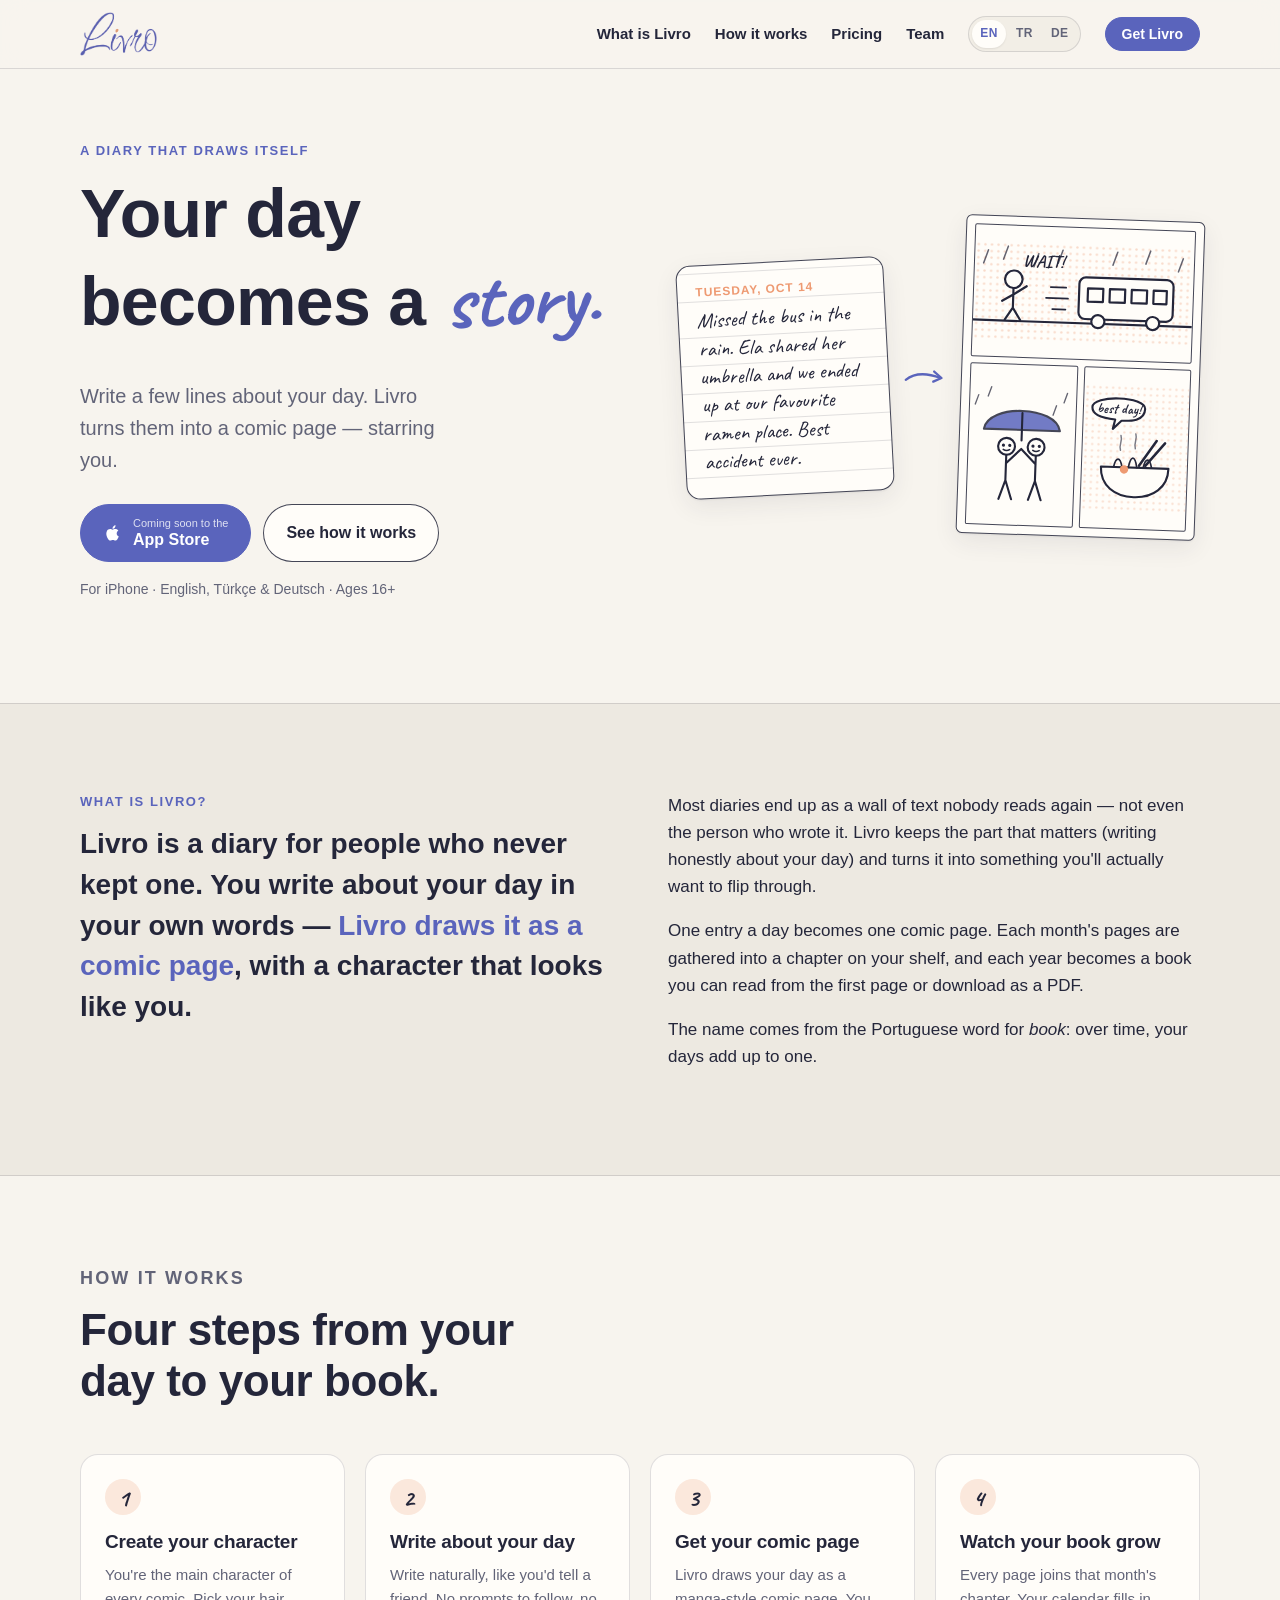
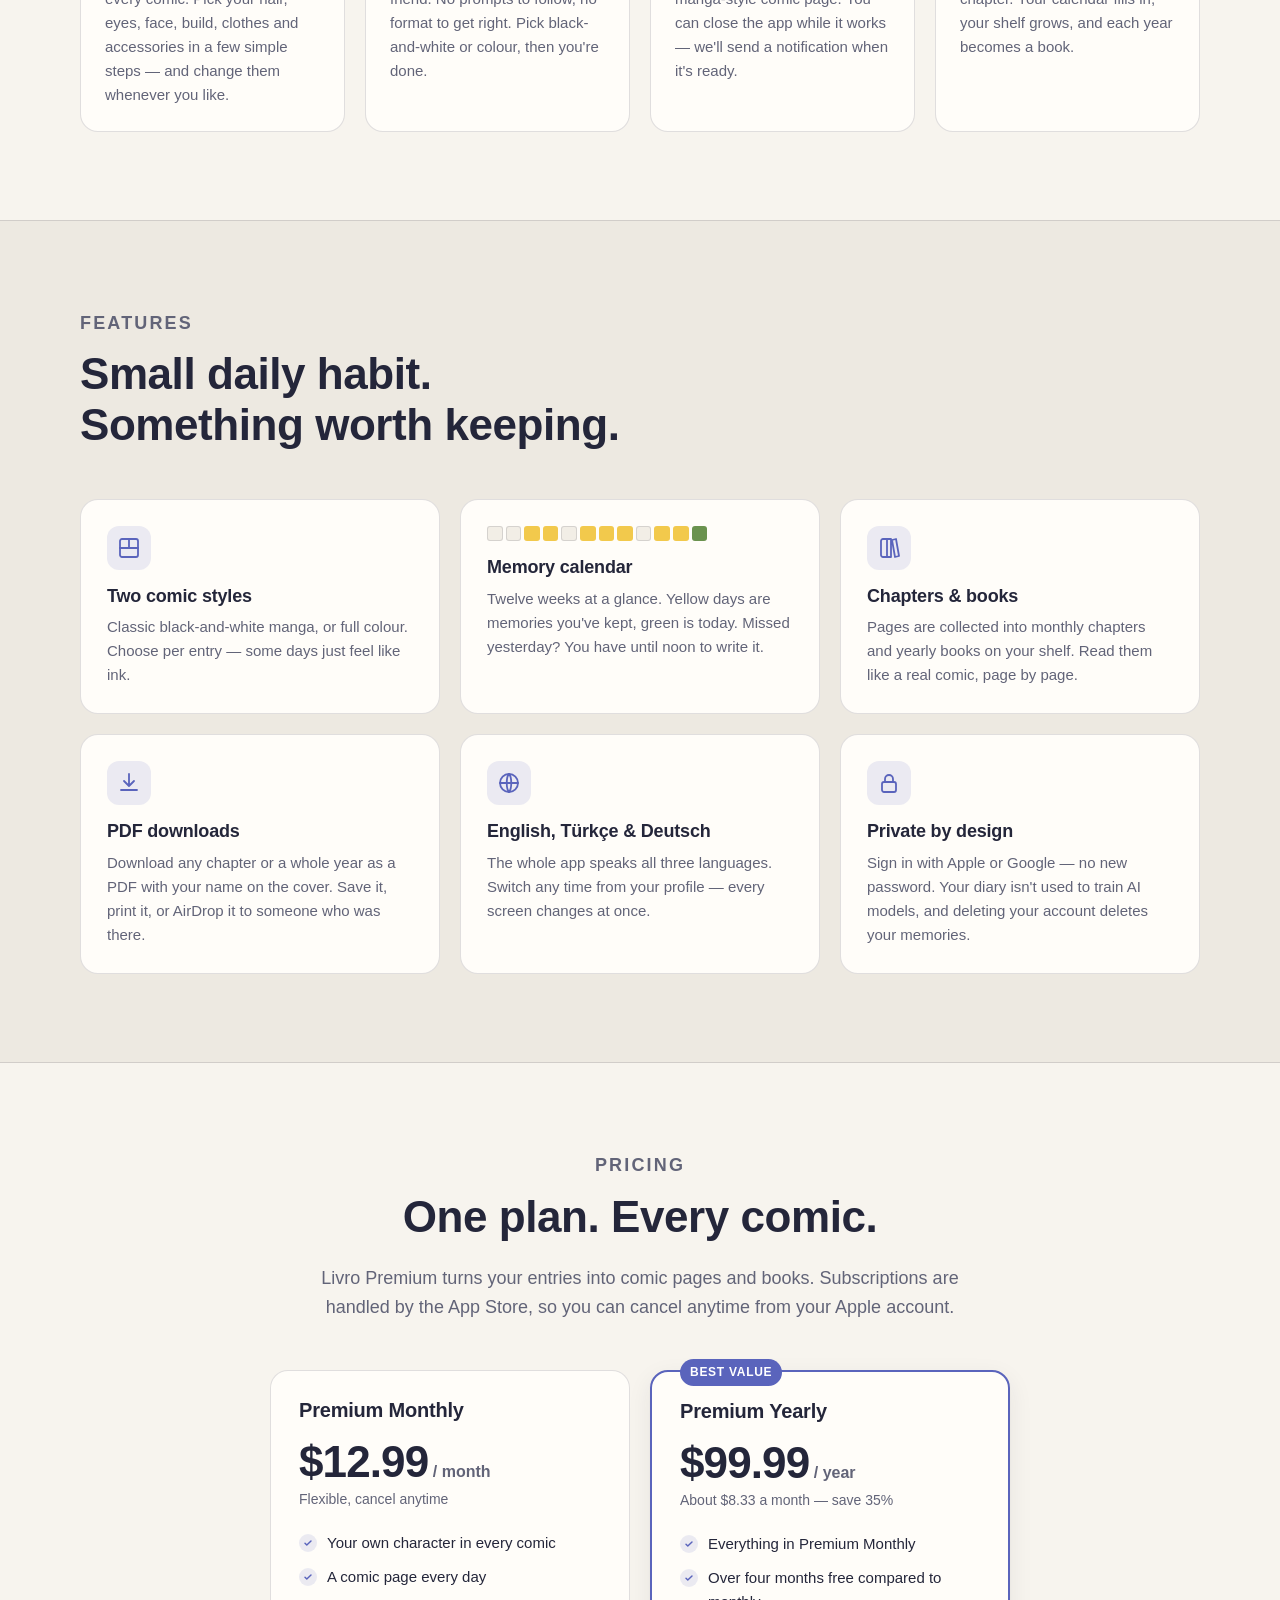
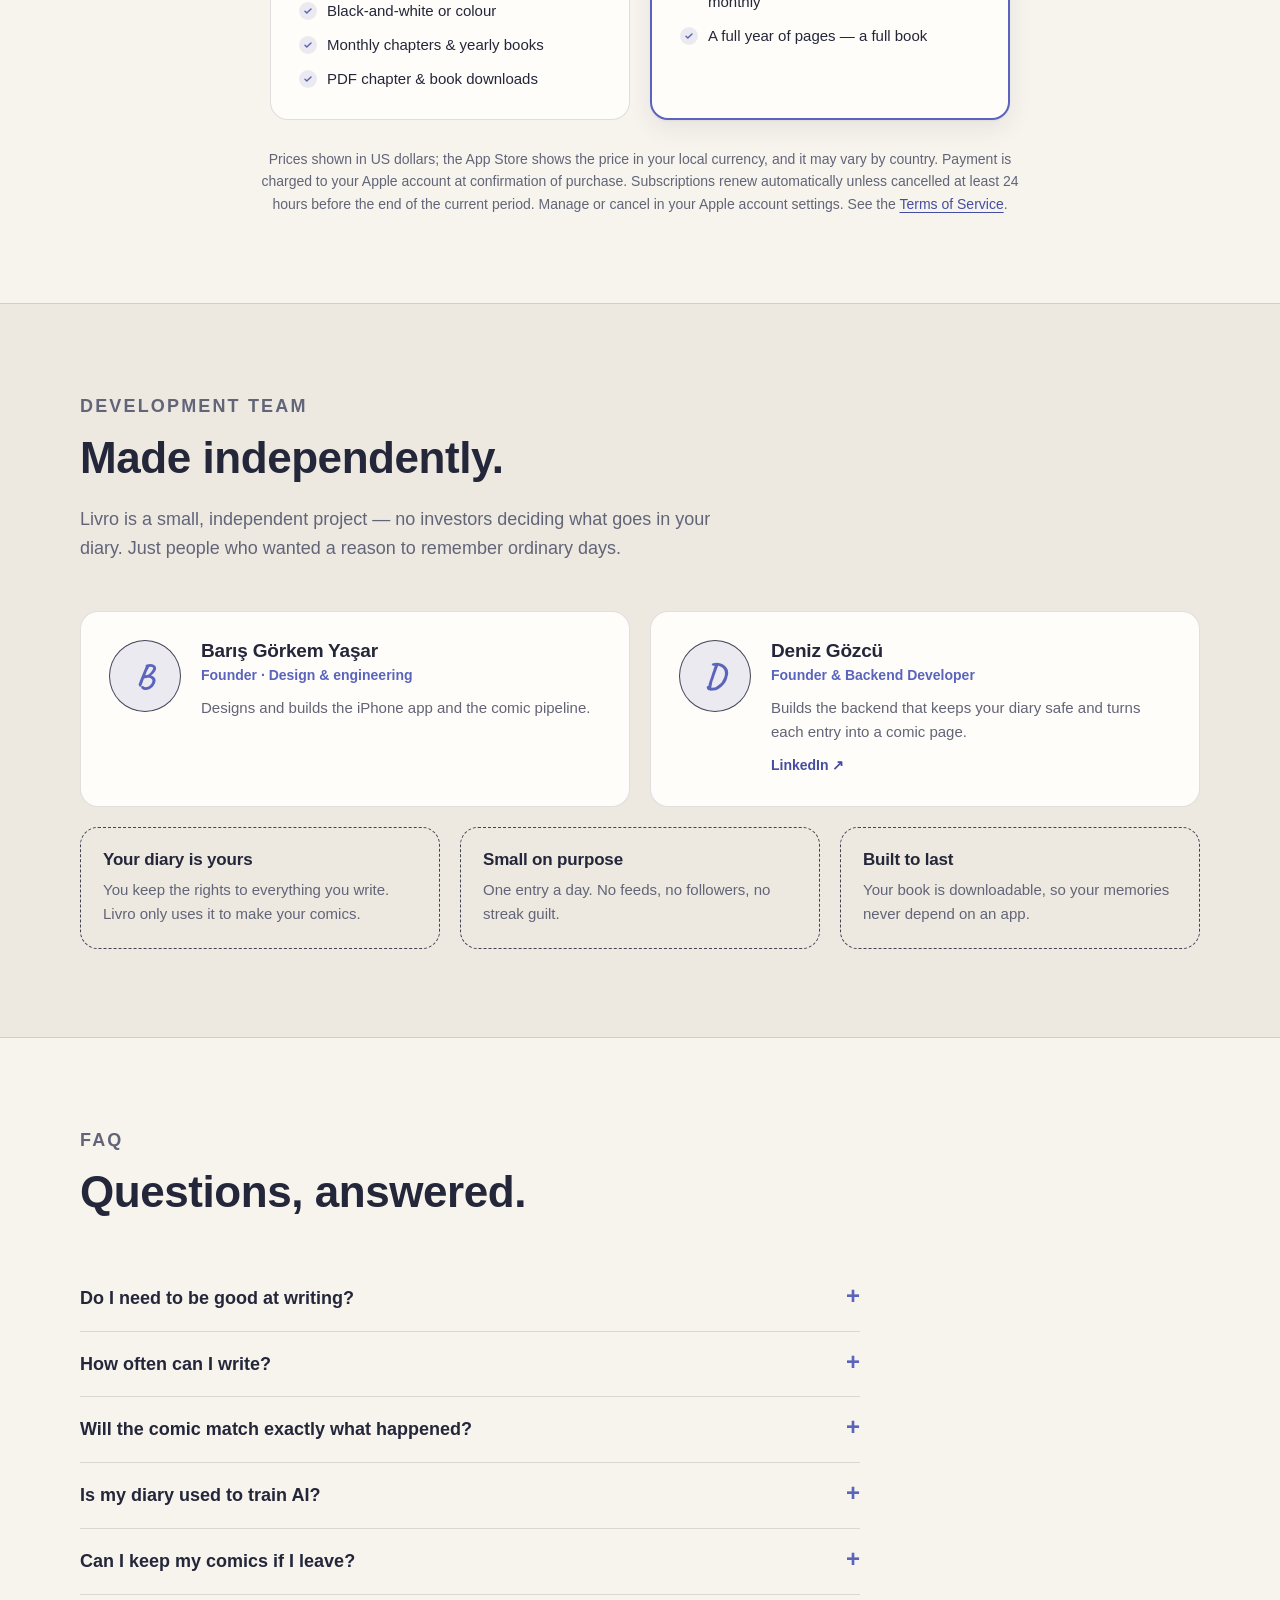
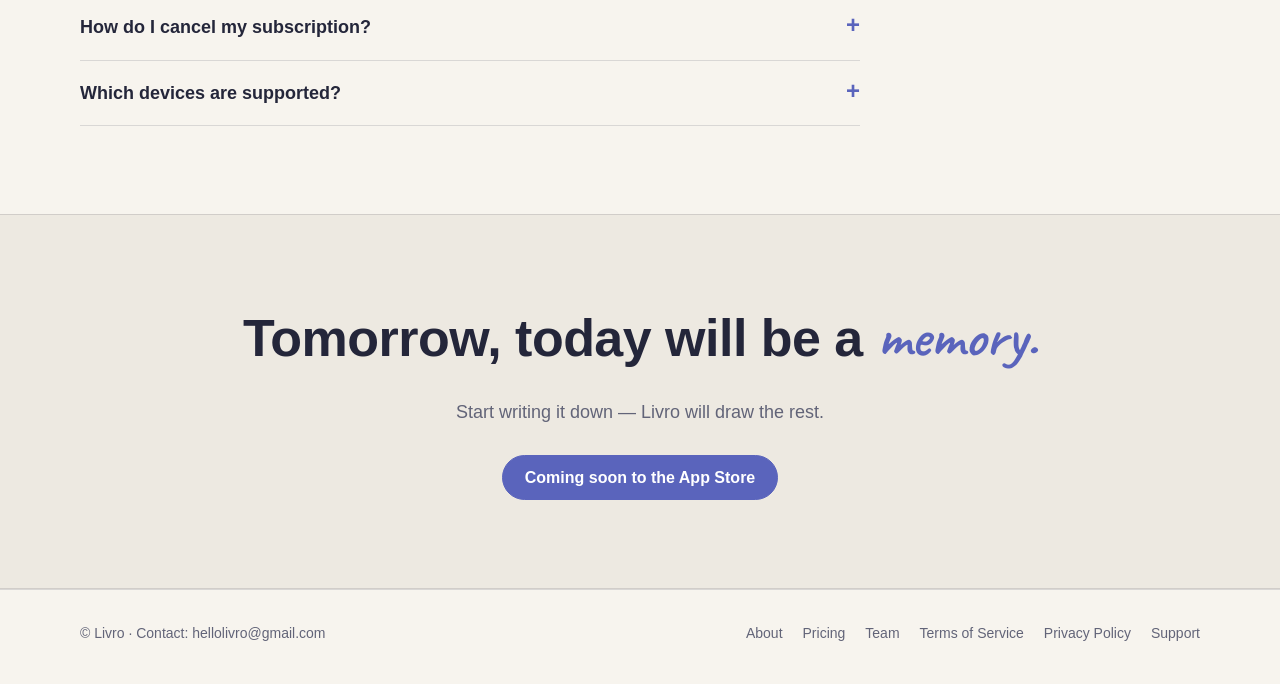
<file: index.html>
<!doctype html>
<html lang="en">
<head>
<meta charset="utf-8">
<meta name="viewport" content="width=device-width, initial-scale=1">
<title>Livro — Your day becomes a story</title>
<meta name="description" content="Livro turns your daily diary into comic pages. Write about your day, and Livro draws it — with you as the main character. Every month becomes a chapter, every year a book.">
<meta property="og:title" content="Livro — Your day becomes a story">
<meta property="og:description" content="Write about your day. Livro turns it into a comic page starring you.">
<meta property="og:image" content="assets/livro-wordmark.png">
<meta name="theme-color" content="#f7f4ee">
<link rel="alternate" hreflang="en" href="index.html">
<link rel="alternate" hreflang="tr" href="tr/index.html">
<link rel="alternate" hreflang="de" href="de/index.html">
<link rel="alternate" hreflang="x-default" href="index.html">
<link rel="icon" href="assets/favicon.svg" type="image/svg+xml">
<link rel="stylesheet" href="styles.css">
<script>
(function () {
  try {
    if (localStorage.getItem('livro-lang')) return;
    var supported = ["tr", "de"];
    var prefs = navigator.languages || [navigator.language || ''];
    for (var i = 0; i < prefs.length; i++) {
      var code = (prefs[i] || '').slice(0, 2).toLowerCase();
      if (code === "en") return;
      if (supported.indexOf(code) !== -1) { location.replace(code + '/' + location.hash); return; }
    }
  } catch (e) {}
})();
</script>
</head>
<body>

<!-- Shared drawing defs: the manga screentone used in the comic panels. -->
<svg width="0" height="0" style="position:absolute" aria-hidden="true">
  <defs>
    <pattern id="tone" width="6" height="6" patternUnits="userSpaceOnUse">
      <circle cx="3" cy="3" r="1.1" fill="var(--apricot)"/>
    </pattern>
  </defs>
</svg>

<header class="site-header">
  <div class="wrap nav">
    <a class="brand" href="#top" aria-label="Livro home"><img src="assets/livro-wordmark.png" alt="Livro" width="83" height="48"></a>
    <nav aria-label="Main">
      <a href="#about">What is Livro</a>
      <a href="#how">How it works</a>
      <a href="#pricing">Pricing</a>
      <a href="#team">Team</a>
      <span class="lang-switch" role="group" aria-label="Language"><a href="index.html" hreflang="en" lang="en" title="English" data-lang="en" aria-current="true">EN</a><a href="tr/index.html" hreflang="tr" lang="tr" title="Türkçe" data-lang="tr">TR</a><a href="de/index.html" hreflang="de" lang="de" title="Deutsch" data-lang="de">DE</a></span><script>document.querySelectorAll('.lang-switch a').forEach(a=>a.addEventListener('click',()=>{try{localStorage.setItem('livro-lang',a.dataset.lang)}catch(e){}}))</script>
      <a class="btn btn-primary" href="#download">Get Livro</a>
    </nav>
  </div>
</header>

<main id="top">

  <!-- Hero -->
  <section class="hero">
    <div class="wrap hero-grid">
      <div>
        <p class="eyebrow">A diary that draws itself</p>
        <h1>Your day becomes a <span class="hand">story.</span></h1>
        <p class="lede">Write a few lines about your day. Livro turns them into a comic page — starring you.</p>
        <div class="hero-actions" id="download">
          <a class="btn btn-primary" href="#" aria-disabled="true">
            <svg viewBox="0 0 24 24" fill="currentColor" aria-hidden="true"><path d="M16.4 12.6c0-2.4 2-3.5 2-3.6-1.1-1.6-2.8-1.8-3.4-1.8-1.4-.2-2.8.8-3.5.8-.7 0-1.8-.8-3-.8-1.5 0-3 .9-3.8 2.3-1.6 2.8-.4 7 1.2 9.3.8 1.1 1.7 2.4 2.9 2.3 1.2 0 1.6-.7 3-.7s1.8.7 3 .7c1.3 0 2.1-1.1 2.8-2.3.9-1.3 1.3-2.6 1.3-2.6s-2.5-1-2.5-3.6zM14.1 5.6c.6-.8 1.1-1.8 1-2.9-.9 0-2 .6-2.7 1.4-.6.7-1.1 1.8-1 2.8 1 .1 2.1-.5 2.7-1.3z"/></svg>
            <span><small>Coming soon to the</small>App Store</span>
          </a>
          <a class="btn" href="#how">See how it works</a>
        </div>
        <p class="hero-note">For iPhone · English, Türkçe &amp; Deutsch · Ages 16+</p>
      </div>

      <div class="transform" role="img" aria-label="A handwritten diary entry turning into a three-panel comic page">
        <div class="diary-card">
          <div class="date">Tuesday, Oct 14</div>
          Missed the bus in the rain. Ela shared her umbrella and we ended up at our favourite ramen place. Best accident ever.
        </div>
        <svg class="arrow" viewBox="0 0 48 24" fill="none" stroke="currentColor" stroke-width="2.5" stroke-linecap="round" stroke-linejoin="round" aria-hidden="true"><path d="M3 14c10-8 22-8 38-2"/><path d="M34 5l8 7-9 4"/></svg>
        <div class="comic-page">
          <!-- Panel 1: the bus leaves in the rain -->
          <div class="panel wide">
            <svg viewBox="0 0 200 90" fill="none" stroke="var(--ink)" stroke-width="2" stroke-linecap="round" stroke-linejoin="round">
              <rect class="tone" x="0" y="0" width="200" height="90" stroke="none" opacity=".35"/>
              <path d="M0 72h200" />
              <rect x="96" y="30" width="86" height="38" rx="6" fill="var(--surface)"/>
              <path d="M104 40h14v12h-14zM124 40h14v12h-14zM144 40h14v12h-14zM164 40h12v12h-12z"/>
              <circle cx="114" cy="70" r="6" fill="var(--surface)"/><circle cx="164" cy="70" r="6" fill="var(--surface)"/>
              <path d="M84 40h-14M86 50h-20M84 60h-12" stroke-width="1.6"/>
              <circle cx="36" cy="34" r="8" fill="var(--surface)"/>
              <path d="M36 42v18M36 48l-10 6M36 48l12-8M36 60l-7 11M36 60l7 11"/>
              <path d="M12 8l-4 12M30 4l-4 12M58 10l-4 12M80 6l-4 12M130 6l-4 12M160 4l-4 12M190 10l-4 12" stroke-width="1.4" opacity=".7"/>
              <text x="44" y="22" font-family="var(--hand)" font-size="16" font-weight="700" fill="var(--ink)" stroke="none">WAIT!</text>
            </svg>
          </div>
          <!-- Panel 2: sharing the umbrella -->
          <div class="panel">
            <svg viewBox="0 0 100 120" fill="none" stroke="var(--ink)" stroke-width="2" stroke-linecap="round" stroke-linejoin="round">
              <path d="M14 46c4-24 68-24 72 0z" fill="var(--indigo)" opacity=".85" stroke="var(--ink)"/>
              <path d="M50 30v26"/>
              <circle cx="36" cy="62" r="8" fill="var(--surface)"/>
              <circle cx="64" cy="62" r="8" fill="var(--surface)"/>
              <path d="M36 70v24M64 70v24M36 78l14-14M64 78l-14-14M36 94l-6 18M36 94l6 18M64 94l-6 18M64 94l6 18"/>
              <path d="M33 61h0M39 61h0M61 61h0M67 61h0" stroke-width="3"/>
              <path d="M33 65q3 2 6 0M61 65q3 2 6 0" stroke-width="1.5"/>
              <path d="M8 14l-3 9M92 10l-3 9M20 6l-3 9M82 22l-3 9" stroke-width="1.3" opacity=".7"/>
            </svg>
          </div>
          <!-- Panel 3: ramen -->
          <div class="panel">
            <svg viewBox="0 0 100 120" fill="none" stroke="var(--ink)" stroke-width="2" stroke-linecap="round" stroke-linejoin="round">
              <rect class="tone" x="0" y="0" width="100" height="120" stroke="none" opacity=".3"/>
              <path d="M8 22c0-12 50-12 50 0s-14 12-22 12l-8 8 2-9C14 32 8 28 8 22z" fill="var(--surface)"/>
              <text x="33" y="27" text-anchor="middle" font-family="var(--hand)" font-size="13" font-weight="700" fill="var(--ink)" stroke="none">best day!</text>
              <path d="M18 78h64c0 18-14 28-32 28S18 96 18 78z" fill="var(--surface)"/>
              <path d="M30 78c2-10 6-10 8 0M44 78c2-12 6-12 8 0M58 78c2-10 6-10 8 0" stroke-width="1.6"/>
              <path d="M70 52l-16 24M78 54l-18 22" stroke-width="2.4"/>
              <path d="M36 62c-2-6 2-8 0-14M50 60c-2-6 2-8 0-14" stroke-width="1.4" opacity=".6"/>
              <circle cx="40" cy="80" r="4" fill="var(--apricot)" stroke="none"/>
            </svg>
          </div>
        </div>
      </div>
    </div>
  </section>

  <!-- What is Livro -->
  <section id="about" class="band">
    <div class="wrap about-grid">
      <div>
        <p class="eyebrow">What is Livro?</p>
        <p class="big">Livro is a diary for people who never kept one. You write about your day in your own words — <em>Livro draws it as a comic page</em>, with a character that looks like you.</p>
      </div>
      <div>
        <p>Most diaries end up as a wall of text nobody reads again — not even the person who wrote it. Livro keeps the part that matters (writing honestly about your day) and turns it into something you'll actually want to flip through.</p>
        <p>One entry a day becomes one comic page. Each month's pages are gathered into a chapter on your shelf, and each year becomes a book you can read from the first page or download as a PDF.</p>
        <p>The name comes from the Portuguese word for <em>book</em>: over time, your days add up to one.</p>
      </div>
    </div>
  </section>

  <!-- How it works -->
  <section id="how">
    <div class="wrap">
      <div class="section-head">
        <p class="eyebrow">How it works</p>
        <h2>Four steps from your day to your book.</h2>
      </div>
      <ol class="steps">
        <li class="step">
          <h3>Create your character</h3>
          <p>You're the main character of every comic. Pick your hair, eyes, face, build, clothes and accessories in a few simple steps — and change them whenever you like.</p>
        </li>
        <li class="step">
          <h3>Write about your day</h3>
          <p>Write naturally, like you'd tell a friend. No prompts to follow, no format to get right. Pick black-and-white or colour, then you're done.</p>
        </li>
        <li class="step">
          <h3>Get your comic page</h3>
          <p>Livro draws your day as a manga-style comic page. You can close the app while it works — we'll send a notification when it's ready.</p>
        </li>
        <li class="step">
          <h3>Watch your book grow</h3>
          <p>Every page joins that month's chapter. Your calendar fills in, your shelf grows, and each year becomes a book.</p>
        </li>
      </ol>
    </div>
  </section>

  <!-- Features -->
  <section id="features" class="band">
    <div class="wrap">
      <div class="section-head">
        <p class="eyebrow">Features</p>
        <h2>Small daily habit. Something worth keeping.</h2>
      </div>
      <div class="features">
        <div class="feature">
          <div class="icon"><svg viewBox="0 0 24 24" fill="none" stroke="currentColor" stroke-width="1.8" stroke-linecap="round" stroke-linejoin="round"><rect x="3" y="3" width="18" height="18" rx="2"/><path d="M3 12h18M12 3v9"/></svg></div>
          <h3>Two comic styles</h3>
          <p>Classic black-and-white manga, or full colour. Choose per entry — some days just feel like ink.</p>
        </div>
        <div class="feature">
          <div class="mini-cal" aria-hidden="true">
            <i></i><i></i><i class="y"></i><i class="y"></i><i></i><i class="y"></i><i class="y"></i><i class="y"></i><i></i><i class="y"></i><i class="y"></i><i class="t"></i>
          </div>
          <h3>Memory calendar</h3>
          <p>Twelve weeks at a glance. Yellow days are memories you've kept, green is today. Missed yesterday? You have until noon to write it.</p>
        </div>
        <div class="feature">
          <div class="icon"><svg viewBox="0 0 24 24" fill="none" stroke="currentColor" stroke-width="1.8" stroke-linecap="round" stroke-linejoin="round"><path d="M4 19V5a2 2 0 0 1 2-2h4v18H6a2 2 0 0 1-2-2zM10 3h4v18h-4zM15 4l4-1 3 17-4 1z"/></svg></div>
          <h3>Chapters &amp; books</h3>
          <p>Pages are collected into monthly chapters and yearly books on your shelf. Read them like a real comic, page by page.</p>
        </div>
        <div class="feature">
          <div class="icon"><svg viewBox="0 0 24 24" fill="none" stroke="currentColor" stroke-width="1.8" stroke-linecap="round" stroke-linejoin="round"><path d="M12 3v12M7 10l5 5 5-5M4 19h16"/></svg></div>
          <h3>PDF downloads</h3>
          <p>Download any chapter or a whole year as a PDF with your name on the cover. Save it, print it, or AirDrop it to someone who was there.</p>
        </div>
        <div class="feature">
          <div class="icon"><svg viewBox="0 0 24 24" fill="none" stroke="currentColor" stroke-width="1.8" stroke-linecap="round" stroke-linejoin="round"><circle cx="12" cy="12" r="9"/><path d="M3 12h18M12 3c3 3 3 15 0 18M12 3c-3 3-3 15 0 18"/></svg></div>
          <h3>English, Türkçe &amp; Deutsch</h3>
          <p>The whole app speaks all three languages. Switch any time from your profile — every screen changes at once.</p>
        </div>
        <div class="feature">
          <div class="icon"><svg viewBox="0 0 24 24" fill="none" stroke="currentColor" stroke-width="1.8" stroke-linecap="round" stroke-linejoin="round"><rect x="5" y="11" width="14" height="10" rx="2"/><path d="M8 11V8a4 4 0 0 1 8 0v3"/></svg></div>
          <h3>Private by design</h3>
          <p>Sign in with Apple or Google — no new password. Your diary isn't used to train AI models, and deleting your account deletes your memories.</p>
        </div>
      </div>
    </div>
  </section>

  <!-- Pricing -->
  <section id="pricing">
    <div class="wrap">
      <div class="section-head">
        <p class="eyebrow">Pricing</p>
        <h2>One plan. Every comic.</h2>
        <p>Livro Premium turns your entries into comic pages and books. Subscriptions are handled by the App Store, so you can cancel anytime from your Apple account.</p>
      </div>
      <div class="plans two">
        <div class="plan">
          <h3>Premium Monthly</h3>
          <div class="price">$12.99<span> / month</span></div>
          <div class="sub">Flexible, cancel anytime</div>
          <ul>
            <li>Your own character in every comic</li>
            <li>A comic page every day</li>
            <li>Black-and-white or colour</li>
            <li>Monthly chapters &amp; yearly books</li>
            <li>PDF chapter &amp; book downloads</li>
          </ul>
        </div>
        <div class="plan featured">
          <span class="tag">Best value</span>
          <h3>Premium Yearly</h3>
          <div class="price">$99.99<span> / year</span></div>
          <div class="sub">About $8.33 a month — save 35%</div>
          <ul>
            <li>Everything in Premium Monthly</li>
            <li>Over four months free compared to monthly</li>
            <li>A full year of pages — a full book</li>
          </ul>
        </div>
      </div>
      <p class="pricing-note">Prices shown in US dollars; the App Store shows the price in your local currency, and it may vary by country. Payment is charged to your Apple account at confirmation of purchase. Subscriptions renew automatically unless cancelled at least 24 hours before the end of the current period. Manage or cancel in your Apple account settings. See the <a href="terms.html#section-11">Terms of Service</a>.</p>
    </div>
  </section>

  <!-- Team -->
  <section id="team" class="band">
    <div class="wrap">
      <div class="section-head">
        <p class="eyebrow">Development team</p>
        <h2>Made independently.</h2>
        <p>Livro is a small, independent project — no investors deciding what goes in your diary. Just people who wanted a reason to remember ordinary days.</p>
      </div>
      <div class="team">
        <div class="member">
          <div class="avatar" aria-hidden="true">B</div>
          <div>
            <h3>Barış Görkem Yaşar</h3>
            <div class="role">Founder · Design &amp; engineering</div>
            <p>Designs and builds the iPhone app and the comic pipeline.</p>
          </div>
        </div>
        <div class="member">
          <div class="avatar" aria-hidden="true">D</div>
          <div>
            <h3><a href="https://www.linkedin.com/in/denizgozcu/" target="_blank" rel="noopener">Deniz Gözcü</a></h3>
            <div class="role">Founder &amp; Backend Developer</div>
            <p>Builds the backend that keeps your diary safe and turns each entry into a comic page.</p>
            <a class="member-link" href="https://www.linkedin.com/in/denizgozcu/" target="_blank" rel="noopener">LinkedIn ↗</a>
          </div>
        </div>
      </div>
      <div class="values">
        <div class="value">
          <h3>Your diary is yours</h3>
          <p>You keep the rights to everything you write. Livro only uses it to make your comics.</p>
        </div>
        <div class="value">
          <h3>Small on purpose</h3>
          <p>One entry a day. No feeds, no followers, no streak guilt.</p>
        </div>
        <div class="value">
          <h3>Built to last</h3>
          <p>Your book is downloadable, so your memories never depend on an app.</p>
        </div>
      </div>
    </div>
  </section>

  <!-- FAQ -->
  <section id="faq">
    <div class="wrap">
      <div class="section-head">
        <p class="eyebrow">FAQ</p>
        <h2>Questions, answered.</h2>
      </div>
      <div class="faq">
        <details><summary>Do I need to be good at writing?</summary><p>Not at all. Write the way you'd text a friend — a few sentences is enough. Livro works out the scenes, the people and the mood.</p></details>
        <details><summary>How often can I write?</summary><p>Once a day — one entry becomes one comic page. Before noon you can still write about yesterday, in case the day got away from you.</p></details>
        <details><summary>Will the comic match exactly what happened?</summary><p>Livro uses AI to draw your day, so it's an interpretation, not a photograph. It may picture a place or a moment differently from how you remember it — that's part of the charm.</p></details>
        <details><summary>Is my diary used to train AI?</summary><p>No. Livro doesn't train its own models on your diary and doesn't opt your content into third-party training. The <a href="privacy.html">Privacy Policy</a> explains exactly what is sent where, and why.</p></details>
        <details><summary>Can I keep my comics if I leave?</summary><p>Yes. Premium members can download any chapter or a whole year as a PDF. We recommend downloading the pages you love before deleting your account, because deletion is permanent.</p></details>
        <details><summary>How do I cancel my subscription?</summary><p>In the app, go to Profile → Premium (or Settings → Subscription), which opens Apple's subscription page. You can also cancel from your Apple account settings. Premium stays active until the end of the period you've paid for.</p></details>
        <details><summary>Which devices are supported?</summary><p>Livro is an iPhone app, available through the Apple App Store, for anyone aged 16 and older.</p></details>
      </div>
    </div>
  </section>

  <!-- CTA -->
  <section class="cta band">
    <div class="wrap">
      <h2>Tomorrow, today will be a <span class="hand">memory.</span></h2>
      <p>Start writing it down — Livro will draw the rest.</p>
      <div class="hero-actions">
        <a class="btn btn-primary" href="#" aria-disabled="true">Coming soon to the App Store</a>
      </div>
    </div>
  </section>

</main>

<footer class="site-footer">
  <div class="wrap footer-row">
    <span>© Livro · Contact: <a href="mailto:hellolivro@gmail.com">hellolivro@gmail.com</a></span>
    <nav aria-label="Footer">
      <a href="index.html#about">About</a>
      <a href="index.html#pricing">Pricing</a>
      <a href="index.html#team">Team</a>
      <a href="terms.html">Terms of Service</a>
      <a href="privacy.html">Privacy Policy</a>
      <a href="support.html">Support</a>
    </nav>
  </div>
</footer>

<script>
  // The App Store link isn't live yet; keep the buttons from jumping to the top.
  document.querySelectorAll('a[aria-disabled="true"]').forEach(a =>
    a.addEventListener('click', e => e.preventDefault()));
</script>
</body>
</html>
</file>
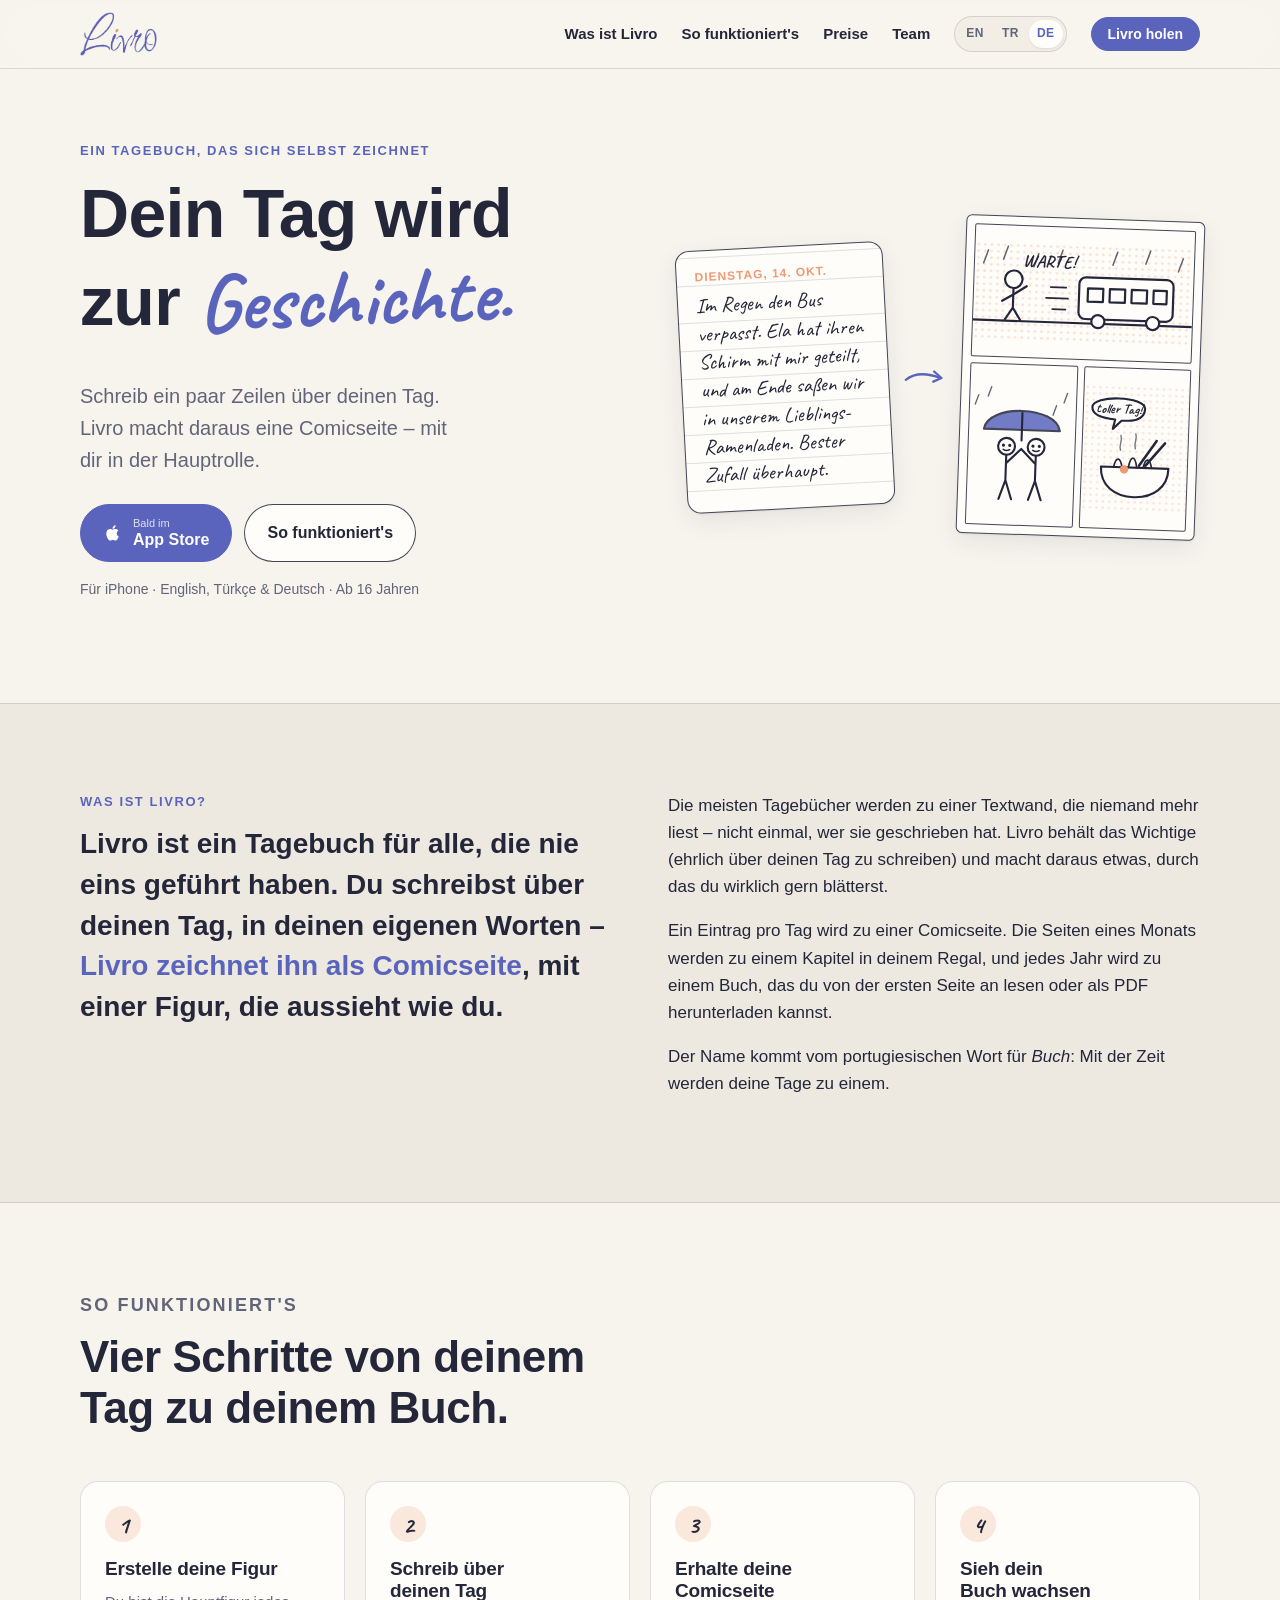
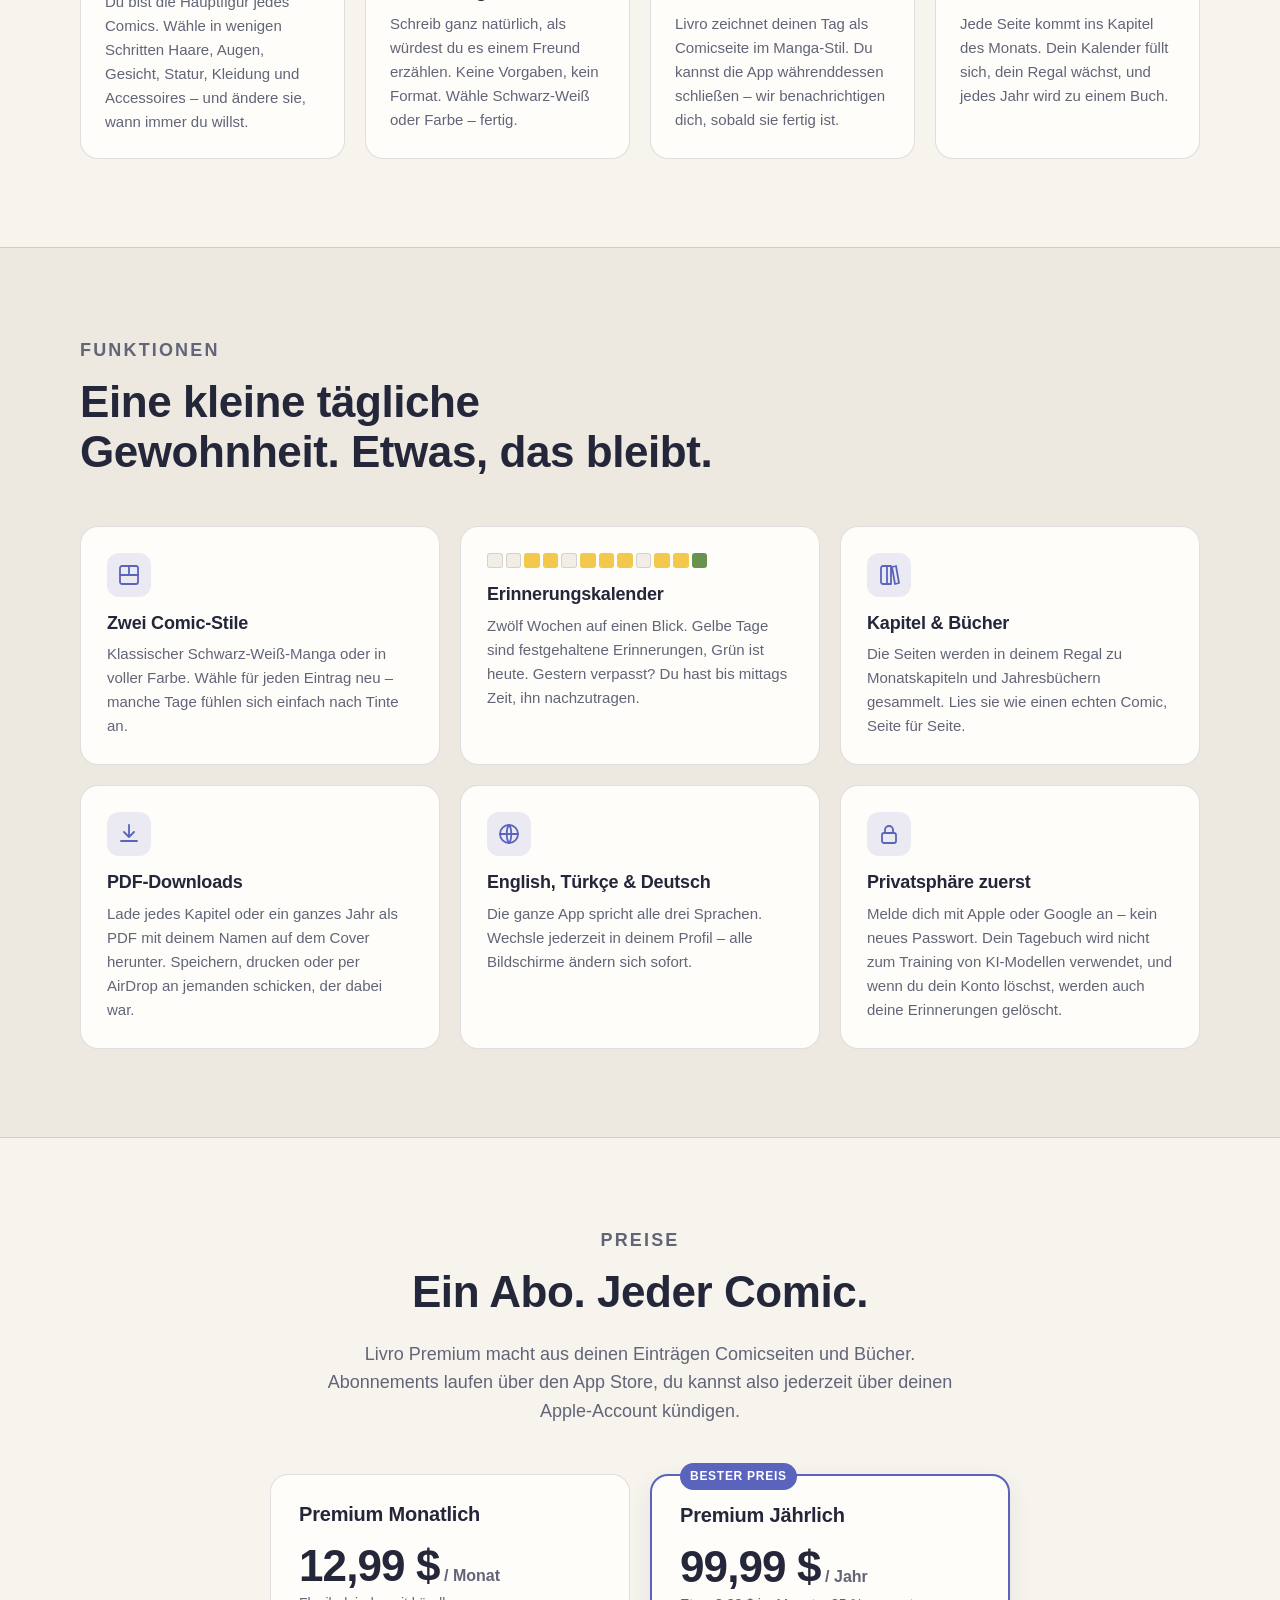
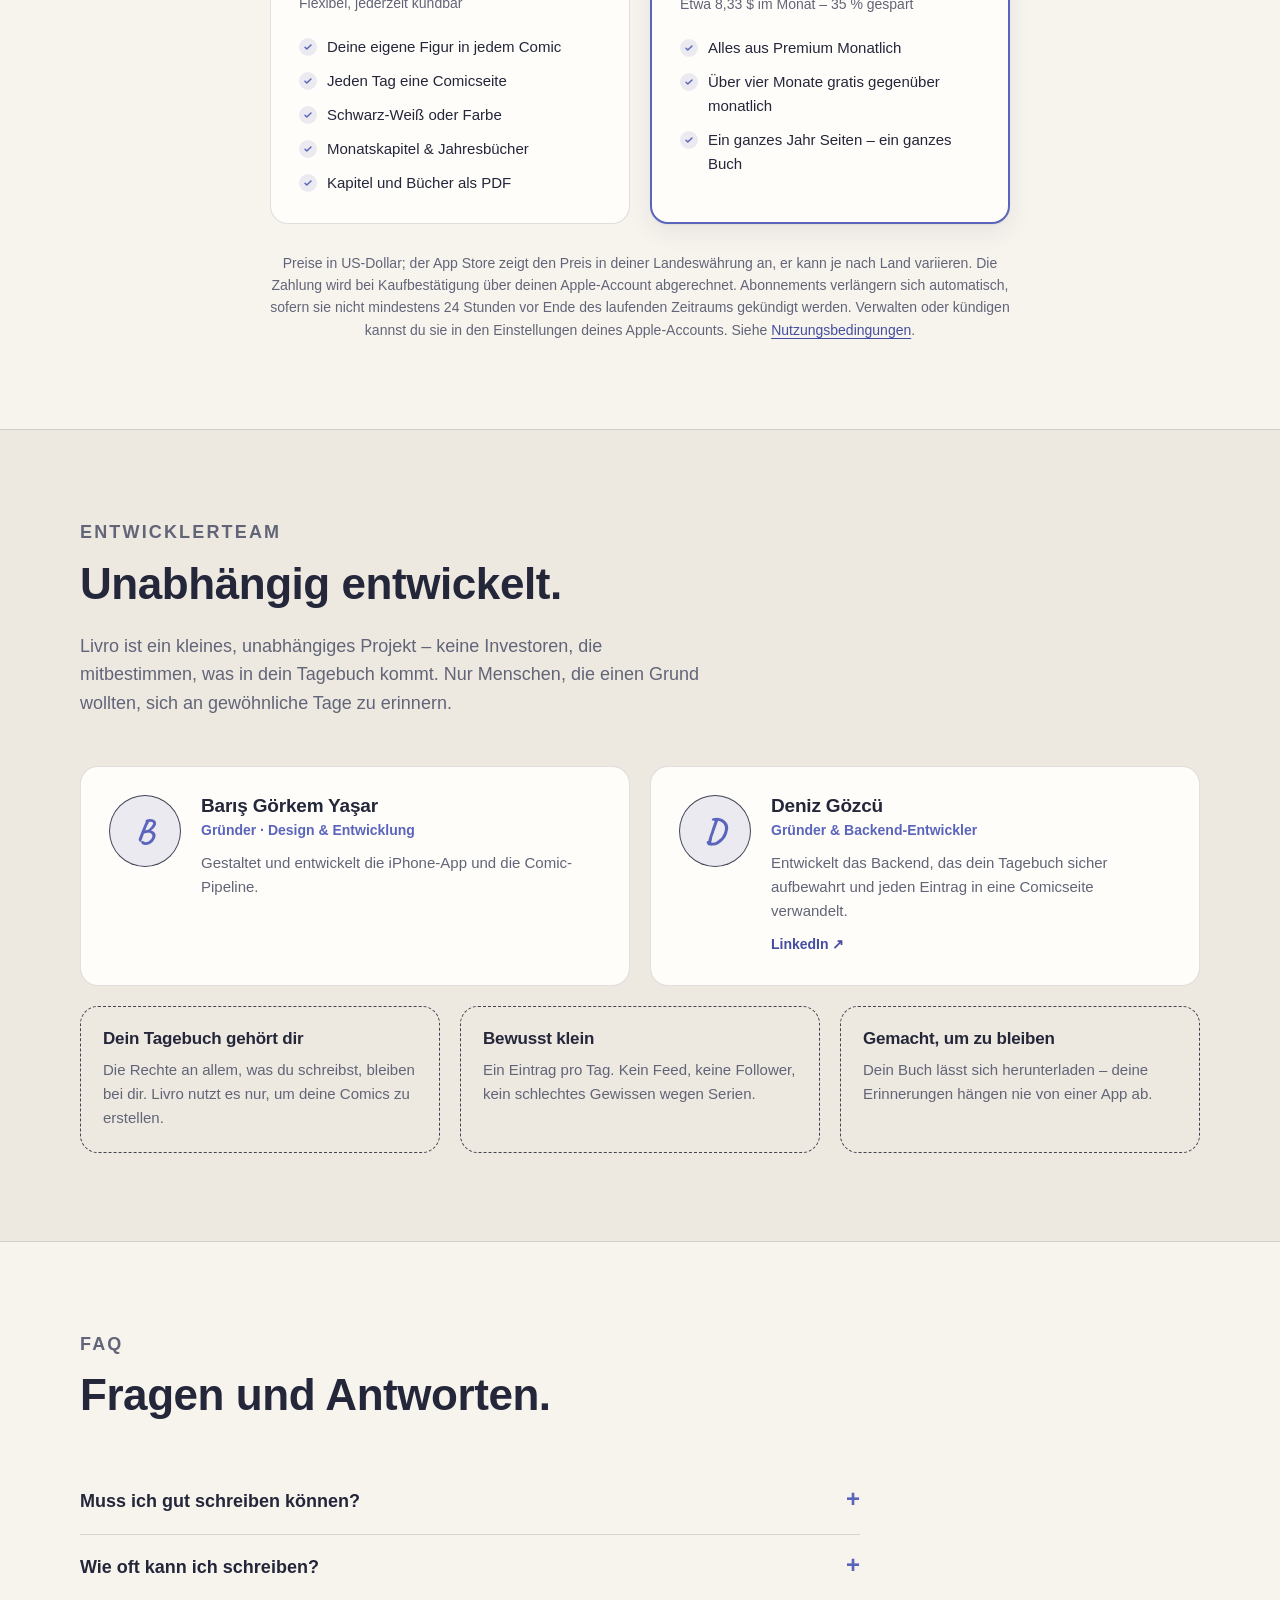
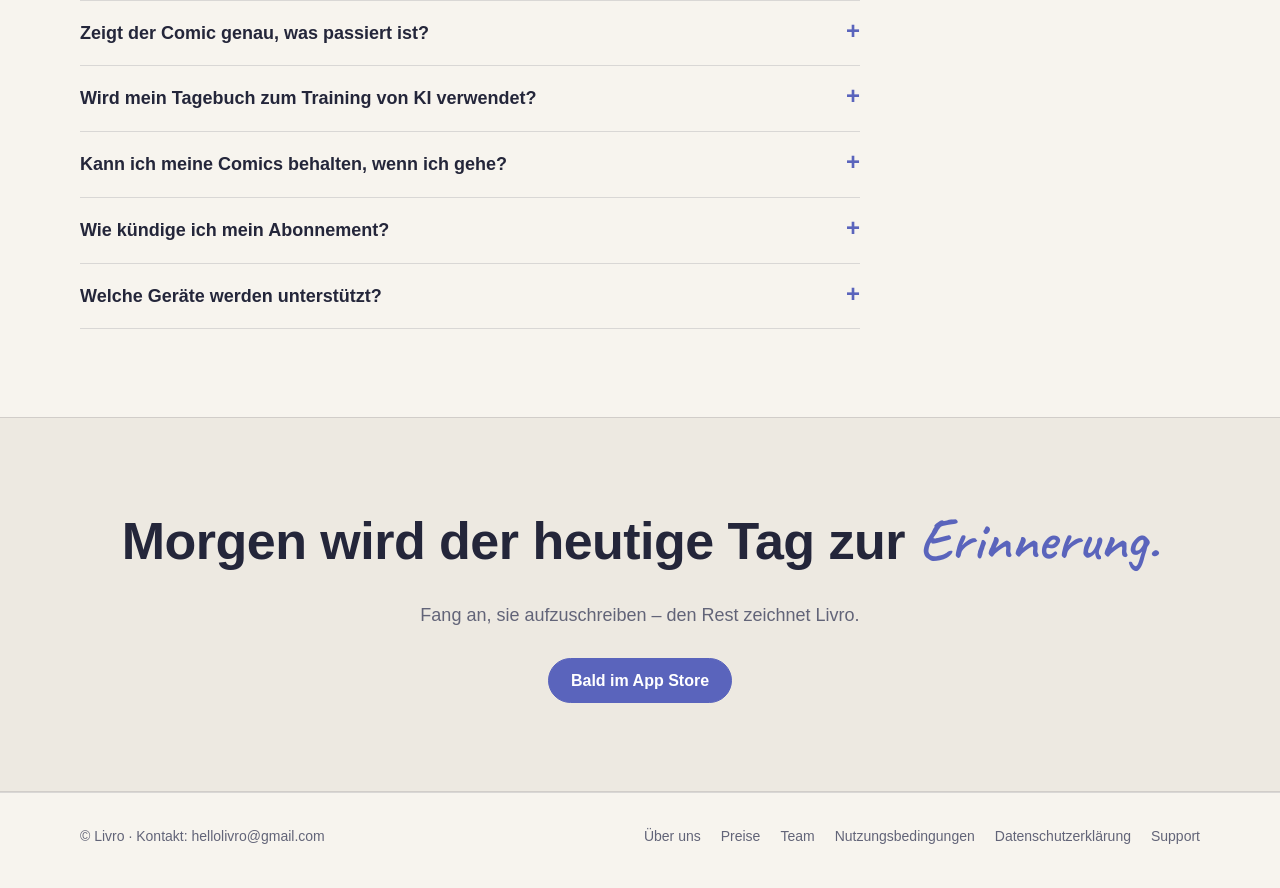
<file: de/index.html>
<!doctype html>
<html lang="de">
<head>
<meta charset="utf-8">
<meta name="viewport" content="width=device-width, initial-scale=1">
<title>Livro — Dein Tag wird zur Geschichte</title>
<meta name="description" content="Livro verwandelt dein Tagebuch in Comicseiten. Schreib über deinen Tag, und Livro zeichnet ihn – mit dir als Hauptfigur. Jeder Monat wird ein Kapitel, jedes Jahr ein Buch.">
<meta property="og:title" content="Livro — Dein Tag wird zur Geschichte">
<meta property="og:description" content="Schreib über deinen Tag. Livro macht daraus eine Comicseite mit dir in der Hauptrolle.">
<meta property="og:image" content="../assets/livro-wordmark.png">
<meta name="theme-color" content="#f7f4ee">
<link rel="alternate" hreflang="en" href="../index.html">
<link rel="alternate" hreflang="tr" href="../tr/index.html">
<link rel="alternate" hreflang="de" href="../de/index.html">
<link rel="alternate" hreflang="x-default" href="../index.html">
<link rel="icon" href="../assets/favicon.svg" type="image/svg+xml">
<link rel="stylesheet" href="../styles.css">

</head>
<body>

<!-- Shared drawing defs: the manga screentone used in the comic panels. -->
<svg width="0" height="0" style="position:absolute" aria-hidden="true">
  <defs>
    <pattern id="tone" width="6" height="6" patternUnits="userSpaceOnUse">
      <circle cx="3" cy="3" r="1.1" fill="var(--apricot)"/>
    </pattern>
  </defs>
</svg>

<header class="site-header">
  <div class="wrap nav">
    <a class="brand" href="#top" aria-label="Livro Startseite"><img src="../assets/livro-wordmark.png" alt="Livro" width="83" height="48"></a>
    <nav aria-label="Hauptmenü">
      <a href="#about">Was ist Livro</a>
      <a href="#how">So funktioniert's</a>
      <a href="#pricing">Preise</a>
      <a href="#team">Team</a>
      <span class="lang-switch" role="group" aria-label="Sprache"><a href="../index.html" hreflang="en" lang="en" title="English" data-lang="en">EN</a><a href="../tr/index.html" hreflang="tr" lang="tr" title="Türkçe" data-lang="tr">TR</a><a href="../de/index.html" hreflang="de" lang="de" title="Deutsch" data-lang="de" aria-current="true">DE</a></span><script>document.querySelectorAll('.lang-switch a').forEach(a=>a.addEventListener('click',()=>{try{localStorage.setItem('livro-lang',a.dataset.lang)}catch(e){}}))</script>
      <a class="btn btn-primary" href="#download">Livro holen</a>
    </nav>
  </div>
</header>

<main id="top">

  <!-- Hero -->
  <section class="hero">
    <div class="wrap hero-grid">
      <div>
        <p class="eyebrow">Ein Tagebuch, das sich selbst zeichnet</p>
        <h1>Dein Tag wird zur <span class="hand">Geschichte.</span></h1>
        <p class="lede">Schreib ein paar Zeilen über deinen Tag. Livro macht daraus eine Comicseite – mit dir in der Hauptrolle.</p>
        <div class="hero-actions" id="download">
          <a class="btn btn-primary" href="#" aria-disabled="true">
            <svg viewBox="0 0 24 24" fill="currentColor" aria-hidden="true"><path d="M16.4 12.6c0-2.4 2-3.5 2-3.6-1.1-1.6-2.8-1.8-3.4-1.8-1.4-.2-2.8.8-3.5.8-.7 0-1.8-.8-3-.8-1.5 0-3 .9-3.8 2.3-1.6 2.8-.4 7 1.2 9.3.8 1.1 1.7 2.4 2.9 2.3 1.2 0 1.6-.7 3-.7s1.8.7 3 .7c1.3 0 2.1-1.1 2.8-2.3.9-1.3 1.3-2.6 1.3-2.6s-2.5-1-2.5-3.6zM14.1 5.6c.6-.8 1.1-1.8 1-2.9-.9 0-2 .6-2.7 1.4-.6.7-1.1 1.8-1 2.8 1 .1 2.1-.5 2.7-1.3z"/></svg>
            <span><small>Bald im</small>App Store</span>
          </a>
          <a class="btn" href="#how">So funktioniert's</a>
        </div>
        <p class="hero-note">Für iPhone · English, Türkçe &amp; Deutsch · Ab 16 Jahren</p>
      </div>

      <div class="transform" role="img" aria-label="Ein handschriftlicher Tagebucheintrag, der zu einer Comicseite mit drei Panels wird">
        <div class="diary-card">
          <div class="date">Dienstag, 14. Okt.</div>
          Im Regen den Bus verpasst. Ela hat ihren Schirm mit mir geteilt, und am Ende saßen wir in unserem Lieblings-Ramenladen. Bester Zufall überhaupt.
        </div>
        <svg class="arrow" viewBox="0 0 48 24" fill="none" stroke="currentColor" stroke-width="2.5" stroke-linecap="round" stroke-linejoin="round" aria-hidden="true"><path d="M3 14c10-8 22-8 38-2"/><path d="M34 5l8 7-9 4"/></svg>
        <div class="comic-page">
          <!-- Panel 1: the bus leaves in the rain -->
          <div class="panel wide">
            <svg viewBox="0 0 200 90" fill="none" stroke="var(--ink)" stroke-width="2" stroke-linecap="round" stroke-linejoin="round">
              <rect class="tone" x="0" y="0" width="200" height="90" stroke="none" opacity=".35"/>
              <path d="M0 72h200" />
              <rect x="96" y="30" width="86" height="38" rx="6" fill="var(--surface)"/>
              <path d="M104 40h14v12h-14zM124 40h14v12h-14zM144 40h14v12h-14zM164 40h12v12h-12z"/>
              <circle cx="114" cy="70" r="6" fill="var(--surface)"/><circle cx="164" cy="70" r="6" fill="var(--surface)"/>
              <path d="M84 40h-14M86 50h-20M84 60h-12" stroke-width="1.6"/>
              <circle cx="36" cy="34" r="8" fill="var(--surface)"/>
              <path d="M36 42v18M36 48l-10 6M36 48l12-8M36 60l-7 11M36 60l7 11"/>
              <path d="M12 8l-4 12M30 4l-4 12M58 10l-4 12M80 6l-4 12M130 6l-4 12M160 4l-4 12M190 10l-4 12" stroke-width="1.4" opacity=".7"/>
              <text x="44" y="22" font-family="var(--hand)" font-size="16" font-weight="700" fill="var(--ink)" stroke="none">WARTE!</text>
            </svg>
          </div>
          <!-- Panel 2: sharing the umbrella -->
          <div class="panel">
            <svg viewBox="0 0 100 120" fill="none" stroke="var(--ink)" stroke-width="2" stroke-linecap="round" stroke-linejoin="round">
              <path d="M14 46c4-24 68-24 72 0z" fill="var(--indigo)" opacity=".85" stroke="var(--ink)"/>
              <path d="M50 30v26"/>
              <circle cx="36" cy="62" r="8" fill="var(--surface)"/>
              <circle cx="64" cy="62" r="8" fill="var(--surface)"/>
              <path d="M36 70v24M64 70v24M36 78l14-14M64 78l-14-14M36 94l-6 18M36 94l6 18M64 94l-6 18M64 94l6 18"/>
              <path d="M33 61h0M39 61h0M61 61h0M67 61h0" stroke-width="3"/>
              <path d="M33 65q3 2 6 0M61 65q3 2 6 0" stroke-width="1.5"/>
              <path d="M8 14l-3 9M92 10l-3 9M20 6l-3 9M82 22l-3 9" stroke-width="1.3" opacity=".7"/>
            </svg>
          </div>
          <!-- Panel 3: ramen -->
          <div class="panel">
            <svg viewBox="0 0 100 120" fill="none" stroke="var(--ink)" stroke-width="2" stroke-linecap="round" stroke-linejoin="round">
              <rect class="tone" x="0" y="0" width="100" height="120" stroke="none" opacity=".3"/>
              <path d="M8 22c0-12 50-12 50 0s-14 12-22 12l-8 8 2-9C14 32 8 28 8 22z" fill="var(--surface)"/>
              <text x="33" y="27" text-anchor="middle" font-family="var(--hand)" font-size="13" font-weight="700" fill="var(--ink)" stroke="none">toller Tag!</text>
              <path d="M18 78h64c0 18-14 28-32 28S18 96 18 78z" fill="var(--surface)"/>
              <path d="M30 78c2-10 6-10 8 0M44 78c2-12 6-12 8 0M58 78c2-10 6-10 8 0" stroke-width="1.6"/>
              <path d="M70 52l-16 24M78 54l-18 22" stroke-width="2.4"/>
              <path d="M36 62c-2-6 2-8 0-14M50 60c-2-6 2-8 0-14" stroke-width="1.4" opacity=".6"/>
              <circle cx="40" cy="80" r="4" fill="var(--apricot)" stroke="none"/>
            </svg>
          </div>
        </div>
      </div>
    </div>
  </section>

  <!-- What is Livro -->
  <section id="about" class="band">
    <div class="wrap about-grid">
      <div>
        <p class="eyebrow">Was ist Livro?</p>
        <p class="big">Livro ist ein Tagebuch für alle, die nie eins geführt haben. Du schreibst über deinen Tag, in deinen eigenen Worten – <em>Livro zeichnet ihn als Comicseite</em>, mit einer Figur, die aussieht wie du.</p>
      </div>
      <div>
        <p>Die meisten Tagebücher werden zu einer Textwand, die niemand mehr liest – nicht einmal, wer sie geschrieben hat. Livro behält das Wichtige (ehrlich über deinen Tag zu schreiben) und macht daraus etwas, durch das du wirklich gern blätterst.</p>
        <p>Ein Eintrag pro Tag wird zu einer Comicseite. Die Seiten eines Monats werden zu einem Kapitel in deinem Regal, und jedes Jahr wird zu einem Buch, das du von der ersten Seite an lesen oder als PDF herunterladen kannst.</p>
        <p>Der Name kommt vom portugiesischen Wort für <em>Buch</em>: Mit der Zeit werden deine Tage zu einem.</p>
      </div>
    </div>
  </section>

  <!-- How it works -->
  <section id="how">
    <div class="wrap">
      <div class="section-head">
        <p class="eyebrow">So funktioniert's</p>
        <h2>Vier Schritte von deinem Tag zu deinem Buch.</h2>
      </div>
      <ol class="steps">
        <li class="step">
          <h3>Erstelle deine Figur</h3>
          <p>Du bist die Hauptfigur jedes Comics. Wähle in wenigen Schritten Haare, Augen, Gesicht, Statur, Kleidung und Accessoires – und ändere sie, wann immer du willst.</p>
        </li>
        <li class="step">
          <h3>Schreib über deinen Tag</h3>
          <p>Schreib ganz natürlich, als würdest du es einem Freund erzählen. Keine Vorgaben, kein Format. Wähle Schwarz-Weiß oder Farbe – fertig.</p>
        </li>
        <li class="step">
          <h3>Erhalte deine Comicseite</h3>
          <p>Livro zeichnet deinen Tag als Comicseite im Manga-Stil. Du kannst die App währenddessen schließen – wir benachrichtigen dich, sobald sie fertig ist.</p>
        </li>
        <li class="step">
          <h3>Sieh dein Buch wachsen</h3>
          <p>Jede Seite kommt ins Kapitel des Monats. Dein Kalender füllt sich, dein Regal wächst, und jedes Jahr wird zu einem Buch.</p>
        </li>
      </ol>
    </div>
  </section>

  <!-- Features -->
  <section id="features" class="band">
    <div class="wrap">
      <div class="section-head">
        <p class="eyebrow">Funktionen</p>
        <h2>Eine kleine tägliche Gewohnheit. Etwas, das bleibt.</h2>
      </div>
      <div class="features">
        <div class="feature">
          <div class="icon"><svg viewBox="0 0 24 24" fill="none" stroke="currentColor" stroke-width="1.8" stroke-linecap="round" stroke-linejoin="round"><rect x="3" y="3" width="18" height="18" rx="2"/><path d="M3 12h18M12 3v9"/></svg></div>
          <h3>Zwei Comic-Stile</h3>
          <p>Klassischer Schwarz-Weiß-Manga oder in voller Farbe. Wähle für jeden Eintrag neu – manche Tage fühlen sich einfach nach Tinte an.</p>
        </div>
        <div class="feature">
          <div class="mini-cal" aria-hidden="true">
            <i></i><i></i><i class="y"></i><i class="y"></i><i></i><i class="y"></i><i class="y"></i><i class="y"></i><i></i><i class="y"></i><i class="y"></i><i class="t"></i>
          </div>
          <h3>Erinnerungskalender</h3>
          <p>Zwölf Wochen auf einen Blick. Gelbe Tage sind festgehaltene Erinnerungen, Grün ist heute. Gestern verpasst? Du hast bis mittags Zeit, ihn nachzutragen.</p>
        </div>
        <div class="feature">
          <div class="icon"><svg viewBox="0 0 24 24" fill="none" stroke="currentColor" stroke-width="1.8" stroke-linecap="round" stroke-linejoin="round"><path d="M4 19V5a2 2 0 0 1 2-2h4v18H6a2 2 0 0 1-2-2zM10 3h4v18h-4zM15 4l4-1 3 17-4 1z"/></svg></div>
          <h3>Kapitel &amp; Bücher</h3>
          <p>Die Seiten werden in deinem Regal zu Monatskapiteln und Jahresbüchern gesammelt. Lies sie wie einen echten Comic, Seite für Seite.</p>
        </div>
        <div class="feature">
          <div class="icon"><svg viewBox="0 0 24 24" fill="none" stroke="currentColor" stroke-width="1.8" stroke-linecap="round" stroke-linejoin="round"><path d="M12 3v12M7 10l5 5 5-5M4 19h16"/></svg></div>
          <h3>PDF-Downloads</h3>
          <p>Lade jedes Kapitel oder ein ganzes Jahr als PDF mit deinem Namen auf dem Cover herunter. Speichern, drucken oder per AirDrop an jemanden schicken, der dabei war.</p>
        </div>
        <div class="feature">
          <div class="icon"><svg viewBox="0 0 24 24" fill="none" stroke="currentColor" stroke-width="1.8" stroke-linecap="round" stroke-linejoin="round"><circle cx="12" cy="12" r="9"/><path d="M3 12h18M12 3c3 3 3 15 0 18M12 3c-3 3-3 15 0 18"/></svg></div>
          <h3>English, Türkçe &amp; Deutsch</h3>
          <p>Die ganze App spricht alle drei Sprachen. Wechsle jederzeit in deinem Profil – alle Bildschirme ändern sich sofort.</p>
        </div>
        <div class="feature">
          <div class="icon"><svg viewBox="0 0 24 24" fill="none" stroke="currentColor" stroke-width="1.8" stroke-linecap="round" stroke-linejoin="round"><rect x="5" y="11" width="14" height="10" rx="2"/><path d="M8 11V8a4 4 0 0 1 8 0v3"/></svg></div>
          <h3>Privatsphäre zuerst</h3>
          <p>Melde dich mit Apple oder Google an – kein neues Passwort. Dein Tagebuch wird nicht zum Training von KI-Modellen verwendet, und wenn du dein Konto löschst, werden auch deine Erinnerungen gelöscht.</p>
        </div>
      </div>
    </div>
  </section>

  <!-- Pricing -->
  <section id="pricing">
    <div class="wrap">
      <div class="section-head">
        <p class="eyebrow">Preise</p>
        <h2>Ein Abo. Jeder Comic.</h2>
        <p>Livro Premium macht aus deinen Einträgen Comicseiten und Bücher. Abonnements laufen über den App Store, du kannst also jederzeit über deinen Apple-Account kündigen.</p>
      </div>
      <div class="plans two">
        <div class="plan">
          <h3>Premium Monatlich</h3>
          <div class="price">12,99 $<span> / Monat</span></div>
          <div class="sub">Flexibel, jederzeit kündbar</div>
          <ul>
            <li>Deine eigene Figur in jedem Comic</li>
            <li>Jeden Tag eine Comicseite</li>
            <li>Schwarz-Weiß oder Farbe</li>
            <li>Monatskapitel &amp; Jahresbücher</li>
            <li>Kapitel und Bücher als PDF</li>
          </ul>
        </div>
        <div class="plan featured">
          <span class="tag">Bester Preis</span>
          <h3>Premium Jährlich</h3>
          <div class="price">99,99 $<span> / Jahr</span></div>
          <div class="sub">Etwa 8,33 $ im Monat – 35 % gespart</div>
          <ul>
            <li>Alles aus Premium Monatlich</li>
            <li>Über vier Monate gratis gegenüber monatlich</li>
            <li>Ein ganzes Jahr Seiten – ein ganzes Buch</li>
          </ul>
        </div>
      </div>
      <p class="pricing-note">Preise in US-Dollar; der App Store zeigt den Preis in deiner Landeswährung an, er kann je nach Land variieren. Die Zahlung wird bei Kaufbestätigung über deinen Apple-Account abgerechnet. Abonnements verlängern sich automatisch, sofern sie nicht mindestens 24 Stunden vor Ende des laufenden Zeitraums gekündigt werden. Verwalten oder kündigen kannst du sie in den Einstellungen deines Apple-Accounts. Siehe <a href="terms.html#section-11">Nutzungsbedingungen</a>.</p>
    </div>
  </section>

  <!-- Team -->
  <section id="team" class="band">
    <div class="wrap">
      <div class="section-head">
        <p class="eyebrow">Entwicklerteam</p>
        <h2>Unabhängig entwickelt.</h2>
        <p>Livro ist ein kleines, unabhängiges Projekt – keine Investoren, die mitbestimmen, was in dein Tagebuch kommt. Nur Menschen, die einen Grund wollten, sich an gewöhnliche Tage zu erinnern.</p>
      </div>
      <div class="team">
        <div class="member">
          <div class="avatar" aria-hidden="true">B</div>
          <div>
            <h3>Barış Görkem Yaşar</h3>
            <div class="role">Gründer · Design &amp; Entwicklung</div>
            <p>Gestaltet und entwickelt die iPhone-App und die Comic-Pipeline.</p>
          </div>
        </div>
        <div class="member">
          <div class="avatar" aria-hidden="true">D</div>
          <div>
            <h3><a href="https://www.linkedin.com/in/denizgozcu/" target="_blank" rel="noopener">Deniz Gözcü</a></h3>
            <div class="role">Gründer &amp; Backend-Entwickler</div>
            <p>Entwickelt das Backend, das dein Tagebuch sicher aufbewahrt und jeden Eintrag in eine Comicseite verwandelt.</p>
            <a class="member-link" href="https://www.linkedin.com/in/denizgozcu/" target="_blank" rel="noopener">LinkedIn ↗</a>
          </div>
        </div>
      </div>
      <div class="values">
        <div class="value">
          <h3>Dein Tagebuch gehört dir</h3>
          <p>Die Rechte an allem, was du schreibst, bleiben bei dir. Livro nutzt es nur, um deine Comics zu erstellen.</p>
        </div>
        <div class="value">
          <h3>Bewusst klein</h3>
          <p>Ein Eintrag pro Tag. Kein Feed, keine Follower, kein schlechtes Gewissen wegen Serien.</p>
        </div>
        <div class="value">
          <h3>Gemacht, um zu bleiben</h3>
          <p>Dein Buch lässt sich herunterladen – deine Erinnerungen hängen nie von einer App ab.</p>
        </div>
      </div>
    </div>
  </section>

  <!-- FAQ -->
  <section id="faq">
    <div class="wrap">
      <div class="section-head">
        <p class="eyebrow">FAQ</p>
        <h2>Fragen und Antworten.</h2>
      </div>
      <div class="faq">
        <details><summary>Muss ich gut schreiben können?</summary><p>Überhaupt nicht. Schreib so, wie du einem Freund eine Nachricht schickst – ein paar Sätze reichen. Szenen, Personen und Stimmung findet Livro selbst.</p></details>
        <details><summary>Wie oft kann ich schreiben?</summary><p>Einmal am Tag – ein Eintrag wird zu einer Comicseite. Bis mittags kannst du noch über gestern schreiben, falls dir der Tag davongelaufen ist.</p></details>
        <details><summary>Zeigt der Comic genau, was passiert ist?</summary><p>Livro zeichnet deinen Tag mit KI – es ist also eine Interpretation, kein Foto. Ein Ort oder Moment kann anders aussehen, als du ihn in Erinnerung hast. Das gehört zum Charme.</p></details>
        <details><summary>Wird mein Tagebuch zum Training von KI verwendet?</summary><p>Nein. Livro trainiert keine eigenen Modelle mit deinem Tagebuch und gibt deine Inhalte nicht für Trainingsprogramme Dritter frei. Was wohin gesendet wird und warum, erklärt die <a href="privacy.html">Datenschutzerklärung</a>.</p></details>
        <details><summary>Kann ich meine Comics behalten, wenn ich gehe?</summary><p>Ja. Premium-Mitglieder können jedes Kapitel oder ein ganzes Jahr als PDF herunterladen. Da die Löschung endgültig ist, empfehlen wir, deine Lieblingsseiten vor dem Löschen deines Kontos herunterzuladen.</p></details>
        <details><summary>Wie kündige ich mein Abonnement?</summary><p>Öffne in der App Profil → Premium (oder Einstellungen → Abonnement); dort öffnet sich Apples Abo-Seite. Du kannst auch in den Einstellungen deines Apple-Accounts kündigen. Premium bleibt bis zum Ende des bezahlten Zeitraums aktiv.</p></details>
        <details><summary>Welche Geräte werden unterstützt?</summary><p>Livro ist eine iPhone-App, erhältlich im Apple App Store, für alle ab 16 Jahren.</p></details>
      </div>
    </div>
  </section>

  <!-- CTA -->
  <section class="cta band">
    <div class="wrap">
      <h2>Morgen wird der heutige Tag zur <span class="hand">Erinnerung.</span></h2>
      <p>Fang an, sie aufzuschreiben – den Rest zeichnet Livro.</p>
      <div class="hero-actions">
        <a class="btn btn-primary" href="#" aria-disabled="true">Bald im App Store</a>
      </div>
    </div>
  </section>

</main>

<footer class="site-footer">
  <div class="wrap footer-row">
    <span>© Livro · Kontakt: <a href="mailto:hellolivro@gmail.com">hellolivro@gmail.com</a></span>
    <nav aria-label="Fußzeile">
      <a href="index.html#about">Über uns</a>
      <a href="index.html#pricing">Preise</a>
      <a href="index.html#team">Team</a>
      <a href="terms.html">Nutzungsbedingungen</a>
      <a href="privacy.html">Datenschutzerklärung</a>
      <a href="support.html">Support</a>
    </nav>
  </div>
</footer>

<script>
  // The App Store link isn't live yet; keep the buttons from jumping to the top.
  document.querySelectorAll('a[aria-disabled="true"]').forEach(a =>
    a.addEventListener('click', e => e.preventDefault()));
</script>
</body>
</html>
</file>
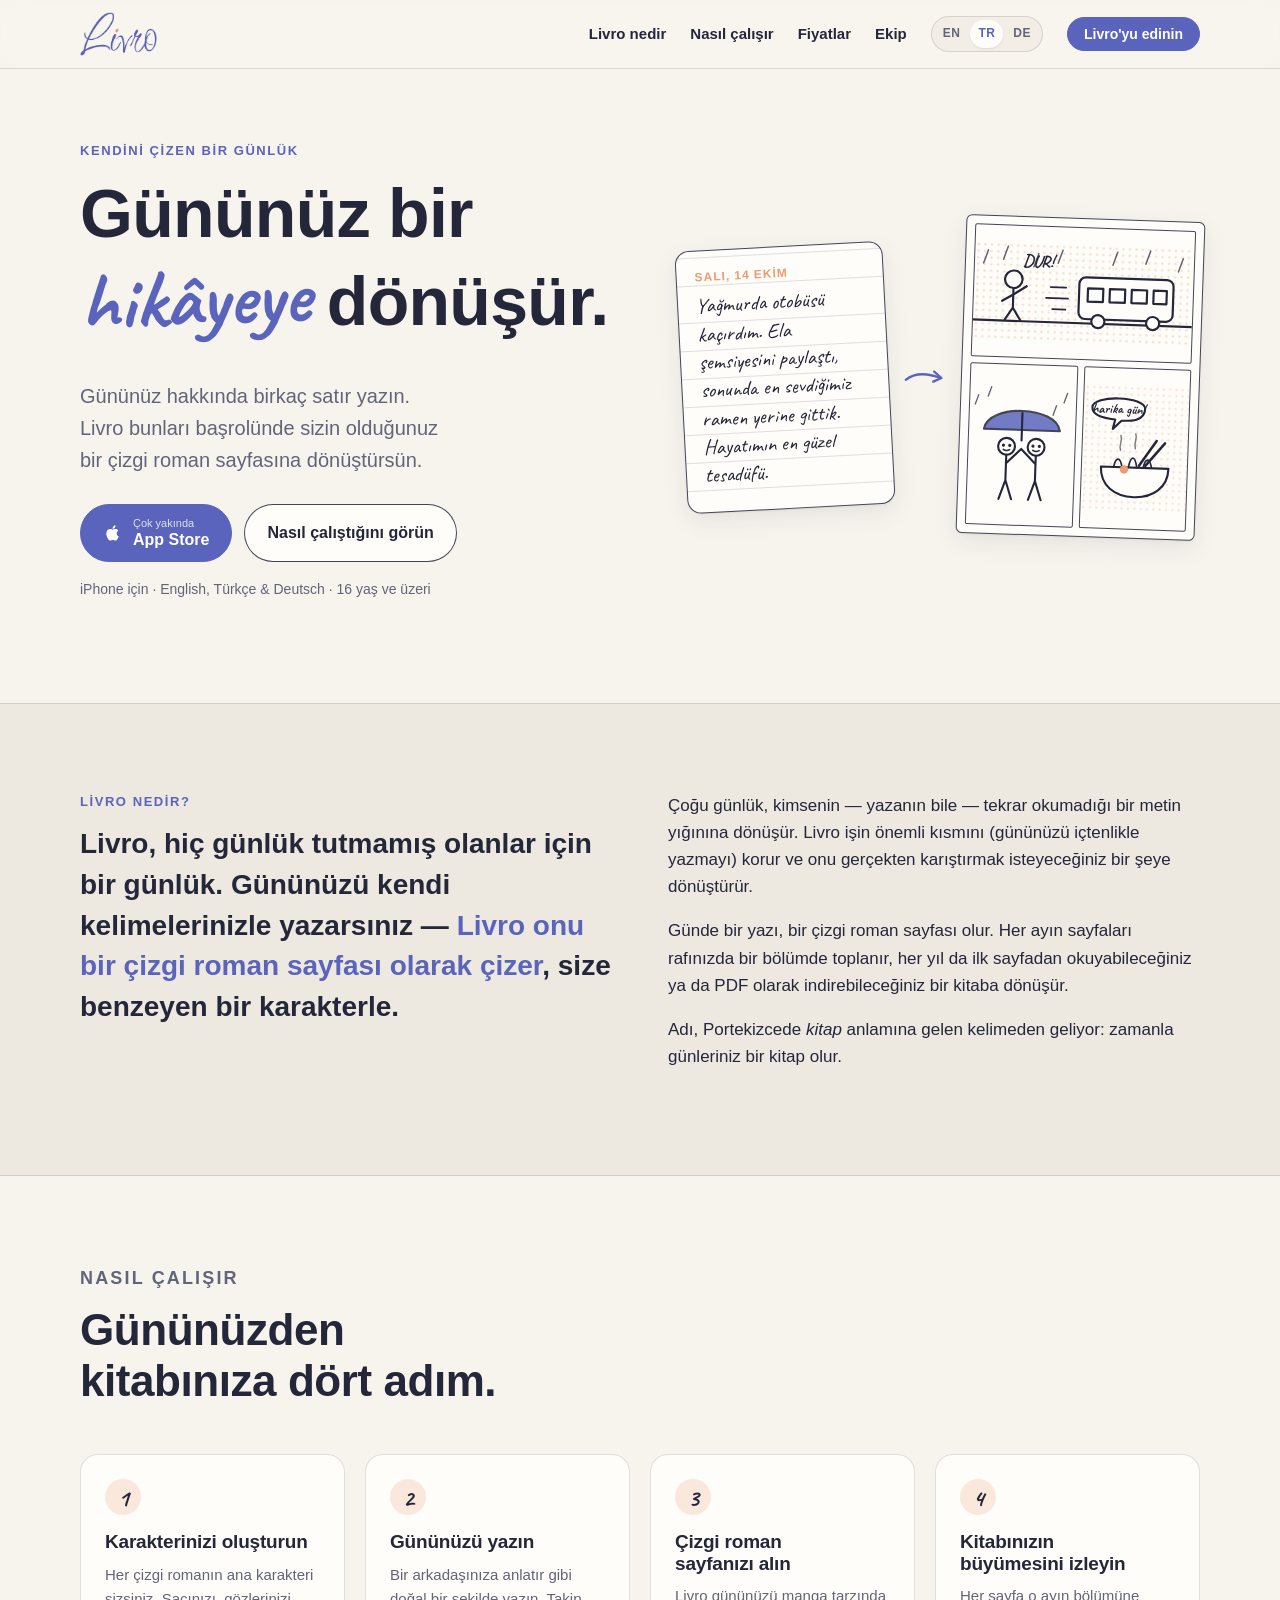
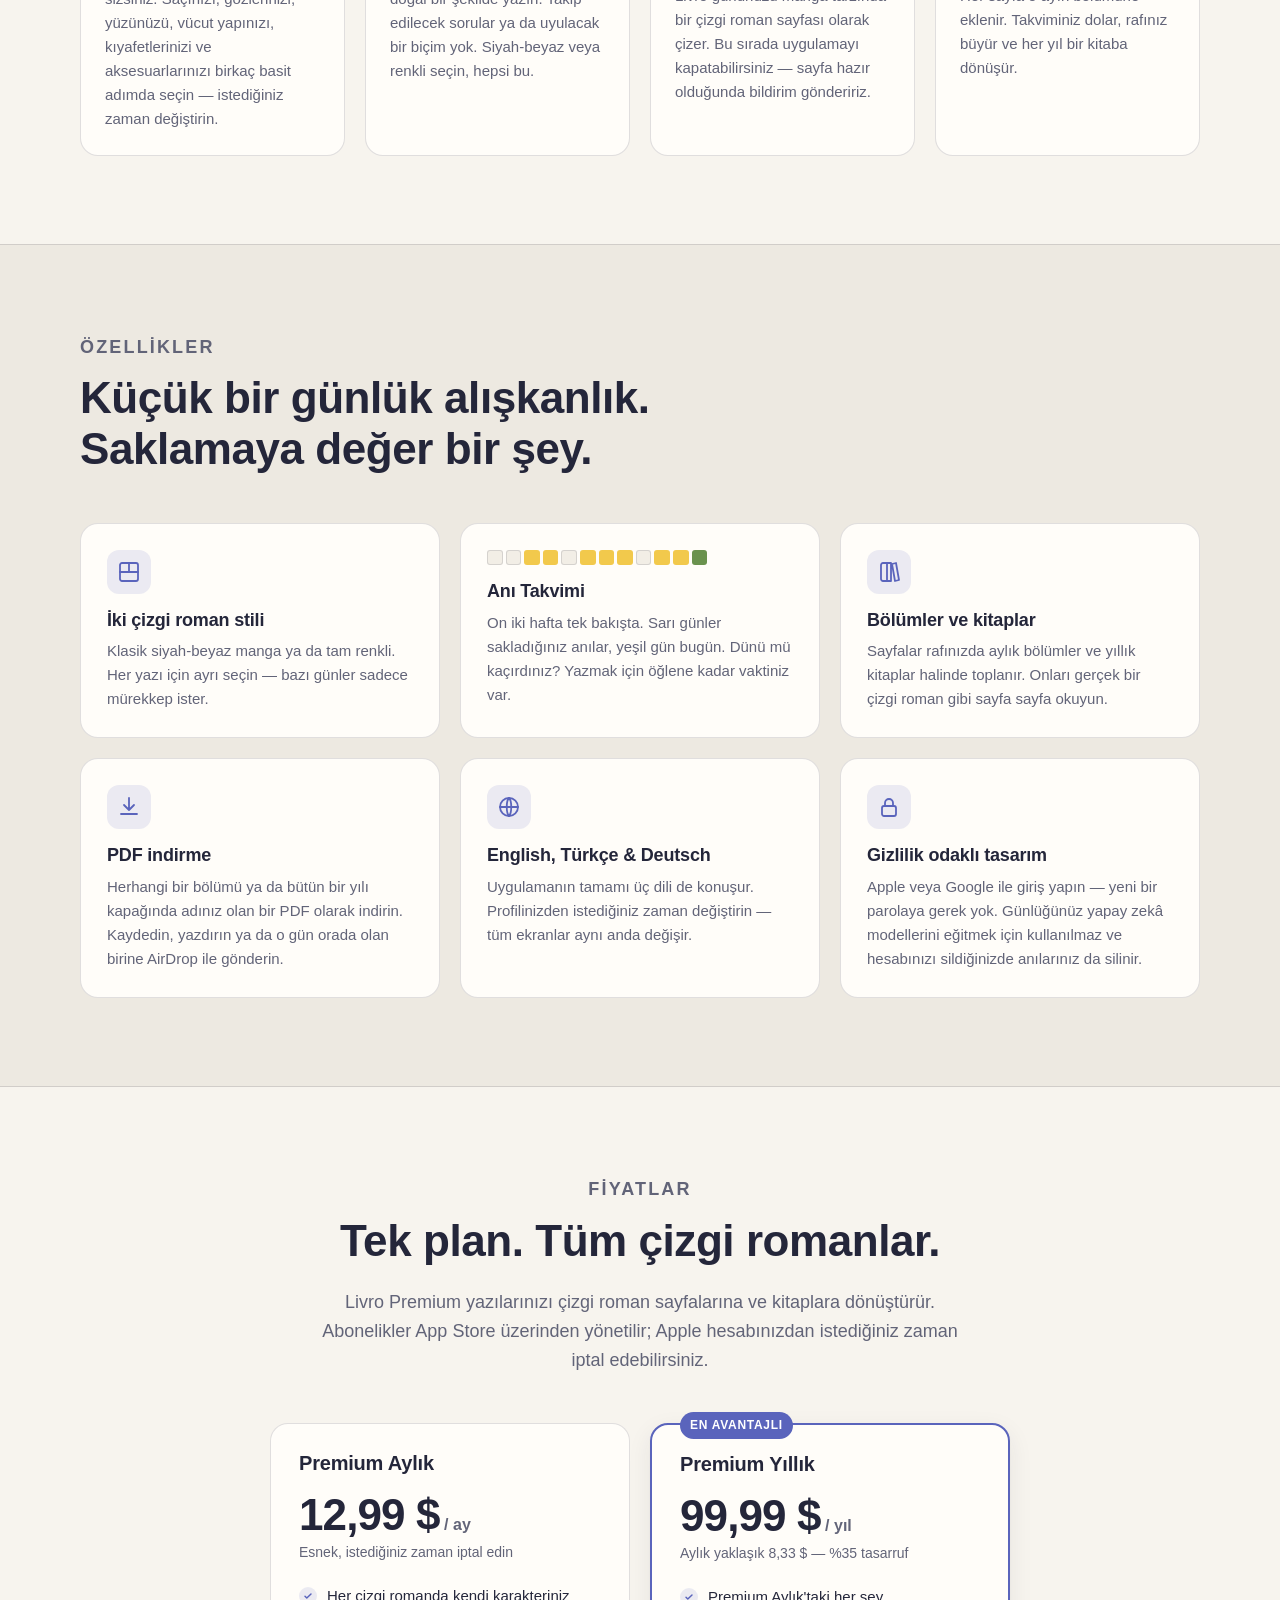
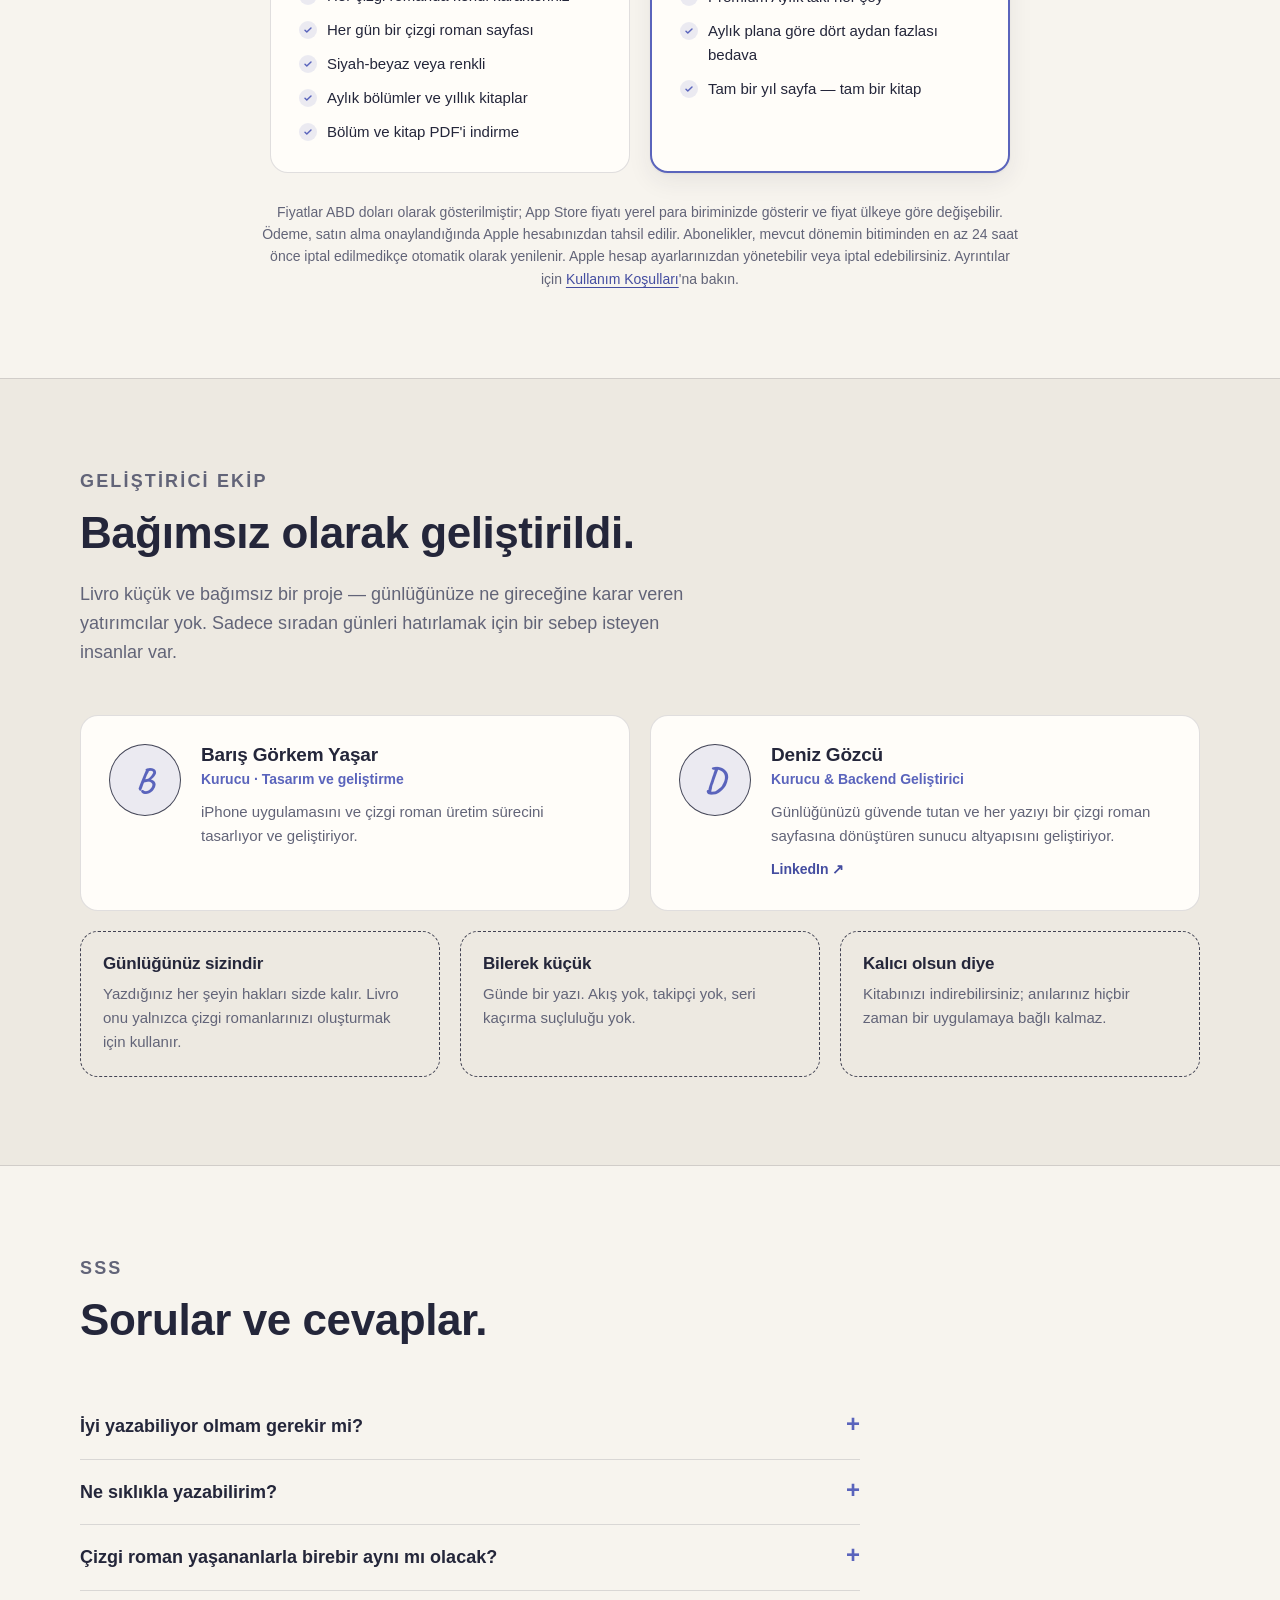
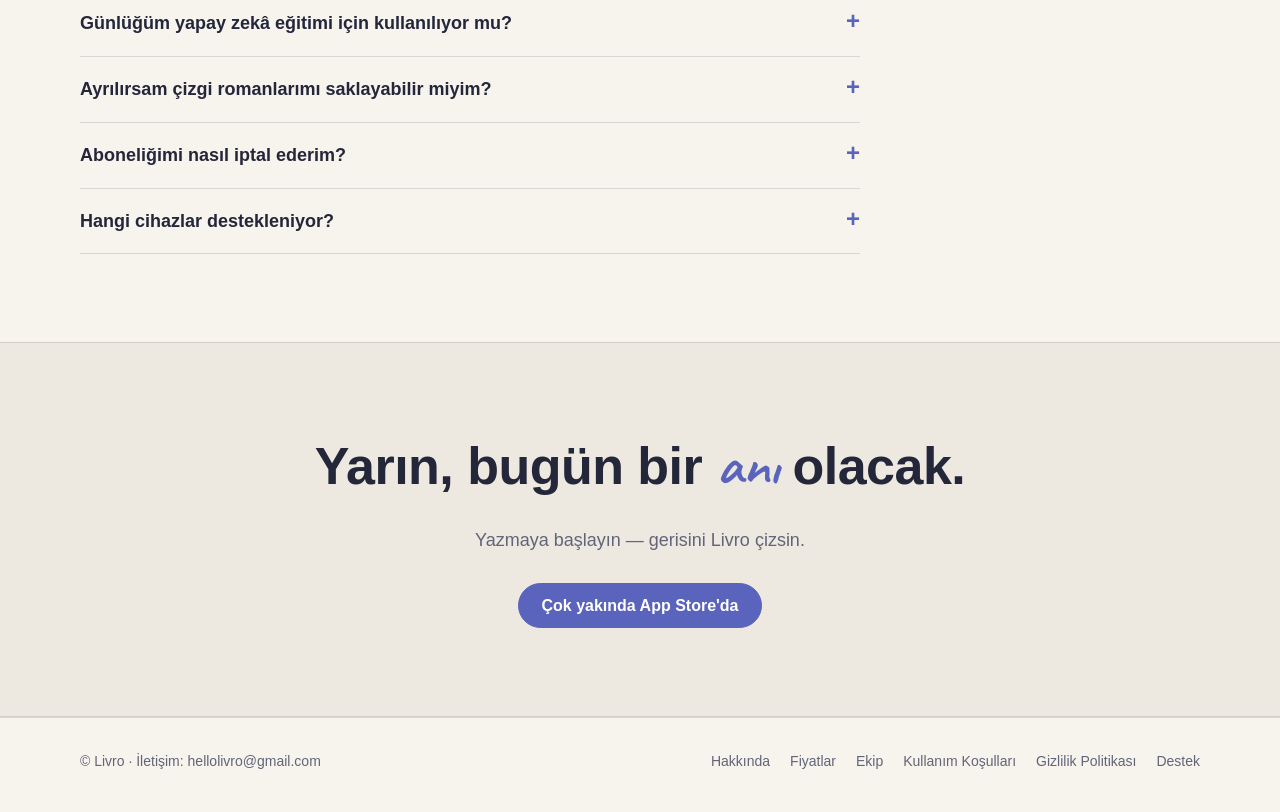
<file: tr/index.html>
<!doctype html>
<html lang="tr">
<head>
<meta charset="utf-8">
<meta name="viewport" content="width=device-width, initial-scale=1">
<title>Livro — Gününüz bir hikâyeye dönüşür</title>
<meta name="description" content="Livro günlüğünüzü çizgi roman sayfalarına dönüştürür. Gününüzü yazın, Livro sizi ana karakter yaparak çizsin. Her ay bir bölüm, her yıl bir kitap olur.">
<meta property="og:title" content="Livro — Gününüz bir hikâyeye dönüşür">
<meta property="og:description" content="Gününüzü yazın. Livro onu başrolünde sizin olduğunuz bir çizgi roman sayfasına dönüştürsün.">
<meta property="og:image" content="../assets/livro-wordmark.png">
<meta name="theme-color" content="#f7f4ee">
<link rel="alternate" hreflang="en" href="../index.html">
<link rel="alternate" hreflang="tr" href="../tr/index.html">
<link rel="alternate" hreflang="de" href="../de/index.html">
<link rel="alternate" hreflang="x-default" href="../index.html">
<link rel="icon" href="../assets/favicon.svg" type="image/svg+xml">
<link rel="stylesheet" href="../styles.css">

</head>
<body>

<!-- Shared drawing defs: the manga screentone used in the comic panels. -->
<svg width="0" height="0" style="position:absolute" aria-hidden="true">
  <defs>
    <pattern id="tone" width="6" height="6" patternUnits="userSpaceOnUse">
      <circle cx="3" cy="3" r="1.1" fill="var(--apricot)"/>
    </pattern>
  </defs>
</svg>

<header class="site-header">
  <div class="wrap nav">
    <a class="brand" href="#top" aria-label="Livro ana sayfa"><img src="../assets/livro-wordmark.png" alt="Livro" width="83" height="48"></a>
    <nav aria-label="Ana menü">
      <a href="#about">Livro nedir</a>
      <a href="#how">Nasıl çalışır</a>
      <a href="#pricing">Fiyatlar</a>
      <a href="#team">Ekip</a>
      <span class="lang-switch" role="group" aria-label="Dil"><a href="../index.html" hreflang="en" lang="en" title="English" data-lang="en">EN</a><a href="../tr/index.html" hreflang="tr" lang="tr" title="Türkçe" data-lang="tr" aria-current="true">TR</a><a href="../de/index.html" hreflang="de" lang="de" title="Deutsch" data-lang="de">DE</a></span><script>document.querySelectorAll('.lang-switch a').forEach(a=>a.addEventListener('click',()=>{try{localStorage.setItem('livro-lang',a.dataset.lang)}catch(e){}}))</script>
      <a class="btn btn-primary" href="#download">Livro'yu edinin</a>
    </nav>
  </div>
</header>

<main id="top">

  <!-- Hero -->
  <section class="hero">
    <div class="wrap hero-grid">
      <div>
        <p class="eyebrow">Kendini çizen bir günlük</p>
        <h1>Gününüz bir <span class="hand">hikâyeye</span> dönüşür.</h1>
        <p class="lede">Gününüz hakkında birkaç satır yazın. Livro bunları başrolünde sizin olduğunuz bir çizgi roman sayfasına dönüştürsün.</p>
        <div class="hero-actions" id="download">
          <a class="btn btn-primary" href="#" aria-disabled="true">
            <svg viewBox="0 0 24 24" fill="currentColor" aria-hidden="true"><path d="M16.4 12.6c0-2.4 2-3.5 2-3.6-1.1-1.6-2.8-1.8-3.4-1.8-1.4-.2-2.8.8-3.5.8-.7 0-1.8-.8-3-.8-1.5 0-3 .9-3.8 2.3-1.6 2.8-.4 7 1.2 9.3.8 1.1 1.7 2.4 2.9 2.3 1.2 0 1.6-.7 3-.7s1.8.7 3 .7c1.3 0 2.1-1.1 2.8-2.3.9-1.3 1.3-2.6 1.3-2.6s-2.5-1-2.5-3.6zM14.1 5.6c.6-.8 1.1-1.8 1-2.9-.9 0-2 .6-2.7 1.4-.6.7-1.1 1.8-1 2.8 1 .1 2.1-.5 2.7-1.3z"/></svg>
            <span><small>Çok yakında</small>App Store</span>
          </a>
          <a class="btn" href="#how">Nasıl çalıştığını görün</a>
        </div>
        <p class="hero-note">iPhone için · English, Türkçe &amp; Deutsch · 16 yaş ve üzeri</p>
      </div>

      <div class="transform" role="img" aria-label="El yazısıyla yazılmış bir günlük sayfasının üç kareli bir çizgi roman sayfasına dönüşmesi">
        <div class="diary-card">
          <div class="date">Salı, 14 Ekim</div>
          Yağmurda otobüsü kaçırdım. Ela şemsiyesini paylaştı, sonunda en sevdiğimiz ramen yerine gittik. Hayatımın en güzel tesadüfü.
        </div>
        <svg class="arrow" viewBox="0 0 48 24" fill="none" stroke="currentColor" stroke-width="2.5" stroke-linecap="round" stroke-linejoin="round" aria-hidden="true"><path d="M3 14c10-8 22-8 38-2"/><path d="M34 5l8 7-9 4"/></svg>
        <div class="comic-page">
          <!-- Panel 1: the bus leaves in the rain -->
          <div class="panel wide">
            <svg viewBox="0 0 200 90" fill="none" stroke="var(--ink)" stroke-width="2" stroke-linecap="round" stroke-linejoin="round">
              <rect class="tone" x="0" y="0" width="200" height="90" stroke="none" opacity=".35"/>
              <path d="M0 72h200" />
              <rect x="96" y="30" width="86" height="38" rx="6" fill="var(--surface)"/>
              <path d="M104 40h14v12h-14zM124 40h14v12h-14zM144 40h14v12h-14zM164 40h12v12h-12z"/>
              <circle cx="114" cy="70" r="6" fill="var(--surface)"/><circle cx="164" cy="70" r="6" fill="var(--surface)"/>
              <path d="M84 40h-14M86 50h-20M84 60h-12" stroke-width="1.6"/>
              <circle cx="36" cy="34" r="8" fill="var(--surface)"/>
              <path d="M36 42v18M36 48l-10 6M36 48l12-8M36 60l-7 11M36 60l7 11"/>
              <path d="M12 8l-4 12M30 4l-4 12M58 10l-4 12M80 6l-4 12M130 6l-4 12M160 4l-4 12M190 10l-4 12" stroke-width="1.4" opacity=".7"/>
              <text x="44" y="22" font-family="var(--hand)" font-size="16" font-weight="700" fill="var(--ink)" stroke="none">DUR!</text>
            </svg>
          </div>
          <!-- Panel 2: sharing the umbrella -->
          <div class="panel">
            <svg viewBox="0 0 100 120" fill="none" stroke="var(--ink)" stroke-width="2" stroke-linecap="round" stroke-linejoin="round">
              <path d="M14 46c4-24 68-24 72 0z" fill="var(--indigo)" opacity=".85" stroke="var(--ink)"/>
              <path d="M50 30v26"/>
              <circle cx="36" cy="62" r="8" fill="var(--surface)"/>
              <circle cx="64" cy="62" r="8" fill="var(--surface)"/>
              <path d="M36 70v24M64 70v24M36 78l14-14M64 78l-14-14M36 94l-6 18M36 94l6 18M64 94l-6 18M64 94l6 18"/>
              <path d="M33 61h0M39 61h0M61 61h0M67 61h0" stroke-width="3"/>
              <path d="M33 65q3 2 6 0M61 65q3 2 6 0" stroke-width="1.5"/>
              <path d="M8 14l-3 9M92 10l-3 9M20 6l-3 9M82 22l-3 9" stroke-width="1.3" opacity=".7"/>
            </svg>
          </div>
          <!-- Panel 3: ramen -->
          <div class="panel">
            <svg viewBox="0 0 100 120" fill="none" stroke="var(--ink)" stroke-width="2" stroke-linecap="round" stroke-linejoin="round">
              <rect class="tone" x="0" y="0" width="100" height="120" stroke="none" opacity=".3"/>
              <path d="M8 22c0-12 50-12 50 0s-14 12-22 12l-8 8 2-9C14 32 8 28 8 22z" fill="var(--surface)"/>
              <text x="33" y="27" text-anchor="middle" font-family="var(--hand)" font-size="13" font-weight="700" fill="var(--ink)" stroke="none">harika gün!</text>
              <path d="M18 78h64c0 18-14 28-32 28S18 96 18 78z" fill="var(--surface)"/>
              <path d="M30 78c2-10 6-10 8 0M44 78c2-12 6-12 8 0M58 78c2-10 6-10 8 0" stroke-width="1.6"/>
              <path d="M70 52l-16 24M78 54l-18 22" stroke-width="2.4"/>
              <path d="M36 62c-2-6 2-8 0-14M50 60c-2-6 2-8 0-14" stroke-width="1.4" opacity=".6"/>
              <circle cx="40" cy="80" r="4" fill="var(--apricot)" stroke="none"/>
            </svg>
          </div>
        </div>
      </div>
    </div>
  </section>

  <!-- What is Livro -->
  <section id="about" class="band">
    <div class="wrap about-grid">
      <div>
        <p class="eyebrow">Livro nedir?</p>
        <p class="big">Livro, hiç günlük tutmamış olanlar için bir günlük. Gününüzü kendi kelimelerinizle yazarsınız — <em>Livro onu bir çizgi roman sayfası olarak çizer</em>, size benzeyen bir karakterle.</p>
      </div>
      <div>
        <p>Çoğu günlük, kimsenin — yazanın bile — tekrar okumadığı bir metin yığınına dönüşür. Livro işin önemli kısmını (gününüzü içtenlikle yazmayı) korur ve onu gerçekten karıştırmak isteyeceğiniz bir şeye dönüştürür.</p>
        <p>Günde bir yazı, bir çizgi roman sayfası olur. Her ayın sayfaları rafınızda bir bölümde toplanır, her yıl da ilk sayfadan okuyabileceğiniz ya da PDF olarak indirebileceğiniz bir kitaba dönüşür.</p>
        <p>Adı, Portekizcede <em>kitap</em> anlamına gelen kelimeden geliyor: zamanla günleriniz bir kitap olur.</p>
      </div>
    </div>
  </section>

  <!-- How it works -->
  <section id="how">
    <div class="wrap">
      <div class="section-head">
        <p class="eyebrow">Nasıl çalışır</p>
        <h2>Gününüzden kitabınıza dört adım.</h2>
      </div>
      <ol class="steps">
        <li class="step">
          <h3>Karakterinizi oluşturun</h3>
          <p>Her çizgi romanın ana karakteri sizsiniz. Saçınızı, gözlerinizi, yüzünüzü, vücut yapınızı, kıyafetlerinizi ve aksesuarlarınızı birkaç basit adımda seçin — istediğiniz zaman değiştirin.</p>
        </li>
        <li class="step">
          <h3>Gününüzü yazın</h3>
          <p>Bir arkadaşınıza anlatır gibi doğal bir şekilde yazın. Takip edilecek sorular ya da uyulacak bir biçim yok. Siyah-beyaz veya renkli seçin, hepsi bu.</p>
        </li>
        <li class="step">
          <h3>Çizgi roman sayfanızı alın</h3>
          <p>Livro gününüzü manga tarzında bir çizgi roman sayfası olarak çizer. Bu sırada uygulamayı kapatabilirsiniz — sayfa hazır olduğunda bildirim göndeririz.</p>
        </li>
        <li class="step">
          <h3>Kitabınızın büyümesini izleyin</h3>
          <p>Her sayfa o ayın bölümüne eklenir. Takviminiz dolar, rafınız büyür ve her yıl bir kitaba dönüşür.</p>
        </li>
      </ol>
    </div>
  </section>

  <!-- Features -->
  <section id="features" class="band">
    <div class="wrap">
      <div class="section-head">
        <p class="eyebrow">Özellikler</p>
        <h2>Küçük bir günlük alışkanlık. Saklamaya değer bir şey.</h2>
      </div>
      <div class="features">
        <div class="feature">
          <div class="icon"><svg viewBox="0 0 24 24" fill="none" stroke="currentColor" stroke-width="1.8" stroke-linecap="round" stroke-linejoin="round"><rect x="3" y="3" width="18" height="18" rx="2"/><path d="M3 12h18M12 3v9"/></svg></div>
          <h3>İki çizgi roman stili</h3>
          <p>Klasik siyah-beyaz manga ya da tam renkli. Her yazı için ayrı seçin — bazı günler sadece mürekkep ister.</p>
        </div>
        <div class="feature">
          <div class="mini-cal" aria-hidden="true">
            <i></i><i></i><i class="y"></i><i class="y"></i><i></i><i class="y"></i><i class="y"></i><i class="y"></i><i></i><i class="y"></i><i class="y"></i><i class="t"></i>
          </div>
          <h3>Anı Takvimi</h3>
          <p>On iki hafta tek bakışta. Sarı günler sakladığınız anılar, yeşil gün bugün. Dünü mü kaçırdınız? Yazmak için öğlene kadar vaktiniz var.</p>
        </div>
        <div class="feature">
          <div class="icon"><svg viewBox="0 0 24 24" fill="none" stroke="currentColor" stroke-width="1.8" stroke-linecap="round" stroke-linejoin="round"><path d="M4 19V5a2 2 0 0 1 2-2h4v18H6a2 2 0 0 1-2-2zM10 3h4v18h-4zM15 4l4-1 3 17-4 1z"/></svg></div>
          <h3>Bölümler ve kitaplar</h3>
          <p>Sayfalar rafınızda aylık bölümler ve yıllık kitaplar halinde toplanır. Onları gerçek bir çizgi roman gibi sayfa sayfa okuyun.</p>
        </div>
        <div class="feature">
          <div class="icon"><svg viewBox="0 0 24 24" fill="none" stroke="currentColor" stroke-width="1.8" stroke-linecap="round" stroke-linejoin="round"><path d="M12 3v12M7 10l5 5 5-5M4 19h16"/></svg></div>
          <h3>PDF indirme</h3>
          <p>Herhangi bir bölümü ya da bütün bir yılı kapağında adınız olan bir PDF olarak indirin. Kaydedin, yazdırın ya da o gün orada olan birine AirDrop ile gönderin.</p>
        </div>
        <div class="feature">
          <div class="icon"><svg viewBox="0 0 24 24" fill="none" stroke="currentColor" stroke-width="1.8" stroke-linecap="round" stroke-linejoin="round"><circle cx="12" cy="12" r="9"/><path d="M3 12h18M12 3c3 3 3 15 0 18M12 3c-3 3-3 15 0 18"/></svg></div>
          <h3>English, Türkçe &amp; Deutsch</h3>
          <p>Uygulamanın tamamı üç dili de konuşur. Profilinizden istediğiniz zaman değiştirin — tüm ekranlar aynı anda değişir.</p>
        </div>
        <div class="feature">
          <div class="icon"><svg viewBox="0 0 24 24" fill="none" stroke="currentColor" stroke-width="1.8" stroke-linecap="round" stroke-linejoin="round"><rect x="5" y="11" width="14" height="10" rx="2"/><path d="M8 11V8a4 4 0 0 1 8 0v3"/></svg></div>
          <h3>Gizlilik odaklı tasarım</h3>
          <p>Apple veya Google ile giriş yapın — yeni bir parolaya gerek yok. Günlüğünüz yapay zekâ modellerini eğitmek için kullanılmaz ve hesabınızı sildiğinizde anılarınız da silinir.</p>
        </div>
      </div>
    </div>
  </section>

  <!-- Pricing -->
  <section id="pricing">
    <div class="wrap">
      <div class="section-head">
        <p class="eyebrow">Fiyatlar</p>
        <h2>Tek plan. Tüm çizgi romanlar.</h2>
        <p>Livro Premium yazılarınızı çizgi roman sayfalarına ve kitaplara dönüştürür. Abonelikler App Store üzerinden yönetilir; Apple hesabınızdan istediğiniz zaman iptal edebilirsiniz.</p>
      </div>
      <div class="plans two">
        <div class="plan">
          <h3>Premium Aylık</h3>
          <div class="price">12,99 $<span> / ay</span></div>
          <div class="sub">Esnek, istediğiniz zaman iptal edin</div>
          <ul>
            <li>Her çizgi romanda kendi karakteriniz</li>
            <li>Her gün bir çizgi roman sayfası</li>
            <li>Siyah-beyaz veya renkli</li>
            <li>Aylık bölümler ve yıllık kitaplar</li>
            <li>Bölüm ve kitap PDF'i indirme</li>
          </ul>
        </div>
        <div class="plan featured">
          <span class="tag">En avantajlı</span>
          <h3>Premium Yıllık</h3>
          <div class="price">99,99 $<span> / yıl</span></div>
          <div class="sub">Aylık yaklaşık 8,33 $ — %35 tasarruf</div>
          <ul>
            <li>Premium Aylık'taki her şey</li>
            <li>Aylık plana göre dört aydan fazlası bedava</li>
            <li>Tam bir yıl sayfa — tam bir kitap</li>
          </ul>
        </div>
      </div>
      <p class="pricing-note">Fiyatlar ABD doları olarak gösterilmiştir; App Store fiyatı yerel para biriminizde gösterir ve fiyat ülkeye göre değişebilir. Ödeme, satın alma onaylandığında Apple hesabınızdan tahsil edilir. Abonelikler, mevcut dönemin bitiminden en az 24 saat önce iptal edilmedikçe otomatik olarak yenilenir. Apple hesap ayarlarınızdan yönetebilir veya iptal edebilirsiniz. Ayrıntılar için <a href="terms.html#section-11">Kullanım Koşulları</a>'na bakın.</p>
    </div>
  </section>

  <!-- Team -->
  <section id="team" class="band">
    <div class="wrap">
      <div class="section-head">
        <p class="eyebrow">Geliştirici ekip</p>
        <h2>Bağımsız olarak geliştirildi.</h2>
        <p>Livro küçük ve bağımsız bir proje — günlüğünüze ne gireceğine karar veren yatırımcılar yok. Sadece sıradan günleri hatırlamak için bir sebep isteyen insanlar var.</p>
      </div>
      <div class="team">
        <div class="member">
          <div class="avatar" aria-hidden="true">B</div>
          <div>
            <h3>Barış Görkem Yaşar</h3>
            <div class="role">Kurucu · Tasarım ve geliştirme</div>
            <p>iPhone uygulamasını ve çizgi roman üretim sürecini tasarlıyor ve geliştiriyor.</p>
          </div>
        </div>
        <div class="member">
          <div class="avatar" aria-hidden="true">D</div>
          <div>
            <h3><a href="https://www.linkedin.com/in/denizgozcu/" target="_blank" rel="noopener">Deniz Gözcü</a></h3>
            <div class="role">Kurucu &amp; Backend Geliştirici</div>
            <p>Günlüğünüzü güvende tutan ve her yazıyı bir çizgi roman sayfasına dönüştüren sunucu altyapısını geliştiriyor.</p>
            <a class="member-link" href="https://www.linkedin.com/in/denizgozcu/" target="_blank" rel="noopener">LinkedIn ↗</a>
          </div>
        </div>
      </div>
      <div class="values">
        <div class="value">
          <h3>Günlüğünüz sizindir</h3>
          <p>Yazdığınız her şeyin hakları sizde kalır. Livro onu yalnızca çizgi romanlarınızı oluşturmak için kullanır.</p>
        </div>
        <div class="value">
          <h3>Bilerek küçük</h3>
          <p>Günde bir yazı. Akış yok, takipçi yok, seri kaçırma suçluluğu yok.</p>
        </div>
        <div class="value">
          <h3>Kalıcı olsun diye</h3>
          <p>Kitabınızı indirebilirsiniz; anılarınız hiçbir zaman bir uygulamaya bağlı kalmaz.</p>
        </div>
      </div>
    </div>
  </section>

  <!-- FAQ -->
  <section id="faq">
    <div class="wrap">
      <div class="section-head">
        <p class="eyebrow">SSS</p>
        <h2>Sorular ve cevaplar.</h2>
      </div>
      <div class="faq">
        <details><summary>İyi yazabiliyor olmam gerekir mi?</summary><p>Hiç gerekmez. Bir arkadaşınıza mesaj atar gibi yazın — birkaç cümle yeterli. Sahneleri, kişileri ve havayı Livro çıkarır.</p></details>
        <details><summary>Ne sıklıkla yazabilirim?</summary><p>Günde bir kez — bir yazı bir çizgi roman sayfası olur. Gün elinizden kaçtıysa, öğlene kadar dünü de yazabilirsiniz.</p></details>
        <details><summary>Çizgi roman yaşananlarla birebir aynı mı olacak?</summary><p>Livro gününüzü yapay zekâ ile çizer; yani bu bir fotoğraf değil, bir yorumdur. Bir yeri ya da anı hatırladığınızdan farklı çizebilir — işin tadı da biraz burada.</p></details>
        <details><summary>Günlüğüm yapay zekâ eğitimi için kullanılıyor mu?</summary><p>Hayır. Livro kendi modellerini günlüğünüzle eğitmez ve içeriğinizi üçüncü taraf eğitim programlarına dahil etmez. Neyin nereye ve neden gönderildiğini <a href="privacy.html">Gizlilik Politikası</a> ayrıntılı olarak açıklar.</p></details>
        <details><summary>Ayrılırsam çizgi romanlarımı saklayabilir miyim?</summary><p>Evet. Premium üyeler herhangi bir bölümü ya da bütün bir yılı PDF olarak indirebilir. Hesap silme işlemi kalıcı olduğu için, hesabınızı silmeden önce sevdiğiniz sayfaları indirmenizi öneririz.</p></details>
        <details><summary>Aboneliğimi nasıl iptal ederim?</summary><p>Uygulamada Profil → Premium'a (veya Ayarlar → Abonelik'e) gidin; Apple'ın abonelik sayfası açılır. Apple hesap ayarlarınızdan da iptal edebilirsiniz. Premium, ödemesini yaptığınız dönemin sonuna kadar etkin kalır.</p></details>
        <details><summary>Hangi cihazlar destekleniyor?</summary><p>Livro, Apple App Store üzerinden sunulan ve 16 yaş ve üzeri herkesin kullanabileceği bir iPhone uygulamasıdır.</p></details>
      </div>
    </div>
  </section>

  <!-- CTA -->
  <section class="cta band">
    <div class="wrap">
      <h2>Yarın, bugün bir <span class="hand">anı</span> olacak.</h2>
      <p>Yazmaya başlayın — gerisini Livro çizsin.</p>
      <div class="hero-actions">
        <a class="btn btn-primary" href="#" aria-disabled="true">Çok yakında App Store'da</a>
      </div>
    </div>
  </section>

</main>

<footer class="site-footer">
  <div class="wrap footer-row">
    <span>© Livro · İletişim: <a href="mailto:hellolivro@gmail.com">hellolivro@gmail.com</a></span>
    <nav aria-label="Alt bilgi">
      <a href="index.html#about">Hakkında</a>
      <a href="index.html#pricing">Fiyatlar</a>
      <a href="index.html#team">Ekip</a>
      <a href="terms.html">Kullanım Koşulları</a>
      <a href="privacy.html">Gizlilik Politikası</a>
      <a href="support.html">Destek</a>
    </nav>
  </div>
</footer>

<script>
  // The App Store link isn't live yet; keep the buttons from jumping to the top.
  document.querySelectorAll('a[aria-disabled="true"]').forEach(a =>
    a.addEventListener('click', e => e.preventDefault()));
</script>
</body>
</html>
</file>
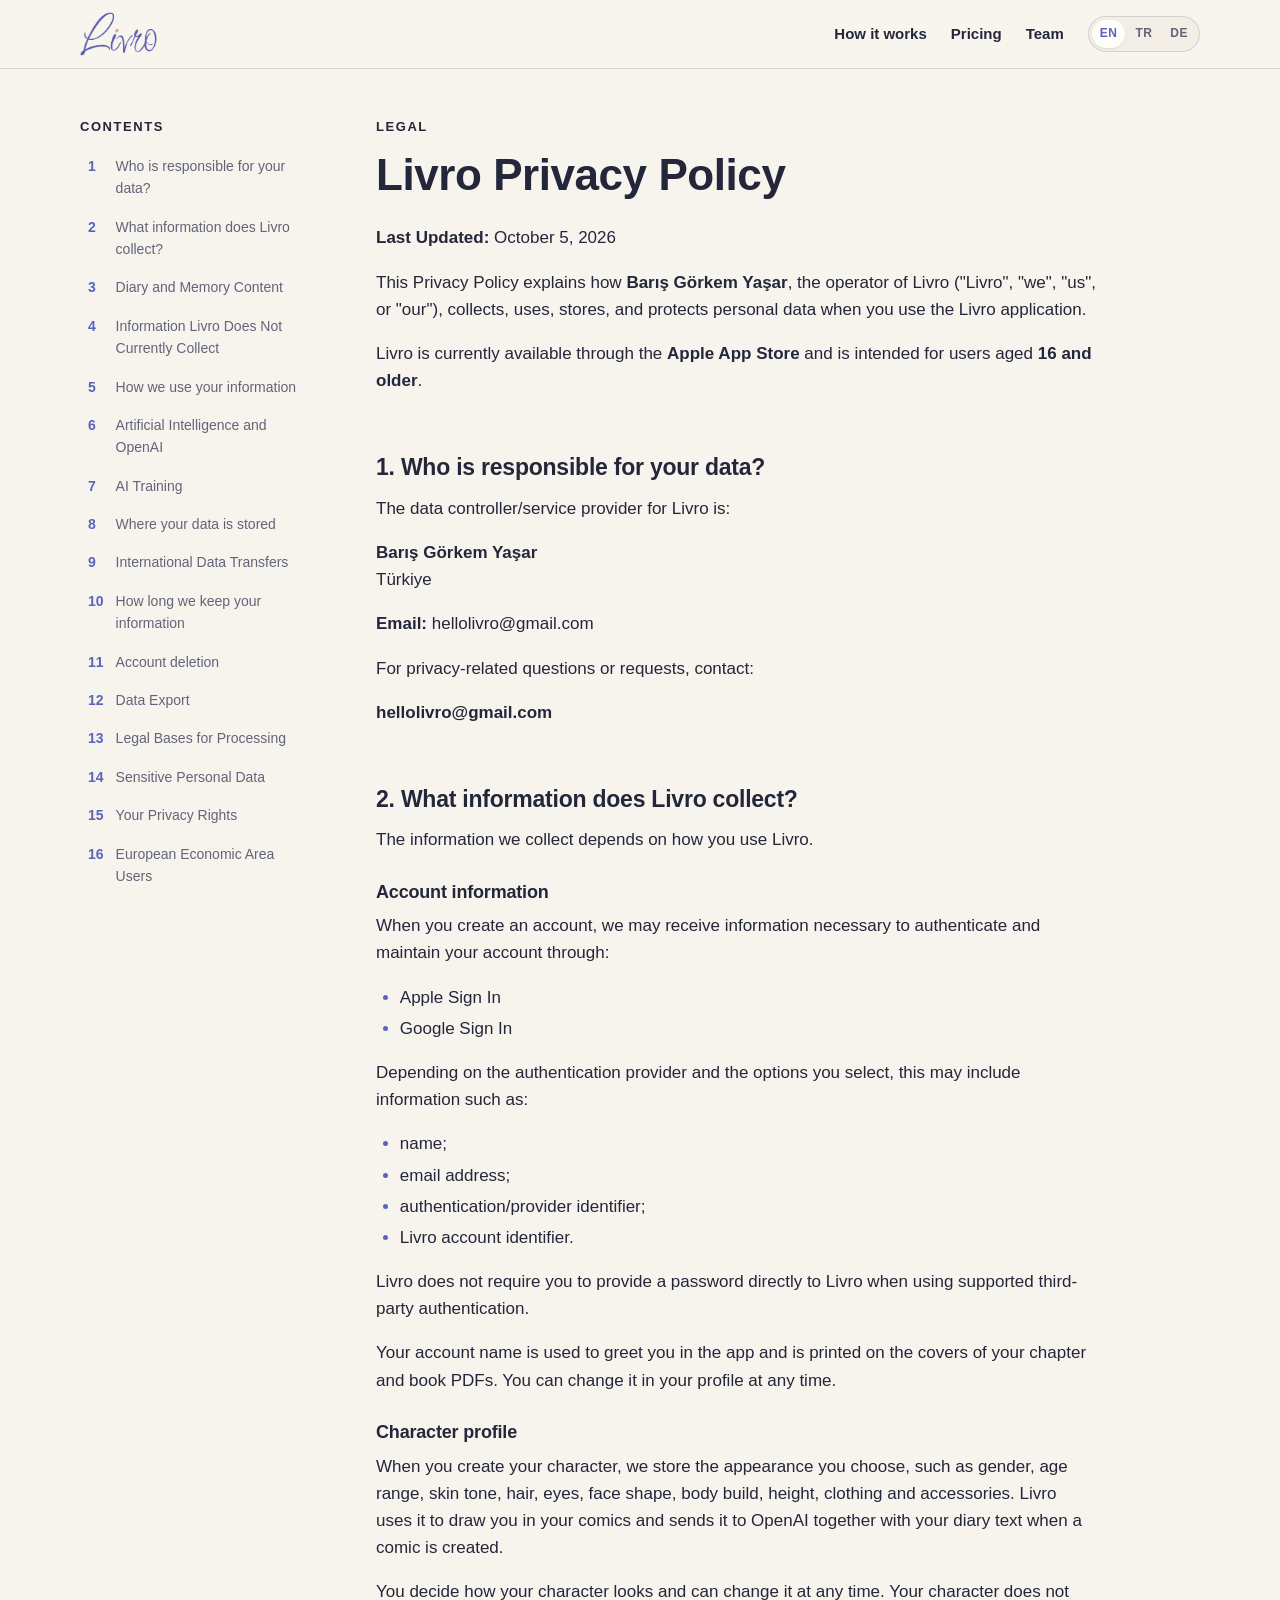
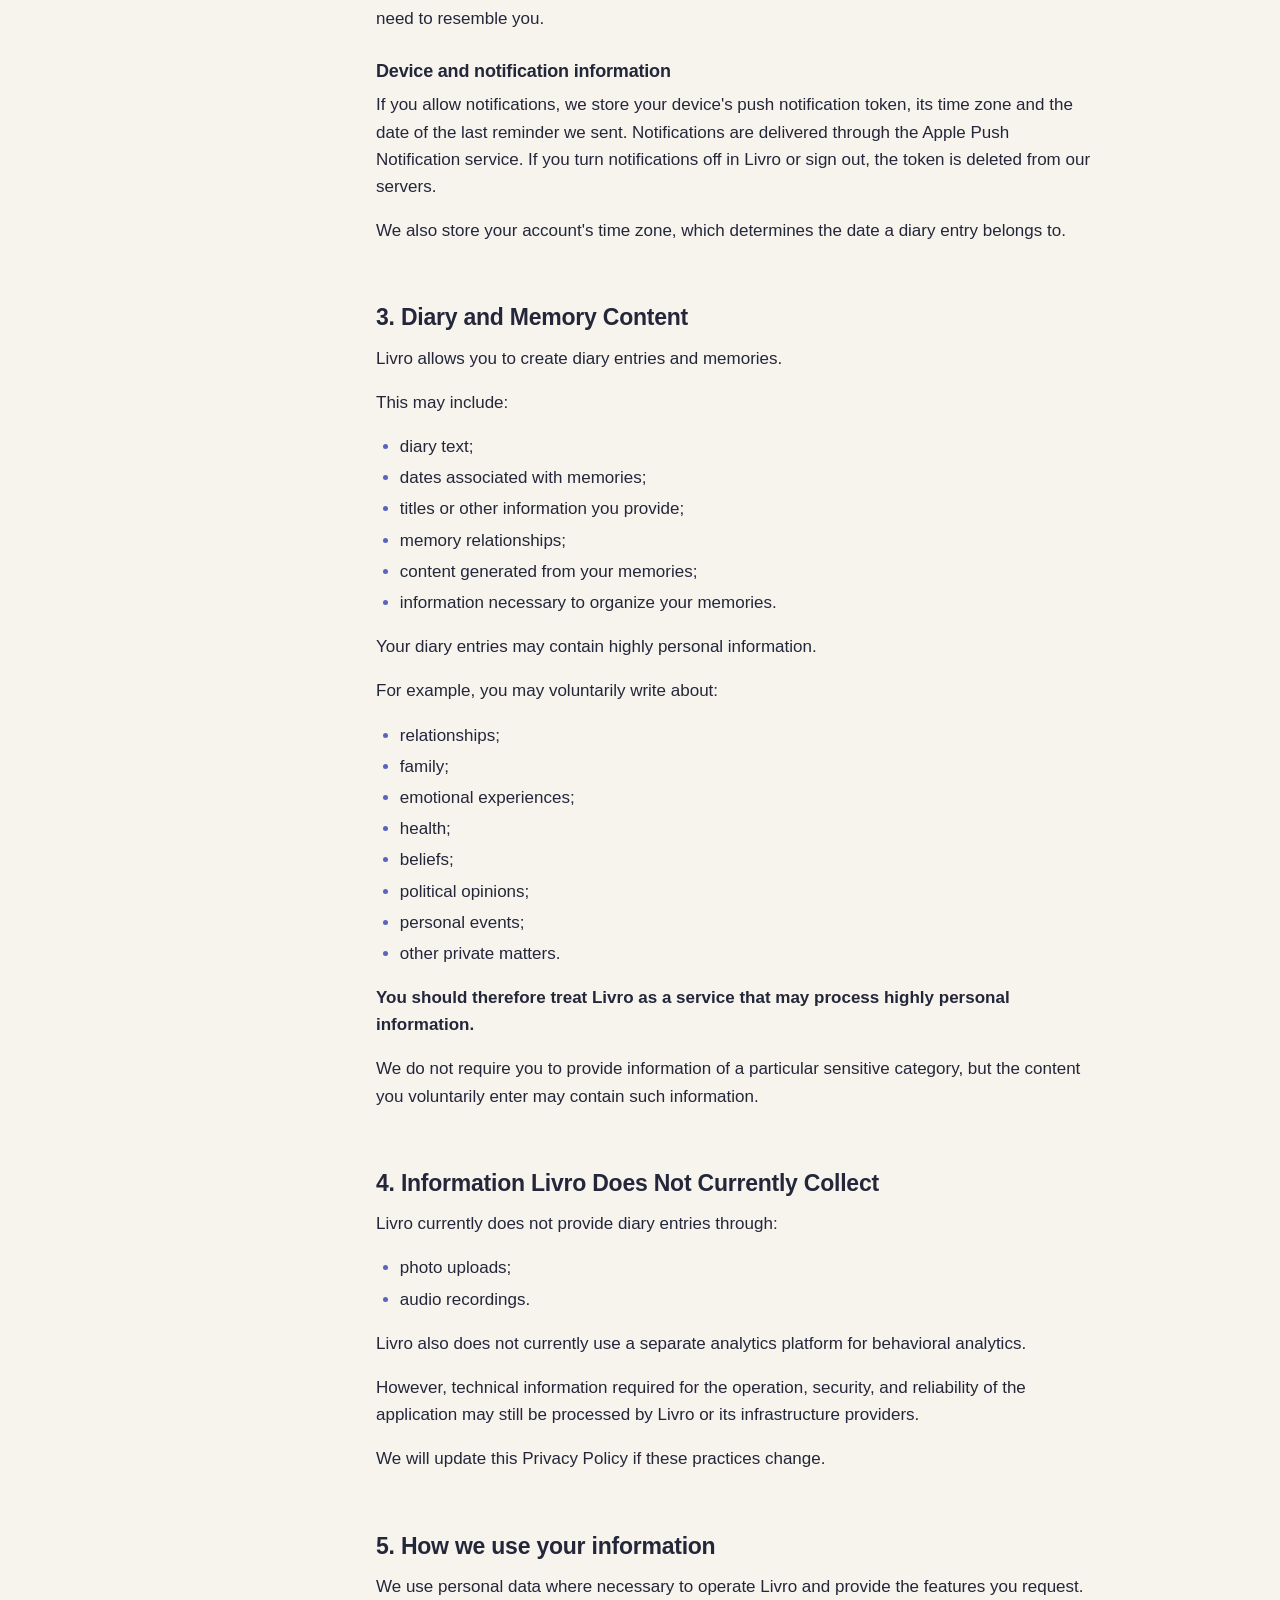
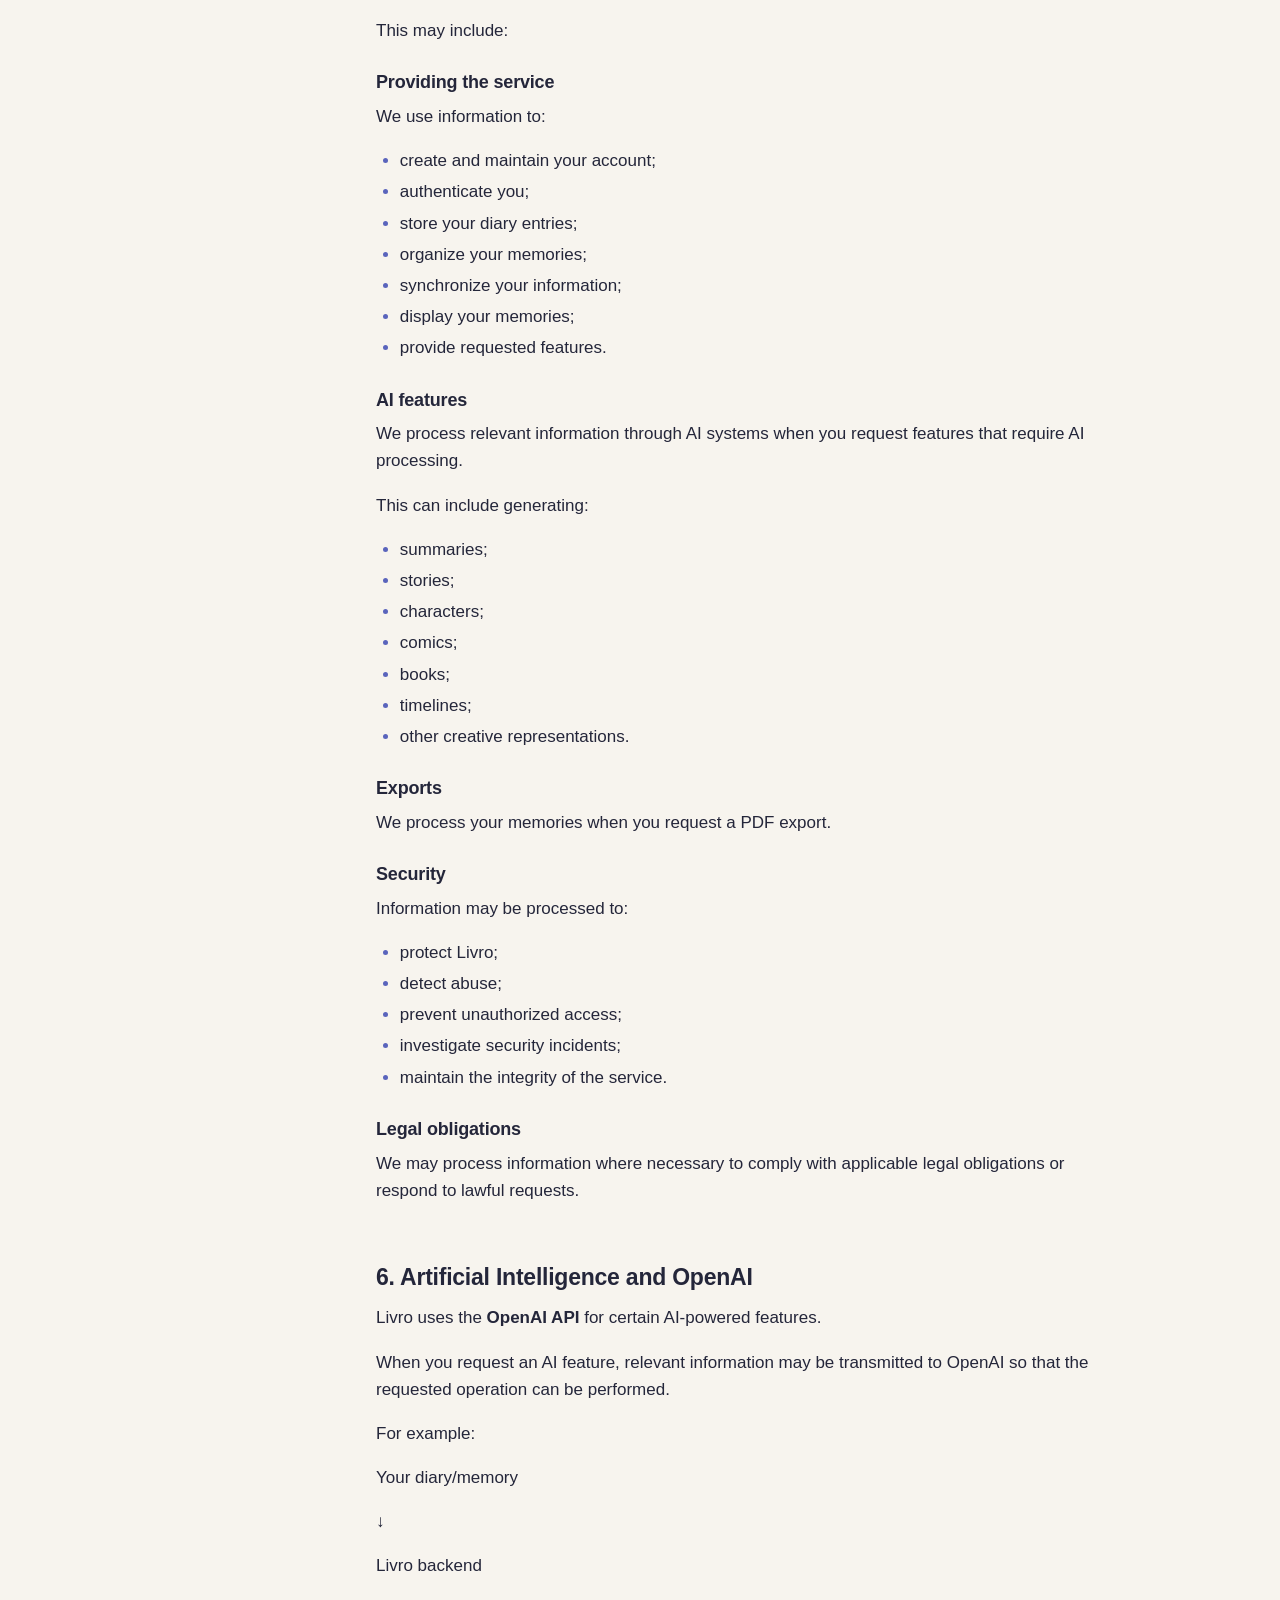
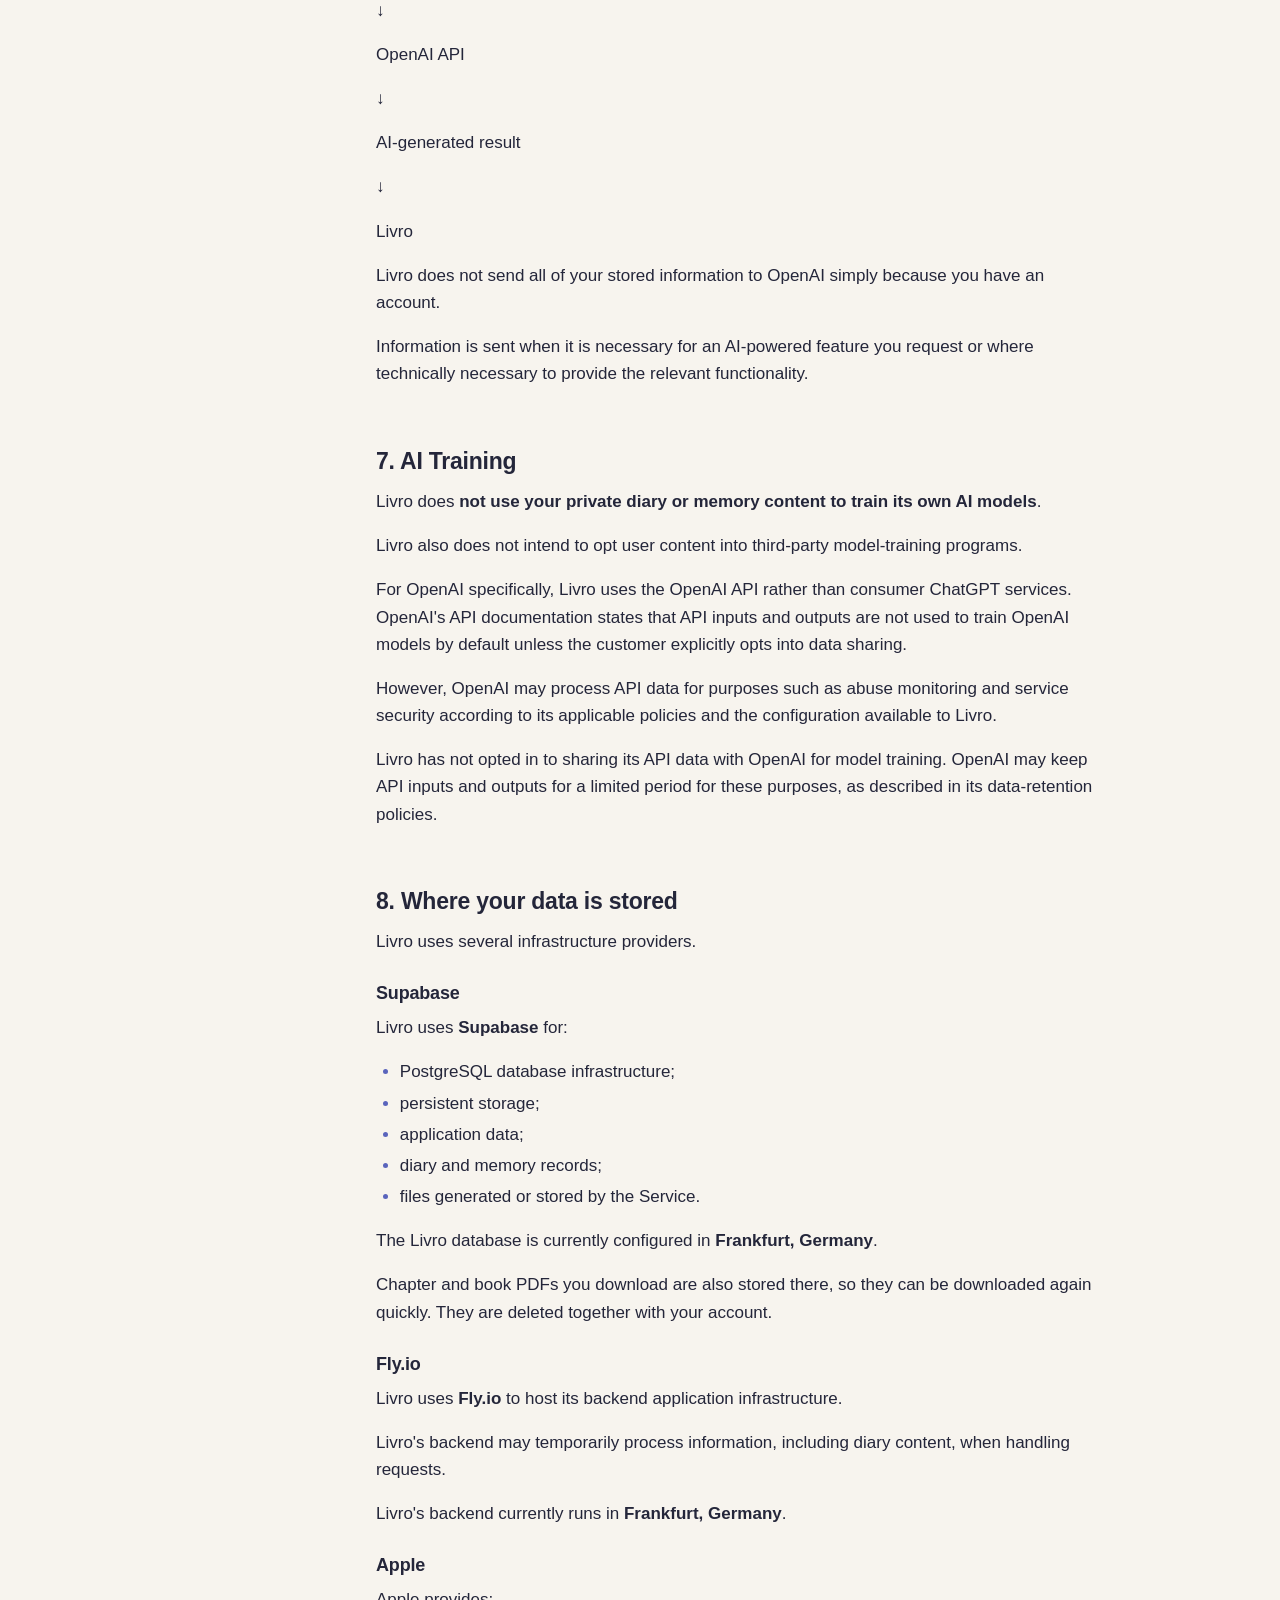
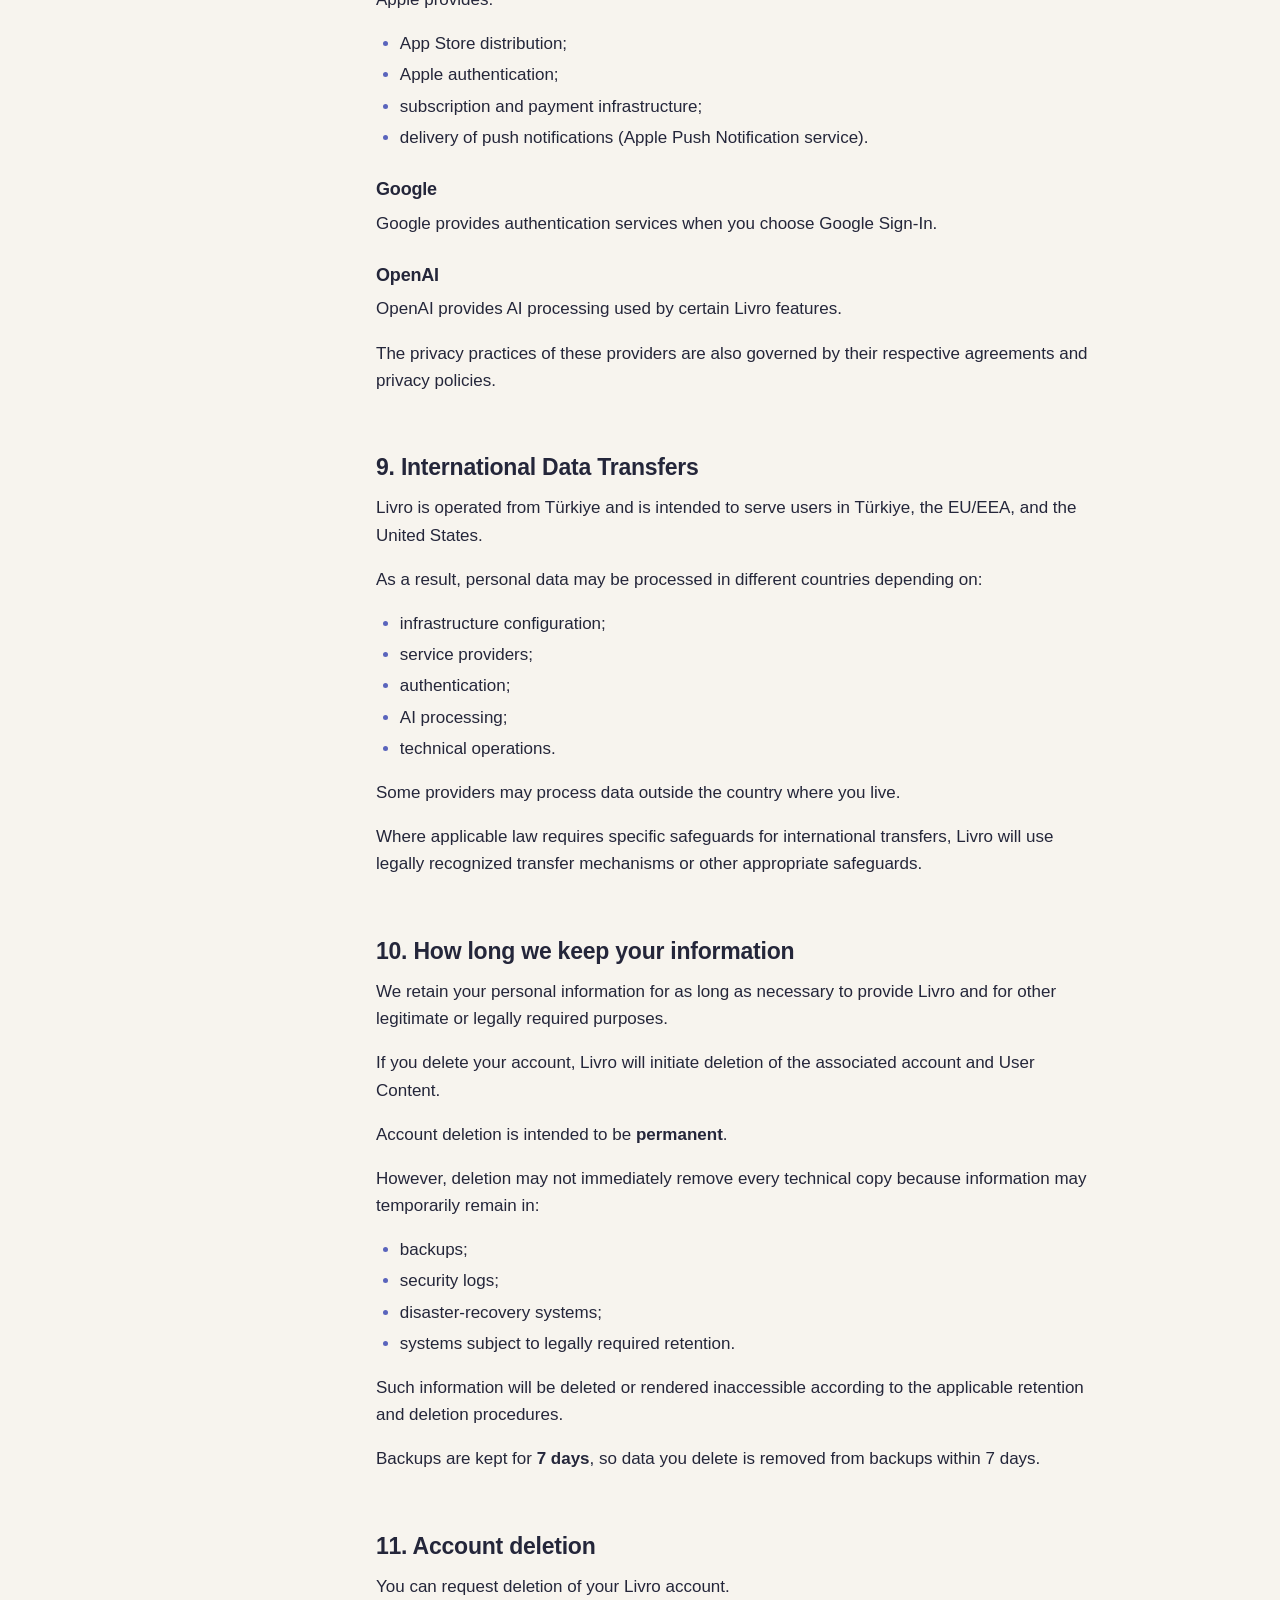
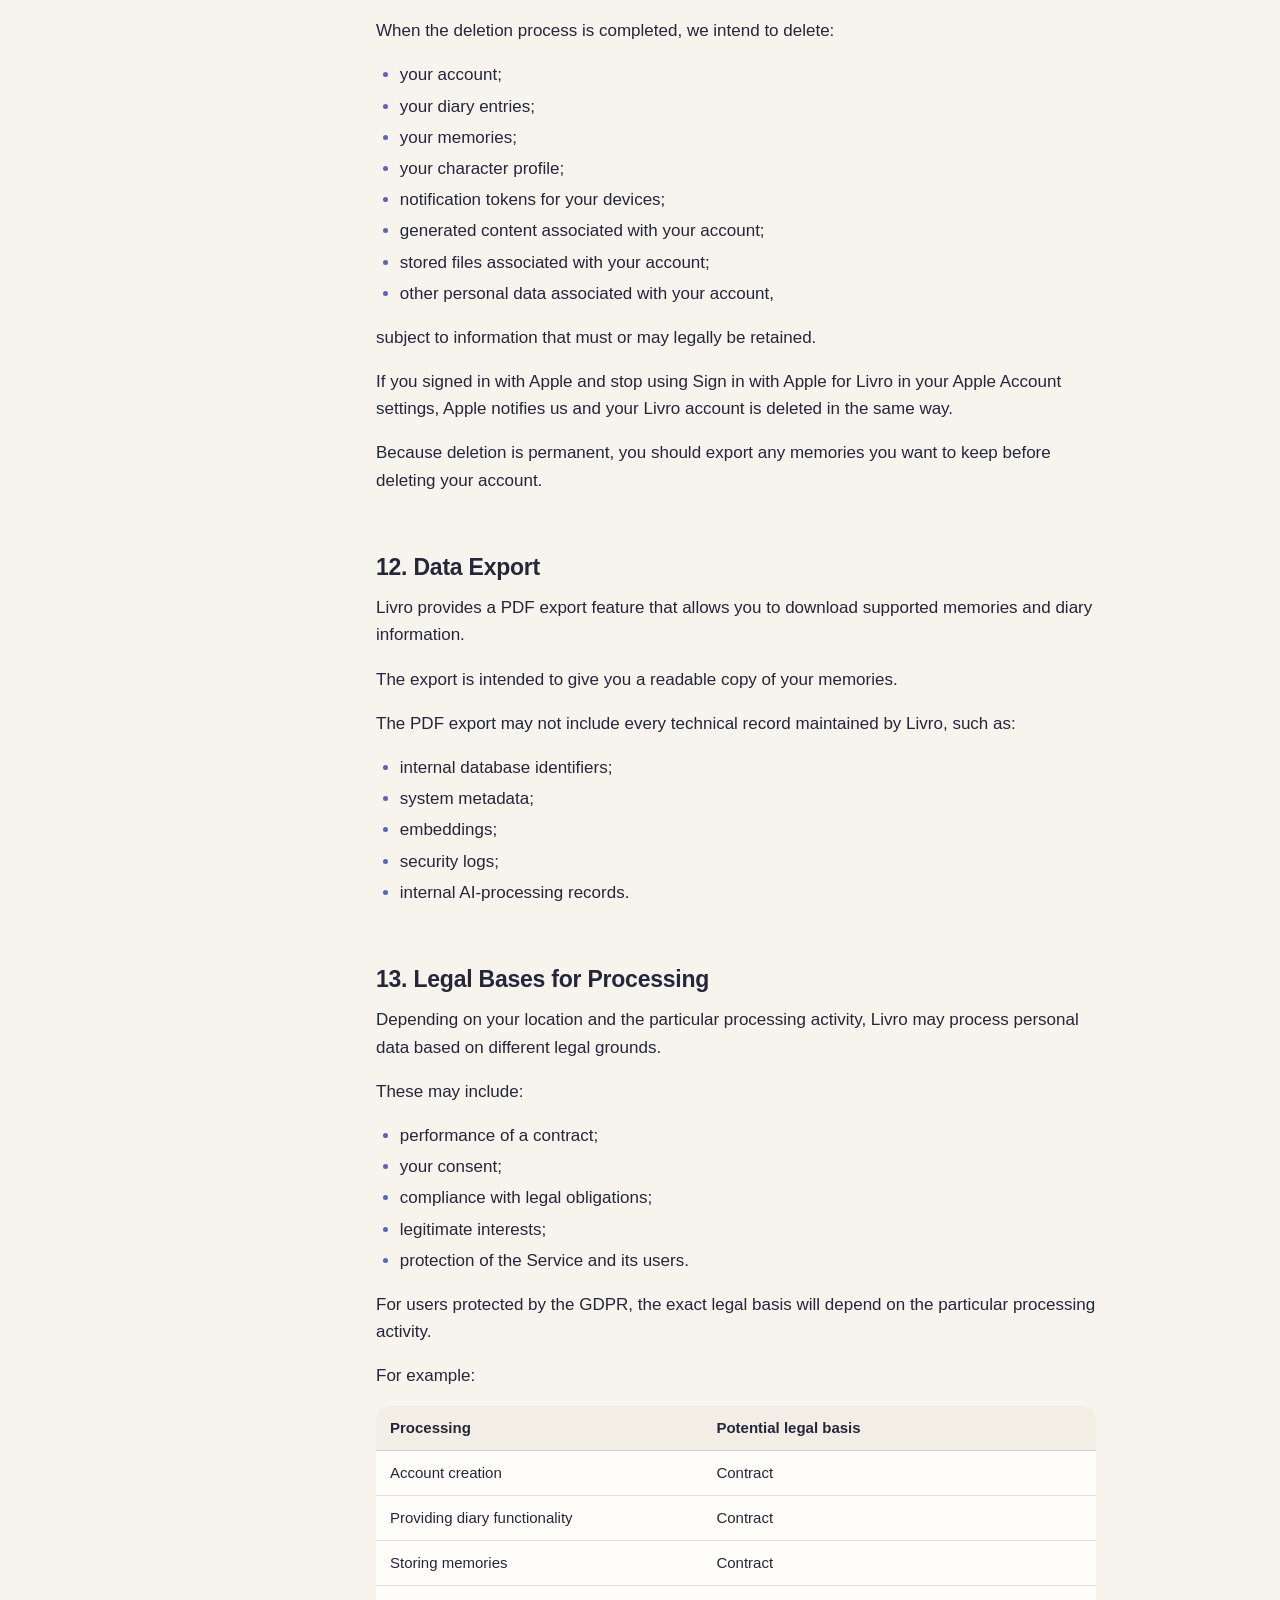
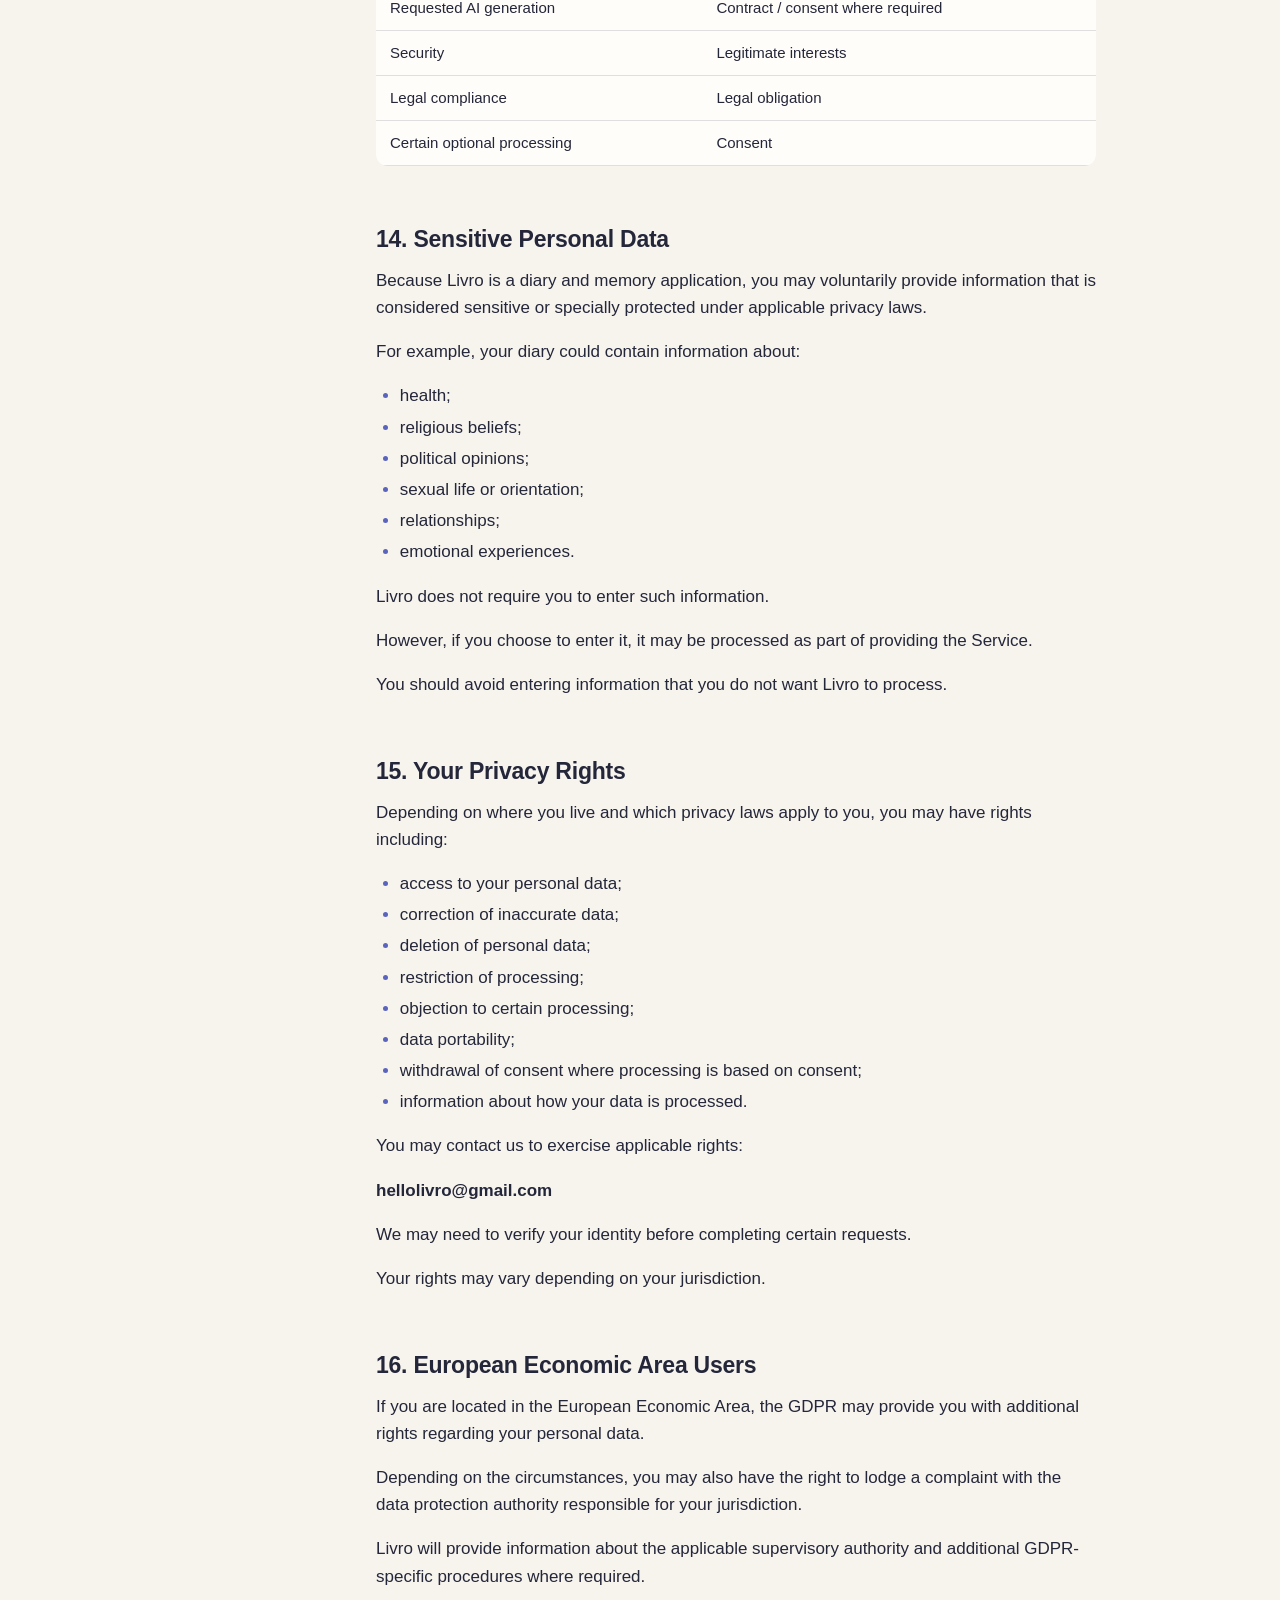
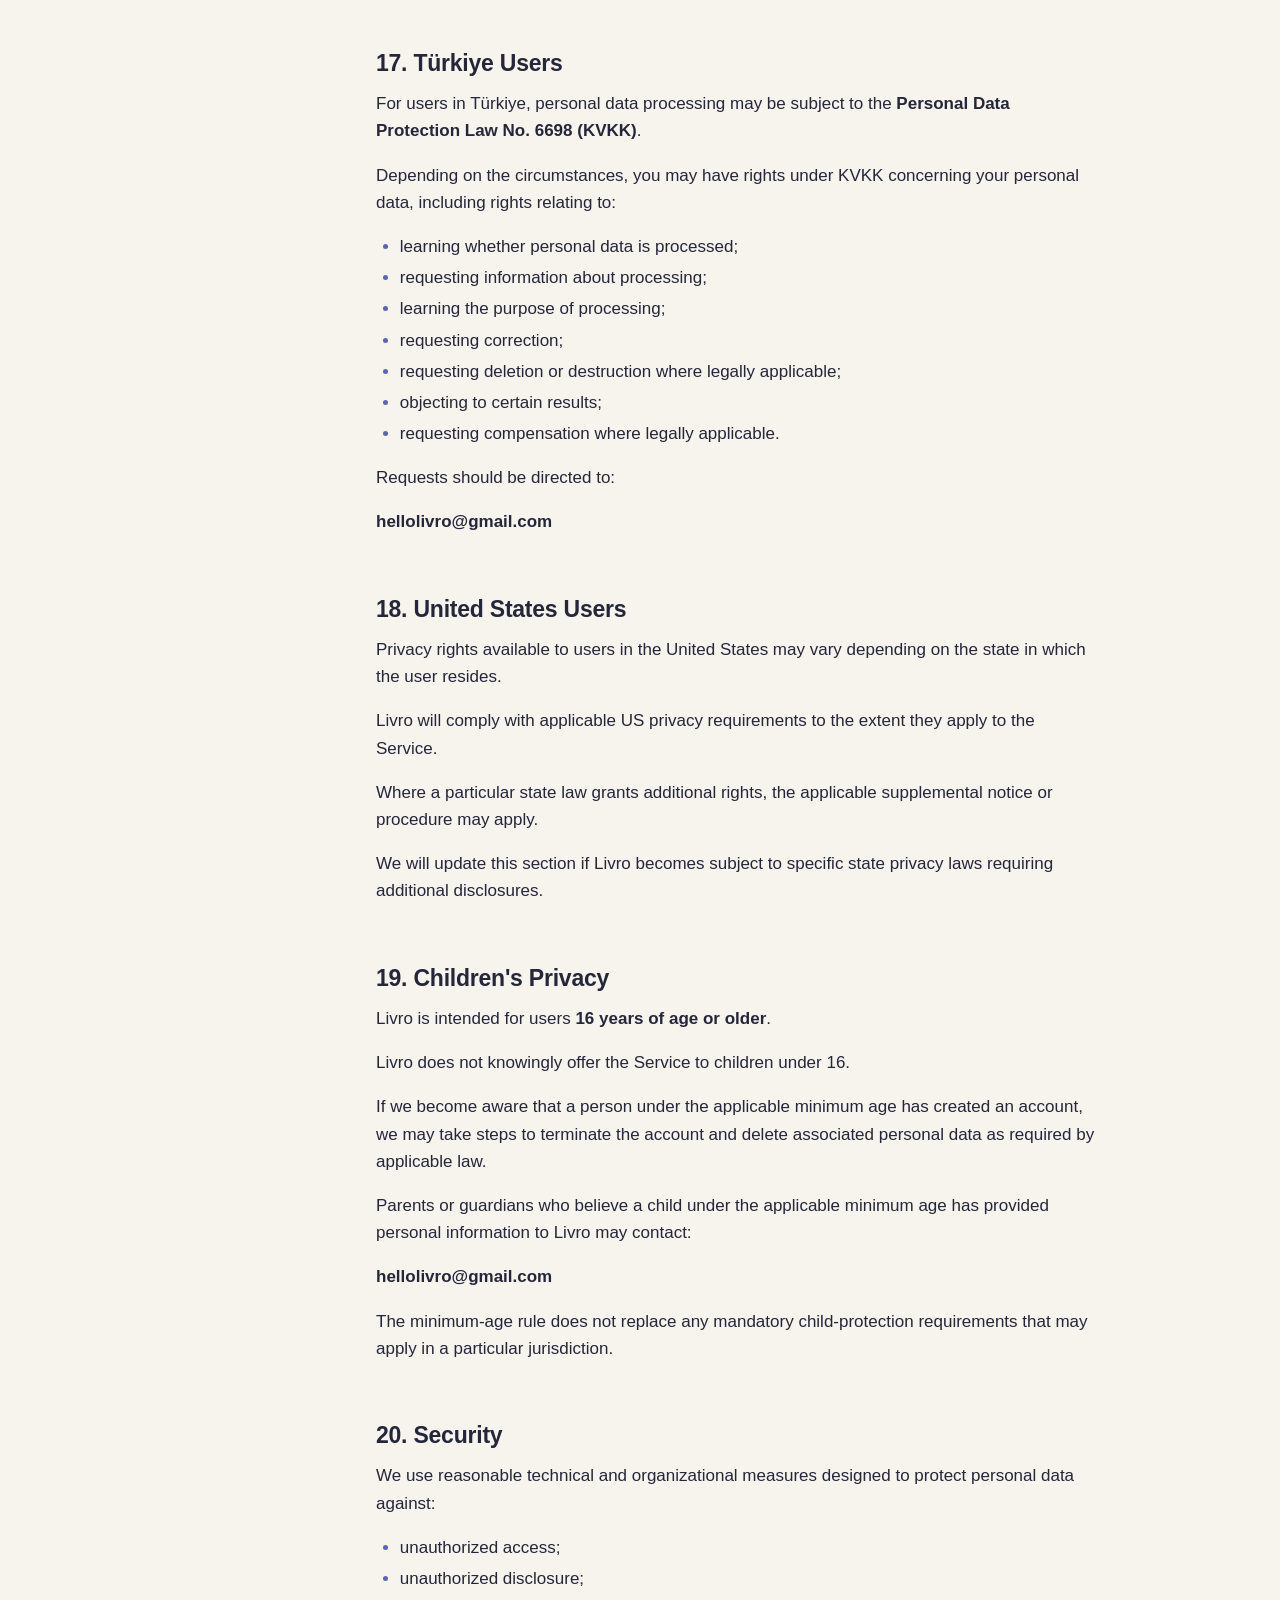
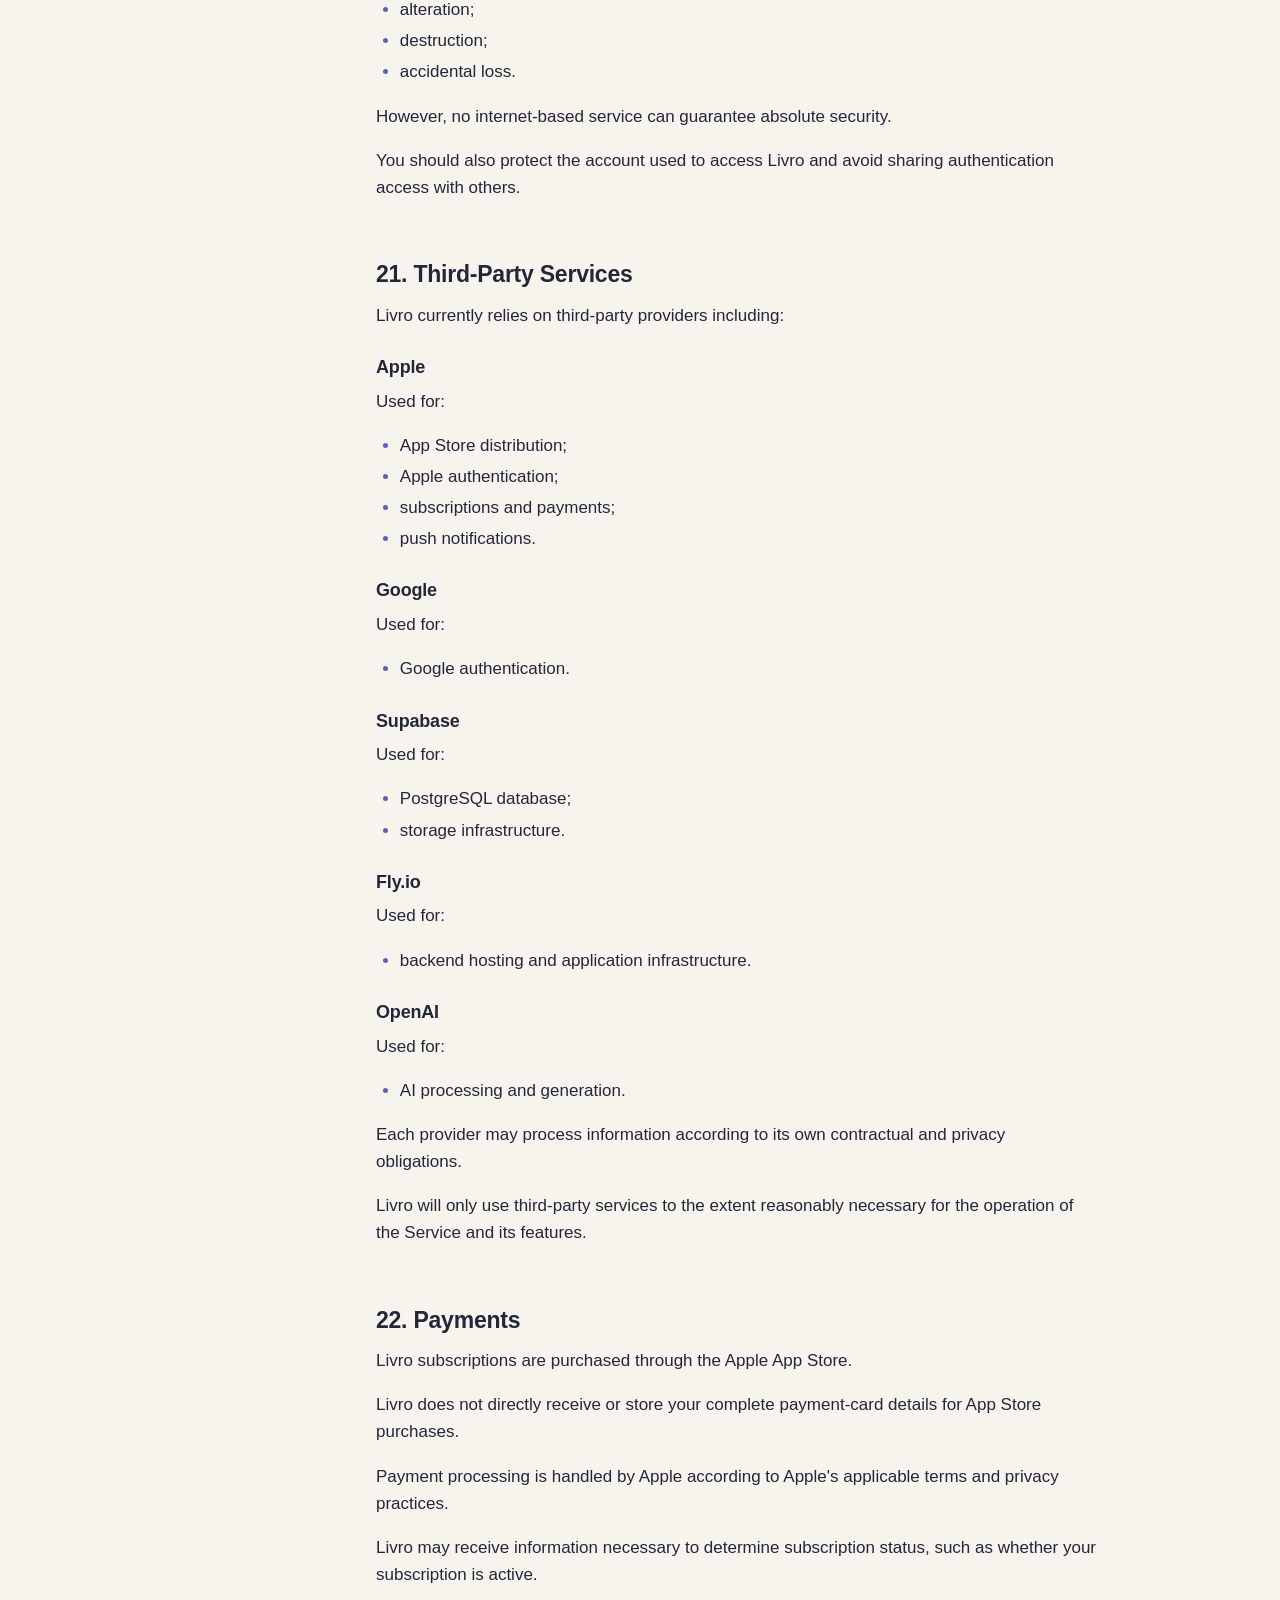
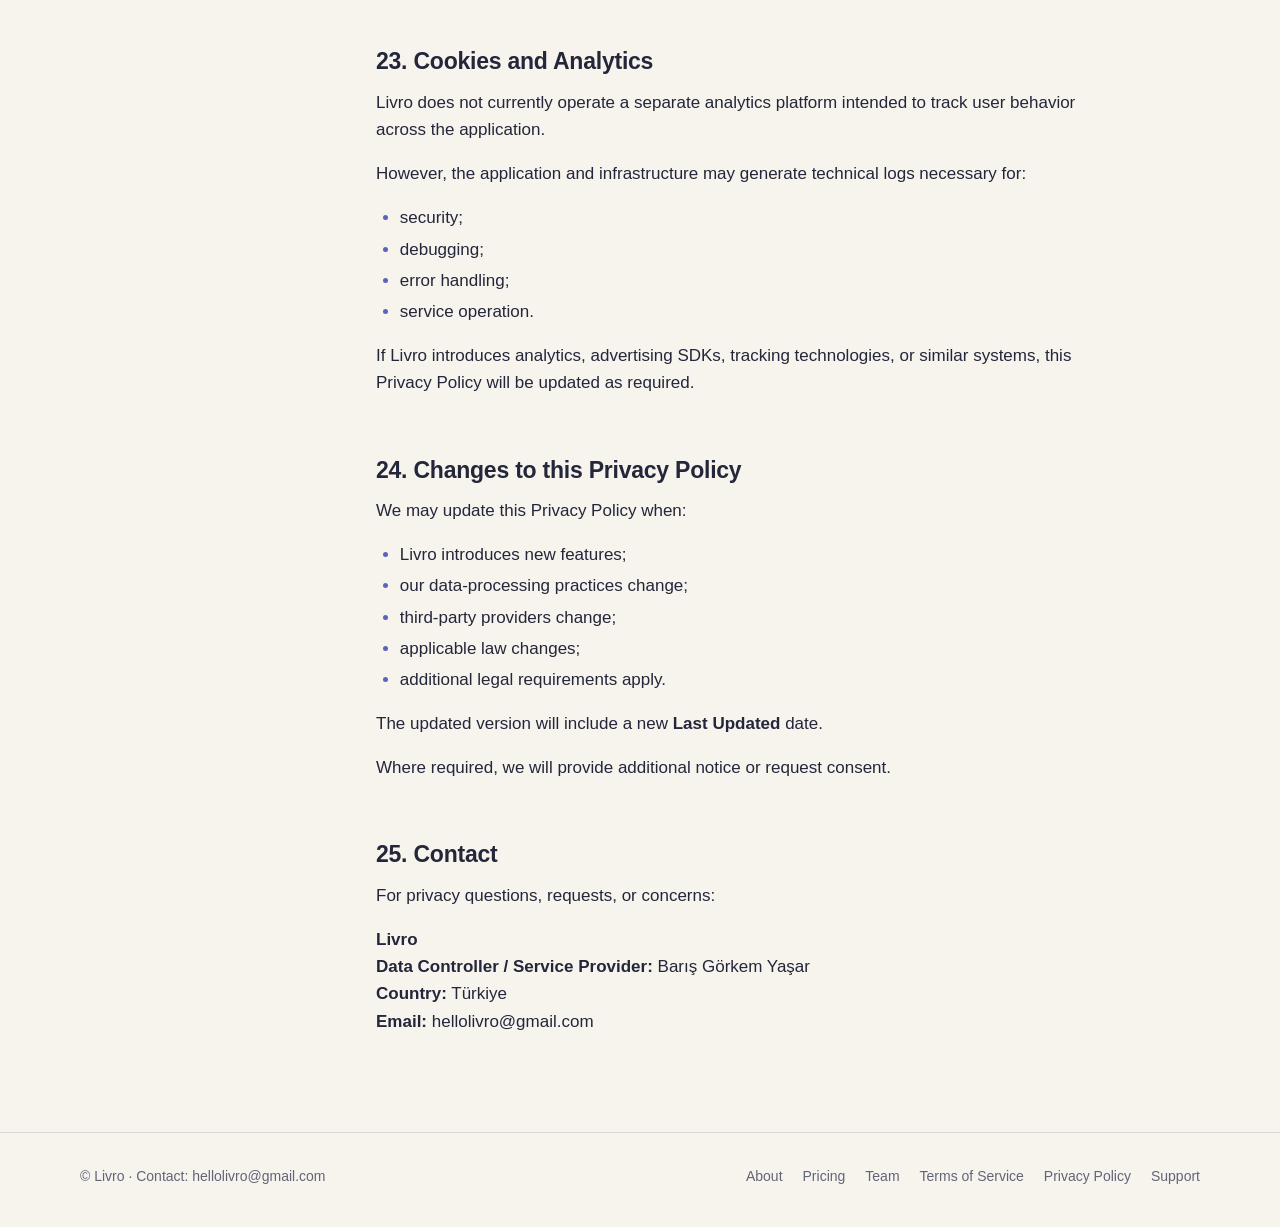
<file: privacy.html>
<!doctype html>
<html lang="en">
<head>
<meta charset="utf-8">
<meta name="viewport" content="width=device-width, initial-scale=1">
<title>Privacy Policy · Livro</title>
<meta name="description" content="Livro · Privacy Policy">
<link rel="alternate" hreflang="en" href="privacy.html">
<link rel="alternate" hreflang="tr" href="tr/privacy.html">
<link rel="alternate" hreflang="de" href="de/privacy.html">
<link rel="alternate" hreflang="x-default" href="privacy.html">
<link rel="icon" href="assets/favicon.svg" type="image/svg+xml">
<link rel="stylesheet" href="styles.css">
</head>
<body class="legal-page">
<!-- Generated by build.py from legal/en/PrivacyPolicy.docx. Edit the Word file, not this page. -->
<header class="site-header">
  <div class="wrap nav">
    <a class="brand" href="index.html" aria-label="Livro home"><img src="assets/livro-wordmark.png" alt="Livro" width="83" height="48"></a>
    <nav aria-label="Main">
      <a href="index.html#how">How it works</a>
      <a href="index.html#pricing">Pricing</a>
      <a href="index.html#team">Team</a>
      <span class="lang-switch" role="group" aria-label="Language"><a href="privacy.html" hreflang="en" lang="en" title="English" data-lang="en" aria-current="true">EN</a><a href="tr/privacy.html" hreflang="tr" lang="tr" title="Türkçe" data-lang="tr">TR</a><a href="de/privacy.html" hreflang="de" lang="de" title="Deutsch" data-lang="de">DE</a></span><script>document.querySelectorAll('.lang-switch a').forEach(a=>a.addEventListener('click',()=>{try{localStorage.setItem('livro-lang',a.dataset.lang)}catch(e){}}))</script>
    </nav>
  </div>
</header>
<main class="wrap legal">
  <aside class="toc" aria-label="Contents">
    <p class="eyebrow">Contents</p>
    <ol>
      <li><a href="#section-1">Who is responsible for your data?</a></li>
      <li><a href="#section-2">What information does Livro collect?</a></li>
      <li><a href="#section-3">Diary and Memory Content</a></li>
      <li><a href="#section-4">Information Livro Does Not Currently Collect</a></li>
      <li><a href="#section-5">How we use your information</a></li>
      <li><a href="#section-6">Artificial Intelligence and OpenAI</a></li>
      <li><a href="#section-7">AI Training</a></li>
      <li><a href="#section-8">Where your data is stored</a></li>
      <li><a href="#section-9">International Data Transfers</a></li>
      <li><a href="#section-10">How long we keep your information</a></li>
      <li><a href="#section-11">Account deletion</a></li>
      <li><a href="#section-12">Data Export</a></li>
      <li><a href="#section-13">Legal Bases for Processing</a></li>
      <li><a href="#section-14">Sensitive Personal Data</a></li>
      <li><a href="#section-15">Your Privacy Rights</a></li>
      <li><a href="#section-16">European Economic Area Users</a></li>
      <li><a href="#section-17">Türkiye Users</a></li>
      <li><a href="#section-18">United States Users</a></li>
      <li><a href="#section-19">Children&#x27;s Privacy</a></li>
      <li><a href="#section-20">Security</a></li>
      <li><a href="#section-21">Third-Party Services</a></li>
      <li><a href="#section-22">Payments</a></li>
      <li><a href="#section-23">Cookies and Analytics</a></li>
      <li><a href="#section-24">Changes to this Privacy Policy</a></li>
      <li><a href="#section-25">Contact</a></li>
    </ol>
  </aside>
  <article>
    <p class="eyebrow">Legal</p>
    <h1>Livro Privacy Policy</h1>
    <p><strong>Last Updated:</strong> October 5, 2026</p>
    <p>This Privacy Policy explains how <strong>Barış Görkem Yaşar</strong>, the operator of Livro (&quot;Livro&quot;, &quot;we&quot;, &quot;us&quot;, or &quot;our&quot;), collects, uses, stores, and protects personal data when you use the Livro application.</p>
    <p>Livro is currently available through the <strong>Apple App Store</strong> and is intended for users aged <strong>16 and older</strong>.</p>
    <h2 id="section-1">1. Who is responsible for your data?</h2>
    <p>The data controller/service provider for Livro is:</p>
    <p><strong>Barış Görkem Yaşar</strong><br>Türkiye</p>
    <p><strong>Email:</strong> hellolivro@gmail.com</p>
    <p>For privacy-related questions or requests, contact:</p>
    <p><strong>hellolivro@gmail.com</strong></p>
    <h2 id="section-2">2. What information does Livro collect?</h2>
    <p>The information we collect depends on how you use Livro.</p>
    <h3>Account information</h3>
    <p>When you create an account, we may receive information necessary to authenticate and maintain your account through:</p>
    <ul>
    <li>Apple Sign In</li>
    <li>Google Sign In</li>
    </ul>
    <p>Depending on the authentication provider and the options you select, this may include information such as:</p>
    <ul>
    <li>name;</li>
    <li>email address;</li>
    <li>authentication/provider identifier;</li>
    <li>Livro account identifier.</li>
    </ul>
    <p>Livro does not require you to provide a password directly to Livro when using supported third-party authentication.</p>
    <p>Your account name is used to greet you in the app and is printed on the covers of your chapter and book PDFs. You can change it in your profile at any time.</p>
    <h3>Character profile</h3>
    <p>When you create your character, we store the appearance you choose, such as gender, age range, skin tone, hair, eyes, face shape, body build, height, clothing and accessories. Livro uses it to draw you in your comics and sends it to OpenAI together with your diary text when a comic is created.</p>
    <p>You decide how your character looks and can change it at any time. Your character does not need to resemble you.</p>
    <h3>Device and notification information</h3>
    <p>If you allow notifications, we store your device&#x27;s push notification token, its time zone and the date of the last reminder we sent. Notifications are delivered through the Apple Push Notification service. If you turn notifications off in Livro or sign out, the token is deleted from our servers.</p>
    <p>We also store your account&#x27;s time zone, which determines the date a diary entry belongs to.</p>
    <h2 id="section-3">3. Diary and Memory Content</h2>
    <p>Livro allows you to create diary entries and memories.</p>
    <p>This may include:</p>
    <ul>
    <li>diary text;</li>
    <li>dates associated with memories;</li>
    <li>titles or other information you provide;</li>
    <li>memory relationships;</li>
    <li>content generated from your memories;</li>
    <li>information necessary to organize your memories.</li>
    </ul>
    <p>Your diary entries may contain highly personal information.</p>
    <p>For example, you may voluntarily write about:</p>
    <ul>
    <li>relationships;</li>
    <li>family;</li>
    <li>emotional experiences;</li>
    <li>health;</li>
    <li>beliefs;</li>
    <li>political opinions;</li>
    <li>personal events;</li>
    <li>other private matters.</li>
    </ul>
    <p><strong>You should therefore treat Livro as a service that may process highly personal information.</strong></p>
    <p>We do not require you to provide information of a particular sensitive category, but the content you voluntarily enter may contain such information.</p>
    <h2 id="section-4">4. Information Livro Does Not Currently Collect</h2>
    <p>Livro currently does not provide diary entries through:</p>
    <ul>
    <li>photo uploads;</li>
    <li>audio recordings.</li>
    </ul>
    <p>Livro also does not currently use a separate analytics platform for behavioral analytics.</p>
    <p>However, technical information required for the operation, security, and reliability of the application may still be processed by Livro or its infrastructure providers.</p>
    <p>We will update this Privacy Policy if these practices change.</p>
    <h2 id="section-5">5. How we use your information</h2>
    <p>We use personal data where necessary to operate Livro and provide the features you request.</p>
    <p>This may include:</p>
    <h3>Providing the service</h3>
    <p>We use information to:</p>
    <ul>
    <li>create and maintain your account;</li>
    <li>authenticate you;</li>
    <li>store your diary entries;</li>
    <li>organize your memories;</li>
    <li>synchronize your information;</li>
    <li>display your memories;</li>
    <li>provide requested features.</li>
    </ul>
    <h3>AI features</h3>
    <p>We process relevant information through AI systems when you request features that require AI processing.</p>
    <p>This can include generating:</p>
    <ul>
    <li>summaries;</li>
    <li>stories;</li>
    <li>characters;</li>
    <li>comics;</li>
    <li>books;</li>
    <li>timelines;</li>
    <li>other creative representations.</li>
    </ul>
    <h3>Exports</h3>
    <p>We process your memories when you request a PDF export.</p>
    <h3>Security</h3>
    <p>Information may be processed to:</p>
    <ul>
    <li>protect Livro;</li>
    <li>detect abuse;</li>
    <li>prevent unauthorized access;</li>
    <li>investigate security incidents;</li>
    <li>maintain the integrity of the service.</li>
    </ul>
    <h3>Legal obligations</h3>
    <p>We may process information where necessary to comply with applicable legal obligations or respond to lawful requests.</p>
    <h2 id="section-6">6. Artificial Intelligence and OpenAI</h2>
    <p>Livro uses the <strong>OpenAI API</strong> for certain AI-powered features.</p>
    <p>When you request an AI feature, relevant information may be transmitted to OpenAI so that the requested operation can be performed.</p>
    <p>For example:</p>
    <p>Your diary/memory</p>
    <p>↓</p>
    <p>Livro backend</p>
    <p>↓</p>
    <p>OpenAI API</p>
    <p>↓</p>
    <p>AI-generated result</p>
    <p>↓</p>
    <p>Livro</p>
    <p>Livro does not send all of your stored information to OpenAI simply because you have an account.</p>
    <p>Information is sent when it is necessary for an AI-powered feature you request or where technically necessary to provide the relevant functionality.</p>
    <h2 id="section-7">7. AI Training</h2>
    <p>Livro does <strong>not use your private diary or memory content to train its own AI models</strong>.</p>
    <p>Livro also does not intend to opt user content into third-party model-training programs.</p>
    <p>For OpenAI specifically, Livro uses the OpenAI API rather than consumer ChatGPT services. OpenAI&#x27;s API documentation states that API inputs and outputs are not used to train OpenAI models by default unless the customer explicitly opts into data sharing.</p>
    <p>However, OpenAI may process API data for purposes such as abuse monitoring and service security according to its applicable policies and the configuration available to Livro.</p>
    <p>Livro has not opted in to sharing its API data with OpenAI for model training. OpenAI may keep API inputs and outputs for a limited period for these purposes, as described in its data-retention policies.</p>
    <h2 id="section-8">8. Where your data is stored</h2>
    <p>Livro uses several infrastructure providers.</p>
    <h3>Supabase</h3>
    <p>Livro uses <strong>Supabase</strong> for:</p>
    <ul>
    <li>PostgreSQL database infrastructure;</li>
    <li>persistent storage;</li>
    <li>application data;</li>
    <li>diary and memory records;</li>
    <li>files generated or stored by the Service.</li>
    </ul>
    <p>The Livro database is currently configured in <strong>Frankfurt, Germany</strong>.</p>
    <p>Chapter and book PDFs you download are also stored there, so they can be downloaded again quickly. They are deleted together with your account.</p>
    <h3>Fly.io</h3>
    <p>Livro uses <strong>Fly.io</strong> to host its backend application infrastructure.</p>
    <p>Livro&#x27;s backend may temporarily process information, including diary content, when handling requests.</p>
    <p>Livro&#x27;s backend currently runs in <strong>Frankfurt, Germany</strong>.</p>
    <h3>Apple</h3>
    <p>Apple provides:</p>
    <ul>
    <li>App Store distribution;</li>
    <li>Apple authentication;</li>
    <li>subscription and payment infrastructure;</li>
    <li>delivery of push notifications (Apple Push Notification service).</li>
    </ul>
    <h3>Google</h3>
    <p>Google provides authentication services when you choose Google Sign-In.</p>
    <h3>OpenAI</h3>
    <p>OpenAI provides AI processing used by certain Livro features.</p>
    <p>The privacy practices of these providers are also governed by their respective agreements and privacy policies.</p>
    <h2 id="section-9">9. International Data Transfers</h2>
    <p>Livro is operated from Türkiye and is intended to serve users in Türkiye, the EU/EEA, and the United States.</p>
    <p>As a result, personal data may be processed in different countries depending on:</p>
    <ul>
    <li>infrastructure configuration;</li>
    <li>service providers;</li>
    <li>authentication;</li>
    <li>AI processing;</li>
    <li>technical operations.</li>
    </ul>
    <p>Some providers may process data outside the country where you live.</p>
    <p>Where applicable law requires specific safeguards for international transfers, Livro will use legally recognized transfer mechanisms or other appropriate safeguards.</p>
    <h2 id="section-10">10. How long we keep your information</h2>
    <p>We retain your personal information for as long as necessary to provide Livro and for other legitimate or legally required purposes.</p>
    <p>If you delete your account, Livro will initiate deletion of the associated account and User Content.</p>
    <p>Account deletion is intended to be <strong>permanent</strong>.</p>
    <p>However, deletion may not immediately remove every technical copy because information may temporarily remain in:</p>
    <ul>
    <li>backups;</li>
    <li>security logs;</li>
    <li>disaster-recovery systems;</li>
    <li>systems subject to legally required retention.</li>
    </ul>
    <p>Such information will be deleted or rendered inaccessible according to the applicable retention and deletion procedures.</p>
    <p>Backups are kept for <strong>7 days</strong>, so data you delete is removed from backups within 7 days.</p>
    <h2 id="section-11">11. Account deletion</h2>
    <p>You can request deletion of your Livro account.</p>
    <p>When the deletion process is completed, we intend to delete:</p>
    <ul>
    <li>your account;</li>
    <li>your diary entries;</li>
    <li>your memories;</li>
    <li>your character profile;</li>
    <li>notification tokens for your devices;</li>
    <li>generated content associated with your account;</li>
    <li>stored files associated with your account;</li>
    <li>other personal data associated with your account,</li>
    </ul>
    <p>subject to information that must or may legally be retained.</p>
    <p>If you signed in with Apple and stop using Sign in with Apple for Livro in your Apple Account settings, Apple notifies us and your Livro account is deleted in the same way.</p>
    <p>Because deletion is permanent, you should export any memories you want to keep before deleting your account.</p>
    <h2 id="section-12">12. Data Export</h2>
    <p>Livro provides a PDF export feature that allows you to download supported memories and diary information.</p>
    <p>The export is intended to give you a readable copy of your memories.</p>
    <p>The PDF export may not include every technical record maintained by Livro, such as:</p>
    <ul>
    <li>internal database identifiers;</li>
    <li>system metadata;</li>
    <li>embeddings;</li>
    <li>security logs;</li>
    <li>internal AI-processing records.</li>
    </ul>
    <h2 id="section-13">13. Legal Bases for Processing</h2>
    <p>Depending on your location and the particular processing activity, Livro may process personal data based on different legal grounds.</p>
    <p>These may include:</p>
    <ul>
    <li>performance of a contract;</li>
    <li>your consent;</li>
    <li>compliance with legal obligations;</li>
    <li>legitimate interests;</li>
    <li>protection of the Service and its users.</li>
    </ul>
    <p>For users protected by the GDPR, the exact legal basis will depend on the particular processing activity.</p>
    <p>For example:</p>
    <div class="table-wrap"><table><tr><th><strong>Processing</strong></th><th><strong>Potential legal basis</strong></th></tr><tr><td>Account creation</td><td>Contract</td></tr><tr><td>Providing diary functionality</td><td>Contract</td></tr><tr><td>Storing memories</td><td>Contract</td></tr><tr><td>Requested AI generation</td><td>Contract / consent where required</td></tr><tr><td>Security</td><td>Legitimate interests</td></tr><tr><td>Legal compliance</td><td>Legal obligation</td></tr><tr><td>Certain optional processing</td><td>Consent</td></tr></table></div>
    <h2 id="section-14">14. Sensitive Personal Data</h2>
    <p>Because Livro is a diary and memory application, you may voluntarily provide information that is considered sensitive or specially protected under applicable privacy laws.</p>
    <p>For example, your diary could contain information about:</p>
    <ul>
    <li>health;</li>
    <li>religious beliefs;</li>
    <li>political opinions;</li>
    <li>sexual life or orientation;</li>
    <li>relationships;</li>
    <li>emotional experiences.</li>
    </ul>
    <p>Livro does not require you to enter such information.</p>
    <p>However, if you choose to enter it, it may be processed as part of providing the Service.</p>
    <p>You should avoid entering information that you do not want Livro to process.</p>
    <h2 id="section-15">15. Your Privacy Rights</h2>
    <p>Depending on where you live and which privacy laws apply to you, you may have rights including:</p>
    <ul>
    <li>access to your personal data;</li>
    <li>correction of inaccurate data;</li>
    <li>deletion of personal data;</li>
    <li>restriction of processing;</li>
    <li>objection to certain processing;</li>
    <li>data portability;</li>
    <li>withdrawal of consent where processing is based on consent;</li>
    <li>information about how your data is processed.</li>
    </ul>
    <p>You may contact us to exercise applicable rights:</p>
    <p><strong>hellolivro@gmail.com</strong></p>
    <p>We may need to verify your identity before completing certain requests.</p>
    <p>Your rights may vary depending on your jurisdiction.</p>
    <h2 id="section-16">16. European Economic Area Users</h2>
    <p>If you are located in the European Economic Area, the GDPR may provide you with additional rights regarding your personal data.</p>
    <p>Depending on the circumstances, you may also have the right to lodge a complaint with the data protection authority responsible for your jurisdiction.</p>
    <p>Livro will provide information about the applicable supervisory authority and additional GDPR-specific procedures where required.</p>
    <h2 id="section-17">17. Türkiye Users</h2>
    <p>For users in Türkiye, personal data processing may be subject to the <strong>Personal Data Protection Law No. 6698 (KVKK)</strong>.</p>
    <p>Depending on the circumstances, you may have rights under KVKK concerning your personal data, including rights relating to:</p>
    <ul>
    <li>learning whether personal data is processed;</li>
    <li>requesting information about processing;</li>
    <li>learning the purpose of processing;</li>
    <li>requesting correction;</li>
    <li>requesting deletion or destruction where legally applicable;</li>
    <li>objecting to certain results;</li>
    <li>requesting compensation where legally applicable.</li>
    </ul>
    <p>Requests should be directed to:</p>
    <p><strong>hellolivro@gmail.com</strong></p>
    <h2 id="section-18">18. United States Users</h2>
    <p>Privacy rights available to users in the United States may vary depending on the state in which the user resides.</p>
    <p>Livro will comply with applicable US privacy requirements to the extent they apply to the Service.</p>
    <p>Where a particular state law grants additional rights, the applicable supplemental notice or procedure may apply.</p>
    <p>We will update this section if Livro becomes subject to specific state privacy laws requiring additional disclosures.</p>
    <h2 id="section-19">19. Children&#x27;s Privacy</h2>
    <p>Livro is intended for users <strong>16 years of age or older</strong>.</p>
    <p>Livro does not knowingly offer the Service to children under 16.</p>
    <p>If we become aware that a person under the applicable minimum age has created an account, we may take steps to terminate the account and delete associated personal data as required by applicable law.</p>
    <p>Parents or guardians who believe a child under the applicable minimum age has provided personal information to Livro may contact:</p>
    <p><strong>hellolivro@gmail.com</strong></p>
    <p>The minimum-age rule does not replace any mandatory child-protection requirements that may apply in a particular jurisdiction.</p>
    <h2 id="section-20">20. Security</h2>
    <p>We use reasonable technical and organizational measures designed to protect personal data against:</p>
    <ul>
    <li>unauthorized access;</li>
    <li>unauthorized disclosure;</li>
    <li>alteration;</li>
    <li>destruction;</li>
    <li>accidental loss.</li>
    </ul>
    <p>However, no internet-based service can guarantee absolute security.</p>
    <p>You should also protect the account used to access Livro and avoid sharing authentication access with others.</p>
    <h2 id="section-21">21. Third-Party Services</h2>
    <p>Livro currently relies on third-party providers including:</p>
    <h3>Apple</h3>
    <p>Used for:</p>
    <ul>
    <li>App Store distribution;</li>
    <li>Apple authentication;</li>
    <li>subscriptions and payments;</li>
    <li>push notifications.</li>
    </ul>
    <h3>Google</h3>
    <p>Used for:</p>
    <ul>
    <li>Google authentication.</li>
    </ul>
    <h3>Supabase</h3>
    <p>Used for:</p>
    <ul>
    <li>PostgreSQL database;</li>
    <li>storage infrastructure.</li>
    </ul>
    <h3>Fly.io</h3>
    <p>Used for:</p>
    <ul>
    <li>backend hosting and application infrastructure.</li>
    </ul>
    <h3>OpenAI</h3>
    <p>Used for:</p>
    <ul>
    <li>AI processing and generation.</li>
    </ul>
    <p>Each provider may process information according to its own contractual and privacy obligations.</p>
    <p>Livro will only use third-party services to the extent reasonably necessary for the operation of the Service and its features.</p>
    <h2 id="section-22">22. Payments</h2>
    <p>Livro subscriptions are purchased through the Apple App Store.</p>
    <p>Livro does not directly receive or store your complete payment-card details for App Store purchases.</p>
    <p>Payment processing is handled by Apple according to Apple&#x27;s applicable terms and privacy practices.</p>
    <p>Livro may receive information necessary to determine subscription status, such as whether your subscription is active.</p>
    <h2 id="section-23">23. Cookies and Analytics</h2>
    <p>Livro does not currently operate a separate analytics platform intended to track user behavior across the application.</p>
    <p>However, the application and infrastructure may generate technical logs necessary for:</p>
    <ul>
    <li>security;</li>
    <li>debugging;</li>
    <li>error handling;</li>
    <li>service operation.</li>
    </ul>
    <p>If Livro introduces analytics, advertising SDKs, tracking technologies, or similar systems, this Privacy Policy will be updated as required.</p>
    <h2 id="section-24">24. Changes to this Privacy Policy</h2>
    <p>We may update this Privacy Policy when:</p>
    <ul>
    <li>Livro introduces new features;</li>
    <li>our data-processing practices change;</li>
    <li>third-party providers change;</li>
    <li>applicable law changes;</li>
    <li>additional legal requirements apply.</li>
    </ul>
    <p>The updated version will include a new <strong>Last Updated</strong> date.</p>
    <p>Where required, we will provide additional notice or request consent.</p>
    <h2 id="section-25">25. Contact</h2>
    <p>For privacy questions, requests, or concerns:</p>
    <p><strong>Livro</strong><br><strong>Data Controller / Service Provider:</strong> Barış Görkem Yaşar<br><strong>Country:</strong> Türkiye<br><strong>Email:</strong> hellolivro@gmail.com</p>
  </article>
</main>
<footer class="site-footer">
  <div class="wrap footer-row">
    <span>© Livro · Contact: <a href="mailto:hellolivro@gmail.com">hellolivro@gmail.com</a></span>
    <nav aria-label="Footer">
      <a href="index.html#about">About</a>
      <a href="index.html#pricing">Pricing</a>
      <a href="index.html#team">Team</a>
      <a href="terms.html">Terms of Service</a>
      <a href="privacy.html">Privacy Policy</a>
      <a href="support.html">Support</a>
    </nav>
  </div>
</footer>
</body>
</html>
</file>
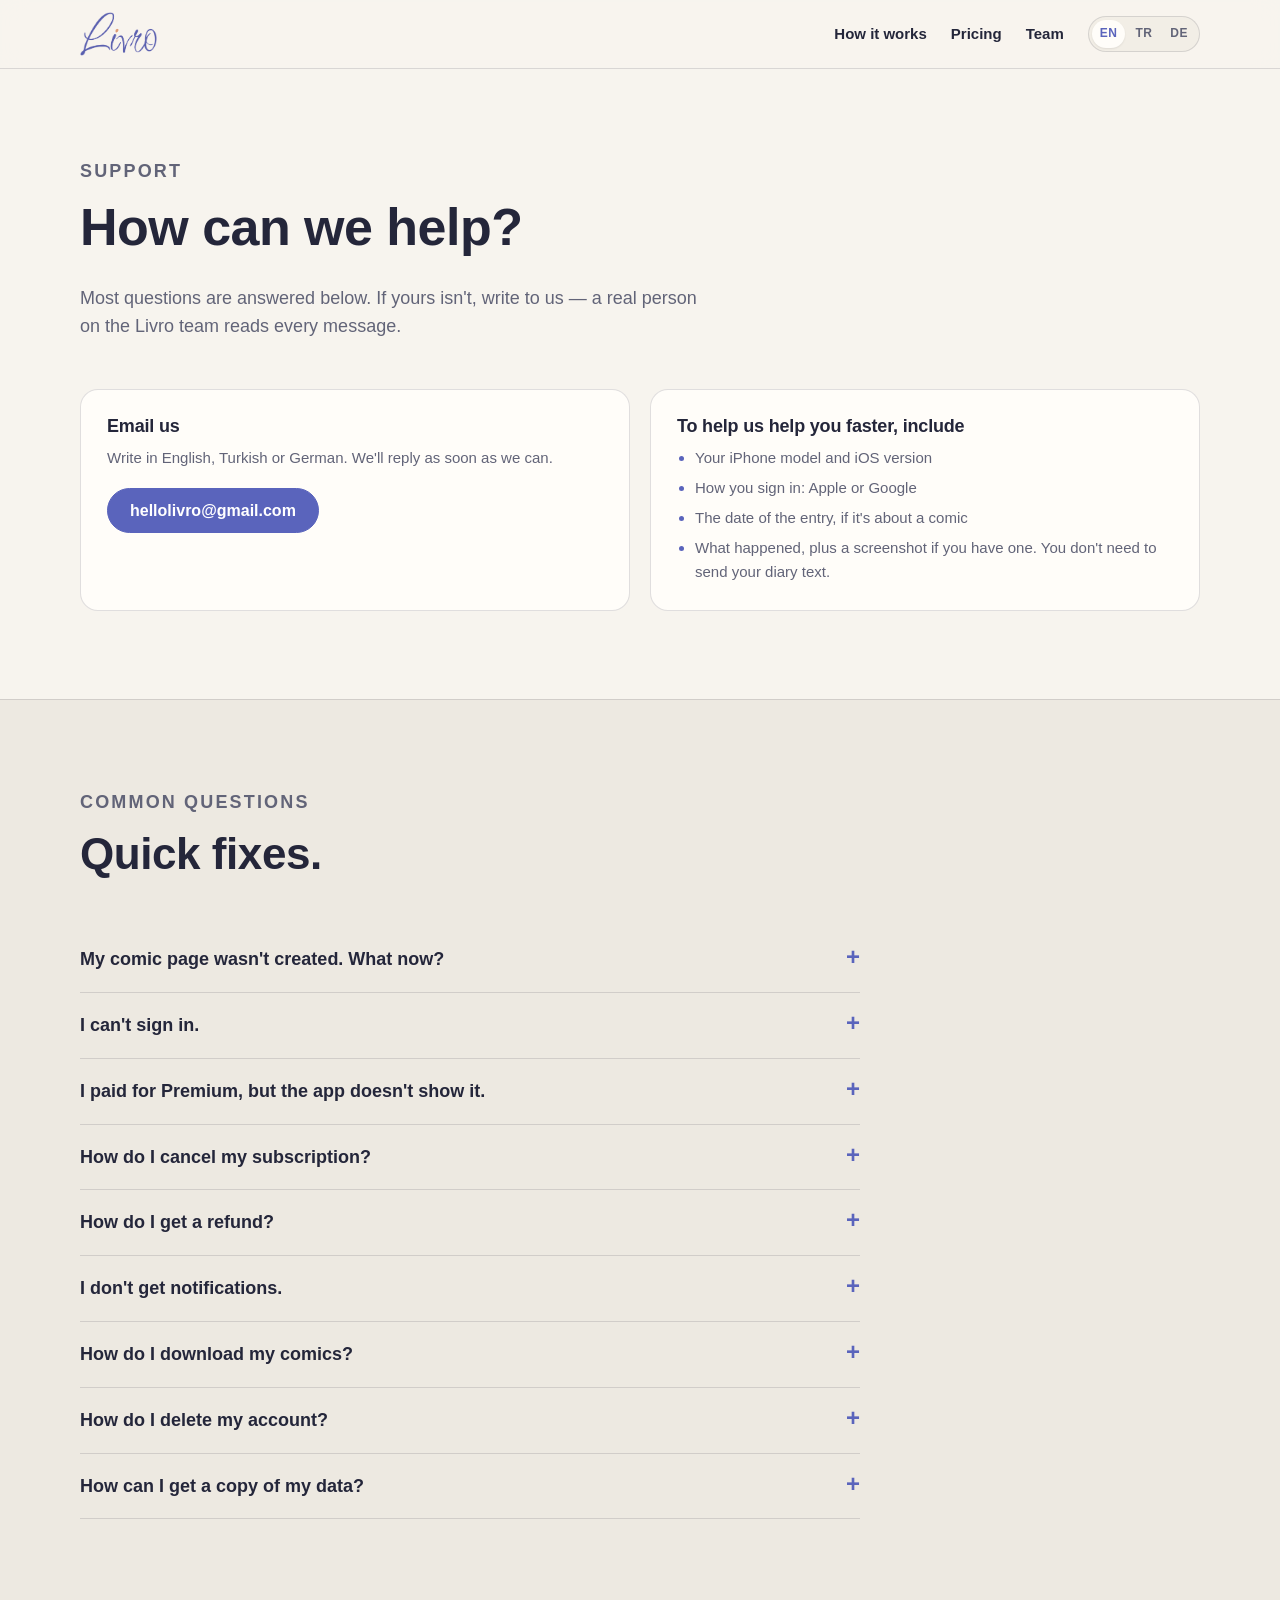
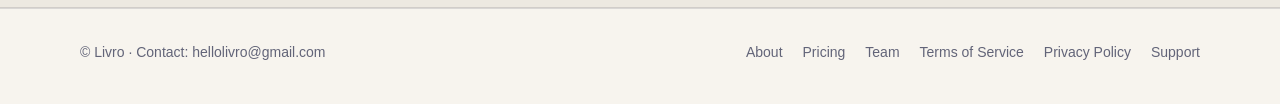
<file: support.html>
<!doctype html>
<html lang="en">
<head>
<meta charset="utf-8">
<meta name="viewport" content="width=device-width, initial-scale=1">
<title>Support · Livro</title>
<meta name="description" content="Help with Livro: contact the team and fix common problems with comics, sign-in, subscriptions and your account.">
<link rel="alternate" hreflang="en" href="support.html">
<link rel="alternate" hreflang="tr" href="tr/support.html">
<link rel="alternate" hreflang="de" href="de/support.html">
<link rel="alternate" hreflang="x-default" href="support.html">
<link rel="icon" href="assets/favicon.svg" type="image/svg+xml">
<link rel="stylesheet" href="styles.css">
</head>
<body>
<!-- Generated by build.py from templates/support.html and locales/. Edit those, not this page. -->
<header class="site-header">
  <div class="wrap nav">
    <a class="brand" href="index.html" aria-label="Livro home"><img src="assets/livro-wordmark.png" alt="Livro" width="83" height="48"></a>
    <nav aria-label="Main">
      <a href="index.html#how">How it works</a>
      <a href="index.html#pricing">Pricing</a>
      <a href="index.html#team">Team</a>
      <span class="lang-switch" role="group" aria-label="Language"><a href="support.html" hreflang="en" lang="en" title="English" data-lang="en" aria-current="true">EN</a><a href="tr/support.html" hreflang="tr" lang="tr" title="Türkçe" data-lang="tr">TR</a><a href="de/support.html" hreflang="de" lang="de" title="Deutsch" data-lang="de">DE</a></span><script>document.querySelectorAll('.lang-switch a').forEach(a=>a.addEventListener('click',()=>{try{localStorage.setItem('livro-lang',a.dataset.lang)}catch(e){}}))</script>
    </nav>
  </div>
</header>
<main>
  <section id="contact">
    <div class="wrap">
      <div class="section-head">
        <p class="eyebrow">Support</p>
        <h1>How can we help?</h1>
        <p>Most questions are answered below. If yours isn't, write to us — a real person on the Livro team reads every message.</p>
      </div>
      <div class="features two">
        <div class="feature">
          <h3>Email us</h3>
          <p>Write in English, Turkish or German. We'll reply as soon as we can.</p>
          <p class="support-email"><a class="btn btn-primary" href="mailto:hellolivro@gmail.com">hellolivro@gmail.com</a></p>
        </div>
        <div class="feature">
          <h3>To help us help you faster, include</h3>
          <ul class="support-list">
            <li>Your iPhone model and iOS version</li>
            <li>How you sign in: Apple or Google</li>
            <li>The date of the entry, if it's about a comic</li>
            <li>What happened, plus a screenshot if you have one. You don't need to send your diary text.</li>
          </ul>
        </div>
      </div>
    </div>
  </section>

  <section class="band" id="help">
    <div class="wrap">
      <div class="section-head">
        <p class="eyebrow">Common questions</p>
        <h2>Quick fixes.</h2>
      </div>
      <div class="faq">
        <details><summary>My comic page wasn't created. What now?</summary><p>Your diary entry is always saved, even if drawing fails. Open that day in the app and tap <strong>Try Again</strong>. Each day has a limited number of attempts, and the app shows how long you can still try. Trying again is part of Premium. If it keeps failing, <a href="#contact">contact us</a> with the date of the entry.</p></details>
        <details><summary>I can't sign in.</summary><p>Check your internet connection and try again. Use the same method you used the first time — Apple or Google — because your diary and comics belong to that account. If it still doesn't work, <a href="#contact">contact us</a> and tell us which method you use.</p></details>
        <details><summary>I paid for Premium, but the app doesn't show it.</summary><p>Go to <strong>Profile → Premium</strong> and tap <strong>Restore Purchases</strong>. Make sure your iPhone is signed in to the same Apple ID you subscribed with. This also works after moving to a new iPhone.</p></details>
        <!-- Same question and answer as the home page FAQ: one source, so they can't drift apart. -->
        <details><summary>How do I cancel my subscription?</summary><p>In the app, go to Profile → Premium (or Settings → Subscription), which opens Apple's subscription page. You can also cancel from your Apple account settings. Premium stays active until the end of the period you've paid for.</p></details>
        <details><summary>How do I get a refund?</summary><p>Subscriptions are sold and billed by Apple, so Apple handles refunds, not Livro. You can request one at <a href="https://reportaproblem.apple.com">reportaproblem.apple.com</a>.</p></details>
        <details><summary>I don't get notifications.</summary><p>In the app, check that notifications are on under <strong>Profile → Notifications</strong>. Then open your iPhone's <strong>Settings → Notifications → Livro</strong> and make sure <strong>Allow Notifications</strong> is on.</p></details>
        <details><summary>How do I download my comics?</summary><p>Premium members can download any single comic page, or a whole month as a PDF chapter from its chapter card. A month's chapter can be downloaded once the month is over, because until then you can still add pages to it.</p></details>
        <details><summary>How do I delete my account?</summary><p>Go to <strong>Profile → Delete Account</strong>. This permanently deletes your diary, your comics and your character, and it can't be undone, so download anything you want to keep first. Deleting your account doesn't cancel your subscription; cancel it in your Apple account settings.</p></details>
        <details><summary>How can I get a copy of my data?</summary><p><a href="#contact">Email us</a> and we'll send you a copy of the personal data we hold about you, including your diary text. The <a href="privacy.html">Privacy Policy</a> explains what we store and why.</p></details>
      </div>
    </div>
  </section>
</main>
<footer class="site-footer">
  <div class="wrap footer-row">
    <span>© Livro · Contact: <a href="mailto:hellolivro@gmail.com">hellolivro@gmail.com</a></span>
    <nav aria-label="Footer">
      <a href="index.html#about">About</a>
      <a href="index.html#pricing">Pricing</a>
      <a href="index.html#team">Team</a>
      <a href="terms.html">Terms of Service</a>
      <a href="privacy.html">Privacy Policy</a>
      <a href="support.html">Support</a>
    </nav>
  </div>
</footer>
</body>
</html>
</file>
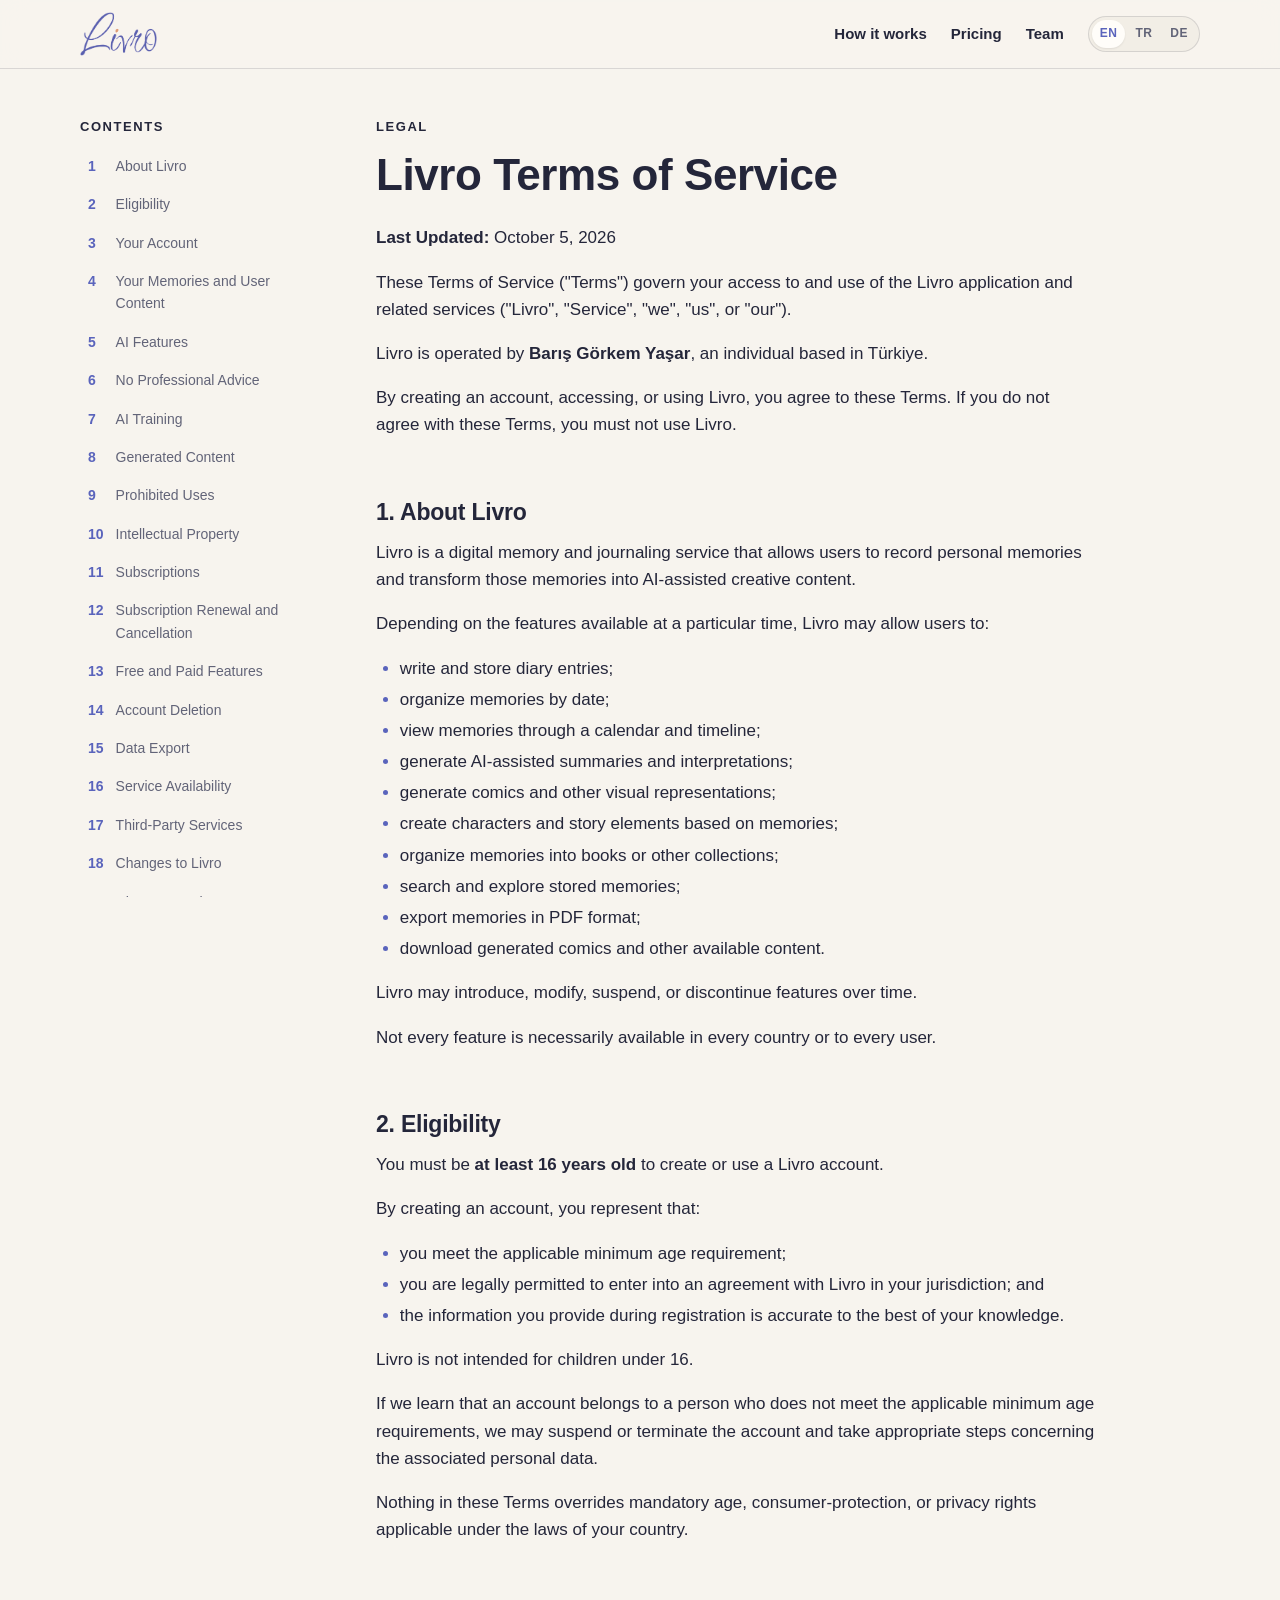
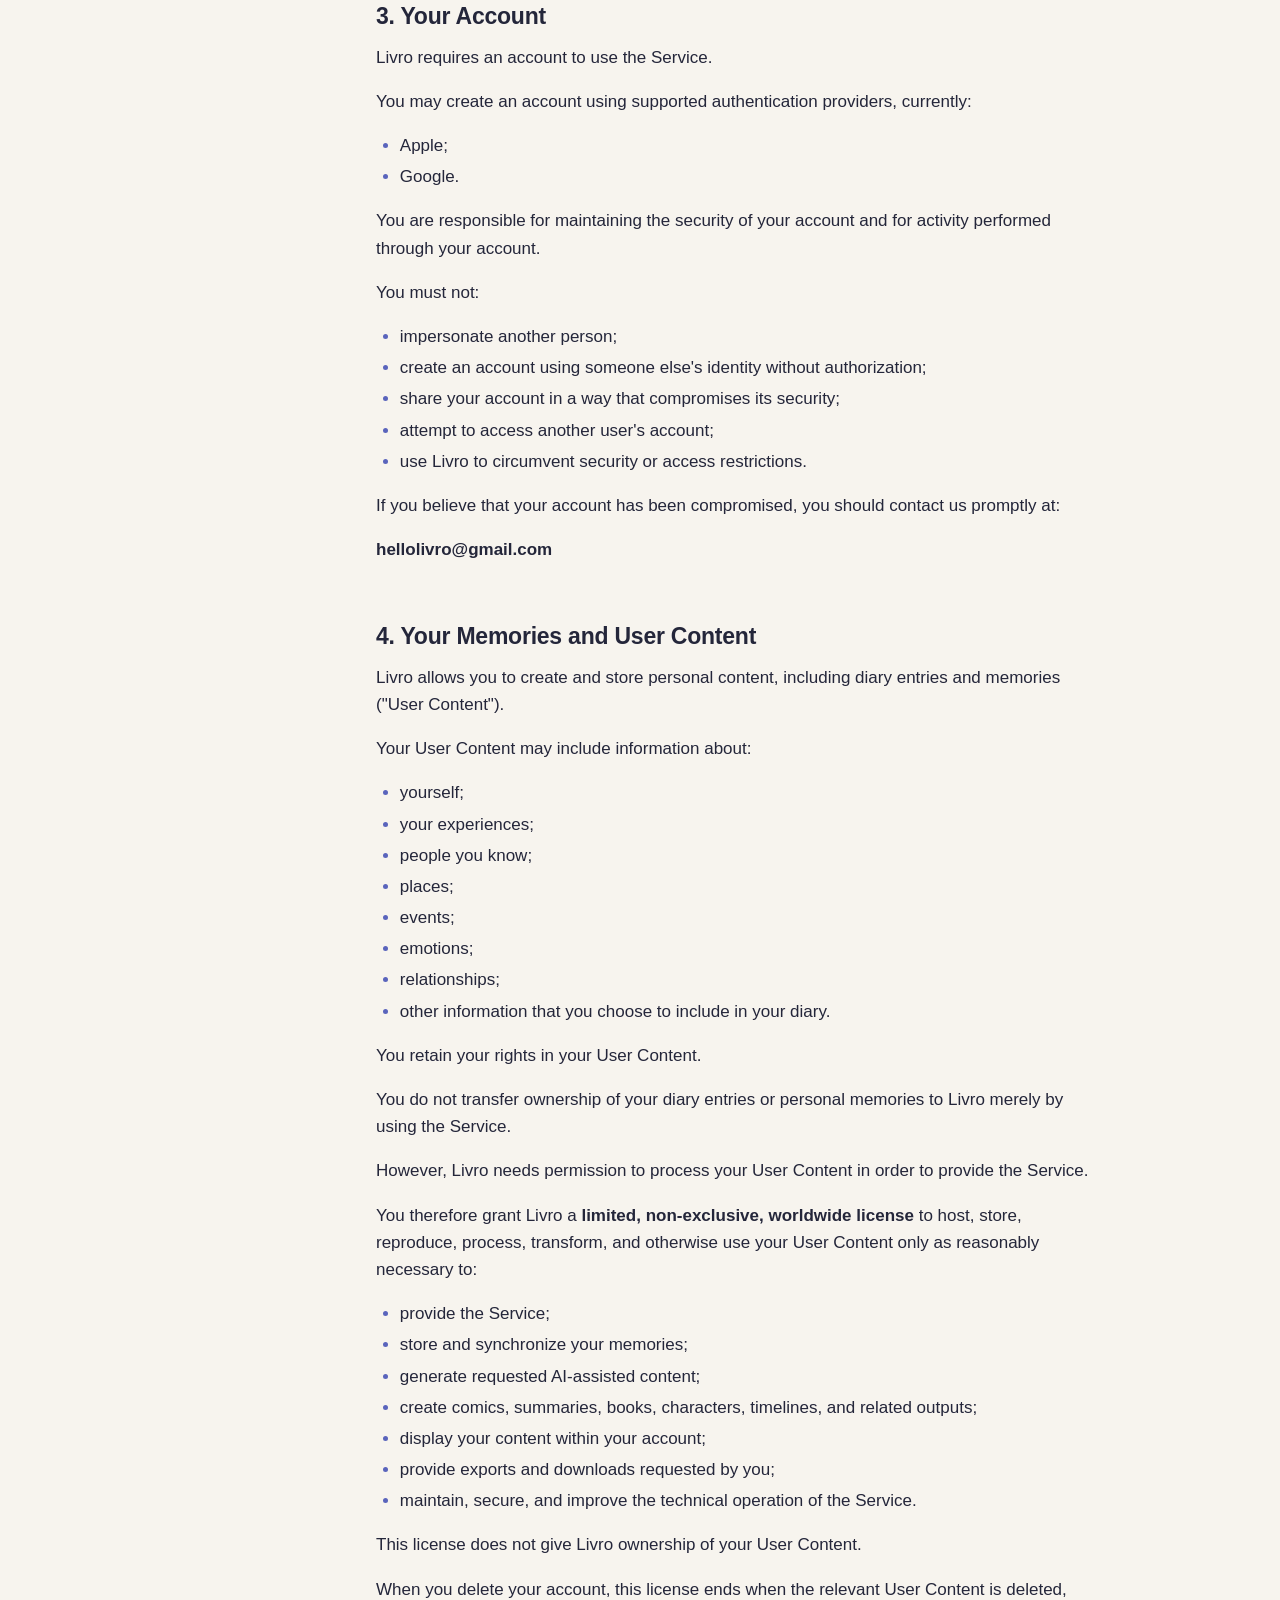
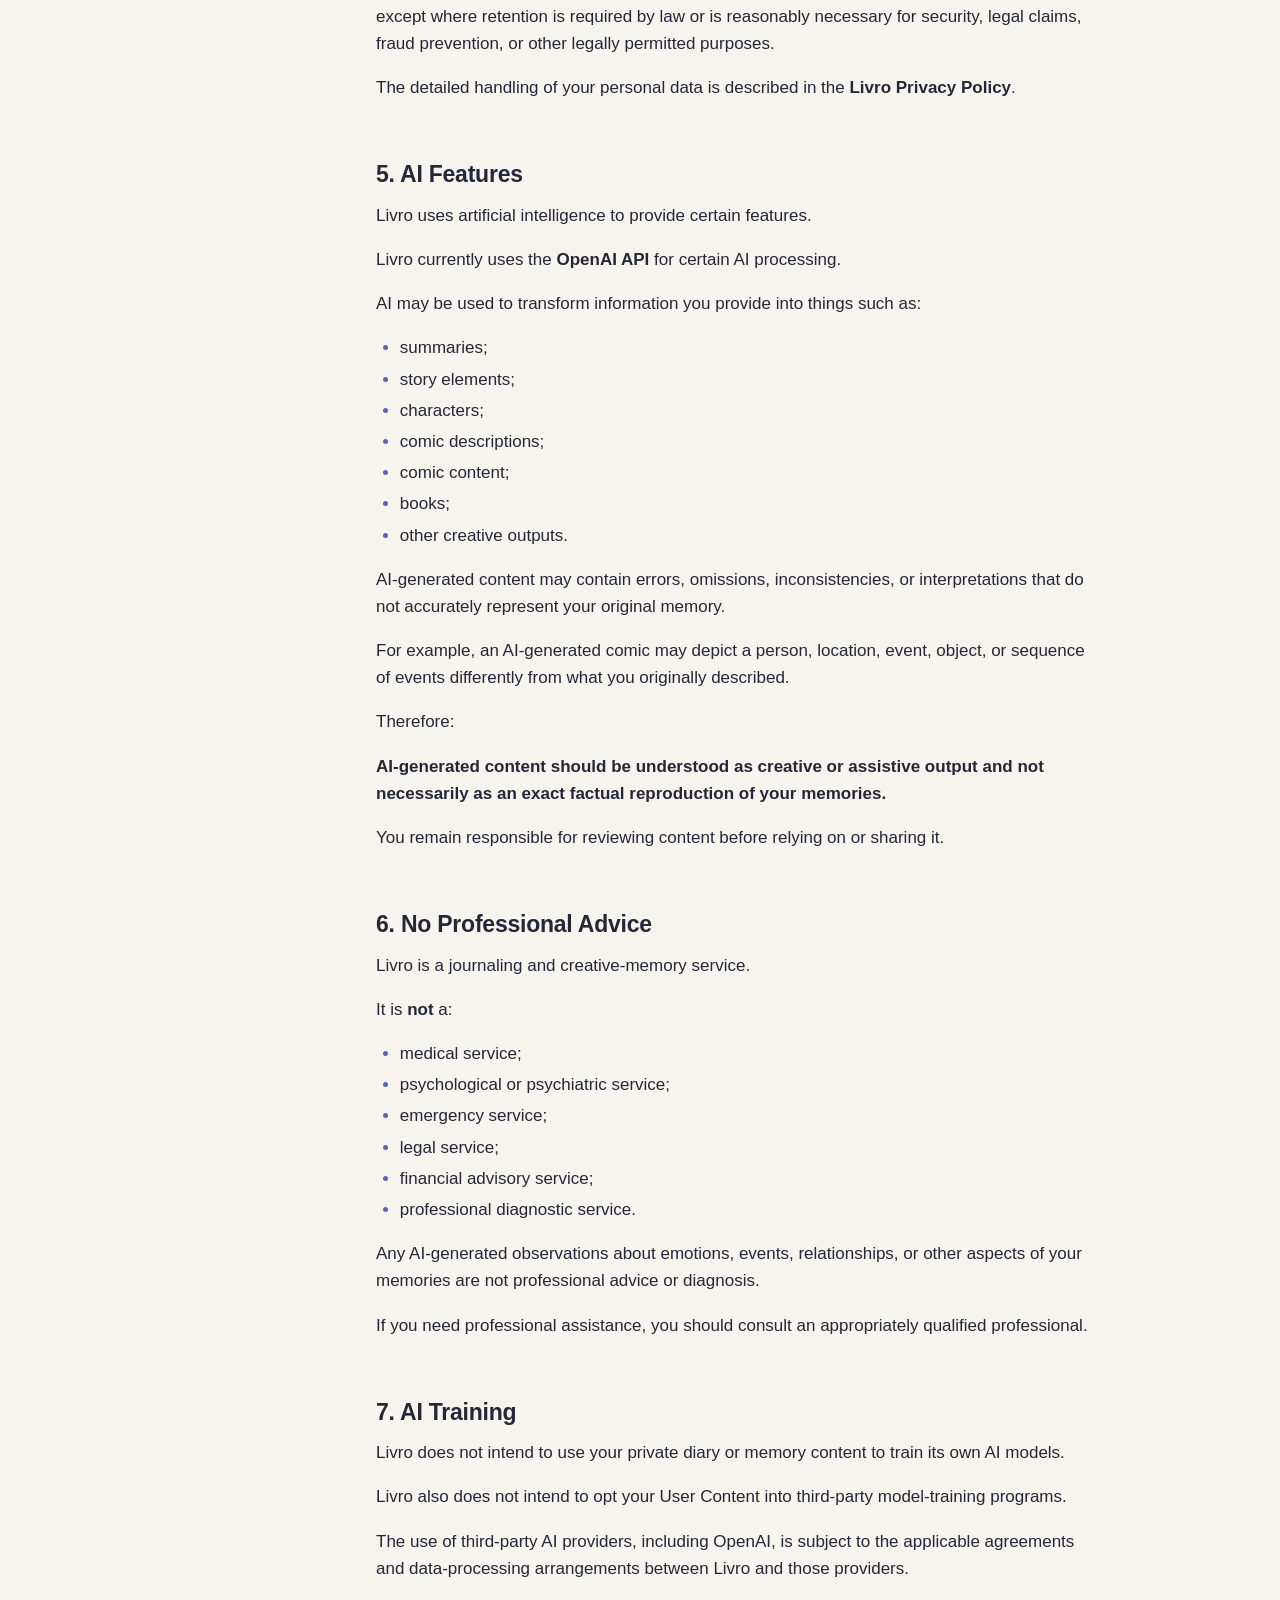
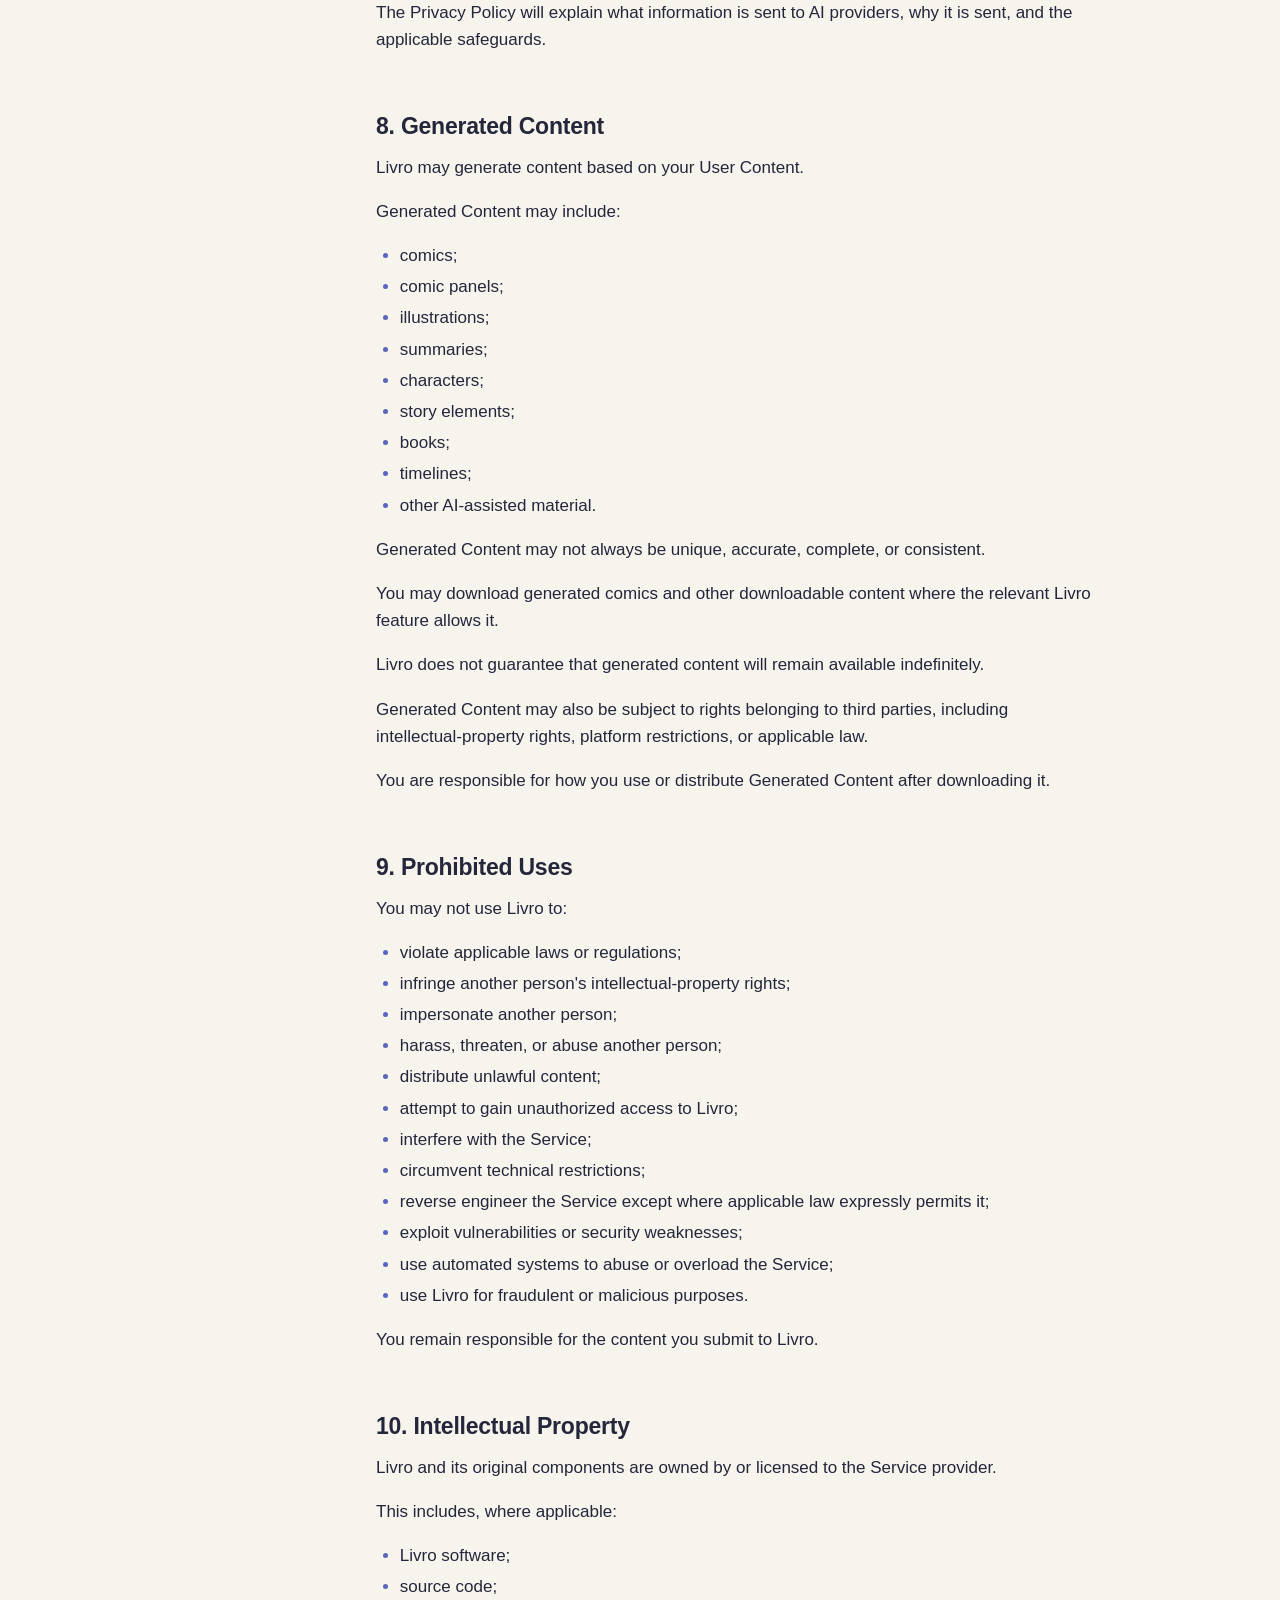
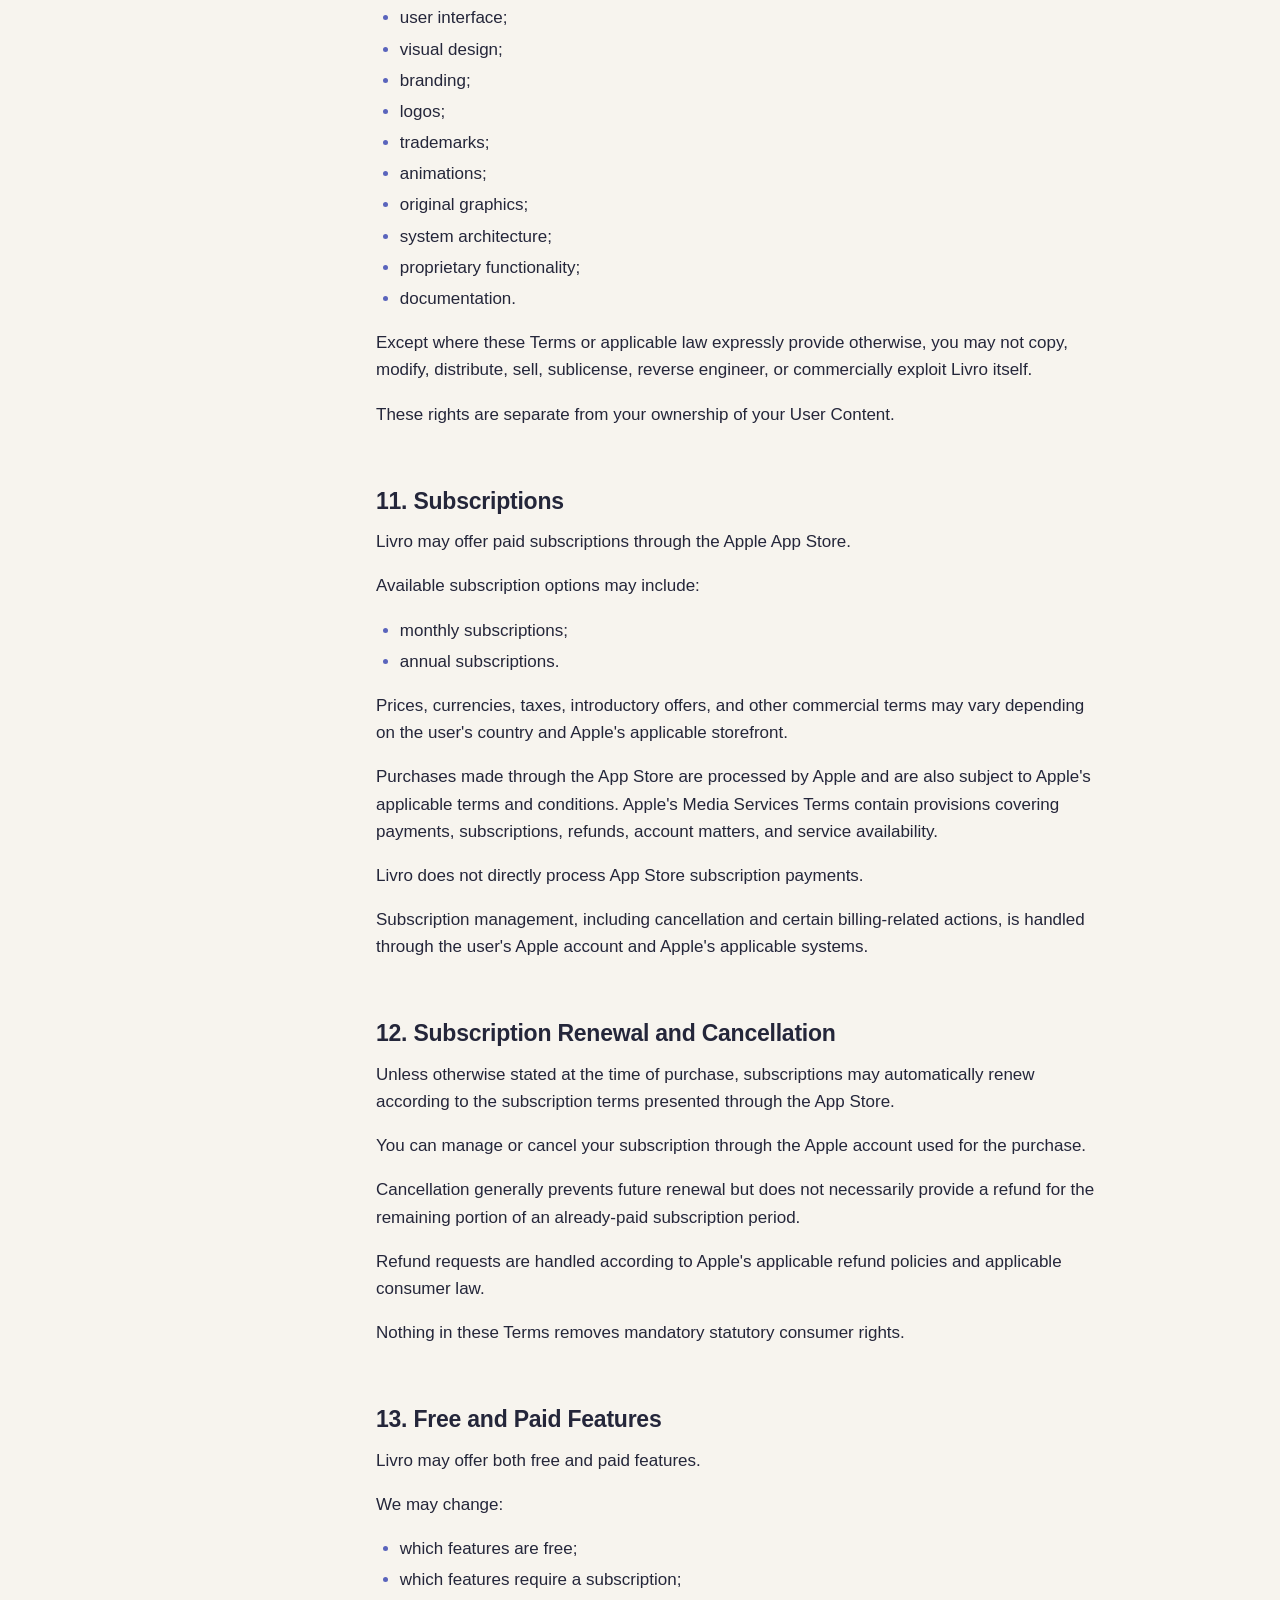
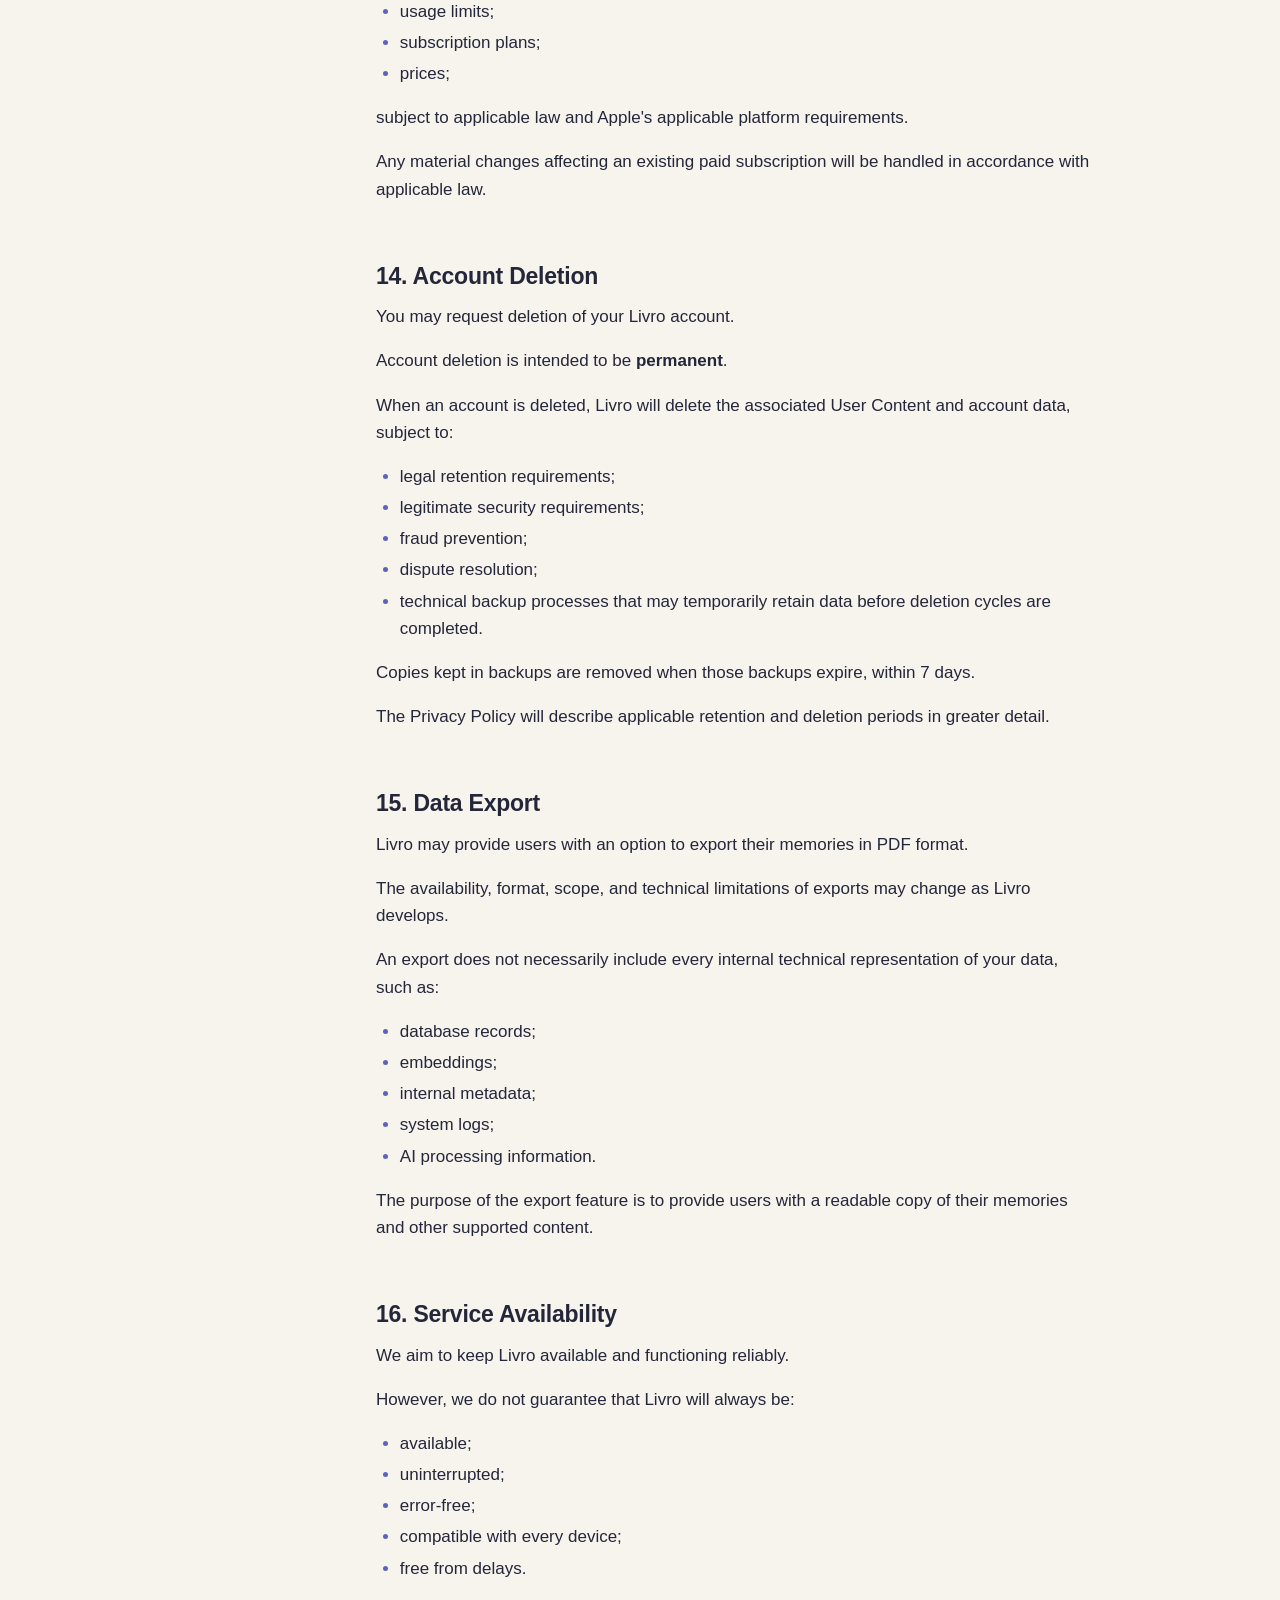
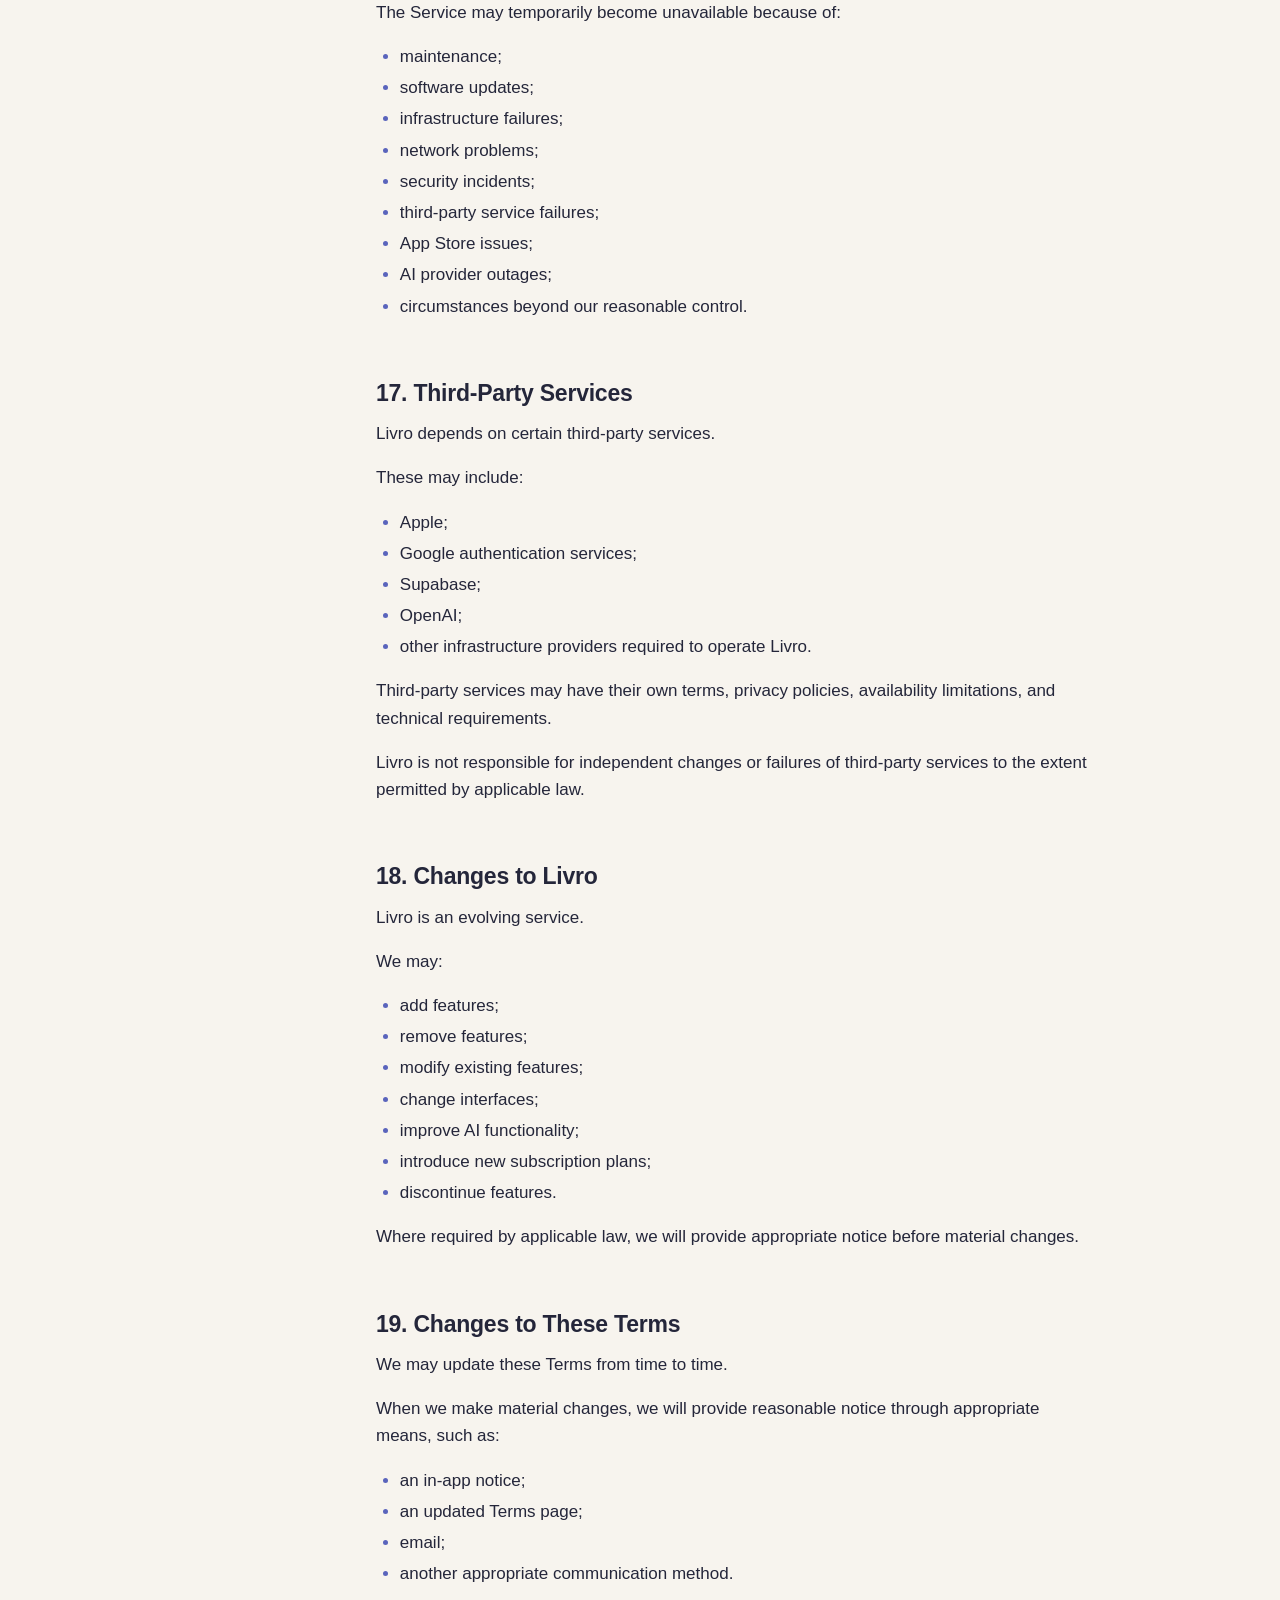
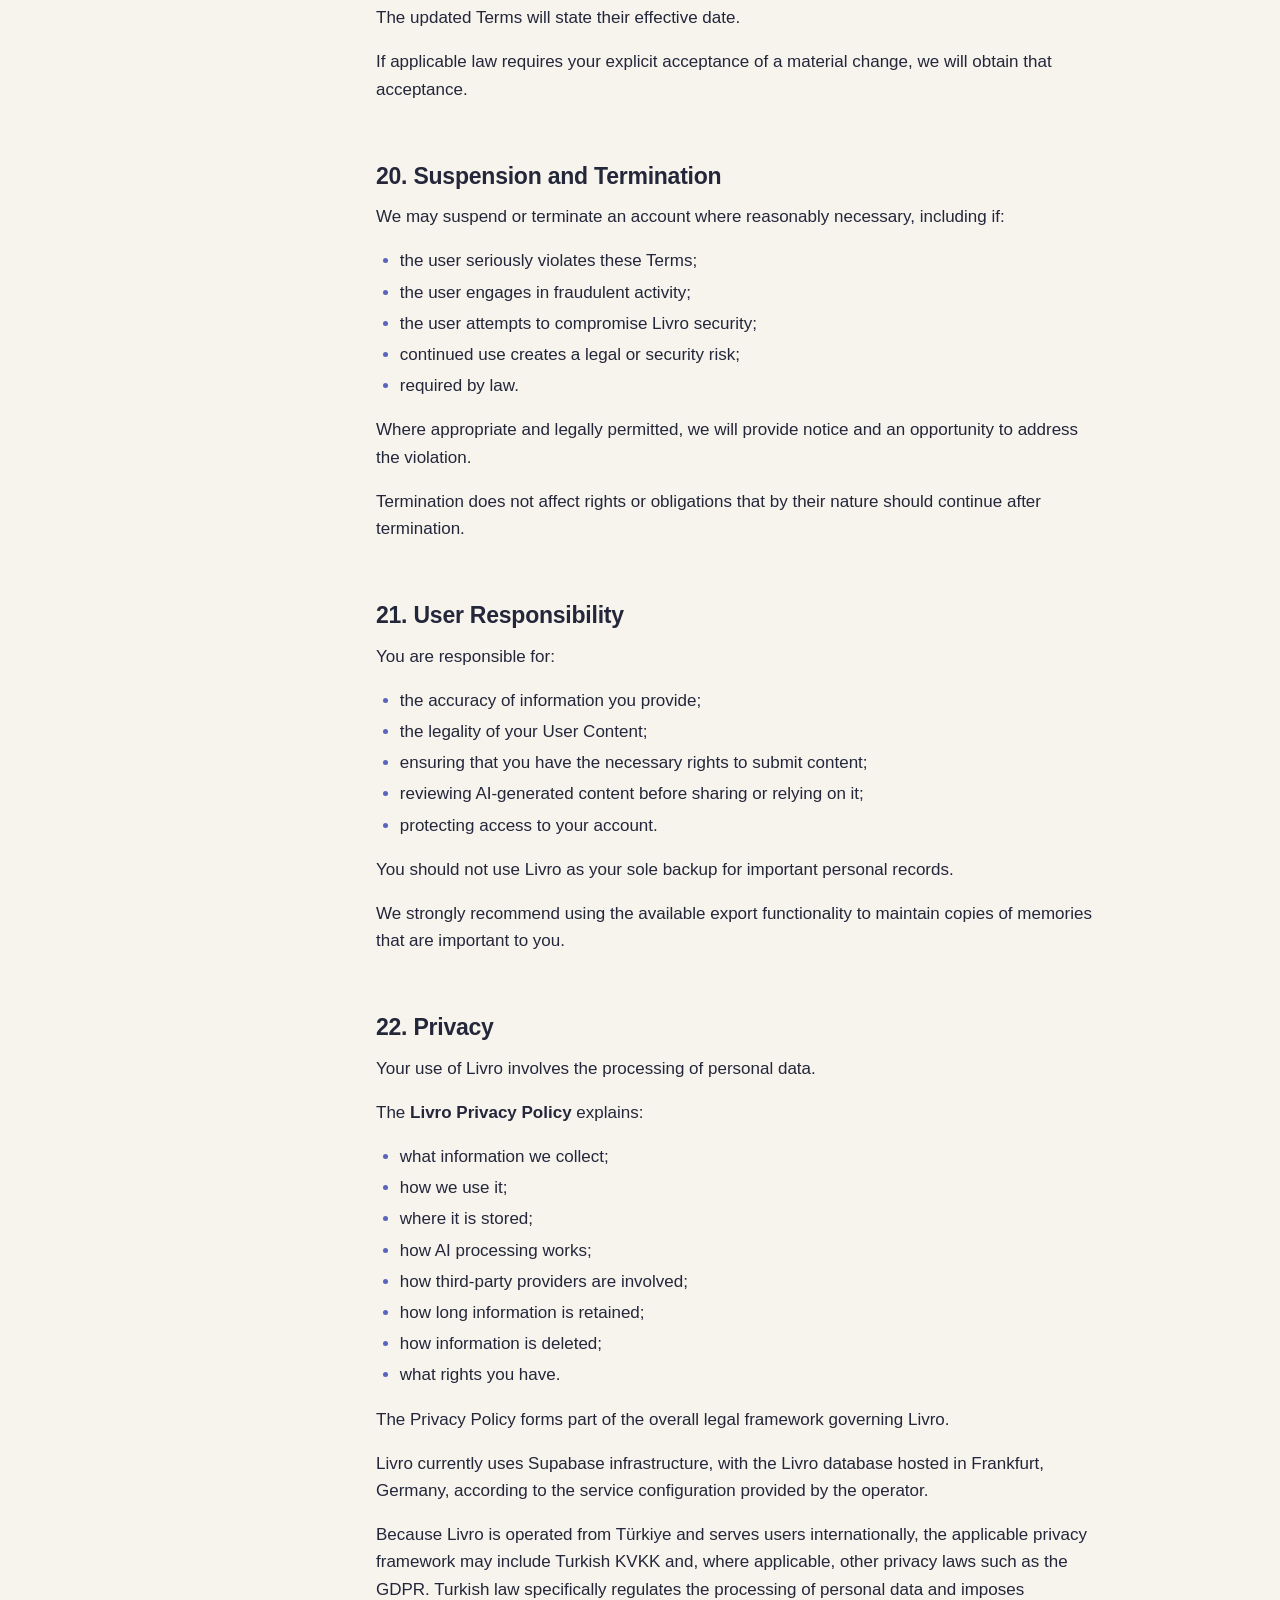
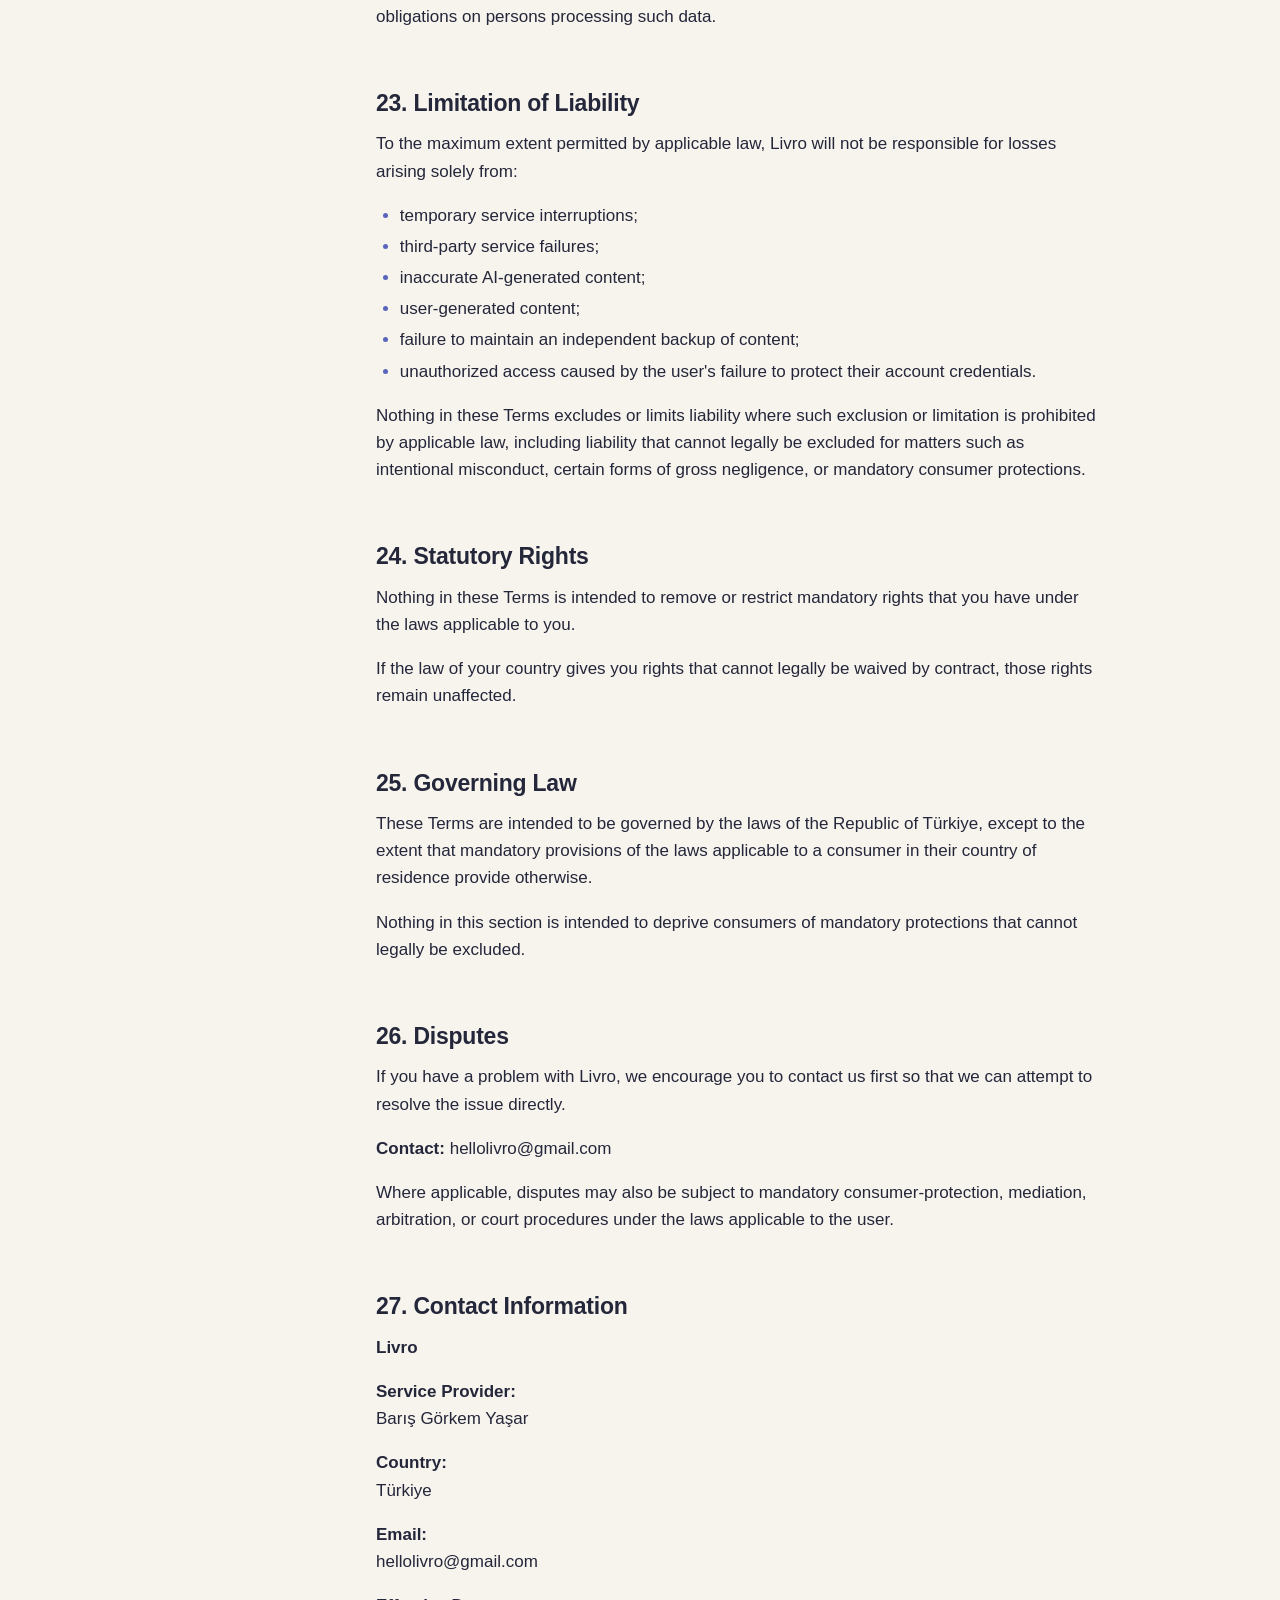
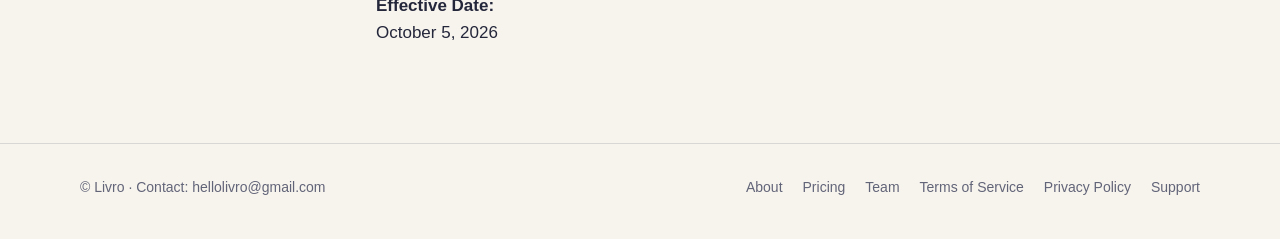
<file: terms.html>
<!doctype html>
<html lang="en">
<head>
<meta charset="utf-8">
<meta name="viewport" content="width=device-width, initial-scale=1">
<title>Terms of Service · Livro</title>
<meta name="description" content="Livro · Terms of Service">
<link rel="alternate" hreflang="en" href="terms.html">
<link rel="alternate" hreflang="tr" href="tr/terms.html">
<link rel="alternate" hreflang="de" href="de/terms.html">
<link rel="alternate" hreflang="x-default" href="terms.html">
<link rel="icon" href="assets/favicon.svg" type="image/svg+xml">
<link rel="stylesheet" href="styles.css">
</head>
<body class="legal-page">
<!-- Generated by build.py from legal/en/TermsOfService.docx. Edit the Word file, not this page. -->
<header class="site-header">
  <div class="wrap nav">
    <a class="brand" href="index.html" aria-label="Livro home"><img src="assets/livro-wordmark.png" alt="Livro" width="83" height="48"></a>
    <nav aria-label="Main">
      <a href="index.html#how">How it works</a>
      <a href="index.html#pricing">Pricing</a>
      <a href="index.html#team">Team</a>
      <span class="lang-switch" role="group" aria-label="Language"><a href="terms.html" hreflang="en" lang="en" title="English" data-lang="en" aria-current="true">EN</a><a href="tr/terms.html" hreflang="tr" lang="tr" title="Türkçe" data-lang="tr">TR</a><a href="de/terms.html" hreflang="de" lang="de" title="Deutsch" data-lang="de">DE</a></span><script>document.querySelectorAll('.lang-switch a').forEach(a=>a.addEventListener('click',()=>{try{localStorage.setItem('livro-lang',a.dataset.lang)}catch(e){}}))</script>
    </nav>
  </div>
</header>
<main class="wrap legal">
  <aside class="toc" aria-label="Contents">
    <p class="eyebrow">Contents</p>
    <ol>
      <li><a href="#section-1">About Livro</a></li>
      <li><a href="#section-2">Eligibility</a></li>
      <li><a href="#section-3">Your Account</a></li>
      <li><a href="#section-4">Your Memories and User Content</a></li>
      <li><a href="#section-5">AI Features</a></li>
      <li><a href="#section-6">No Professional Advice</a></li>
      <li><a href="#section-7">AI Training</a></li>
      <li><a href="#section-8">Generated Content</a></li>
      <li><a href="#section-9">Prohibited Uses</a></li>
      <li><a href="#section-10">Intellectual Property</a></li>
      <li><a href="#section-11">Subscriptions</a></li>
      <li><a href="#section-12">Subscription Renewal and Cancellation</a></li>
      <li><a href="#section-13">Free and Paid Features</a></li>
      <li><a href="#section-14">Account Deletion</a></li>
      <li><a href="#section-15">Data Export</a></li>
      <li><a href="#section-16">Service Availability</a></li>
      <li><a href="#section-17">Third-Party Services</a></li>
      <li><a href="#section-18">Changes to Livro</a></li>
      <li><a href="#section-19">Changes to These Terms</a></li>
      <li><a href="#section-20">Suspension and Termination</a></li>
      <li><a href="#section-21">User Responsibility</a></li>
      <li><a href="#section-22">Privacy</a></li>
      <li><a href="#section-23">Limitation of Liability</a></li>
      <li><a href="#section-24">Statutory Rights</a></li>
      <li><a href="#section-25">Governing Law</a></li>
      <li><a href="#section-26">Disputes</a></li>
      <li><a href="#section-27">Contact Information</a></li>
    </ol>
  </aside>
  <article>
    <p class="eyebrow">Legal</p>
    <h1>Livro Terms of Service</h1>
    <p><strong>Last Updated:</strong> October 5, 2026</p>
    <p>These Terms of Service (&quot;Terms&quot;) govern your access to and use of the Livro application and related services (&quot;Livro&quot;, &quot;Service&quot;, &quot;we&quot;, &quot;us&quot;, or &quot;our&quot;).</p>
    <p>Livro is operated by <strong>Barış Görkem Yaşar</strong>, an individual based in Türkiye.</p>
    <p>By creating an account, accessing, or using Livro, you agree to these Terms. If you do not agree with these Terms, you must not use Livro.</p>
    <h2 id="section-1">1. About Livro</h2>
    <p>Livro is a digital memory and journaling service that allows users to record personal memories and transform those memories into AI-assisted creative content.</p>
    <p>Depending on the features available at a particular time, Livro may allow users to:</p>
    <ul>
    <li>write and store diary entries;</li>
    <li>organize memories by date;</li>
    <li>view memories through a calendar and timeline;</li>
    <li>generate AI-assisted summaries and interpretations;</li>
    <li>generate comics and other visual representations;</li>
    <li>create characters and story elements based on memories;</li>
    <li>organize memories into books or other collections;</li>
    <li>search and explore stored memories;</li>
    <li>export memories in PDF format;</li>
    <li>download generated comics and other available content.</li>
    </ul>
    <p>Livro may introduce, modify, suspend, or discontinue features over time.</p>
    <p>Not every feature is necessarily available in every country or to every user.</p>
    <h2 id="section-2">2. Eligibility</h2>
    <p>You must be <strong>at least 16 years old</strong> to create or use a Livro account.</p>
    <p>By creating an account, you represent that:</p>
    <ul>
    <li>you meet the applicable minimum age requirement;</li>
    <li>you are legally permitted to enter into an agreement with Livro in your jurisdiction; and</li>
    <li>the information you provide during registration is accurate to the best of your knowledge.</li>
    </ul>
    <p>Livro is not intended for children under 16.</p>
    <p>If we learn that an account belongs to a person who does not meet the applicable minimum age requirements, we may suspend or terminate the account and take appropriate steps concerning the associated personal data.</p>
    <p>Nothing in these Terms overrides mandatory age, consumer-protection, or privacy rights applicable under the laws of your country.</p>
    <h2 id="section-3">3. Your Account</h2>
    <p>Livro requires an account to use the Service.</p>
    <p>You may create an account using supported authentication providers, currently:</p>
    <ul>
    <li>Apple;</li>
    <li>Google.</li>
    </ul>
    <p>You are responsible for maintaining the security of your account and for activity performed through your account.</p>
    <p>You must not:</p>
    <ul>
    <li>impersonate another person;</li>
    <li>create an account using someone else&#x27;s identity without authorization;</li>
    <li>share your account in a way that compromises its security;</li>
    <li>attempt to access another user&#x27;s account;</li>
    <li>use Livro to circumvent security or access restrictions.</li>
    </ul>
    <p>If you believe that your account has been compromised, you should contact us promptly at:</p>
    <p><strong>hellolivro@gmail.com</strong></p>
    <h2 id="section-4">4. Your Memories and User Content</h2>
    <p>Livro allows you to create and store personal content, including diary entries and memories (&quot;User Content&quot;).</p>
    <p>Your User Content may include information about:</p>
    <ul>
    <li>yourself;</li>
    <li>your experiences;</li>
    <li>people you know;</li>
    <li>places;</li>
    <li>events;</li>
    <li>emotions;</li>
    <li>relationships;</li>
    <li>other information that you choose to include in your diary.</li>
    </ul>
    <p>You retain your rights in your User Content.</p>
    <p>You do not transfer ownership of your diary entries or personal memories to Livro merely by using the Service.</p>
    <p>However, Livro needs permission to process your User Content in order to provide the Service.</p>
    <p>You therefore grant Livro a <strong>limited, non-exclusive, worldwide license</strong> to host, store, reproduce, process, transform, and otherwise use your User Content only as reasonably necessary to:</p>
    <ul>
    <li>provide the Service;</li>
    <li>store and synchronize your memories;</li>
    <li>generate requested AI-assisted content;</li>
    <li>create comics, summaries, books, characters, timelines, and related outputs;</li>
    <li>display your content within your account;</li>
    <li>provide exports and downloads requested by you;</li>
    <li>maintain, secure, and improve the technical operation of the Service.</li>
    </ul>
    <p>This license does not give Livro ownership of your User Content.</p>
    <p>When you delete your account, this license ends when the relevant User Content is deleted, except where retention is required by law or is reasonably necessary for security, legal claims, fraud prevention, or other legally permitted purposes.</p>
    <p>The detailed handling of your personal data is described in the <strong>Livro Privacy Policy</strong>.</p>
    <h2 id="section-5">5. AI Features</h2>
    <p>Livro uses artificial intelligence to provide certain features.</p>
    <p>Livro currently uses the <strong>OpenAI API</strong> for certain AI processing.</p>
    <p>AI may be used to transform information you provide into things such as:</p>
    <ul>
    <li>summaries;</li>
    <li>story elements;</li>
    <li>characters;</li>
    <li>comic descriptions;</li>
    <li>comic content;</li>
    <li>books;</li>
    <li>other creative outputs.</li>
    </ul>
    <p>AI-generated content may contain errors, omissions, inconsistencies, or interpretations that do not accurately represent your original memory.</p>
    <p>For example, an AI-generated comic may depict a person, location, event, object, or sequence of events differently from what you originally described.</p>
    <p>Therefore:</p>
    <p><strong>AI-generated content should be understood as creative or assistive output and not necessarily as an exact factual reproduction of your memories.</strong></p>
    <p>You remain responsible for reviewing content before relying on or sharing it.</p>
    <h2 id="section-6">6. No Professional Advice</h2>
    <p>Livro is a journaling and creative-memory service.</p>
    <p>It is <strong>not</strong> a:</p>
    <ul>
    <li>medical service;</li>
    <li>psychological or psychiatric service;</li>
    <li>emergency service;</li>
    <li>legal service;</li>
    <li>financial advisory service;</li>
    <li>professional diagnostic service.</li>
    </ul>
    <p>Any AI-generated observations about emotions, events, relationships, or other aspects of your memories are not professional advice or diagnosis.</p>
    <p>If you need professional assistance, you should consult an appropriately qualified professional.</p>
    <h2 id="section-7">7. AI Training</h2>
    <p>Livro does not intend to use your private diary or memory content to train its own AI models.</p>
    <p>Livro also does not intend to opt your User Content into third-party model-training programs.</p>
    <p>The use of third-party AI providers, including OpenAI, is subject to the applicable agreements and data-processing arrangements between Livro and those providers.</p>
    <p>The Privacy Policy will explain what information is sent to AI providers, why it is sent, and the applicable safeguards.</p>
    <h2 id="section-8">8. Generated Content</h2>
    <p>Livro may generate content based on your User Content.</p>
    <p>Generated Content may include:</p>
    <ul>
    <li>comics;</li>
    <li>comic panels;</li>
    <li>illustrations;</li>
    <li>summaries;</li>
    <li>characters;</li>
    <li>story elements;</li>
    <li>books;</li>
    <li>timelines;</li>
    <li>other AI-assisted material.</li>
    </ul>
    <p>Generated Content may not always be unique, accurate, complete, or consistent.</p>
    <p>You may download generated comics and other downloadable content where the relevant Livro feature allows it.</p>
    <p>Livro does not guarantee that generated content will remain available indefinitely.</p>
    <p>Generated Content may also be subject to rights belonging to third parties, including intellectual-property rights, platform restrictions, or applicable law.</p>
    <p>You are responsible for how you use or distribute Generated Content after downloading it.</p>
    <h2 id="section-9">9. Prohibited Uses</h2>
    <p>You may not use Livro to:</p>
    <ul>
    <li>violate applicable laws or regulations;</li>
    <li>infringe another person&#x27;s intellectual-property rights;</li>
    <li>impersonate another person;</li>
    <li>harass, threaten, or abuse another person;</li>
    <li>distribute unlawful content;</li>
    <li>attempt to gain unauthorized access to Livro;</li>
    <li>interfere with the Service;</li>
    <li>circumvent technical restrictions;</li>
    <li>reverse engineer the Service except where applicable law expressly permits it;</li>
    <li>exploit vulnerabilities or security weaknesses;</li>
    <li>use automated systems to abuse or overload the Service;</li>
    <li>use Livro for fraudulent or malicious purposes.</li>
    </ul>
    <p>You remain responsible for the content you submit to Livro.</p>
    <h2 id="section-10">10. Intellectual Property</h2>
    <p>Livro and its original components are owned by or licensed to the Service provider.</p>
    <p>This includes, where applicable:</p>
    <ul>
    <li>Livro software;</li>
    <li>source code;</li>
    <li>user interface;</li>
    <li>visual design;</li>
    <li>branding;</li>
    <li>logos;</li>
    <li>trademarks;</li>
    <li>animations;</li>
    <li>original graphics;</li>
    <li>system architecture;</li>
    <li>proprietary functionality;</li>
    <li>documentation.</li>
    </ul>
    <p>Except where these Terms or applicable law expressly provide otherwise, you may not copy, modify, distribute, sell, sublicense, reverse engineer, or commercially exploit Livro itself.</p>
    <p>These rights are separate from your ownership of your User Content.</p>
    <h2 id="section-11">11. Subscriptions</h2>
    <p>Livro may offer paid subscriptions through the Apple App Store.</p>
    <p>Available subscription options may include:</p>
    <ul>
    <li>monthly subscriptions;</li>
    <li>annual subscriptions.</li>
    </ul>
    <p>Prices, currencies, taxes, introductory offers, and other commercial terms may vary depending on the user&#x27;s country and Apple&#x27;s applicable storefront.</p>
    <p>Purchases made through the App Store are processed by Apple and are also subject to Apple&#x27;s applicable terms and conditions. Apple&#x27;s Media Services Terms contain provisions covering payments, subscriptions, refunds, account matters, and service availability.</p>
    <p>Livro does not directly process App Store subscription payments.</p>
    <p>Subscription management, including cancellation and certain billing-related actions, is handled through the user&#x27;s Apple account and Apple&#x27;s applicable systems.</p>
    <h2 id="section-12">12. Subscription Renewal and Cancellation</h2>
    <p>Unless otherwise stated at the time of purchase, subscriptions may automatically renew according to the subscription terms presented through the App Store.</p>
    <p>You can manage or cancel your subscription through the Apple account used for the purchase.</p>
    <p>Cancellation generally prevents future renewal but does not necessarily provide a refund for the remaining portion of an already-paid subscription period.</p>
    <p>Refund requests are handled according to Apple&#x27;s applicable refund policies and applicable consumer law.</p>
    <p>Nothing in these Terms removes mandatory statutory consumer rights.</p>
    <h2 id="section-13">13. Free and Paid Features</h2>
    <p>Livro may offer both free and paid features.</p>
    <p>We may change:</p>
    <ul>
    <li>which features are free;</li>
    <li>which features require a subscription;</li>
    <li>usage limits;</li>
    <li>subscription plans;</li>
    <li>prices;</li>
    </ul>
    <p>subject to applicable law and Apple&#x27;s applicable platform requirements.</p>
    <p>Any material changes affecting an existing paid subscription will be handled in accordance with applicable law.</p>
    <h2 id="section-14">14. Account Deletion</h2>
    <p>You may request deletion of your Livro account.</p>
    <p>Account deletion is intended to be <strong>permanent</strong>.</p>
    <p>When an account is deleted, Livro will delete the associated User Content and account data, subject to:</p>
    <ul>
    <li>legal retention requirements;</li>
    <li>legitimate security requirements;</li>
    <li>fraud prevention;</li>
    <li>dispute resolution;</li>
    <li>technical backup processes that may temporarily retain data before deletion cycles are completed.</li>
    </ul>
    <p>Copies kept in backups are removed when those backups expire, within 7 days.</p>
    <p>The Privacy Policy will describe applicable retention and deletion periods in greater detail.</p>
    <h2 id="section-15">15. Data Export</h2>
    <p>Livro may provide users with an option to export their memories in PDF format.</p>
    <p>The availability, format, scope, and technical limitations of exports may change as Livro develops.</p>
    <p>An export does not necessarily include every internal technical representation of your data, such as:</p>
    <ul>
    <li>database records;</li>
    <li>embeddings;</li>
    <li>internal metadata;</li>
    <li>system logs;</li>
    <li>AI processing information.</li>
    </ul>
    <p>The purpose of the export feature is to provide users with a readable copy of their memories and other supported content.</p>
    <h2 id="section-16">16. Service Availability</h2>
    <p>We aim to keep Livro available and functioning reliably.</p>
    <p>However, we do not guarantee that Livro will always be:</p>
    <ul>
    <li>available;</li>
    <li>uninterrupted;</li>
    <li>error-free;</li>
    <li>compatible with every device;</li>
    <li>free from delays.</li>
    </ul>
    <p>The Service may temporarily become unavailable because of:</p>
    <ul>
    <li>maintenance;</li>
    <li>software updates;</li>
    <li>infrastructure failures;</li>
    <li>network problems;</li>
    <li>security incidents;</li>
    <li>third-party service failures;</li>
    <li>App Store issues;</li>
    <li>AI provider outages;</li>
    <li>circumstances beyond our reasonable control.</li>
    </ul>
    <h2 id="section-17">17. Third-Party Services</h2>
    <p>Livro depends on certain third-party services.</p>
    <p>These may include:</p>
    <ul>
    <li>Apple;</li>
    <li>Google authentication services;</li>
    <li>Supabase;</li>
    <li>OpenAI;</li>
    <li>other infrastructure providers required to operate Livro.</li>
    </ul>
    <p>Third-party services may have their own terms, privacy policies, availability limitations, and technical requirements.</p>
    <p>Livro is not responsible for independent changes or failures of third-party services to the extent permitted by applicable law.</p>
    <h2 id="section-18">18. Changes to Livro</h2>
    <p>Livro is an evolving service.</p>
    <p>We may:</p>
    <ul>
    <li>add features;</li>
    <li>remove features;</li>
    <li>modify existing features;</li>
    <li>change interfaces;</li>
    <li>improve AI functionality;</li>
    <li>introduce new subscription plans;</li>
    <li>discontinue features.</li>
    </ul>
    <p>Where required by applicable law, we will provide appropriate notice before material changes.</p>
    <h2 id="section-19">19. Changes to These Terms</h2>
    <p>We may update these Terms from time to time.</p>
    <p>When we make material changes, we will provide reasonable notice through appropriate means, such as:</p>
    <ul>
    <li>an in-app notice;</li>
    <li>an updated Terms page;</li>
    <li>email;</li>
    <li>another appropriate communication method.</li>
    </ul>
    <p>The updated Terms will state their effective date.</p>
    <p>If applicable law requires your explicit acceptance of a material change, we will obtain that acceptance.</p>
    <h2 id="section-20">20. Suspension and Termination</h2>
    <p>We may suspend or terminate an account where reasonably necessary, including if:</p>
    <ul>
    <li>the user seriously violates these Terms;</li>
    <li>the user engages in fraudulent activity;</li>
    <li>the user attempts to compromise Livro security;</li>
    <li>continued use creates a legal or security risk;</li>
    <li>required by law.</li>
    </ul>
    <p>Where appropriate and legally permitted, we will provide notice and an opportunity to address the violation.</p>
    <p>Termination does not affect rights or obligations that by their nature should continue after termination.</p>
    <h2 id="section-21">21. User Responsibility</h2>
    <p>You are responsible for:</p>
    <ul>
    <li>the accuracy of information you provide;</li>
    <li>the legality of your User Content;</li>
    <li>ensuring that you have the necessary rights to submit content;</li>
    <li>reviewing AI-generated content before sharing or relying on it;</li>
    <li>protecting access to your account.</li>
    </ul>
    <p>You should not use Livro as your sole backup for important personal records.</p>
    <p>We strongly recommend using the available export functionality to maintain copies of memories that are important to you.</p>
    <h2 id="section-22">22. Privacy</h2>
    <p>Your use of Livro involves the processing of personal data.</p>
    <p>The <strong>Livro Privacy Policy</strong> explains:</p>
    <ul>
    <li>what information we collect;</li>
    <li>how we use it;</li>
    <li>where it is stored;</li>
    <li>how AI processing works;</li>
    <li>how third-party providers are involved;</li>
    <li>how long information is retained;</li>
    <li>how information is deleted;</li>
    <li>what rights you have.</li>
    </ul>
    <p>The Privacy Policy forms part of the overall legal framework governing Livro.</p>
    <p>Livro currently uses Supabase infrastructure, with the Livro database hosted in Frankfurt, Germany, according to the service configuration provided by the operator.</p>
    <p>Because Livro is operated from Türkiye and serves users internationally, the applicable privacy framework may include Turkish KVKK and, where applicable, other privacy laws such as the GDPR. Turkish law specifically regulates the processing of personal data and imposes obligations on persons processing such data.</p>
    <h2 id="section-23">23. Limitation of Liability</h2>
    <p>To the maximum extent permitted by applicable law, Livro will not be responsible for losses arising solely from:</p>
    <ul>
    <li>temporary service interruptions;</li>
    <li>third-party service failures;</li>
    <li>inaccurate AI-generated content;</li>
    <li>user-generated content;</li>
    <li>failure to maintain an independent backup of content;</li>
    <li>unauthorized access caused by the user&#x27;s failure to protect their account credentials.</li>
    </ul>
    <p>Nothing in these Terms excludes or limits liability where such exclusion or limitation is prohibited by applicable law, including liability that cannot legally be excluded for matters such as intentional misconduct, certain forms of gross negligence, or mandatory consumer protections.</p>
    <h2 id="section-24">24. Statutory Rights</h2>
    <p>Nothing in these Terms is intended to remove or restrict mandatory rights that you have under the laws applicable to you.</p>
    <p>If the law of your country gives you rights that cannot legally be waived by contract, those rights remain unaffected.</p>
    <h2 id="section-25">25. Governing Law</h2>
    <p>These Terms are intended to be governed by the laws of the Republic of Türkiye, except to the extent that mandatory provisions of the laws applicable to a consumer in their country of residence provide otherwise.</p>
    <p>Nothing in this section is intended to deprive consumers of mandatory protections that cannot legally be excluded.</p>
    <h2 id="section-26">26. Disputes</h2>
    <p>If you have a problem with Livro, we encourage you to contact us first so that we can attempt to resolve the issue directly.</p>
    <p><strong>Contact:</strong> hellolivro@gmail.com</p>
    <p>Where applicable, disputes may also be subject to mandatory consumer-protection, mediation, arbitration, or court procedures under the laws applicable to the user.</p>
    <h2 id="section-27">27. Contact Information</h2>
    <p><strong>Livro</strong></p>
    <p><strong>Service Provider:</strong><br>Barış Görkem Yaşar</p>
    <p><strong>Country:</strong><br>Türkiye</p>
    <p><strong>Email:</strong><br>hellolivro@gmail.com</p>
    <p><strong>Effective Date:</strong><br>October 5, 2026</p>
  </article>
</main>
<footer class="site-footer">
  <div class="wrap footer-row">
    <span>© Livro · Contact: <a href="mailto:hellolivro@gmail.com">hellolivro@gmail.com</a></span>
    <nav aria-label="Footer">
      <a href="index.html#about">About</a>
      <a href="index.html#pricing">Pricing</a>
      <a href="index.html#team">Team</a>
      <a href="terms.html">Terms of Service</a>
      <a href="privacy.html">Privacy Policy</a>
      <a href="support.html">Support</a>
    </nav>
  </div>
</footer>
</body>
</html>
</file>
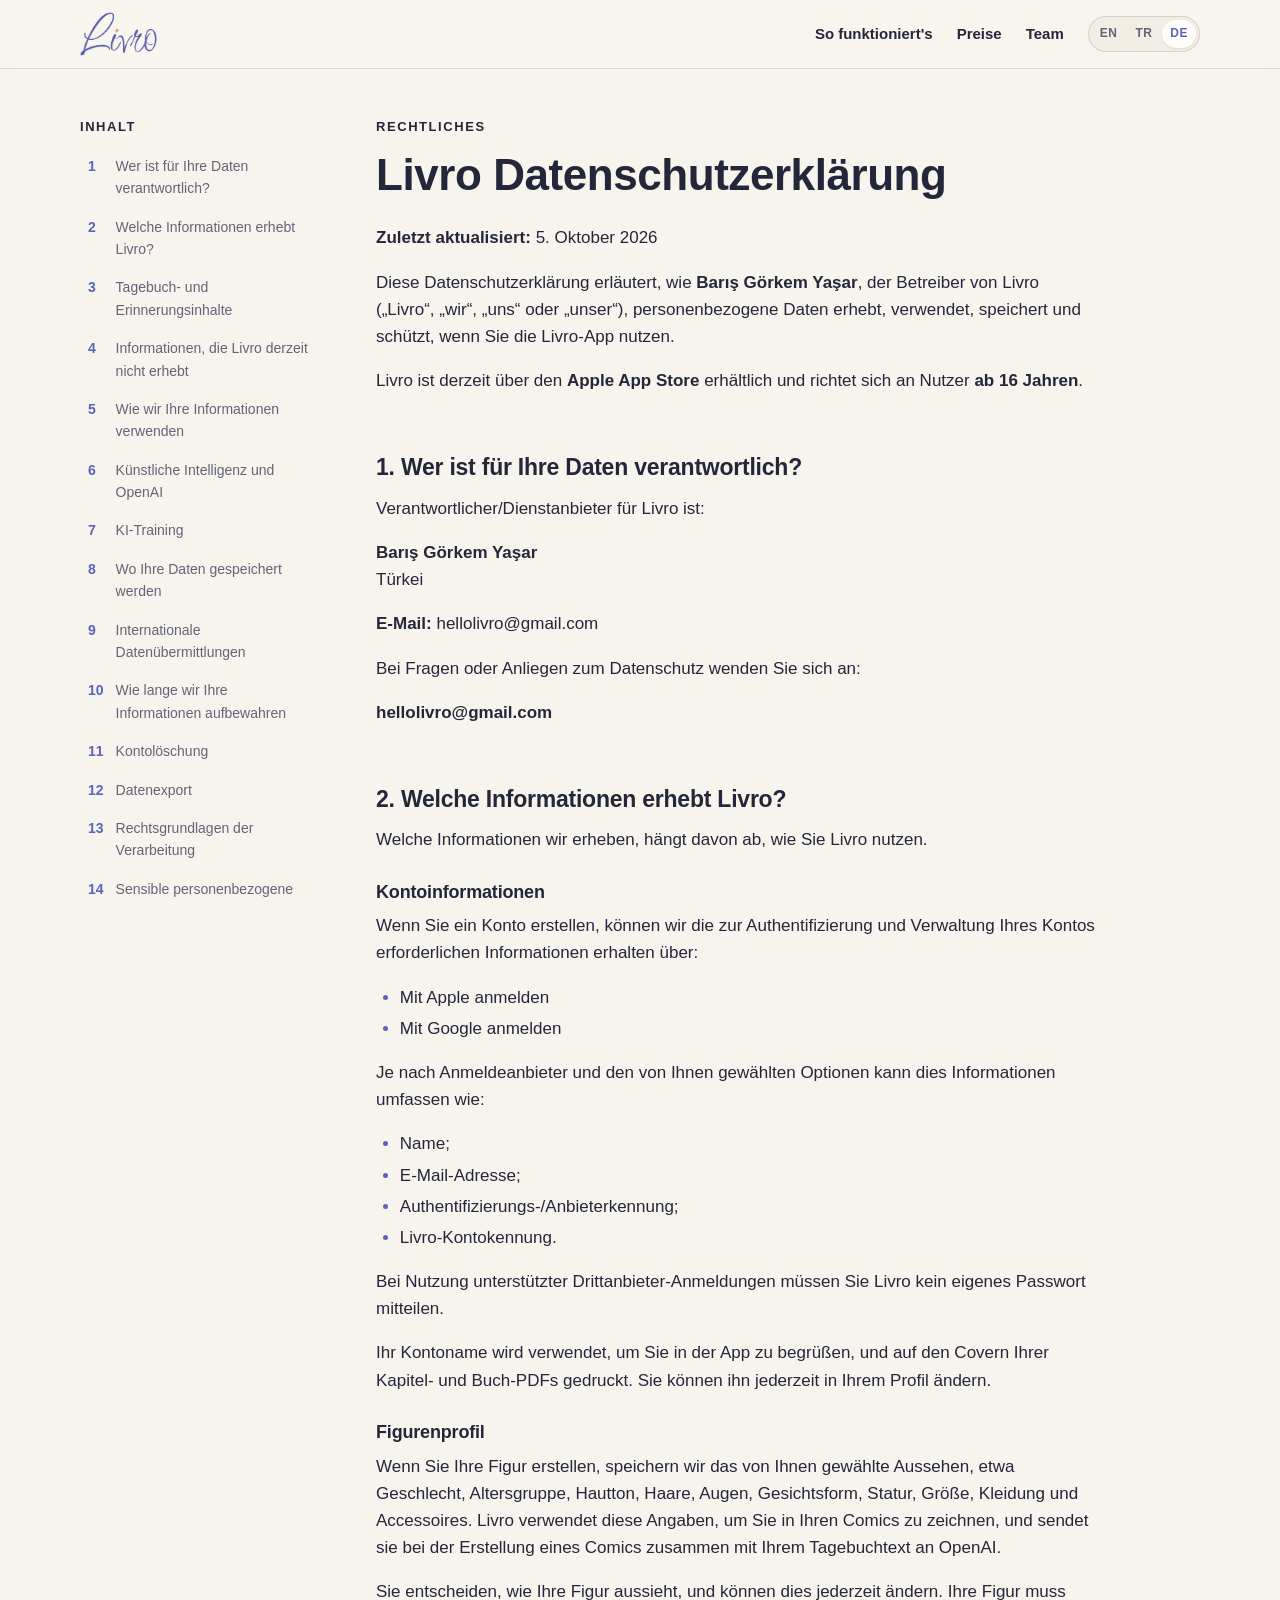
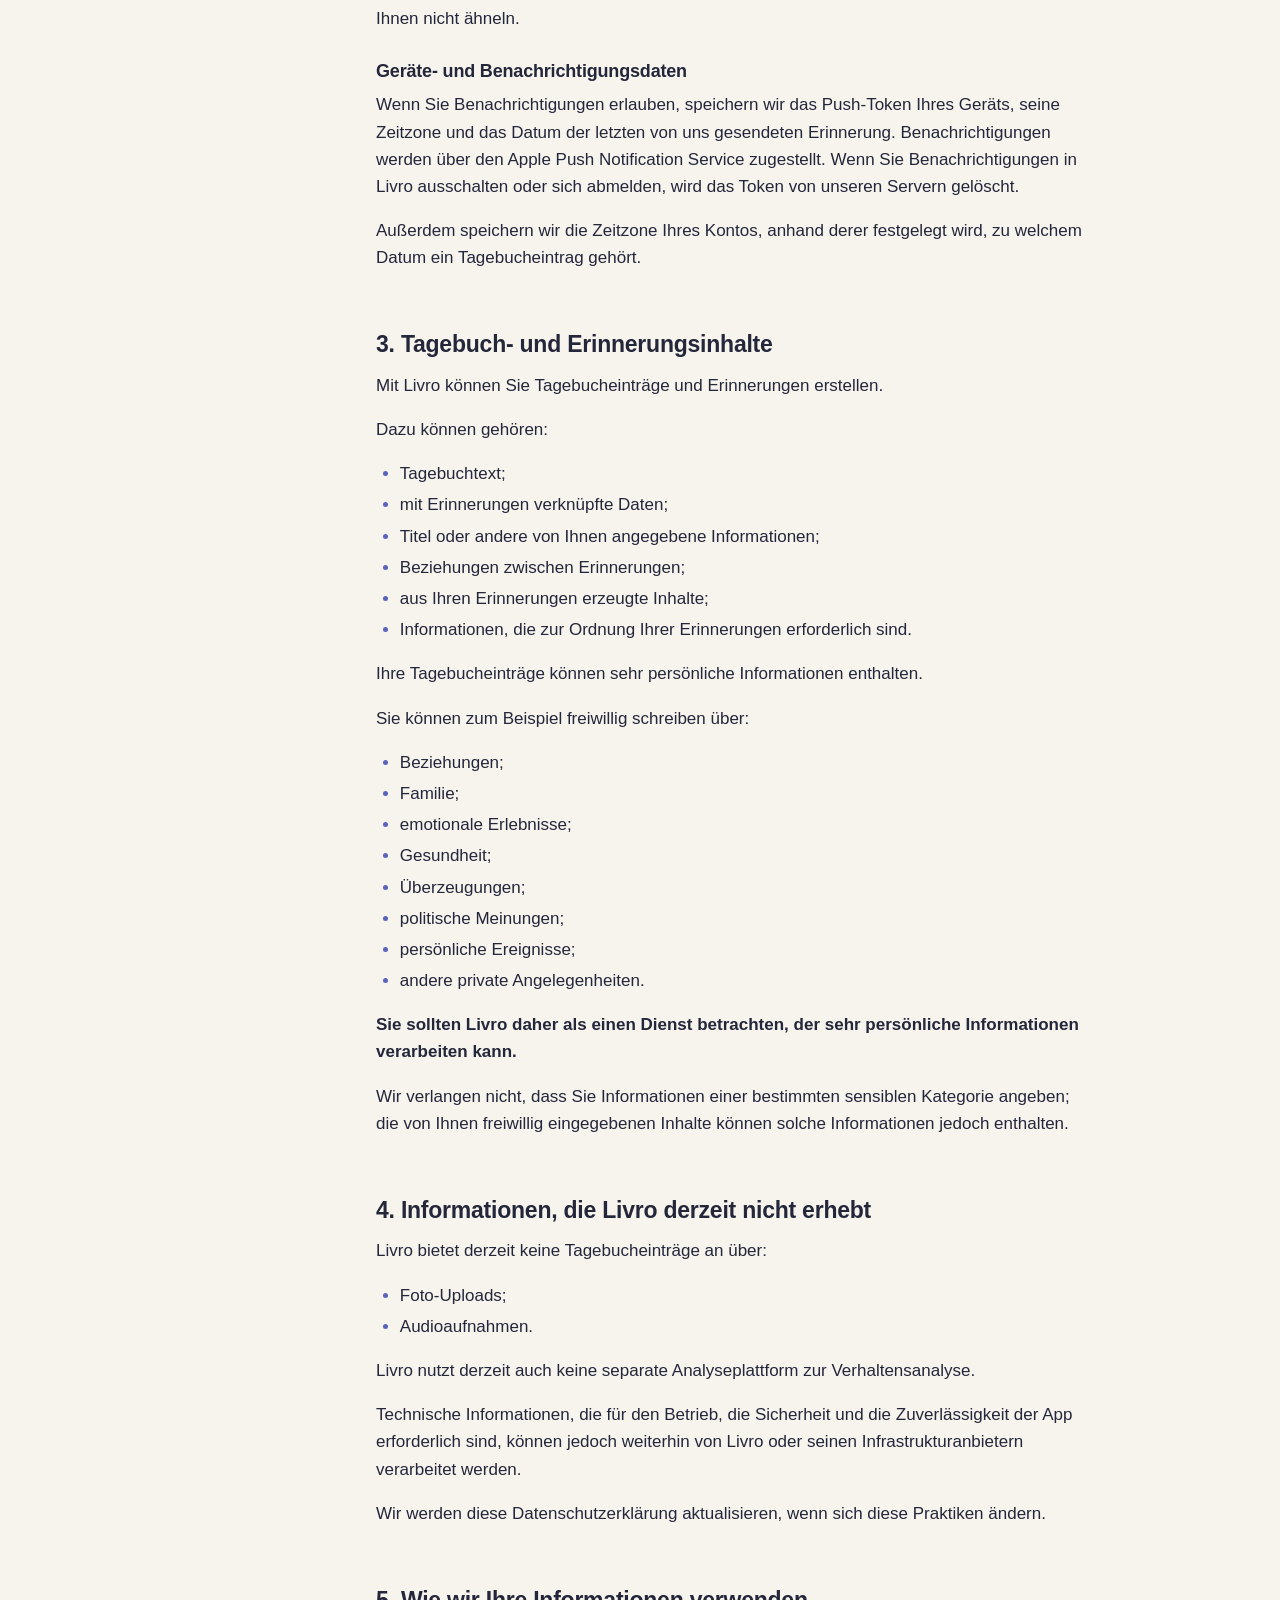
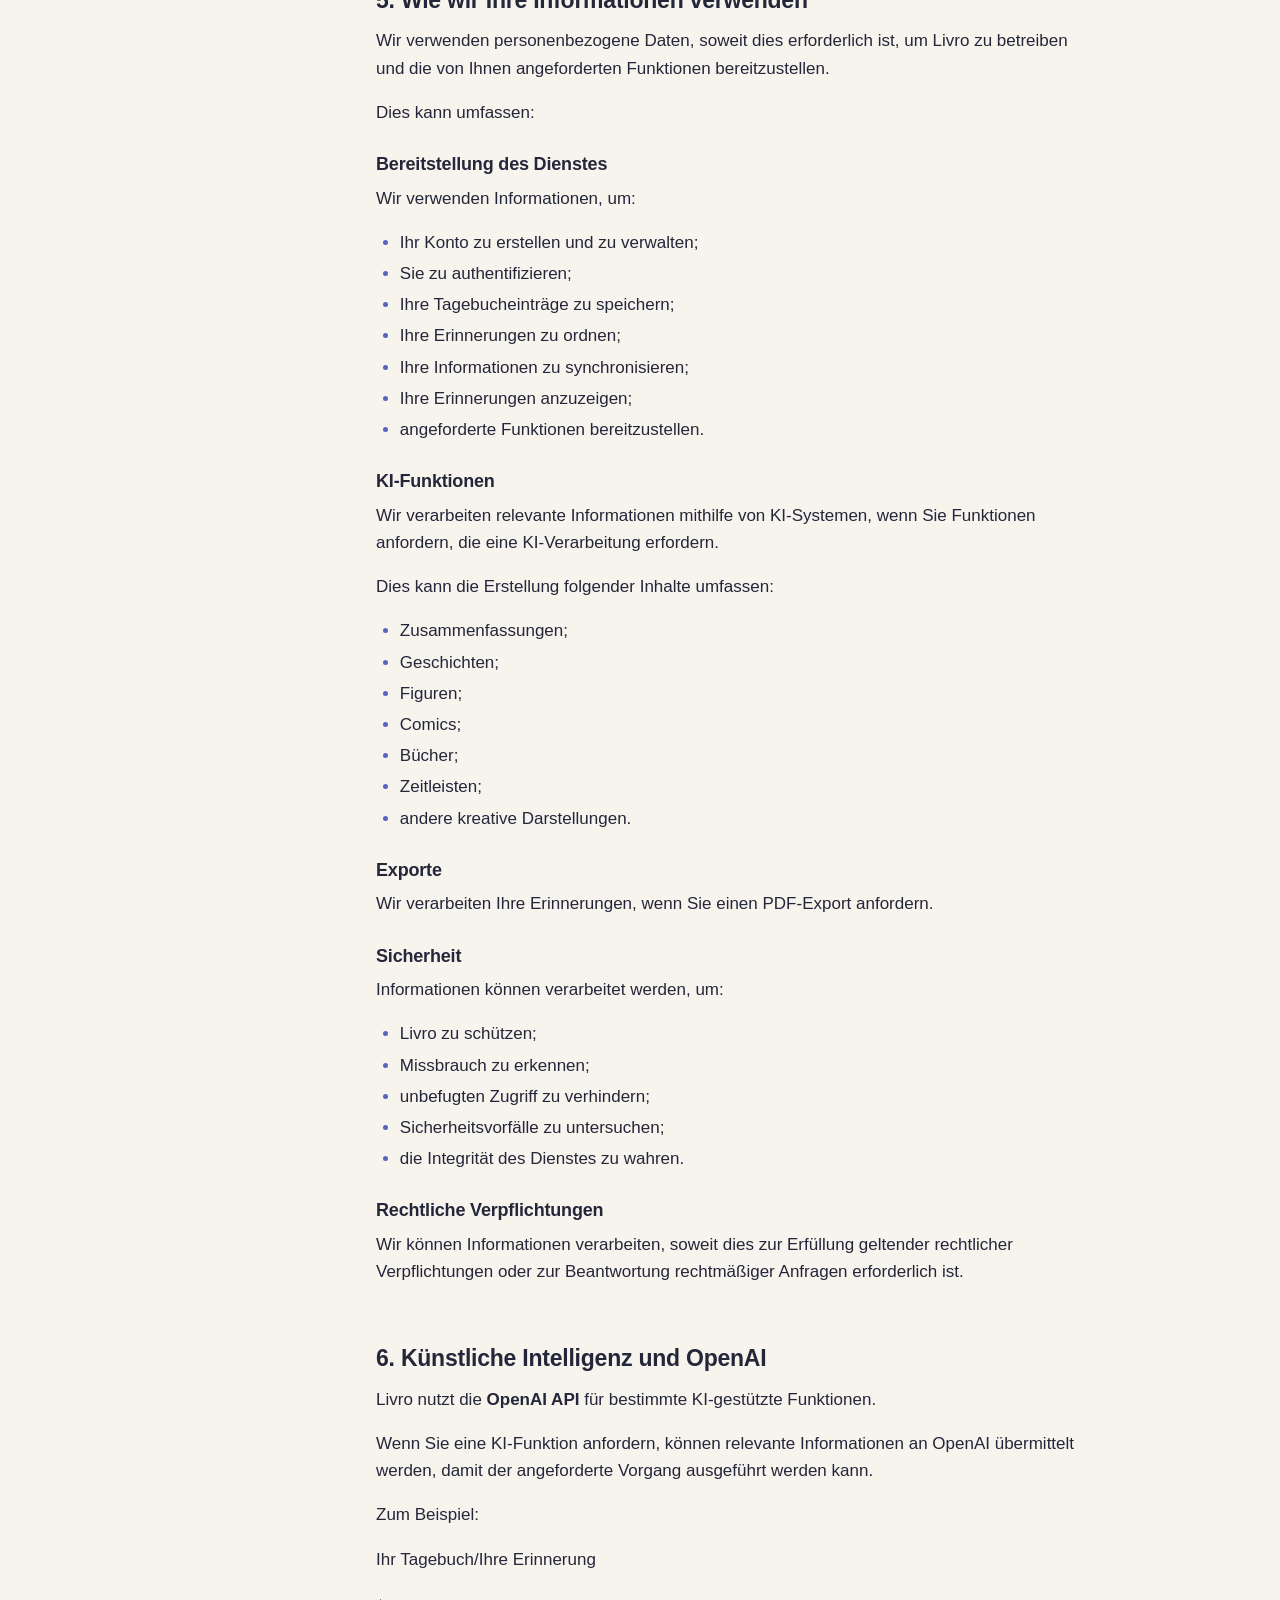
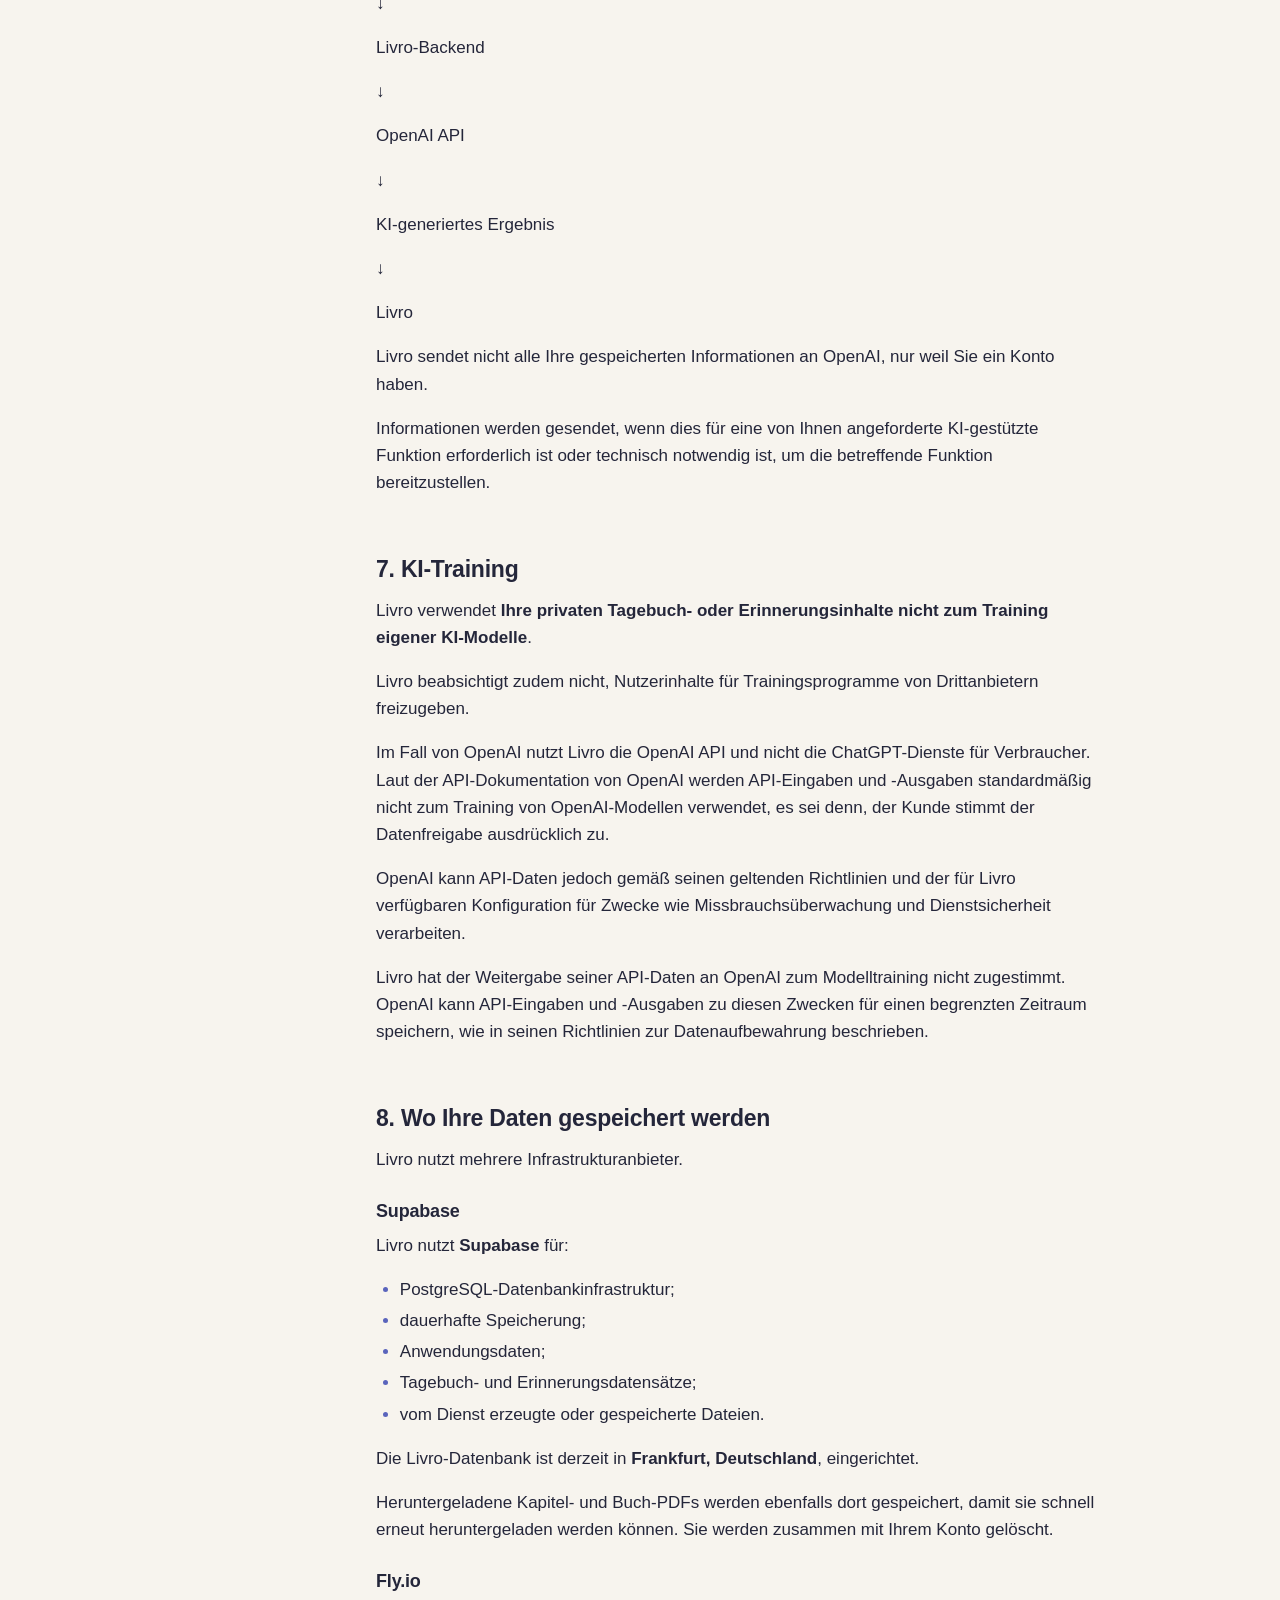
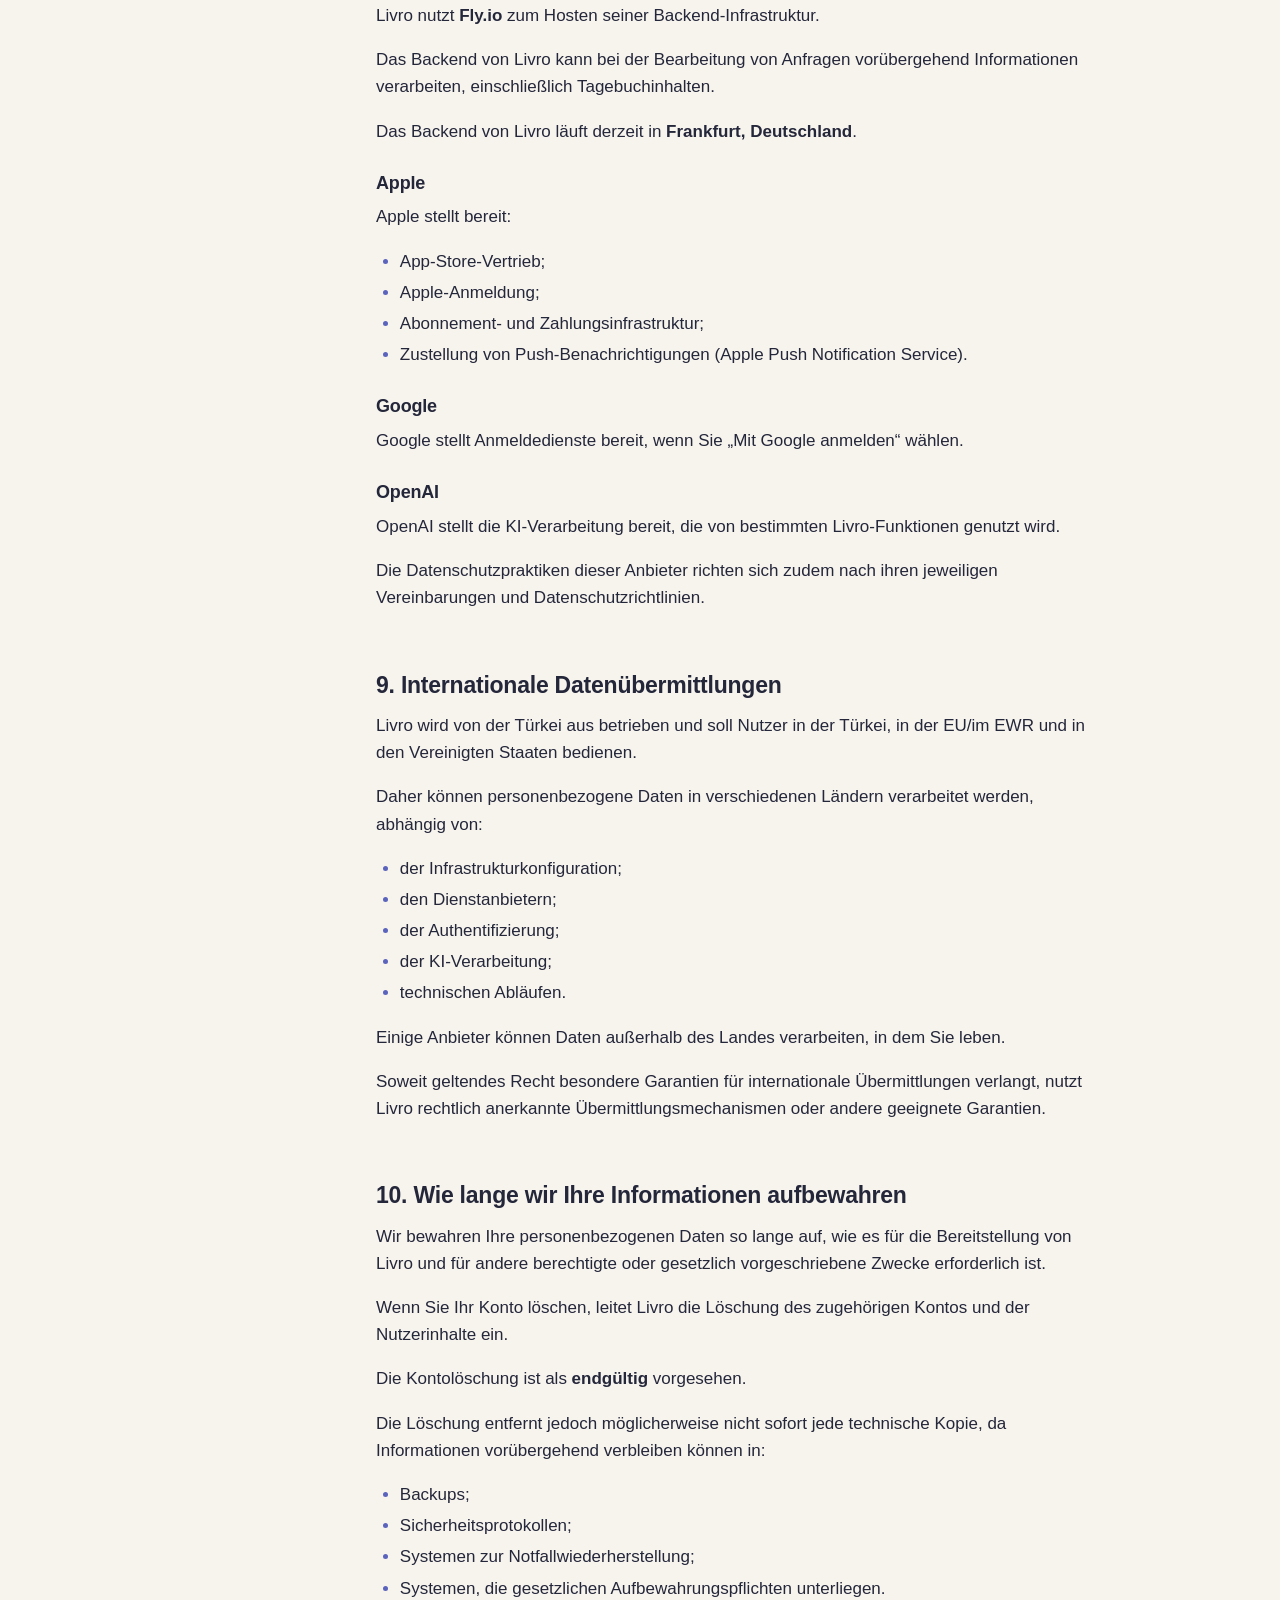
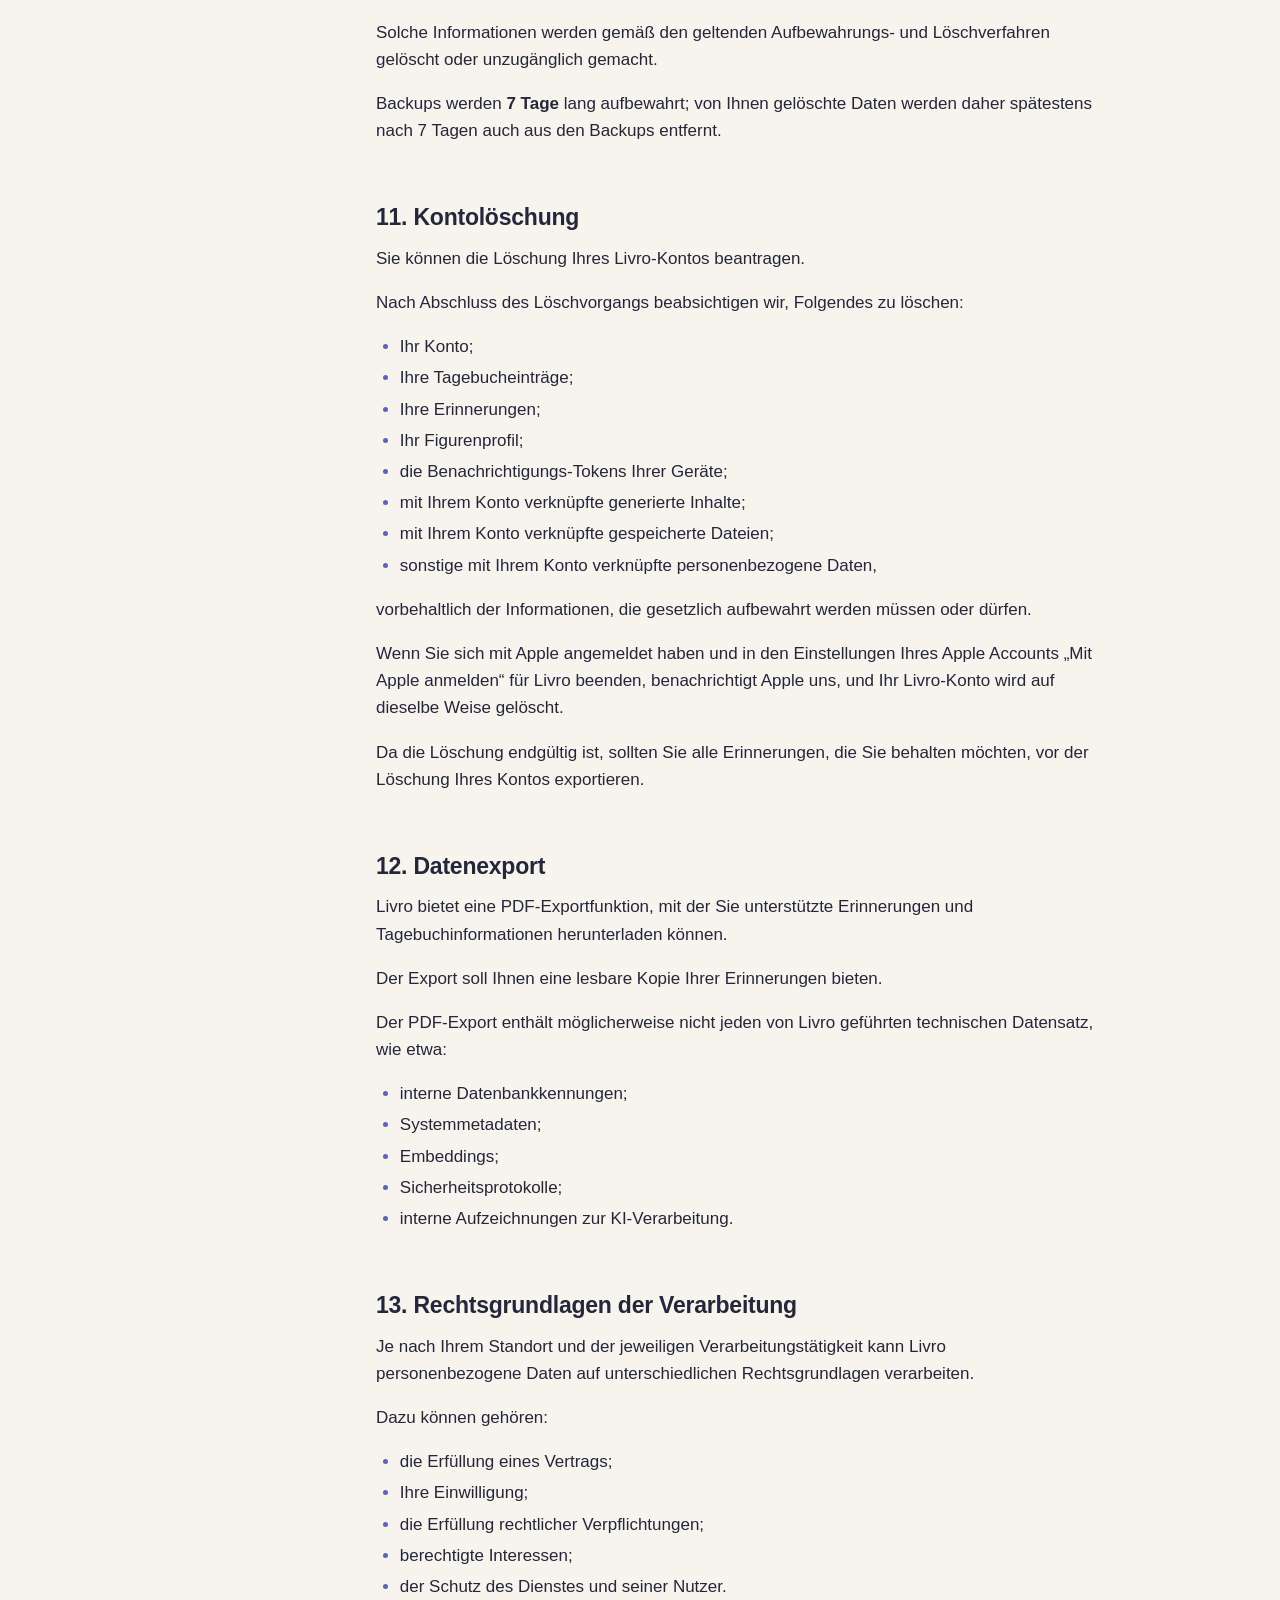
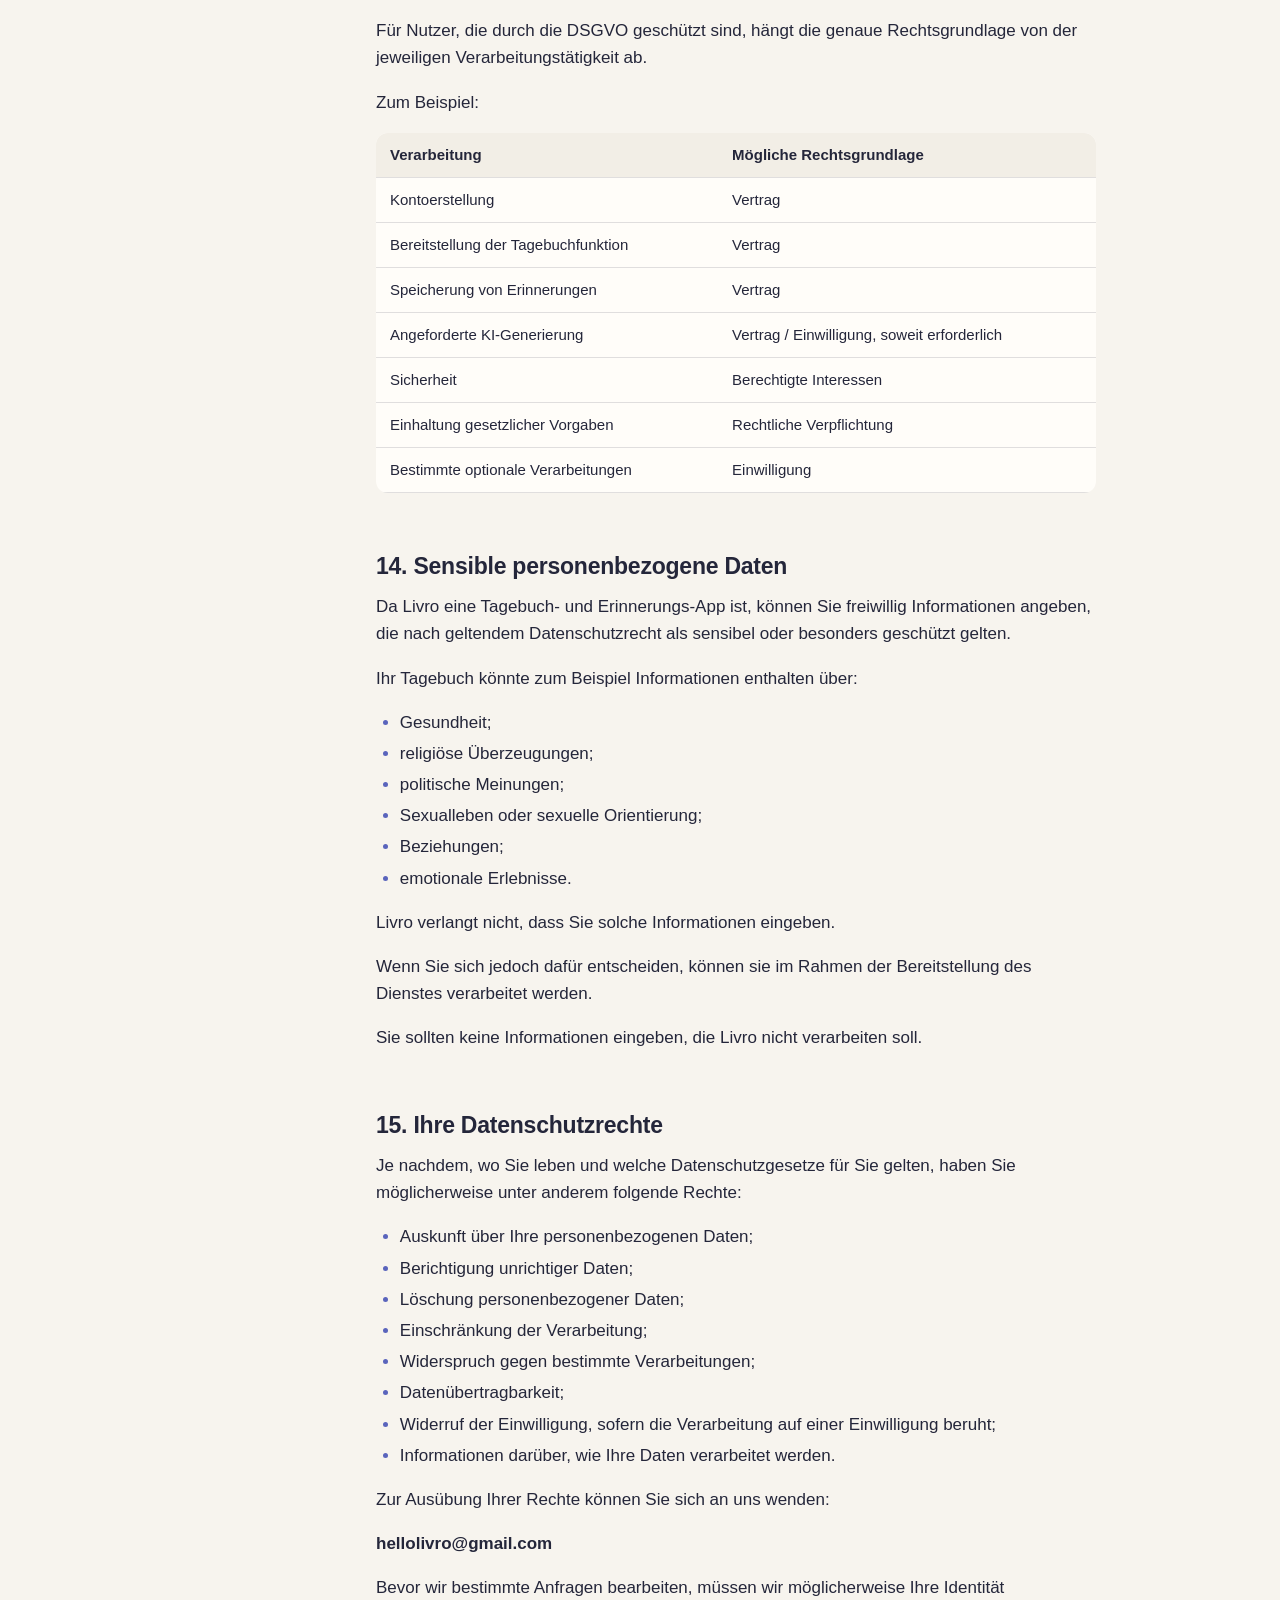
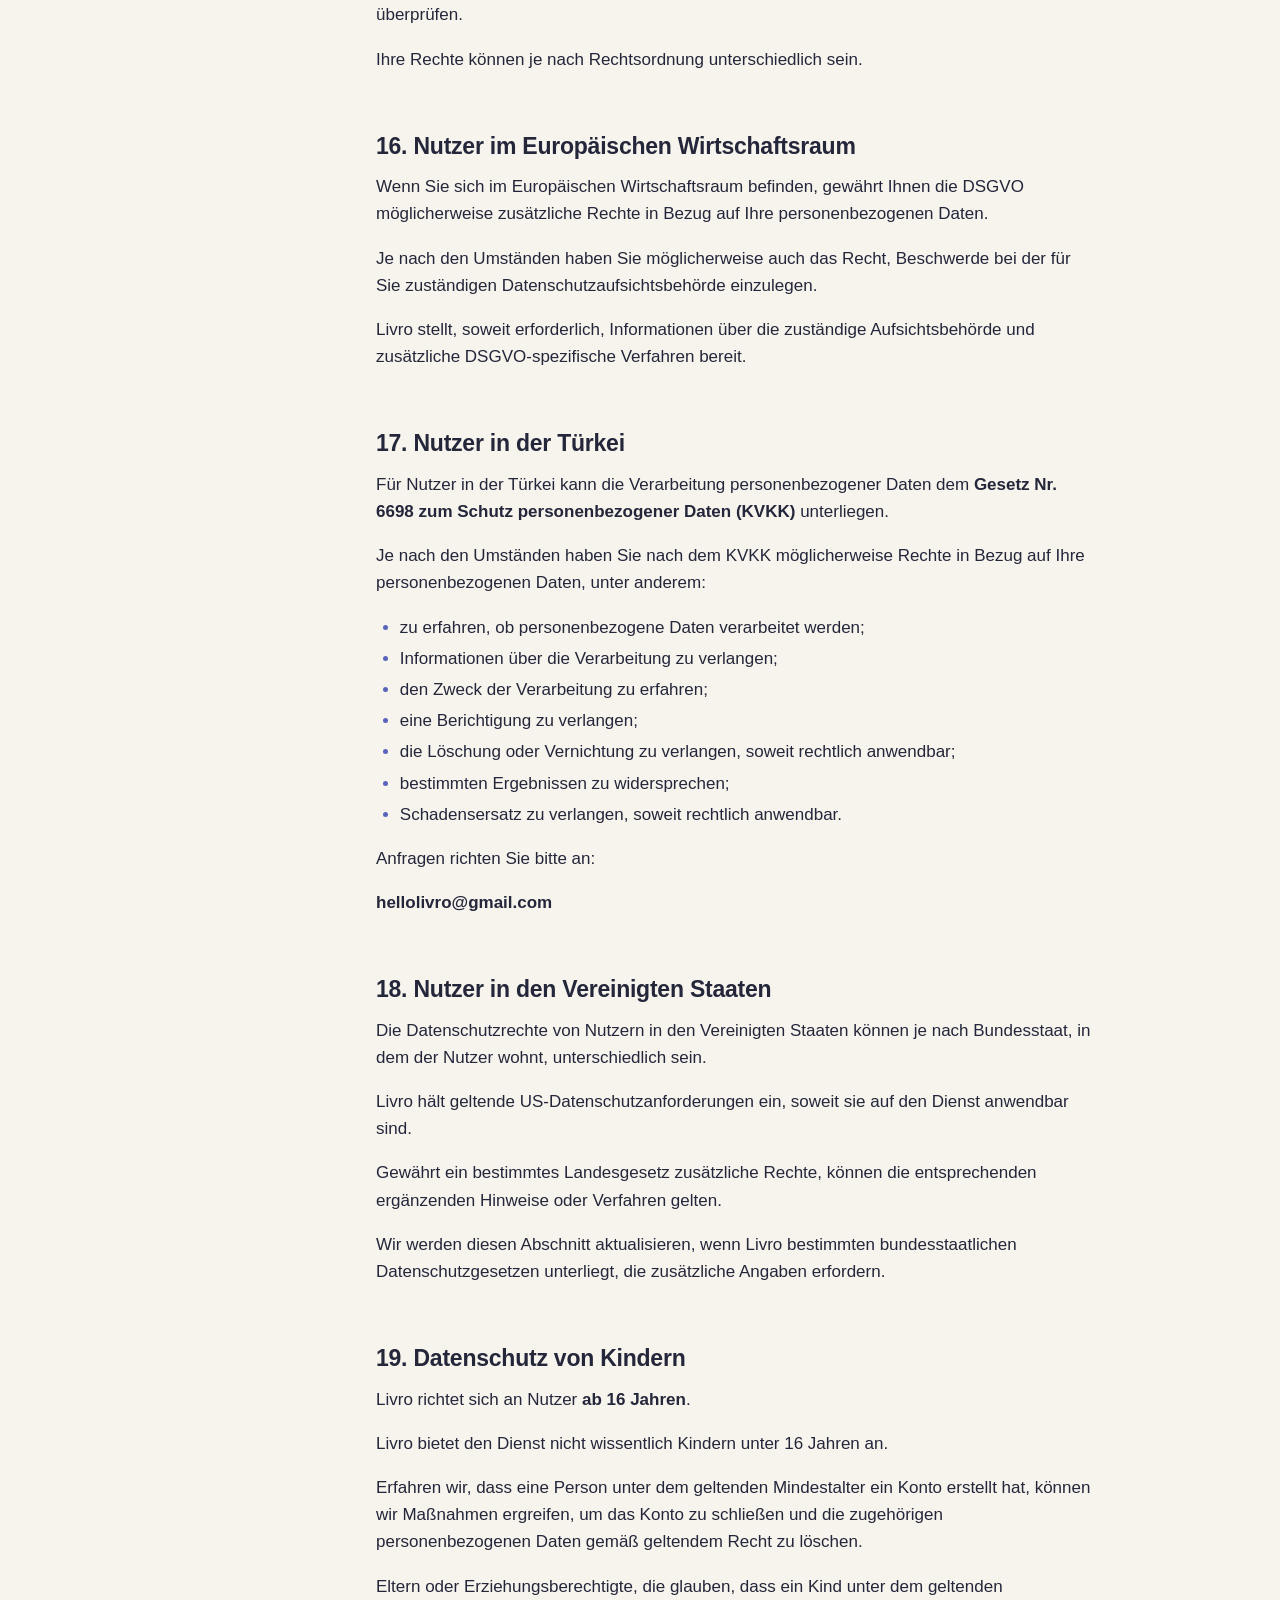
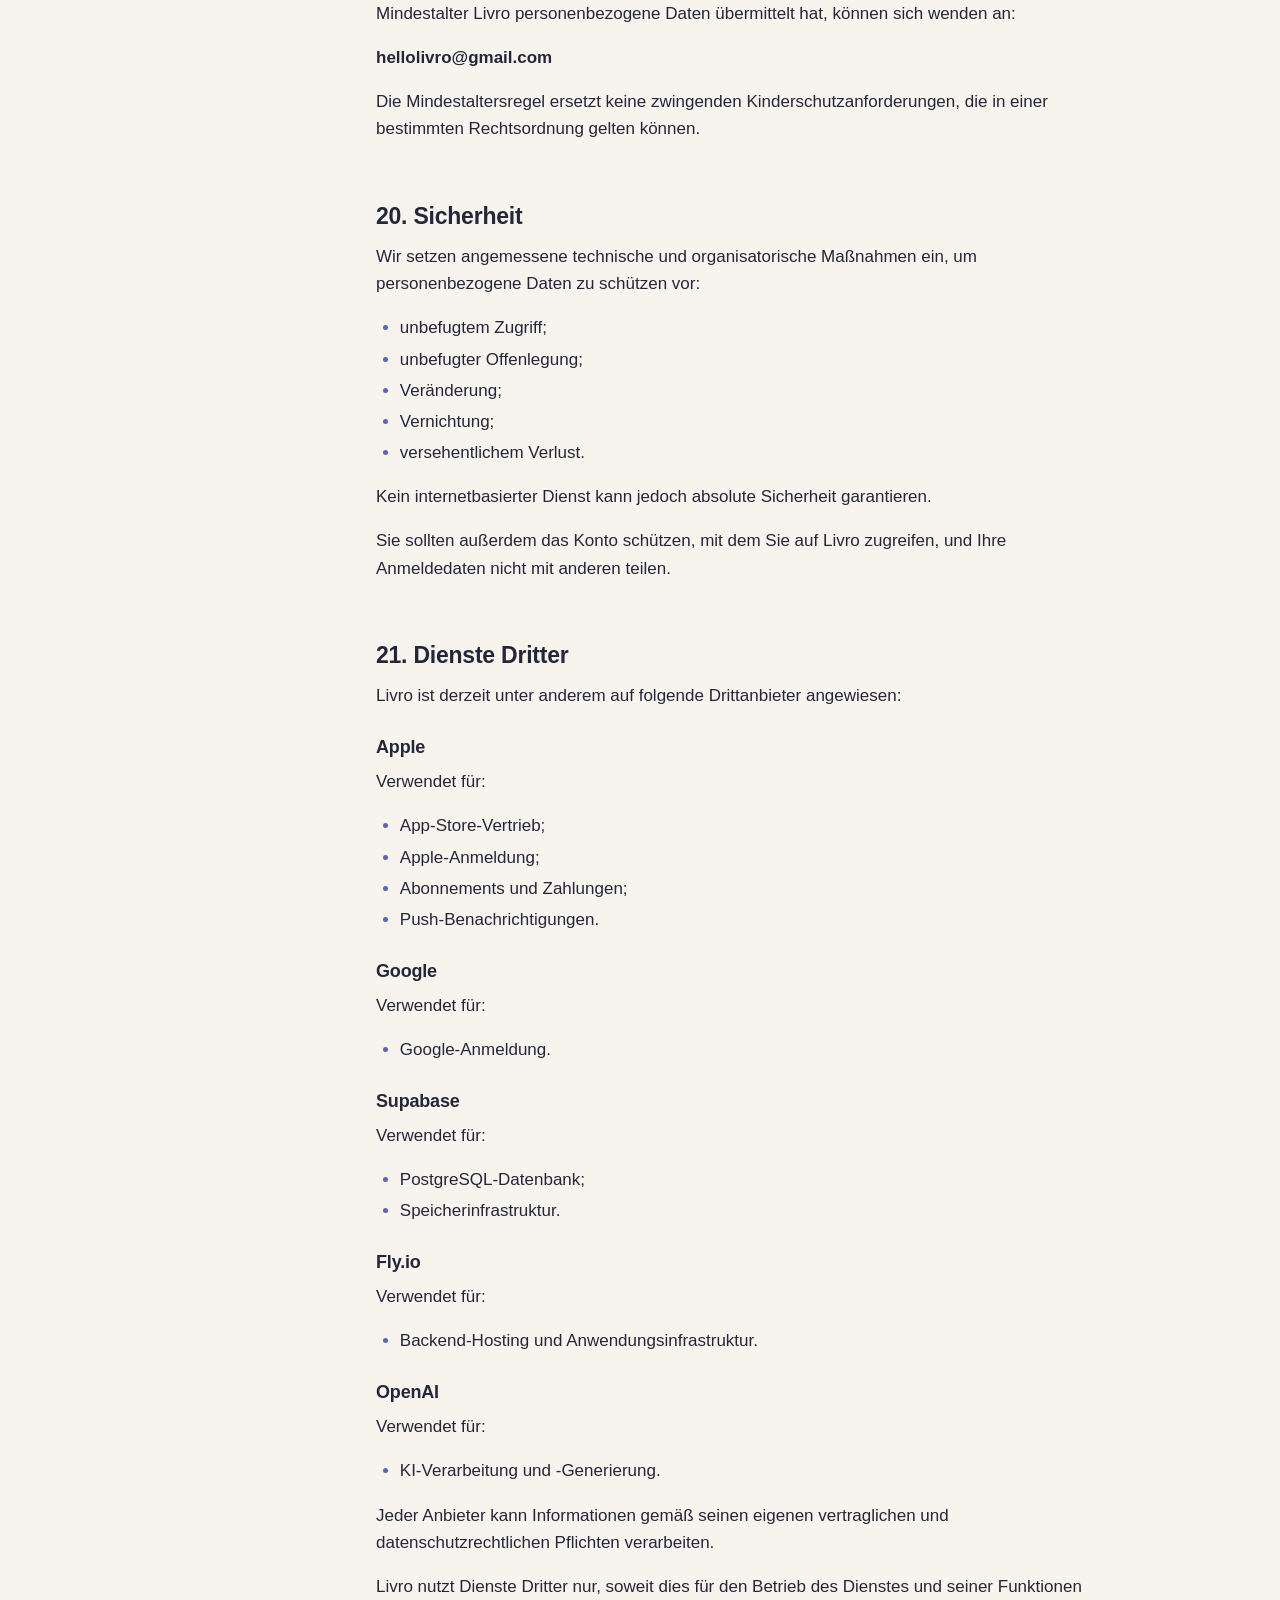
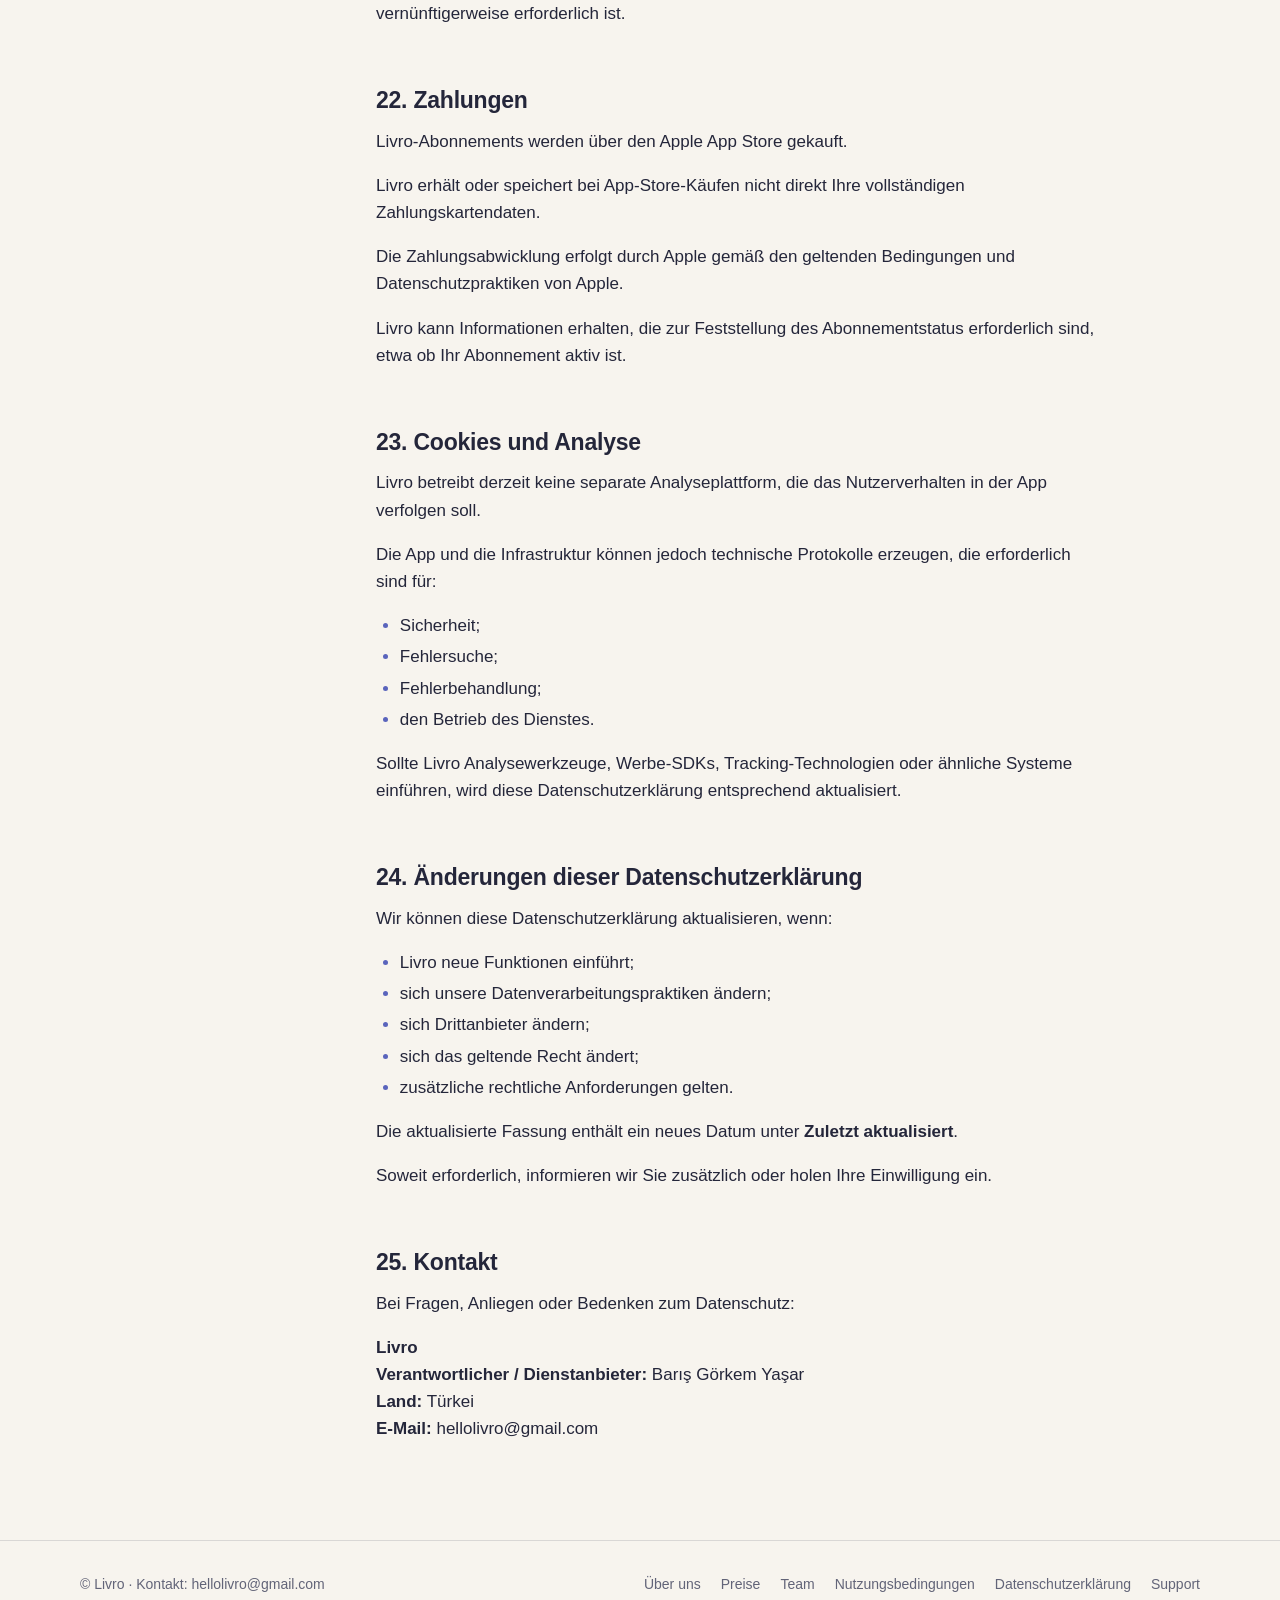
<file: de/privacy.html>
<!doctype html>
<html lang="de">
<head>
<meta charset="utf-8">
<meta name="viewport" content="width=device-width, initial-scale=1">
<title>Datenschutzerklärung · Livro</title>
<meta name="description" content="Livro · Datenschutzerklärung">
<link rel="alternate" hreflang="en" href="../privacy.html">
<link rel="alternate" hreflang="tr" href="../tr/privacy.html">
<link rel="alternate" hreflang="de" href="../de/privacy.html">
<link rel="alternate" hreflang="x-default" href="../privacy.html">
<link rel="icon" href="../assets/favicon.svg" type="image/svg+xml">
<link rel="stylesheet" href="../styles.css">
</head>
<body class="legal-page">
<!-- Generated by build.py from legal/de/PrivacyPolicy.docx. Edit the Word file, not this page. -->
<header class="site-header">
  <div class="wrap nav">
    <a class="brand" href="index.html" aria-label="Livro Startseite"><img src="../assets/livro-wordmark.png" alt="Livro" width="83" height="48"></a>
    <nav aria-label="Hauptmenü">
      <a href="index.html#how">So funktioniert's</a>
      <a href="index.html#pricing">Preise</a>
      <a href="index.html#team">Team</a>
      <span class="lang-switch" role="group" aria-label="Sprache"><a href="../privacy.html" hreflang="en" lang="en" title="English" data-lang="en">EN</a><a href="../tr/privacy.html" hreflang="tr" lang="tr" title="Türkçe" data-lang="tr">TR</a><a href="../de/privacy.html" hreflang="de" lang="de" title="Deutsch" data-lang="de" aria-current="true">DE</a></span><script>document.querySelectorAll('.lang-switch a').forEach(a=>a.addEventListener('click',()=>{try{localStorage.setItem('livro-lang',a.dataset.lang)}catch(e){}}))</script>
    </nav>
  </div>
</header>
<main class="wrap legal">
  <aside class="toc" aria-label="Inhalt">
    <p class="eyebrow">Inhalt</p>
    <ol>
      <li><a href="#section-1">Wer ist für Ihre Daten verantwortlich?</a></li>
      <li><a href="#section-2">Welche Informationen erhebt Livro?</a></li>
      <li><a href="#section-3">Tagebuch- und Erinnerungsinhalte</a></li>
      <li><a href="#section-4">Informationen, die Livro derzeit nicht erhebt</a></li>
      <li><a href="#section-5">Wie wir Ihre Informationen verwenden</a></li>
      <li><a href="#section-6">Künstliche Intelligenz und OpenAI</a></li>
      <li><a href="#section-7">KI-Training</a></li>
      <li><a href="#section-8">Wo Ihre Daten gespeichert werden</a></li>
      <li><a href="#section-9">Internationale Datenübermittlungen</a></li>
      <li><a href="#section-10">Wie lange wir Ihre Informationen aufbewahren</a></li>
      <li><a href="#section-11">Kontolöschung</a></li>
      <li><a href="#section-12">Datenexport</a></li>
      <li><a href="#section-13">Rechtsgrundlagen der Verarbeitung</a></li>
      <li><a href="#section-14">Sensible personenbezogene Daten</a></li>
      <li><a href="#section-15">Ihre Datenschutzrechte</a></li>
      <li><a href="#section-16">Nutzer im Europäischen Wirtschaftsraum</a></li>
      <li><a href="#section-17">Nutzer in der Türkei</a></li>
      <li><a href="#section-18">Nutzer in den Vereinigten Staaten</a></li>
      <li><a href="#section-19">Datenschutz von Kindern</a></li>
      <li><a href="#section-20">Sicherheit</a></li>
      <li><a href="#section-21">Dienste Dritter</a></li>
      <li><a href="#section-22">Zahlungen</a></li>
      <li><a href="#section-23">Cookies und Analyse</a></li>
      <li><a href="#section-24">Änderungen dieser Datenschutzerklärung</a></li>
      <li><a href="#section-25">Kontakt</a></li>
    </ol>
  </aside>
  <article>
    <p class="eyebrow">Rechtliches</p>
    <h1>Livro Datenschutzerklärung</h1>
    <p><strong>Zuletzt aktualisiert:</strong> 5. Oktober 2026</p>
    <p>Diese Datenschutzerklärung erläutert, wie <strong>Barış Görkem Yaşar</strong>, der Betreiber von Livro („Livro“, „wir“, „uns“ oder „unser“), personenbezogene Daten erhebt, verwendet, speichert und schützt, wenn Sie die Livro-App nutzen.</p>
    <p>Livro ist derzeit über den <strong>Apple App Store</strong> erhältlich und richtet sich an Nutzer <strong>ab 16 Jahren</strong>.</p>
    <h2 id="section-1">1. Wer ist für Ihre Daten verantwortlich?</h2>
    <p>Verantwortlicher/Dienstanbieter für Livro ist:</p>
    <p><strong>Barış Görkem Yaşar</strong><br>Türkei</p>
    <p><strong>E-Mail:</strong> hellolivro@gmail.com</p>
    <p>Bei Fragen oder Anliegen zum Datenschutz wenden Sie sich an:</p>
    <p><strong>hellolivro@gmail.com</strong></p>
    <h2 id="section-2">2. Welche Informationen erhebt Livro?</h2>
    <p>Welche Informationen wir erheben, hängt davon ab, wie Sie Livro nutzen.</p>
    <h3>Kontoinformationen</h3>
    <p>Wenn Sie ein Konto erstellen, können wir die zur Authentifizierung und Verwaltung Ihres Kontos erforderlichen Informationen erhalten über:</p>
    <ul>
    <li>Mit Apple anmelden</li>
    <li>Mit Google anmelden</li>
    </ul>
    <p>Je nach Anmeldeanbieter und den von Ihnen gewählten Optionen kann dies Informationen umfassen wie:</p>
    <ul>
    <li>Name;</li>
    <li>E-Mail-Adresse;</li>
    <li>Authentifizierungs-/Anbieterkennung;</li>
    <li>Livro-Kontokennung.</li>
    </ul>
    <p>Bei Nutzung unterstützter Drittanbieter-Anmeldungen müssen Sie Livro kein eigenes Passwort mitteilen.</p>
    <p>Ihr Kontoname wird verwendet, um Sie in der App zu begrüßen, und auf den Covern Ihrer Kapitel- und Buch-PDFs gedruckt. Sie können ihn jederzeit in Ihrem Profil ändern.</p>
    <h3>Figurenprofil</h3>
    <p>Wenn Sie Ihre Figur erstellen, speichern wir das von Ihnen gewählte Aussehen, etwa Geschlecht, Altersgruppe, Hautton, Haare, Augen, Gesichtsform, Statur, Größe, Kleidung und Accessoires. Livro verwendet diese Angaben, um Sie in Ihren Comics zu zeichnen, und sendet sie bei der Erstellung eines Comics zusammen mit Ihrem Tagebuchtext an OpenAI.</p>
    <p>Sie entscheiden, wie Ihre Figur aussieht, und können dies jederzeit ändern. Ihre Figur muss Ihnen nicht ähneln.</p>
    <h3>Geräte- und Benachrichtigungsdaten</h3>
    <p>Wenn Sie Benachrichtigungen erlauben, speichern wir das Push-Token Ihres Geräts, seine Zeitzone und das Datum der letzten von uns gesendeten Erinnerung. Benachrichtigungen werden über den Apple Push Notification Service zugestellt. Wenn Sie Benachrichtigungen in Livro ausschalten oder sich abmelden, wird das Token von unseren Servern gelöscht.</p>
    <p>Außerdem speichern wir die Zeitzone Ihres Kontos, anhand derer festgelegt wird, zu welchem Datum ein Tagebucheintrag gehört.</p>
    <h2 id="section-3">3. Tagebuch- und Erinnerungsinhalte</h2>
    <p>Mit Livro können Sie Tagebucheinträge und Erinnerungen erstellen.</p>
    <p>Dazu können gehören:</p>
    <ul>
    <li>Tagebuchtext;</li>
    <li>mit Erinnerungen verknüpfte Daten;</li>
    <li>Titel oder andere von Ihnen angegebene Informationen;</li>
    <li>Beziehungen zwischen Erinnerungen;</li>
    <li>aus Ihren Erinnerungen erzeugte Inhalte;</li>
    <li>Informationen, die zur Ordnung Ihrer Erinnerungen erforderlich sind.</li>
    </ul>
    <p>Ihre Tagebucheinträge können sehr persönliche Informationen enthalten.</p>
    <p>Sie können zum Beispiel freiwillig schreiben über:</p>
    <ul>
    <li>Beziehungen;</li>
    <li>Familie;</li>
    <li>emotionale Erlebnisse;</li>
    <li>Gesundheit;</li>
    <li>Überzeugungen;</li>
    <li>politische Meinungen;</li>
    <li>persönliche Ereignisse;</li>
    <li>andere private Angelegenheiten.</li>
    </ul>
    <p><strong>Sie sollten Livro daher als einen Dienst betrachten, der sehr persönliche Informationen verarbeiten kann.</strong></p>
    <p>Wir verlangen nicht, dass Sie Informationen einer bestimmten sensiblen Kategorie angeben; die von Ihnen freiwillig eingegebenen Inhalte können solche Informationen jedoch enthalten.</p>
    <h2 id="section-4">4. Informationen, die Livro derzeit nicht erhebt</h2>
    <p>Livro bietet derzeit keine Tagebucheinträge an über:</p>
    <ul>
    <li>Foto-Uploads;</li>
    <li>Audioaufnahmen.</li>
    </ul>
    <p>Livro nutzt derzeit auch keine separate Analyseplattform zur Verhaltensanalyse.</p>
    <p>Technische Informationen, die für den Betrieb, die Sicherheit und die Zuverlässigkeit der App erforderlich sind, können jedoch weiterhin von Livro oder seinen Infrastrukturanbietern verarbeitet werden.</p>
    <p>Wir werden diese Datenschutzerklärung aktualisieren, wenn sich diese Praktiken ändern.</p>
    <h2 id="section-5">5. Wie wir Ihre Informationen verwenden</h2>
    <p>Wir verwenden personenbezogene Daten, soweit dies erforderlich ist, um Livro zu betreiben und die von Ihnen angeforderten Funktionen bereitzustellen.</p>
    <p>Dies kann umfassen:</p>
    <h3>Bereitstellung des Dienstes</h3>
    <p>Wir verwenden Informationen, um:</p>
    <ul>
    <li>Ihr Konto zu erstellen und zu verwalten;</li>
    <li>Sie zu authentifizieren;</li>
    <li>Ihre Tagebucheinträge zu speichern;</li>
    <li>Ihre Erinnerungen zu ordnen;</li>
    <li>Ihre Informationen zu synchronisieren;</li>
    <li>Ihre Erinnerungen anzuzeigen;</li>
    <li>angeforderte Funktionen bereitzustellen.</li>
    </ul>
    <h3>KI-Funktionen</h3>
    <p>Wir verarbeiten relevante Informationen mithilfe von KI-Systemen, wenn Sie Funktionen anfordern, die eine KI-Verarbeitung erfordern.</p>
    <p>Dies kann die Erstellung folgender Inhalte umfassen:</p>
    <ul>
    <li>Zusammenfassungen;</li>
    <li>Geschichten;</li>
    <li>Figuren;</li>
    <li>Comics;</li>
    <li>Bücher;</li>
    <li>Zeitleisten;</li>
    <li>andere kreative Darstellungen.</li>
    </ul>
    <h3>Exporte</h3>
    <p>Wir verarbeiten Ihre Erinnerungen, wenn Sie einen PDF-Export anfordern.</p>
    <h3>Sicherheit</h3>
    <p>Informationen können verarbeitet werden, um:</p>
    <ul>
    <li>Livro zu schützen;</li>
    <li>Missbrauch zu erkennen;</li>
    <li>unbefugten Zugriff zu verhindern;</li>
    <li>Sicherheitsvorfälle zu untersuchen;</li>
    <li>die Integrität des Dienstes zu wahren.</li>
    </ul>
    <h3>Rechtliche Verpflichtungen</h3>
    <p>Wir können Informationen verarbeiten, soweit dies zur Erfüllung geltender rechtlicher Verpflichtungen oder zur Beantwortung rechtmäßiger Anfragen erforderlich ist.</p>
    <h2 id="section-6">6. Künstliche Intelligenz und OpenAI</h2>
    <p>Livro nutzt die <strong>OpenAI API</strong> für bestimmte KI-gestützte Funktionen.</p>
    <p>Wenn Sie eine KI-Funktion anfordern, können relevante Informationen an OpenAI übermittelt werden, damit der angeforderte Vorgang ausgeführt werden kann.</p>
    <p>Zum Beispiel:</p>
    <p>Ihr Tagebuch/Ihre Erinnerung</p>
    <p>↓</p>
    <p>Livro-Backend</p>
    <p>↓</p>
    <p>OpenAI API</p>
    <p>↓</p>
    <p>KI-generiertes Ergebnis</p>
    <p>↓</p>
    <p>Livro</p>
    <p>Livro sendet nicht alle Ihre gespeicherten Informationen an OpenAI, nur weil Sie ein Konto haben.</p>
    <p>Informationen werden gesendet, wenn dies für eine von Ihnen angeforderte KI-gestützte Funktion erforderlich ist oder technisch notwendig ist, um die betreffende Funktion bereitzustellen.</p>
    <h2 id="section-7">7. KI-Training</h2>
    <p>Livro verwendet <strong>Ihre privaten Tagebuch- oder Erinnerungsinhalte nicht zum Training eigener KI-Modelle</strong>.</p>
    <p>Livro beabsichtigt zudem nicht, Nutzerinhalte für Trainingsprogramme von Drittanbietern freizugeben.</p>
    <p>Im Fall von OpenAI nutzt Livro die OpenAI API und nicht die ChatGPT-Dienste für Verbraucher. Laut der API-Dokumentation von OpenAI werden API-Eingaben und -Ausgaben standardmäßig nicht zum Training von OpenAI-Modellen verwendet, es sei denn, der Kunde stimmt der Datenfreigabe ausdrücklich zu.</p>
    <p>OpenAI kann API-Daten jedoch gemäß seinen geltenden Richtlinien und der für Livro verfügbaren Konfiguration für Zwecke wie Missbrauchsüberwachung und Dienstsicherheit verarbeiten.</p>
    <p>Livro hat der Weitergabe seiner API-Daten an OpenAI zum Modelltraining nicht zugestimmt. OpenAI kann API-Eingaben und -Ausgaben zu diesen Zwecken für einen begrenzten Zeitraum speichern, wie in seinen Richtlinien zur Datenaufbewahrung beschrieben.</p>
    <h2 id="section-8">8. Wo Ihre Daten gespeichert werden</h2>
    <p>Livro nutzt mehrere Infrastrukturanbieter.</p>
    <h3>Supabase</h3>
    <p>Livro nutzt <strong>Supabase</strong> für:</p>
    <ul>
    <li>PostgreSQL-Datenbankinfrastruktur;</li>
    <li>dauerhafte Speicherung;</li>
    <li>Anwendungsdaten;</li>
    <li>Tagebuch- und Erinnerungsdatensätze;</li>
    <li>vom Dienst erzeugte oder gespeicherte Dateien.</li>
    </ul>
    <p>Die Livro-Datenbank ist derzeit in <strong>Frankfurt, Deutschland</strong>, eingerichtet.</p>
    <p>Heruntergeladene Kapitel- und Buch-PDFs werden ebenfalls dort gespeichert, damit sie schnell erneut heruntergeladen werden können. Sie werden zusammen mit Ihrem Konto gelöscht.</p>
    <h3>Fly.io</h3>
    <p>Livro nutzt <strong>Fly.io</strong> zum Hosten seiner Backend-Infrastruktur.</p>
    <p>Das Backend von Livro kann bei der Bearbeitung von Anfragen vorübergehend Informationen verarbeiten, einschließlich Tagebuchinhalten.</p>
    <p>Das Backend von Livro läuft derzeit in <strong>Frankfurt, Deutschland</strong>.</p>
    <h3>Apple</h3>
    <p>Apple stellt bereit:</p>
    <ul>
    <li>App-Store-Vertrieb;</li>
    <li>Apple-Anmeldung;</li>
    <li>Abonnement- und Zahlungsinfrastruktur;</li>
    <li>Zustellung von Push-Benachrichtigungen (Apple Push Notification Service).</li>
    </ul>
    <h3>Google</h3>
    <p>Google stellt Anmeldedienste bereit, wenn Sie „Mit Google anmelden“ wählen.</p>
    <h3>OpenAI</h3>
    <p>OpenAI stellt die KI-Verarbeitung bereit, die von bestimmten Livro-Funktionen genutzt wird.</p>
    <p>Die Datenschutzpraktiken dieser Anbieter richten sich zudem nach ihren jeweiligen Vereinbarungen und Datenschutzrichtlinien.</p>
    <h2 id="section-9">9. Internationale Datenübermittlungen</h2>
    <p>Livro wird von der Türkei aus betrieben und soll Nutzer in der Türkei, in der EU/im EWR und in den Vereinigten Staaten bedienen.</p>
    <p>Daher können personenbezogene Daten in verschiedenen Ländern verarbeitet werden, abhängig von:</p>
    <ul>
    <li>der Infrastrukturkonfiguration;</li>
    <li>den Dienstanbietern;</li>
    <li>der Authentifizierung;</li>
    <li>der KI-Verarbeitung;</li>
    <li>technischen Abläufen.</li>
    </ul>
    <p>Einige Anbieter können Daten außerhalb des Landes verarbeiten, in dem Sie leben.</p>
    <p>Soweit geltendes Recht besondere Garantien für internationale Übermittlungen verlangt, nutzt Livro rechtlich anerkannte Übermittlungsmechanismen oder andere geeignete Garantien.</p>
    <h2 id="section-10">10. Wie lange wir Ihre Informationen aufbewahren</h2>
    <p>Wir bewahren Ihre personenbezogenen Daten so lange auf, wie es für die Bereitstellung von Livro und für andere berechtigte oder gesetzlich vorgeschriebene Zwecke erforderlich ist.</p>
    <p>Wenn Sie Ihr Konto löschen, leitet Livro die Löschung des zugehörigen Kontos und der Nutzerinhalte ein.</p>
    <p>Die Kontolöschung ist als <strong>endgültig</strong> vorgesehen.</p>
    <p>Die Löschung entfernt jedoch möglicherweise nicht sofort jede technische Kopie, da Informationen vorübergehend verbleiben können in:</p>
    <ul>
    <li>Backups;</li>
    <li>Sicherheitsprotokollen;</li>
    <li>Systemen zur Notfallwiederherstellung;</li>
    <li>Systemen, die gesetzlichen Aufbewahrungspflichten unterliegen.</li>
    </ul>
    <p>Solche Informationen werden gemäß den geltenden Aufbewahrungs- und Löschverfahren gelöscht oder unzugänglich gemacht.</p>
    <p>Backups werden <strong>7 Tage</strong> lang aufbewahrt; von Ihnen gelöschte Daten werden daher spätestens nach 7 Tagen auch aus den Backups entfernt.</p>
    <h2 id="section-11">11. Kontolöschung</h2>
    <p>Sie können die Löschung Ihres Livro-Kontos beantragen.</p>
    <p>Nach Abschluss des Löschvorgangs beabsichtigen wir, Folgendes zu löschen:</p>
    <ul>
    <li>Ihr Konto;</li>
    <li>Ihre Tagebucheinträge;</li>
    <li>Ihre Erinnerungen;</li>
    <li>Ihr Figurenprofil;</li>
    <li>die Benachrichtigungs-Tokens Ihrer Geräte;</li>
    <li>mit Ihrem Konto verknüpfte generierte Inhalte;</li>
    <li>mit Ihrem Konto verknüpfte gespeicherte Dateien;</li>
    <li>sonstige mit Ihrem Konto verknüpfte personenbezogene Daten,</li>
    </ul>
    <p>vorbehaltlich der Informationen, die gesetzlich aufbewahrt werden müssen oder dürfen.</p>
    <p>Wenn Sie sich mit Apple angemeldet haben und in den Einstellungen Ihres Apple Accounts „Mit Apple anmelden“ für Livro beenden, benachrichtigt Apple uns, und Ihr Livro-Konto wird auf dieselbe Weise gelöscht.</p>
    <p>Da die Löschung endgültig ist, sollten Sie alle Erinnerungen, die Sie behalten möchten, vor der Löschung Ihres Kontos exportieren.</p>
    <h2 id="section-12">12. Datenexport</h2>
    <p>Livro bietet eine PDF-Exportfunktion, mit der Sie unterstützte Erinnerungen und Tagebuchinformationen herunterladen können.</p>
    <p>Der Export soll Ihnen eine lesbare Kopie Ihrer Erinnerungen bieten.</p>
    <p>Der PDF-Export enthält möglicherweise nicht jeden von Livro geführten technischen Datensatz, wie etwa:</p>
    <ul>
    <li>interne Datenbankkennungen;</li>
    <li>Systemmetadaten;</li>
    <li>Embeddings;</li>
    <li>Sicherheitsprotokolle;</li>
    <li>interne Aufzeichnungen zur KI-Verarbeitung.</li>
    </ul>
    <h2 id="section-13">13. Rechtsgrundlagen der Verarbeitung</h2>
    <p>Je nach Ihrem Standort und der jeweiligen Verarbeitungstätigkeit kann Livro personenbezogene Daten auf unterschiedlichen Rechtsgrundlagen verarbeiten.</p>
    <p>Dazu können gehören:</p>
    <ul>
    <li>die Erfüllung eines Vertrags;</li>
    <li>Ihre Einwilligung;</li>
    <li>die Erfüllung rechtlicher Verpflichtungen;</li>
    <li>berechtigte Interessen;</li>
    <li>der Schutz des Dienstes und seiner Nutzer.</li>
    </ul>
    <p>Für Nutzer, die durch die DSGVO geschützt sind, hängt die genaue Rechtsgrundlage von der jeweiligen Verarbeitungstätigkeit ab.</p>
    <p>Zum Beispiel:</p>
    <div class="table-wrap"><table><tr><th><strong>Verarbeitung</strong></th><th><strong>Mögliche Rechtsgrundlage</strong></th></tr><tr><td>Kontoerstellung</td><td>Vertrag</td></tr><tr><td>Bereitstellung der Tagebuchfunktion</td><td>Vertrag</td></tr><tr><td>Speicherung von Erinnerungen</td><td>Vertrag</td></tr><tr><td>Angeforderte KI-Generierung</td><td>Vertrag / Einwilligung, soweit erforderlich</td></tr><tr><td>Sicherheit</td><td>Berechtigte Interessen</td></tr><tr><td>Einhaltung gesetzlicher Vorgaben</td><td>Rechtliche Verpflichtung</td></tr><tr><td>Bestimmte optionale Verarbeitungen</td><td>Einwilligung</td></tr></table></div>
    <h2 id="section-14">14. Sensible personenbezogene Daten</h2>
    <p>Da Livro eine Tagebuch- und Erinnerungs-App ist, können Sie freiwillig Informationen angeben, die nach geltendem Datenschutzrecht als sensibel oder besonders geschützt gelten.</p>
    <p>Ihr Tagebuch könnte zum Beispiel Informationen enthalten über:</p>
    <ul>
    <li>Gesundheit;</li>
    <li>religiöse Überzeugungen;</li>
    <li>politische Meinungen;</li>
    <li>Sexualleben oder sexuelle Orientierung;</li>
    <li>Beziehungen;</li>
    <li>emotionale Erlebnisse.</li>
    </ul>
    <p>Livro verlangt nicht, dass Sie solche Informationen eingeben.</p>
    <p>Wenn Sie sich jedoch dafür entscheiden, können sie im Rahmen der Bereitstellung des Dienstes verarbeitet werden.</p>
    <p>Sie sollten keine Informationen eingeben, die Livro nicht verarbeiten soll.</p>
    <h2 id="section-15">15. Ihre Datenschutzrechte</h2>
    <p>Je nachdem, wo Sie leben und welche Datenschutzgesetze für Sie gelten, haben Sie möglicherweise unter anderem folgende Rechte:</p>
    <ul>
    <li>Auskunft über Ihre personenbezogenen Daten;</li>
    <li>Berichtigung unrichtiger Daten;</li>
    <li>Löschung personenbezogener Daten;</li>
    <li>Einschränkung der Verarbeitung;</li>
    <li>Widerspruch gegen bestimmte Verarbeitungen;</li>
    <li>Datenübertragbarkeit;</li>
    <li>Widerruf der Einwilligung, sofern die Verarbeitung auf einer Einwilligung beruht;</li>
    <li>Informationen darüber, wie Ihre Daten verarbeitet werden.</li>
    </ul>
    <p>Zur Ausübung Ihrer Rechte können Sie sich an uns wenden:</p>
    <p><strong>hellolivro@gmail.com</strong></p>
    <p>Bevor wir bestimmte Anfragen bearbeiten, müssen wir möglicherweise Ihre Identität überprüfen.</p>
    <p>Ihre Rechte können je nach Rechtsordnung unterschiedlich sein.</p>
    <h2 id="section-16">16. Nutzer im Europäischen Wirtschaftsraum</h2>
    <p>Wenn Sie sich im Europäischen Wirtschaftsraum befinden, gewährt Ihnen die DSGVO möglicherweise zusätzliche Rechte in Bezug auf Ihre personenbezogenen Daten.</p>
    <p>Je nach den Umständen haben Sie möglicherweise auch das Recht, Beschwerde bei der für Sie zuständigen Datenschutzaufsichtsbehörde einzulegen.</p>
    <p>Livro stellt, soweit erforderlich, Informationen über die zuständige Aufsichtsbehörde und zusätzliche DSGVO-spezifische Verfahren bereit.</p>
    <h2 id="section-17">17. Nutzer in der Türkei</h2>
    <p>Für Nutzer in der Türkei kann die Verarbeitung personenbezogener Daten dem <strong>Gesetz Nr. 6698 zum Schutz personenbezogener Daten (KVKK)</strong> unterliegen.</p>
    <p>Je nach den Umständen haben Sie nach dem KVKK möglicherweise Rechte in Bezug auf Ihre personenbezogenen Daten, unter anderem:</p>
    <ul>
    <li>zu erfahren, ob personenbezogene Daten verarbeitet werden;</li>
    <li>Informationen über die Verarbeitung zu verlangen;</li>
    <li>den Zweck der Verarbeitung zu erfahren;</li>
    <li>eine Berichtigung zu verlangen;</li>
    <li>die Löschung oder Vernichtung zu verlangen, soweit rechtlich anwendbar;</li>
    <li>bestimmten Ergebnissen zu widersprechen;</li>
    <li>Schadensersatz zu verlangen, soweit rechtlich anwendbar.</li>
    </ul>
    <p>Anfragen richten Sie bitte an:</p>
    <p><strong>hellolivro@gmail.com</strong></p>
    <h2 id="section-18">18. Nutzer in den Vereinigten Staaten</h2>
    <p>Die Datenschutzrechte von Nutzern in den Vereinigten Staaten können je nach Bundesstaat, in dem der Nutzer wohnt, unterschiedlich sein.</p>
    <p>Livro hält geltende US-Datenschutzanforderungen ein, soweit sie auf den Dienst anwendbar sind.</p>
    <p>Gewährt ein bestimmtes Landesgesetz zusätzliche Rechte, können die entsprechenden ergänzenden Hinweise oder Verfahren gelten.</p>
    <p>Wir werden diesen Abschnitt aktualisieren, wenn Livro bestimmten bundesstaatlichen Datenschutzgesetzen unterliegt, die zusätzliche Angaben erfordern.</p>
    <h2 id="section-19">19. Datenschutz von Kindern</h2>
    <p>Livro richtet sich an Nutzer <strong>ab 16 Jahren</strong>.</p>
    <p>Livro bietet den Dienst nicht wissentlich Kindern unter 16 Jahren an.</p>
    <p>Erfahren wir, dass eine Person unter dem geltenden Mindestalter ein Konto erstellt hat, können wir Maßnahmen ergreifen, um das Konto zu schließen und die zugehörigen personenbezogenen Daten gemäß geltendem Recht zu löschen.</p>
    <p>Eltern oder Erziehungsberechtigte, die glauben, dass ein Kind unter dem geltenden Mindestalter Livro personenbezogene Daten übermittelt hat, können sich wenden an:</p>
    <p><strong>hellolivro@gmail.com</strong></p>
    <p>Die Mindestaltersregel ersetzt keine zwingenden Kinderschutzanforderungen, die in einer bestimmten Rechtsordnung gelten können.</p>
    <h2 id="section-20">20. Sicherheit</h2>
    <p>Wir setzen angemessene technische und organisatorische Maßnahmen ein, um personenbezogene Daten zu schützen vor:</p>
    <ul>
    <li>unbefugtem Zugriff;</li>
    <li>unbefugter Offenlegung;</li>
    <li>Veränderung;</li>
    <li>Vernichtung;</li>
    <li>versehentlichem Verlust.</li>
    </ul>
    <p>Kein internetbasierter Dienst kann jedoch absolute Sicherheit garantieren.</p>
    <p>Sie sollten außerdem das Konto schützen, mit dem Sie auf Livro zugreifen, und Ihre Anmeldedaten nicht mit anderen teilen.</p>
    <h2 id="section-21">21. Dienste Dritter</h2>
    <p>Livro ist derzeit unter anderem auf folgende Drittanbieter angewiesen:</p>
    <h3>Apple</h3>
    <p>Verwendet für:</p>
    <ul>
    <li>App-Store-Vertrieb;</li>
    <li>Apple-Anmeldung;</li>
    <li>Abonnements und Zahlungen;</li>
    <li>Push-Benachrichtigungen.</li>
    </ul>
    <h3>Google</h3>
    <p>Verwendet für:</p>
    <ul>
    <li>Google-Anmeldung.</li>
    </ul>
    <h3>Supabase</h3>
    <p>Verwendet für:</p>
    <ul>
    <li>PostgreSQL-Datenbank;</li>
    <li>Speicherinfrastruktur.</li>
    </ul>
    <h3>Fly.io</h3>
    <p>Verwendet für:</p>
    <ul>
    <li>Backend-Hosting und Anwendungsinfrastruktur.</li>
    </ul>
    <h3>OpenAI</h3>
    <p>Verwendet für:</p>
    <ul>
    <li>KI-Verarbeitung und -Generierung.</li>
    </ul>
    <p>Jeder Anbieter kann Informationen gemäß seinen eigenen vertraglichen und datenschutzrechtlichen Pflichten verarbeiten.</p>
    <p>Livro nutzt Dienste Dritter nur, soweit dies für den Betrieb des Dienstes und seiner Funktionen vernünftigerweise erforderlich ist.</p>
    <h2 id="section-22">22. Zahlungen</h2>
    <p>Livro-Abonnements werden über den Apple App Store gekauft.</p>
    <p>Livro erhält oder speichert bei App-Store-Käufen nicht direkt Ihre vollständigen Zahlungskartendaten.</p>
    <p>Die Zahlungsabwicklung erfolgt durch Apple gemäß den geltenden Bedingungen und Datenschutzpraktiken von Apple.</p>
    <p>Livro kann Informationen erhalten, die zur Feststellung des Abonnementstatus erforderlich sind, etwa ob Ihr Abonnement aktiv ist.</p>
    <h2 id="section-23">23. Cookies und Analyse</h2>
    <p>Livro betreibt derzeit keine separate Analyseplattform, die das Nutzerverhalten in der App verfolgen soll.</p>
    <p>Die App und die Infrastruktur können jedoch technische Protokolle erzeugen, die erforderlich sind für:</p>
    <ul>
    <li>Sicherheit;</li>
    <li>Fehlersuche;</li>
    <li>Fehlerbehandlung;</li>
    <li>den Betrieb des Dienstes.</li>
    </ul>
    <p>Sollte Livro Analysewerkzeuge, Werbe-SDKs, Tracking-Technologien oder ähnliche Systeme einführen, wird diese Datenschutzerklärung entsprechend aktualisiert.</p>
    <h2 id="section-24">24. Änderungen dieser Datenschutzerklärung</h2>
    <p>Wir können diese Datenschutzerklärung aktualisieren, wenn:</p>
    <ul>
    <li>Livro neue Funktionen einführt;</li>
    <li>sich unsere Datenverarbeitungspraktiken ändern;</li>
    <li>sich Drittanbieter ändern;</li>
    <li>sich das geltende Recht ändert;</li>
    <li>zusätzliche rechtliche Anforderungen gelten.</li>
    </ul>
    <p>Die aktualisierte Fassung enthält ein neues Datum unter <strong>Zuletzt aktualisiert</strong>.</p>
    <p>Soweit erforderlich, informieren wir Sie zusätzlich oder holen Ihre Einwilligung ein.</p>
    <h2 id="section-25">25. Kontakt</h2>
    <p>Bei Fragen, Anliegen oder Bedenken zum Datenschutz:</p>
    <p><strong>Livro</strong><br><strong>Verantwortlicher / Dienstanbieter:</strong> Barış Görkem Yaşar<br><strong>Land:</strong> Türkei<br><strong>E-Mail:</strong> hellolivro@gmail.com</p>
  </article>
</main>
<footer class="site-footer">
  <div class="wrap footer-row">
    <span>© Livro · Kontakt: <a href="mailto:hellolivro@gmail.com">hellolivro@gmail.com</a></span>
    <nav aria-label="Fußzeile">
      <a href="index.html#about">Über uns</a>
      <a href="index.html#pricing">Preise</a>
      <a href="index.html#team">Team</a>
      <a href="terms.html">Nutzungsbedingungen</a>
      <a href="privacy.html">Datenschutzerklärung</a>
      <a href="support.html">Support</a>
    </nav>
  </div>
</footer>
</body>
</html>
</file>
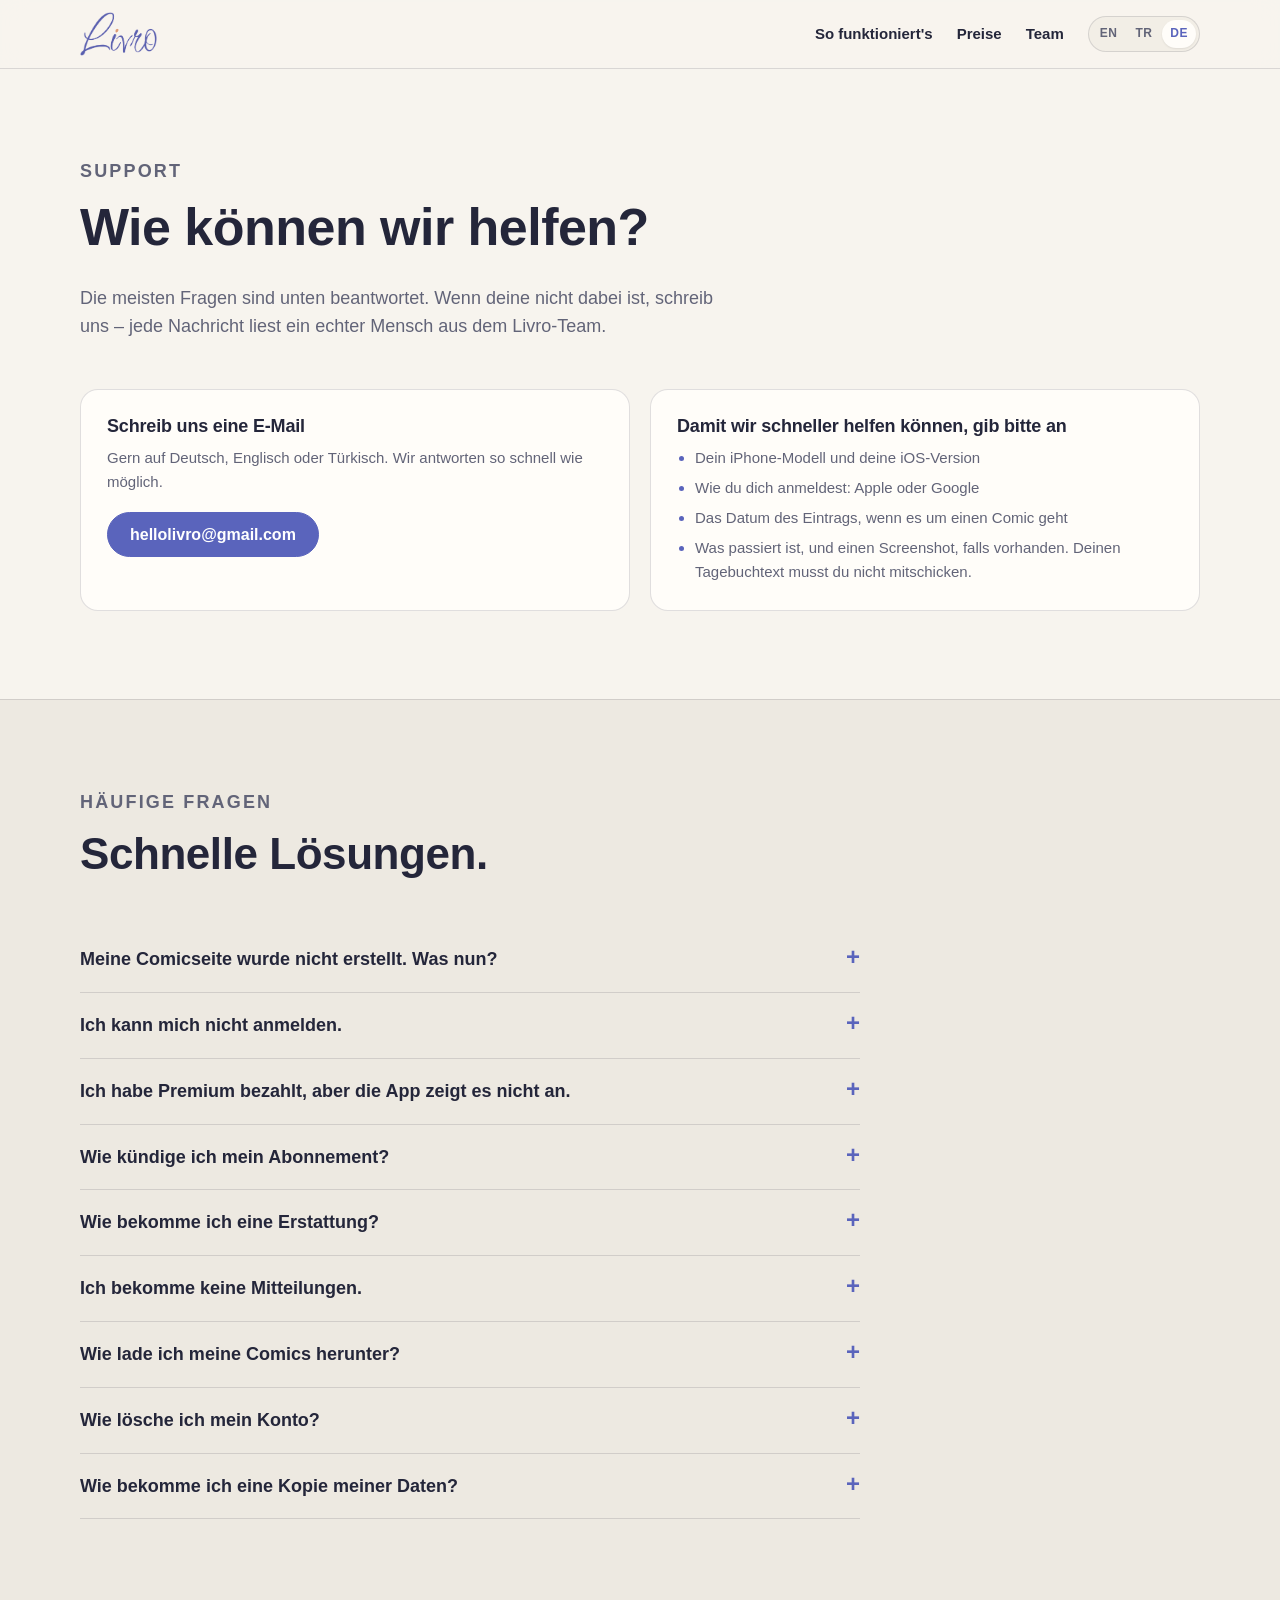
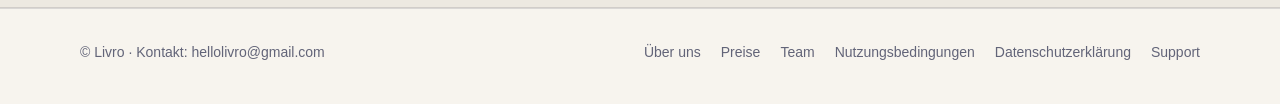
<file: de/support.html>
<!doctype html>
<html lang="de">
<head>
<meta charset="utf-8">
<meta name="viewport" content="width=device-width, initial-scale=1">
<title>Support · Livro</title>
<meta name="description" content="Hilfe zu Livro: Kontakt zum Team und Lösungen für häufige Probleme mit Comics, Anmeldung, Abo und Konto.">
<link rel="alternate" hreflang="en" href="../support.html">
<link rel="alternate" hreflang="tr" href="../tr/support.html">
<link rel="alternate" hreflang="de" href="../de/support.html">
<link rel="alternate" hreflang="x-default" href="../support.html">
<link rel="icon" href="../assets/favicon.svg" type="image/svg+xml">
<link rel="stylesheet" href="../styles.css">
</head>
<body>
<!-- Generated by build.py from templates/support.html and locales/. Edit those, not this page. -->
<header class="site-header">
  <div class="wrap nav">
    <a class="brand" href="index.html" aria-label="Livro Startseite"><img src="../assets/livro-wordmark.png" alt="Livro" width="83" height="48"></a>
    <nav aria-label="Hauptmenü">
      <a href="index.html#how">So funktioniert's</a>
      <a href="index.html#pricing">Preise</a>
      <a href="index.html#team">Team</a>
      <span class="lang-switch" role="group" aria-label="Sprache"><a href="../support.html" hreflang="en" lang="en" title="English" data-lang="en">EN</a><a href="../tr/support.html" hreflang="tr" lang="tr" title="Türkçe" data-lang="tr">TR</a><a href="../de/support.html" hreflang="de" lang="de" title="Deutsch" data-lang="de" aria-current="true">DE</a></span><script>document.querySelectorAll('.lang-switch a').forEach(a=>a.addEventListener('click',()=>{try{localStorage.setItem('livro-lang',a.dataset.lang)}catch(e){}}))</script>
    </nav>
  </div>
</header>
<main>
  <section id="contact">
    <div class="wrap">
      <div class="section-head">
        <p class="eyebrow">Support</p>
        <h1>Wie können wir helfen?</h1>
        <p>Die meisten Fragen sind unten beantwortet. Wenn deine nicht dabei ist, schreib uns – jede Nachricht liest ein echter Mensch aus dem Livro-Team.</p>
      </div>
      <div class="features two">
        <div class="feature">
          <h3>Schreib uns eine E-Mail</h3>
          <p>Gern auf Deutsch, Englisch oder Türkisch. Wir antworten so schnell wie möglich.</p>
          <p class="support-email"><a class="btn btn-primary" href="mailto:hellolivro@gmail.com">hellolivro@gmail.com</a></p>
        </div>
        <div class="feature">
          <h3>Damit wir schneller helfen können, gib bitte an</h3>
          <ul class="support-list">
            <li>Dein iPhone-Modell und deine iOS-Version</li>
            <li>Wie du dich anmeldest: Apple oder Google</li>
            <li>Das Datum des Eintrags, wenn es um einen Comic geht</li>
            <li>Was passiert ist, und einen Screenshot, falls vorhanden. Deinen Tagebuchtext musst du nicht mitschicken.</li>
          </ul>
        </div>
      </div>
    </div>
  </section>

  <section class="band" id="help">
    <div class="wrap">
      <div class="section-head">
        <p class="eyebrow">Häufige Fragen</p>
        <h2>Schnelle Lösungen.</h2>
      </div>
      <div class="faq">
        <details><summary>Meine Comicseite wurde nicht erstellt. Was nun?</summary><p>Dein Tagebucheintrag bleibt immer gespeichert, auch wenn das Zeichnen fehlschlägt. Öffne den Tag in der App und tippe auf <strong>Erneut versuchen</strong>. Pro Tag gibt es nur eine begrenzte Zahl an Versuchen, und die App zeigt dir, wie lange du es noch versuchen kannst. Erneut versuchen ist Teil von Premium. Wenn es weiter fehlschlägt, <a href="#contact">schreib uns</a> mit dem Datum des Eintrags.</p></details>
        <details><summary>Ich kann mich nicht anmelden.</summary><p>Prüfe deine Internetverbindung und versuche es erneut. Nutze dieselbe Methode wie beim ersten Mal – Apple oder Google –, denn dein Tagebuch und deine Comics gehören zu diesem Konto. Klappt es immer noch nicht, <a href="#contact">schreib uns</a> und sag uns, welche Methode du nutzt.</p></details>
        <details><summary>Ich habe Premium bezahlt, aber die App zeigt es nicht an.</summary><p>Öffne <strong>Profil → Premium</strong> und tippe auf <strong>Käufe wiederherstellen</strong>. Achte darauf, dass dein iPhone mit derselben Apple-ID angemeldet ist, mit der du das Abo abgeschlossen hast. Das funktioniert auch nach dem Wechsel auf ein neues iPhone.</p></details>
        <!-- Same question and answer as the home page FAQ: one source, so they can't drift apart. -->
        <details><summary>Wie kündige ich mein Abonnement?</summary><p>Öffne in der App Profil → Premium (oder Einstellungen → Abonnement); dort öffnet sich Apples Abo-Seite. Du kannst auch in den Einstellungen deines Apple-Accounts kündigen. Premium bleibt bis zum Ende des bezahlten Zeitraums aktiv.</p></details>
        <details><summary>Wie bekomme ich eine Erstattung?</summary><p>Abos werden von Apple verkauft und abgerechnet, daher kümmert sich Apple um Erstattungen, nicht Livro. Du kannst sie unter <a href="https://reportaproblem.apple.com">reportaproblem.apple.com</a> anfragen.</p></details>
        <details><summary>Ich bekomme keine Mitteilungen.</summary><p>Prüfe in der App unter <strong>Profil → Mitteilungen</strong>, ob Mitteilungen aktiviert sind. Öffne dann auf deinem iPhone <strong>Einstellungen → Mitteilungen → Livro</strong> und stelle sicher, dass <strong>Mitteilungen erlauben</strong> eingeschaltet ist.</p></details>
        <details><summary>Wie lade ich meine Comics herunter?</summary><p>Premium-Mitglieder können jede einzelne Comicseite herunterladen oder einen ganzen Monat als PDF-Kapitel über dessen Kapitelkarte. Das Kapitel eines Monats lässt sich herunterladen, sobald der Monat vorbei ist, denn bis dahin kannst du noch Seiten hinzufügen.</p></details>
        <details><summary>Wie lösche ich mein Konto?</summary><p>Öffne <strong>Profil → Konto löschen</strong>. Damit werden dein Tagebuch, deine Comics und dein Charakter endgültig gelöscht, und das lässt sich nicht rückgängig machen – lade also vorher herunter, was du behalten möchtest. Das Löschen des Kontos kündigt dein Abo nicht; kündige es in deinen Apple-Account-Einstellungen.</p></details>
        <details><summary>Wie bekomme ich eine Kopie meiner Daten?</summary><p><a href="#contact">Schreib uns eine E-Mail</a>, und wir schicken dir eine Kopie der personenbezogenen Daten, die wir über dich speichern, einschließlich deines Tagebuchtexts. Was wir speichern und warum, erklärt die <a href="privacy.html">Datenschutzerklärung</a>.</p></details>
      </div>
    </div>
  </section>
</main>
<footer class="site-footer">
  <div class="wrap footer-row">
    <span>© Livro · Kontakt: <a href="mailto:hellolivro@gmail.com">hellolivro@gmail.com</a></span>
    <nav aria-label="Fußzeile">
      <a href="index.html#about">Über uns</a>
      <a href="index.html#pricing">Preise</a>
      <a href="index.html#team">Team</a>
      <a href="terms.html">Nutzungsbedingungen</a>
      <a href="privacy.html">Datenschutzerklärung</a>
      <a href="support.html">Support</a>
    </nav>
  </div>
</footer>
</body>
</html>
</file>
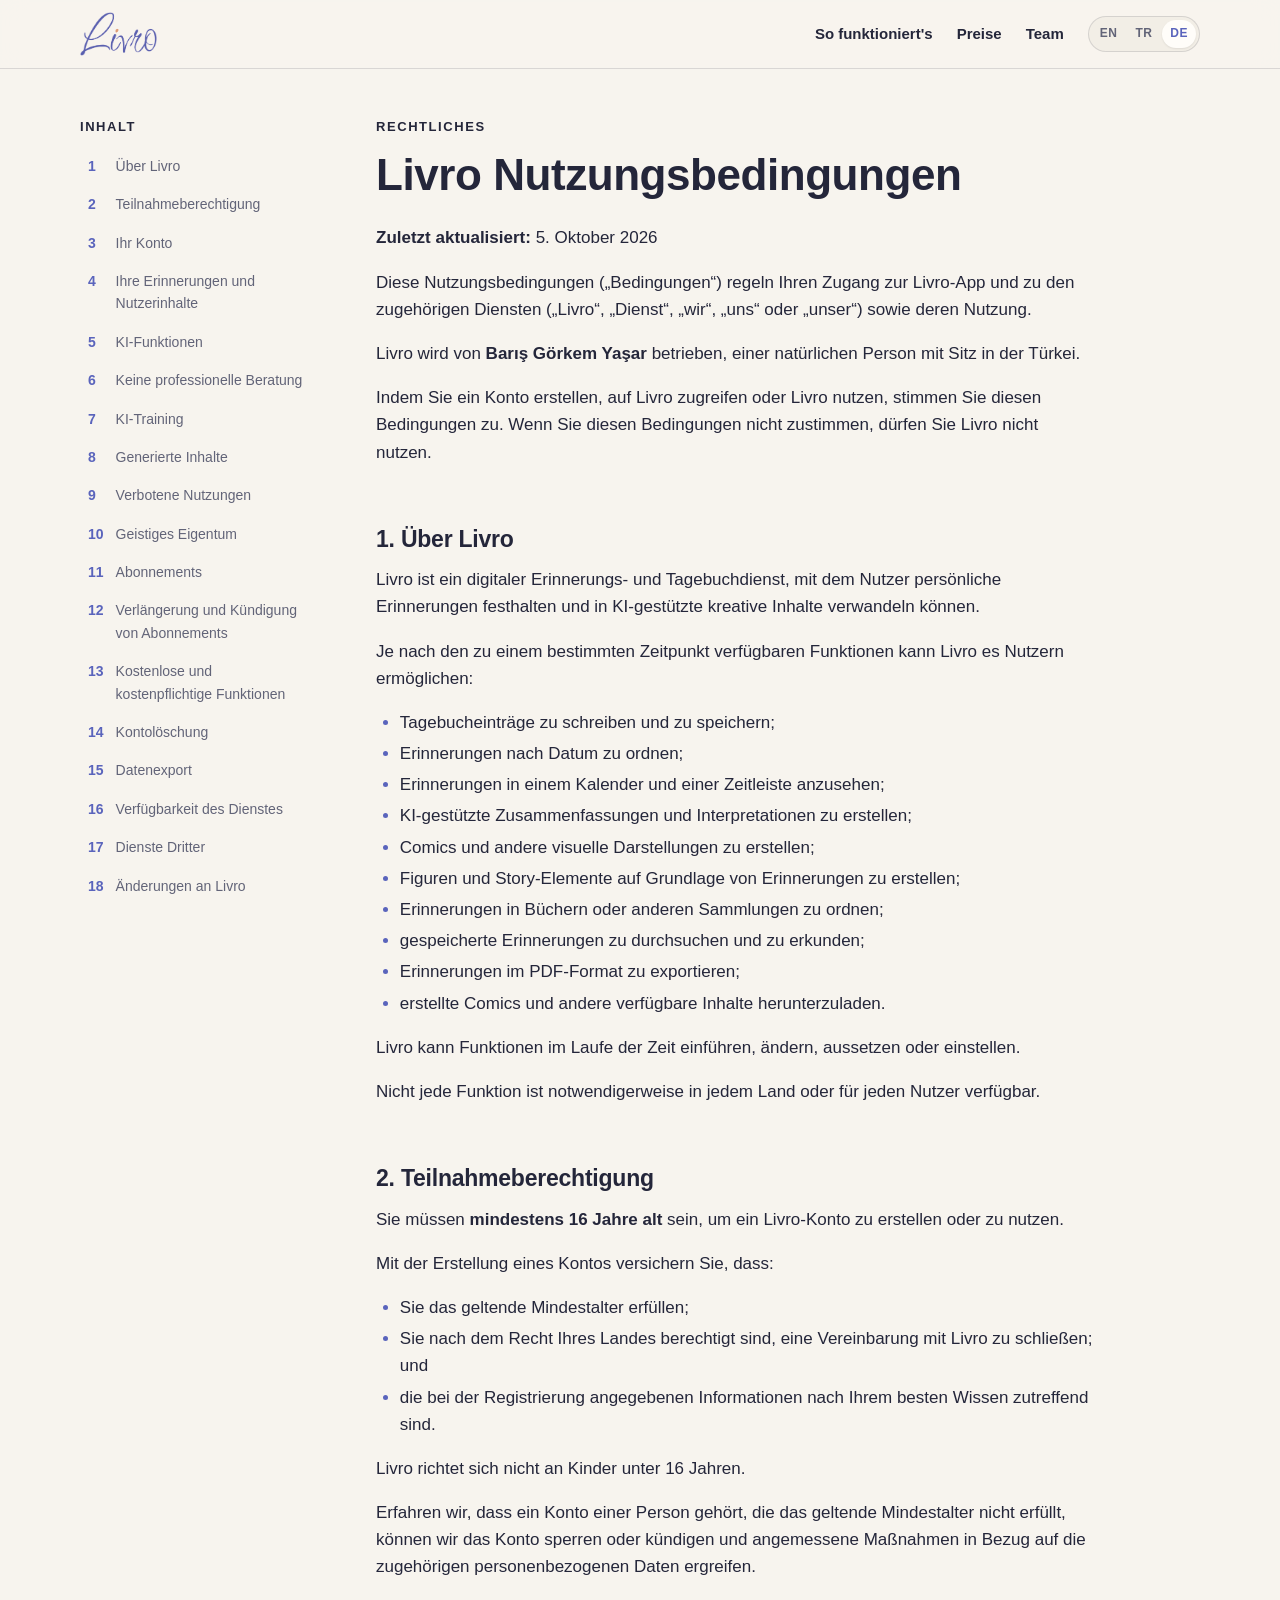
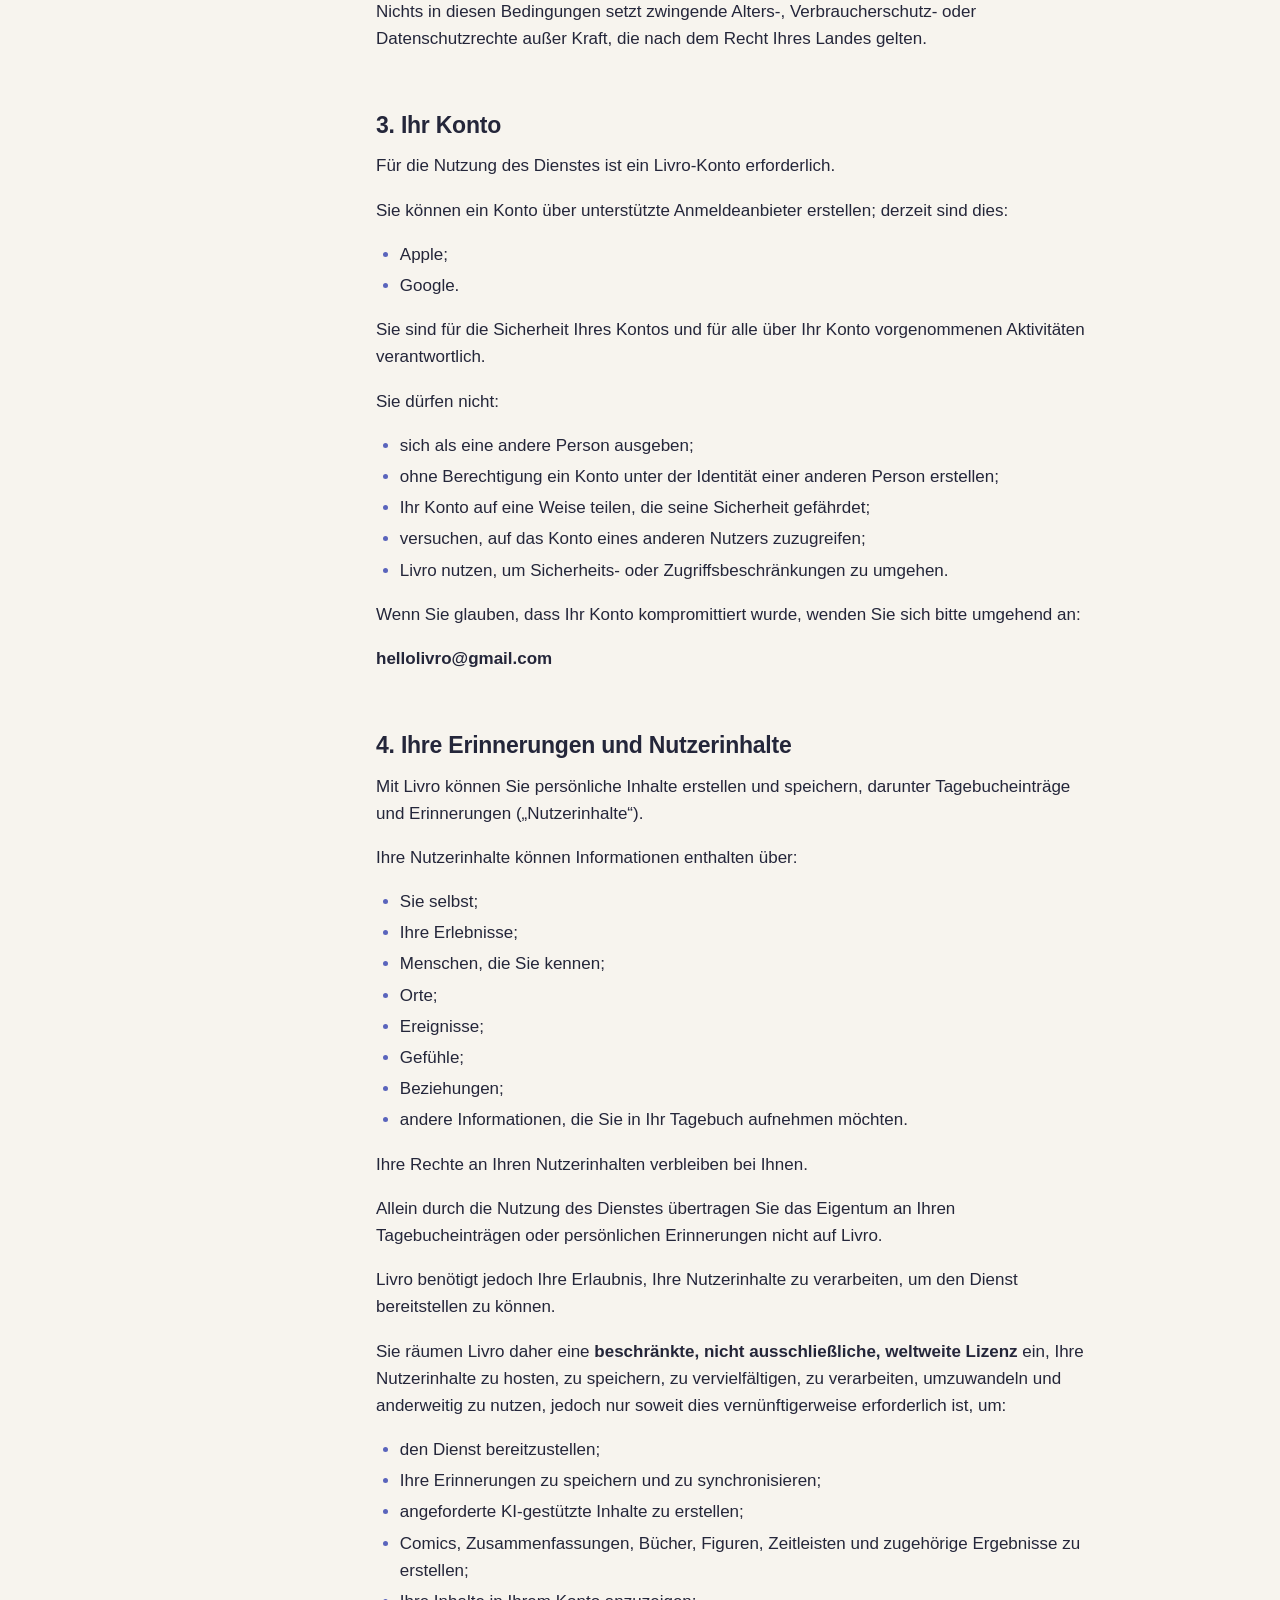
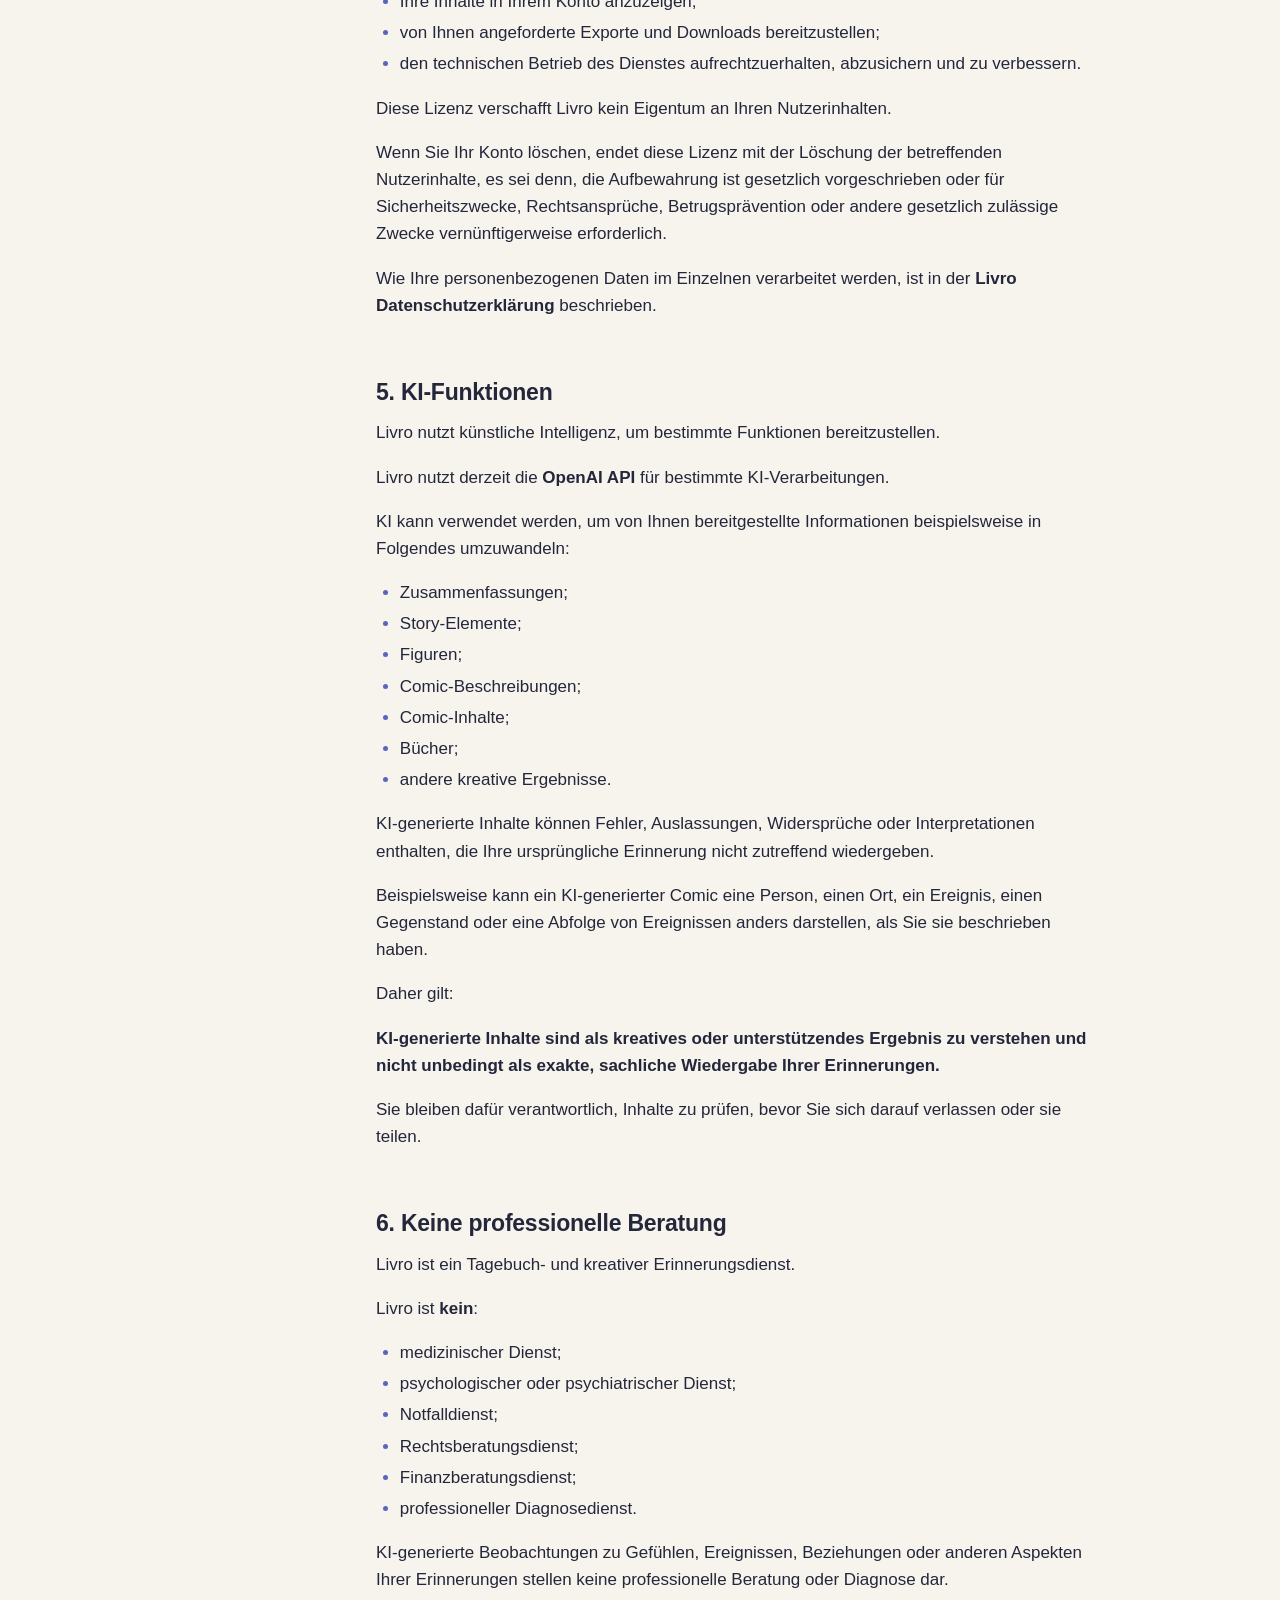
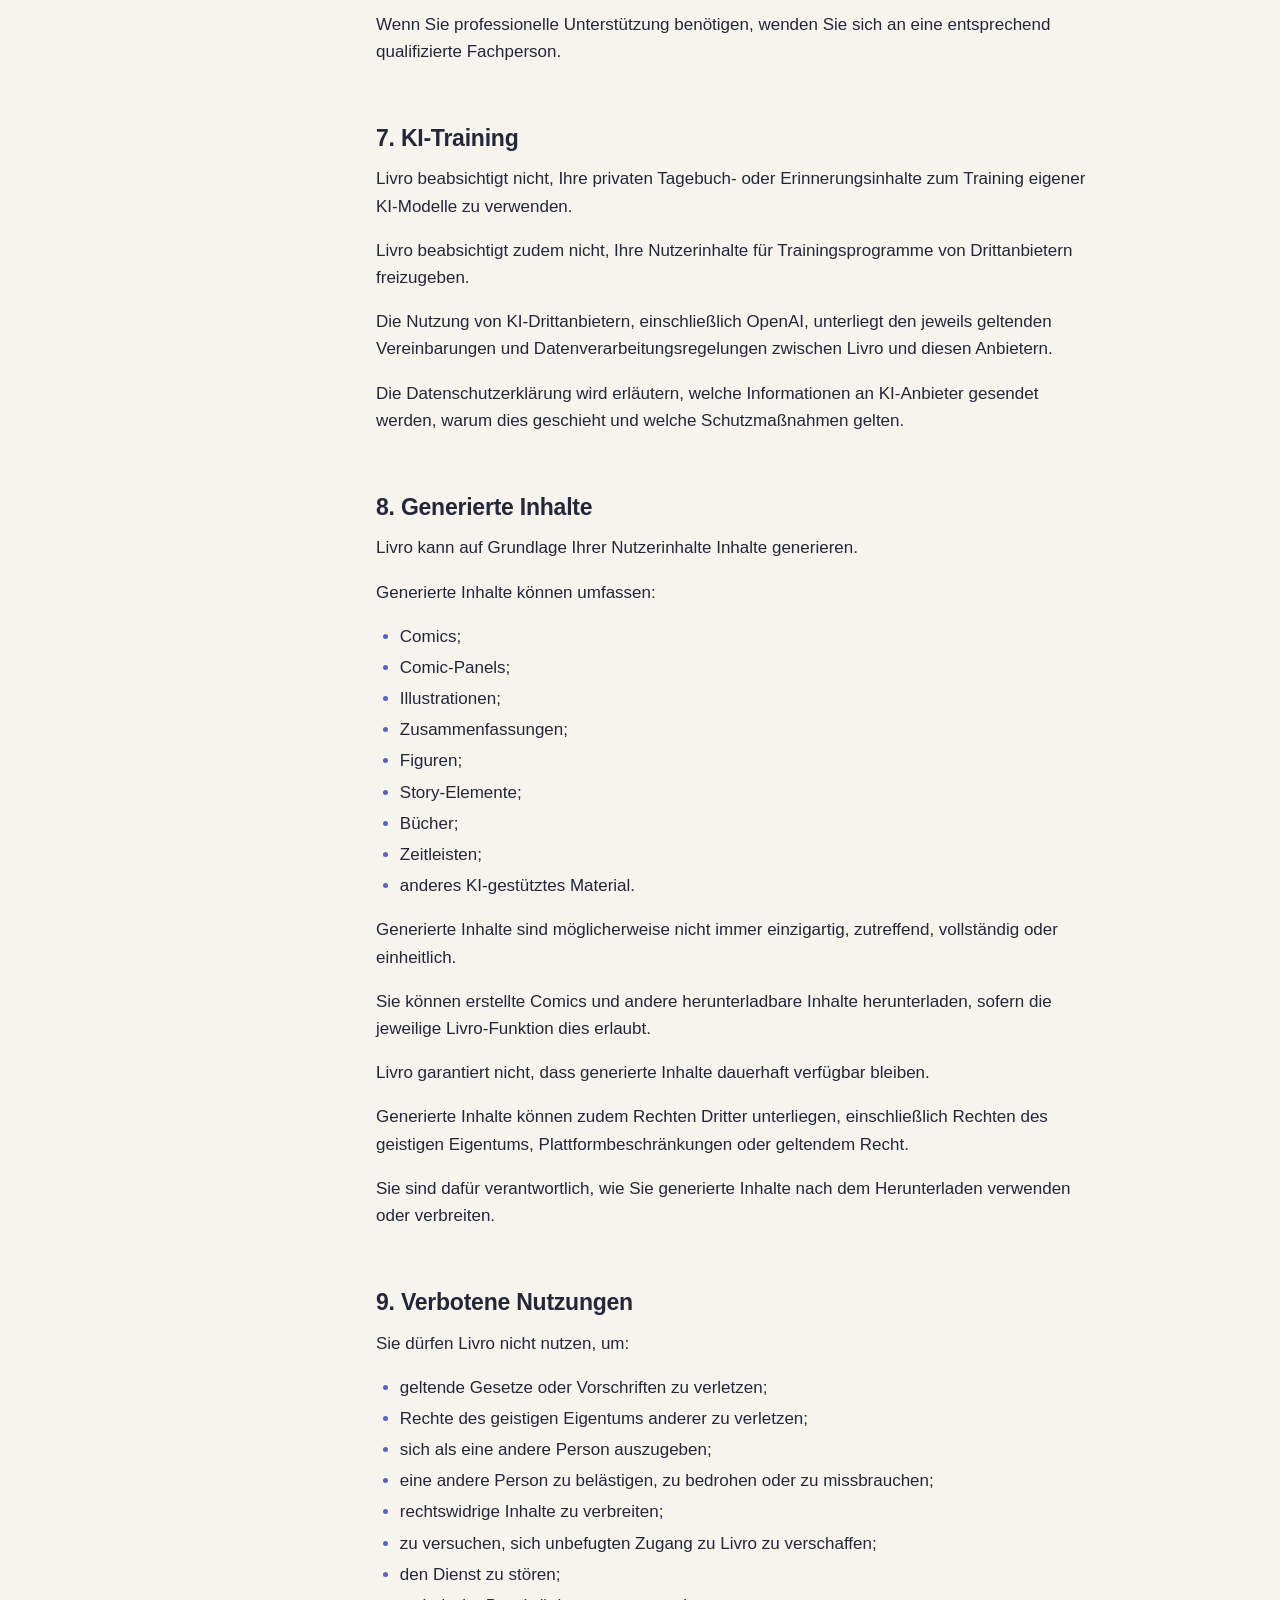
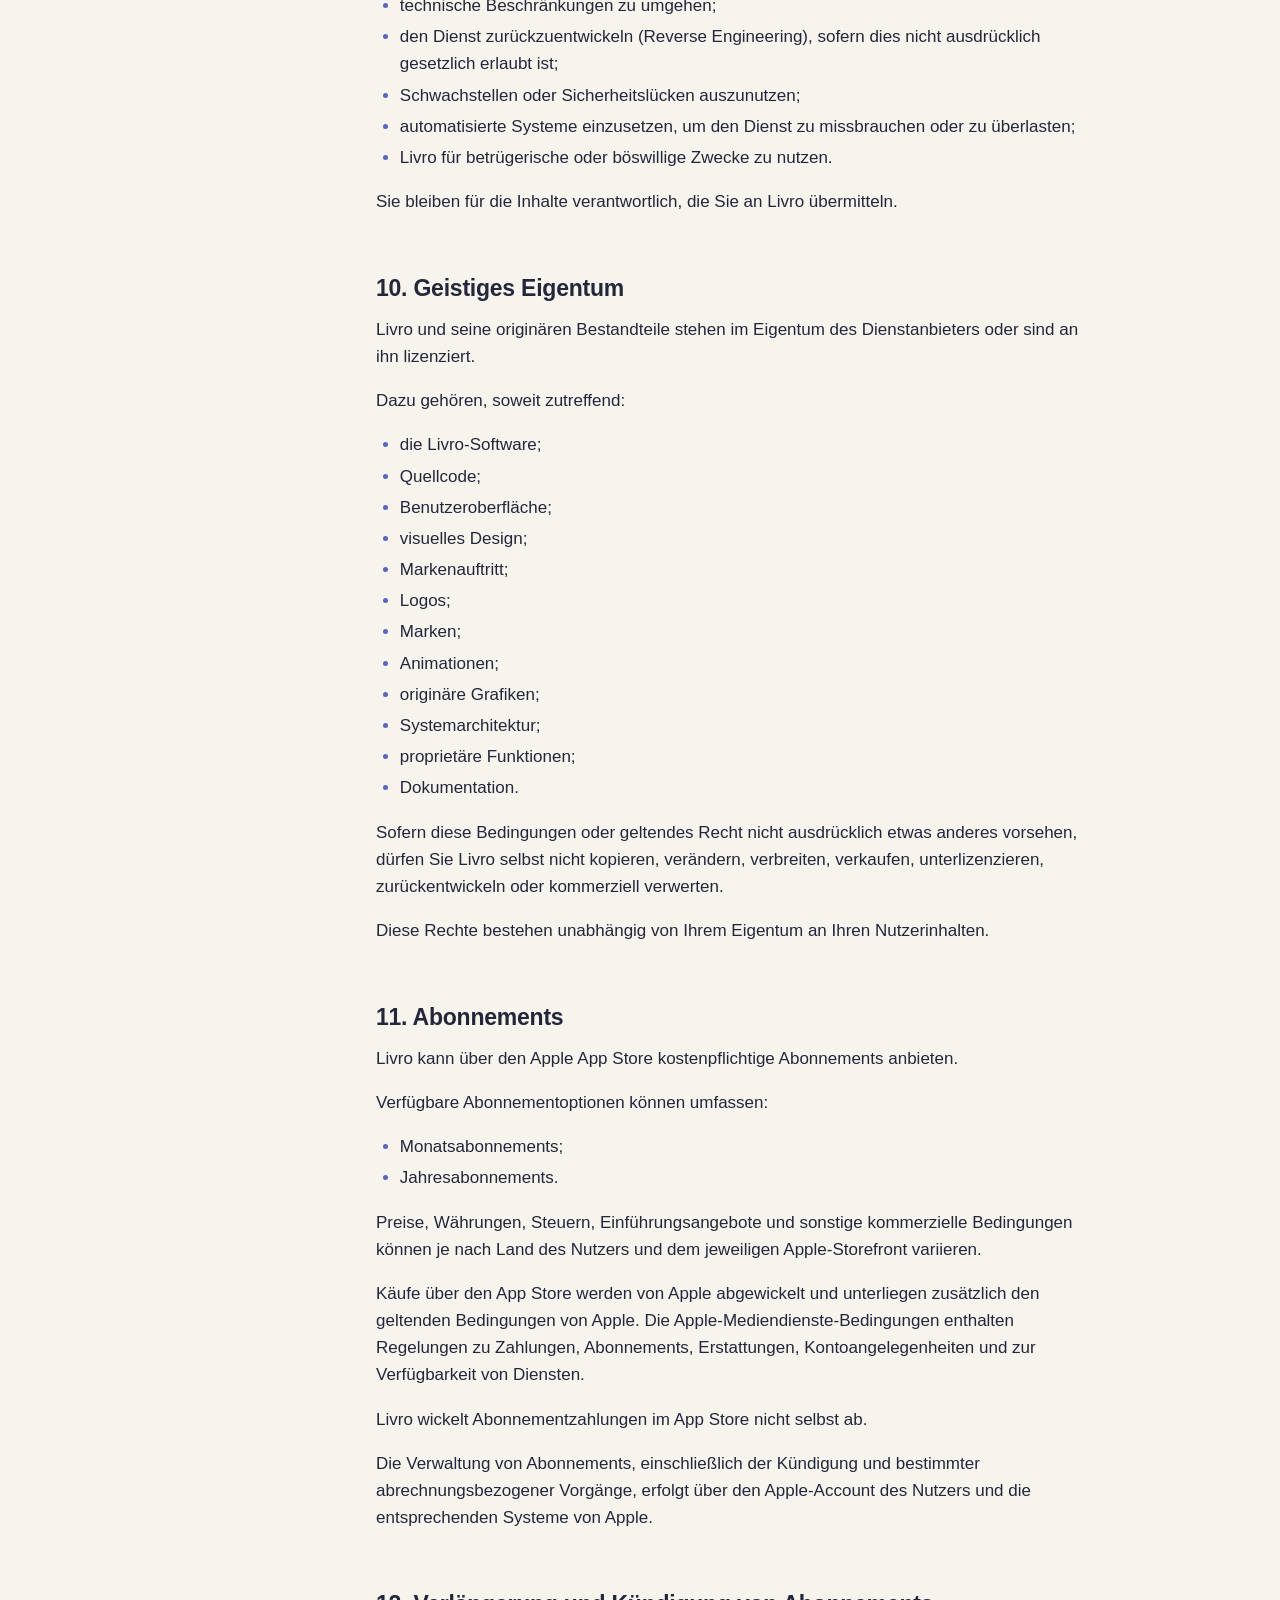
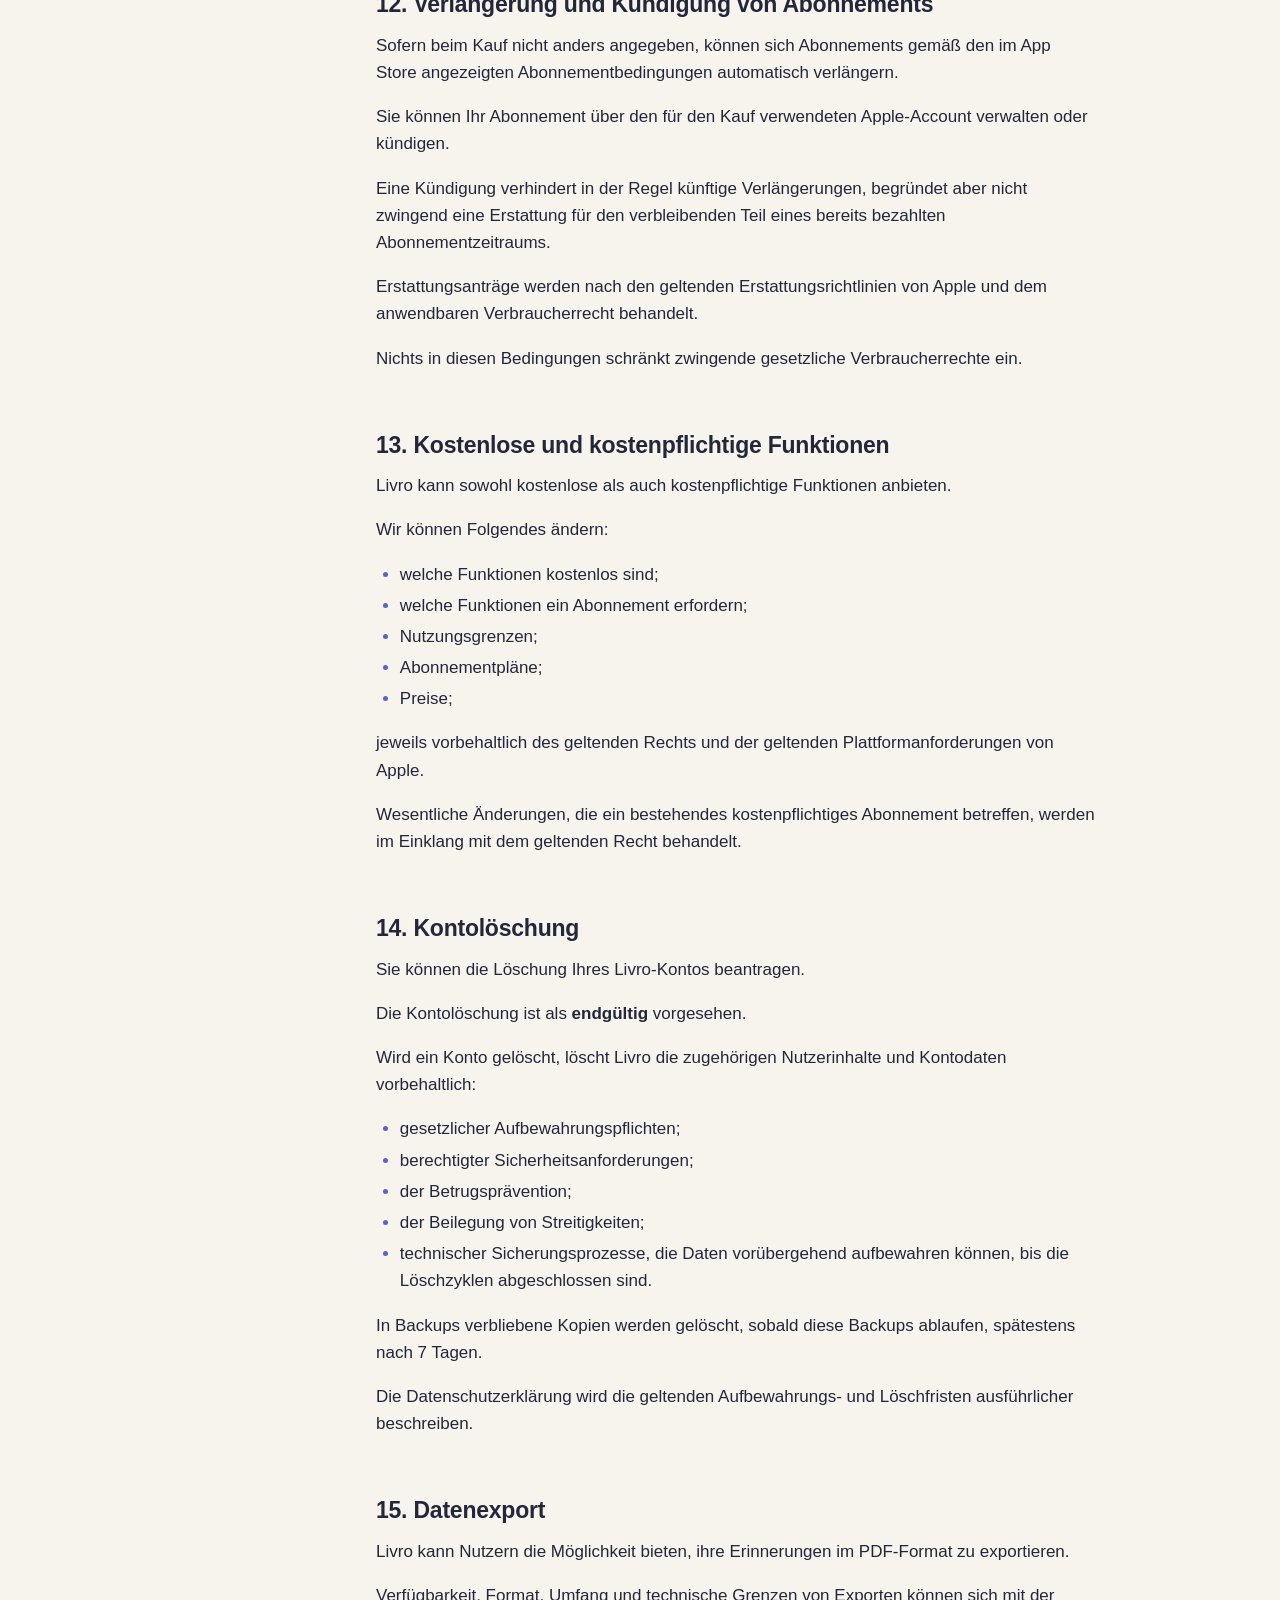
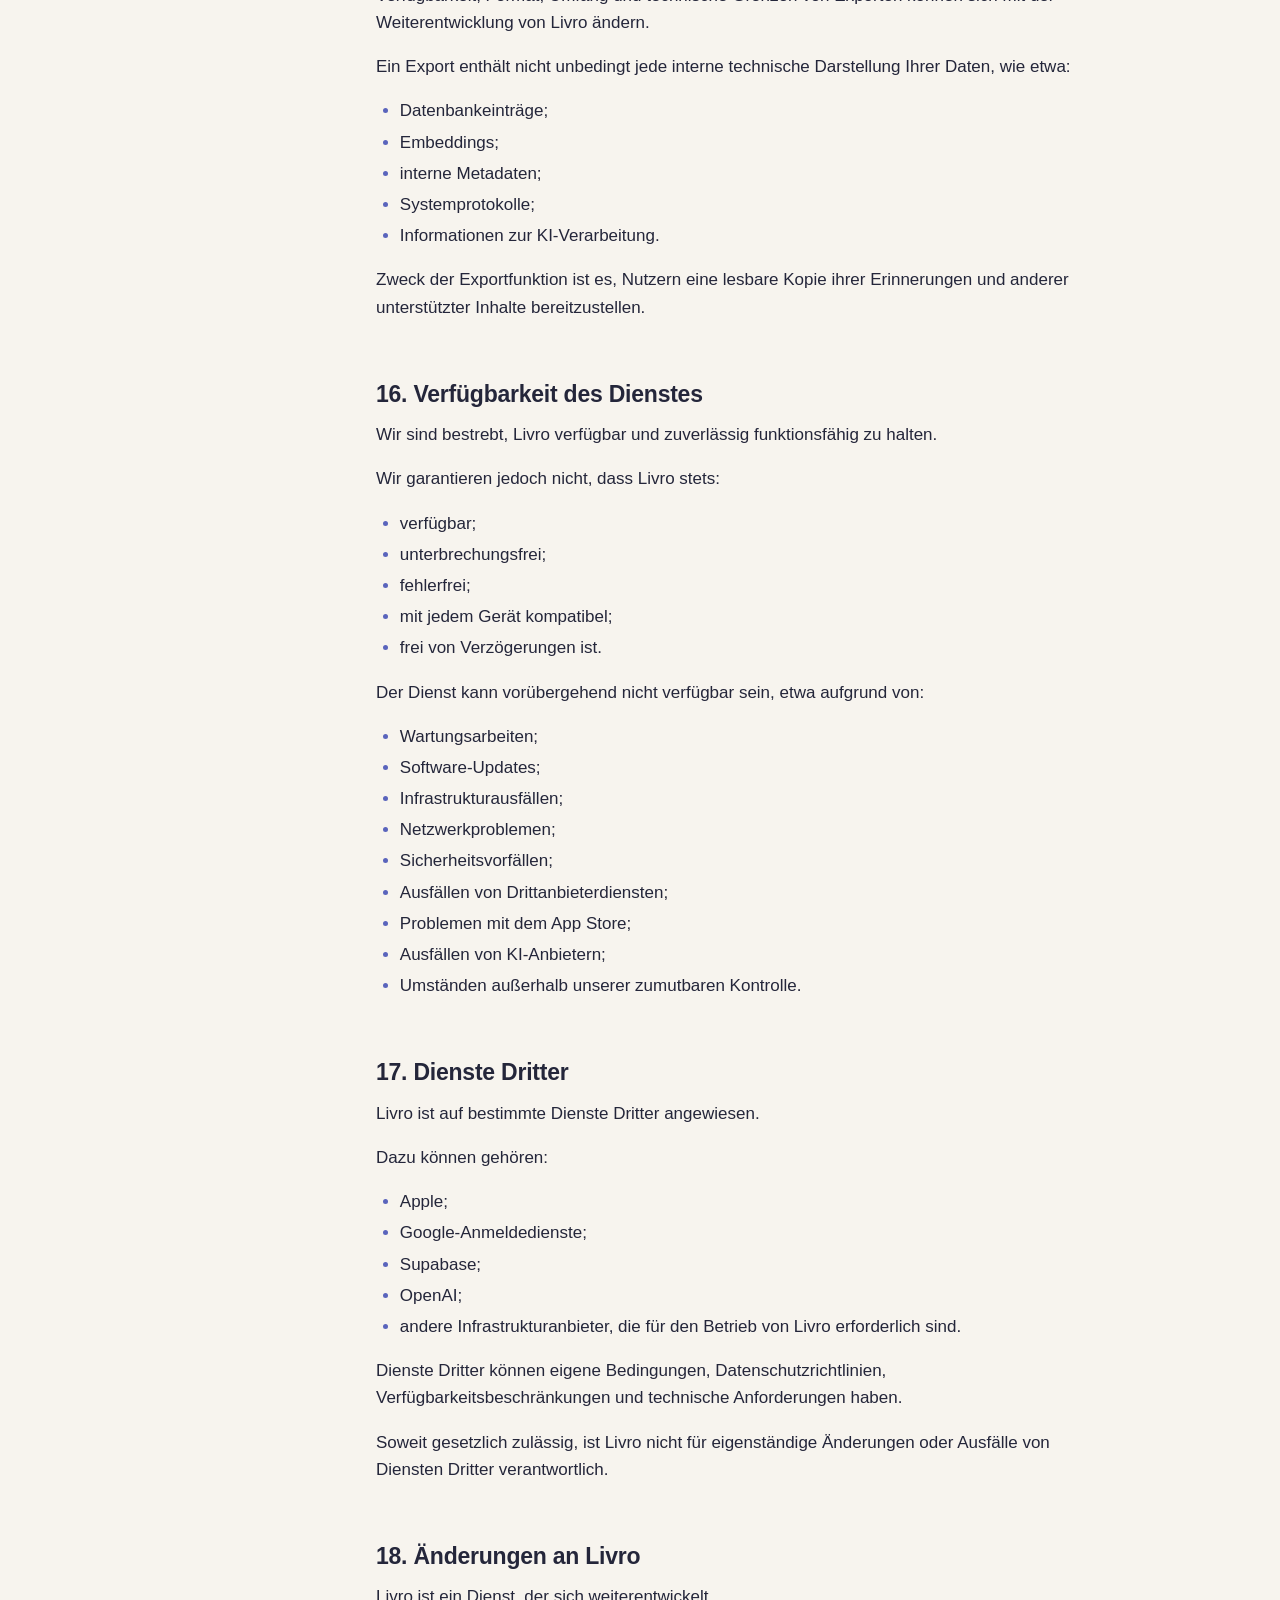
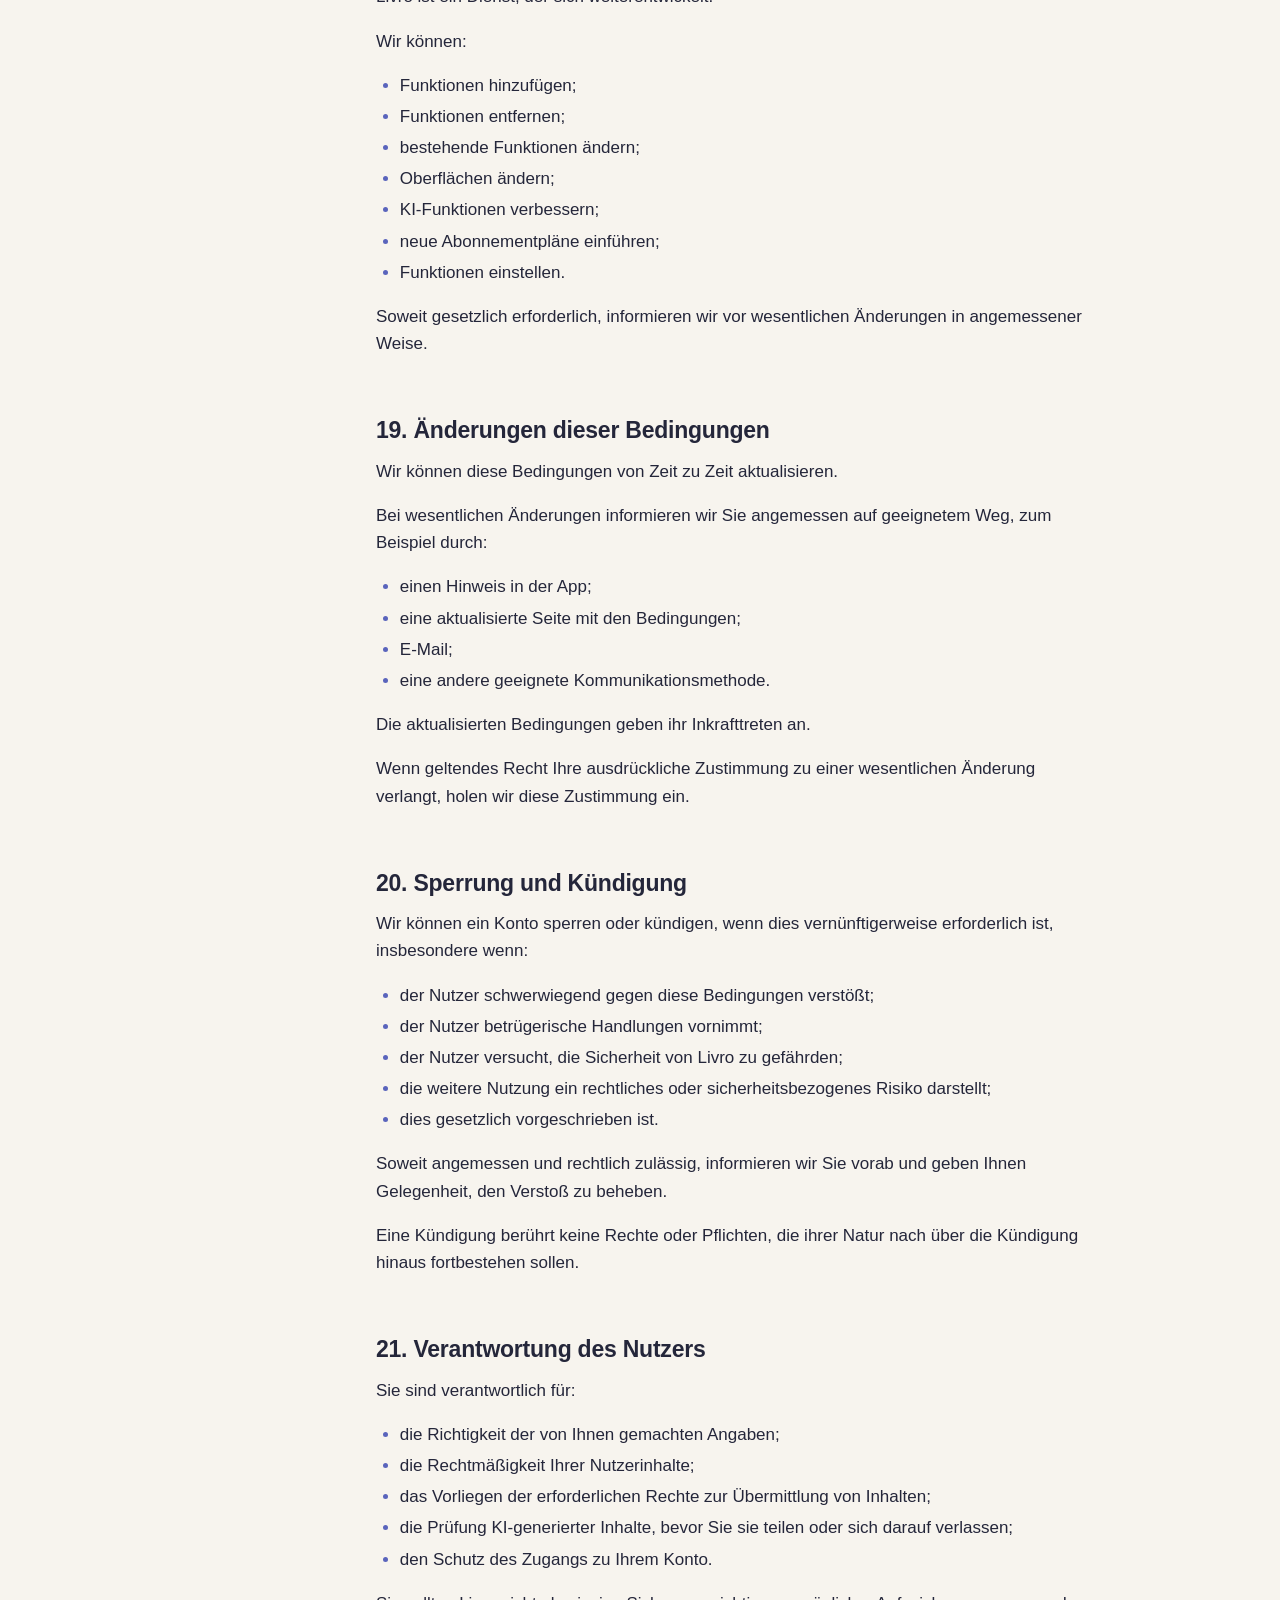
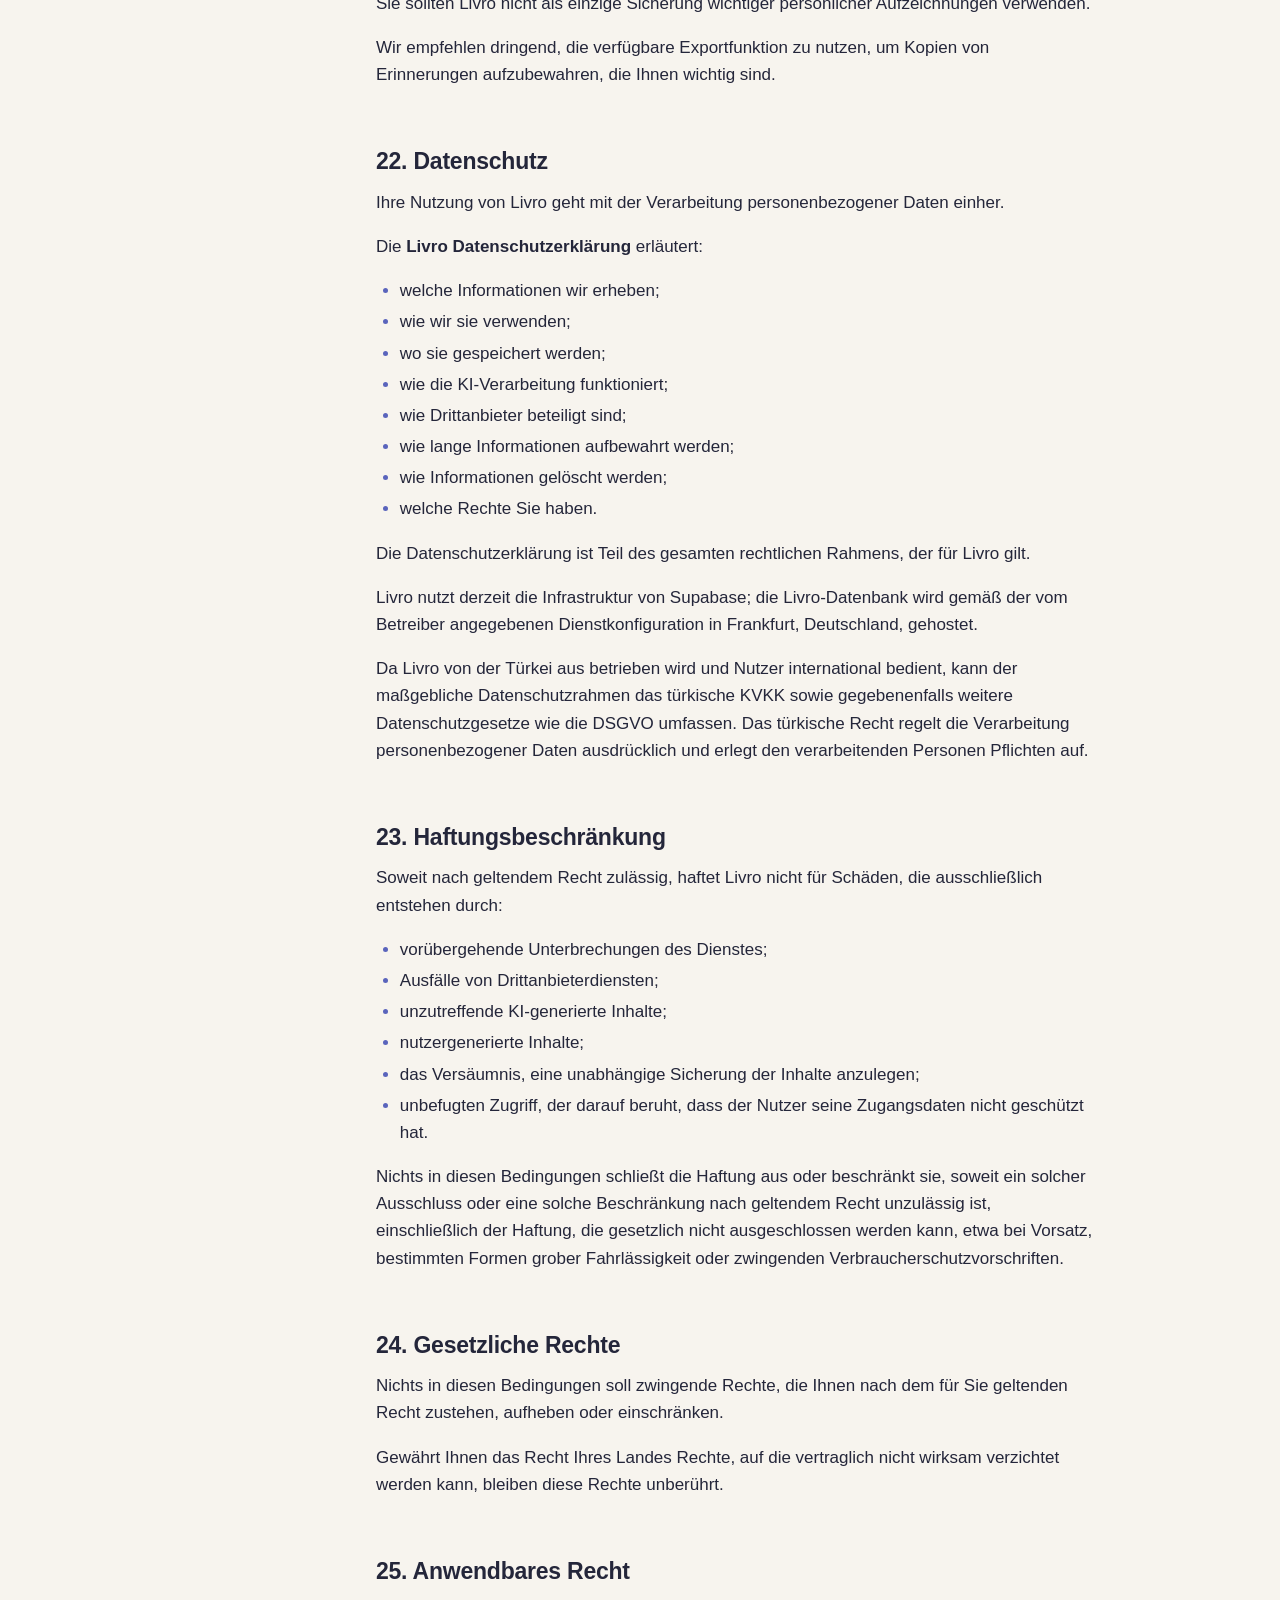
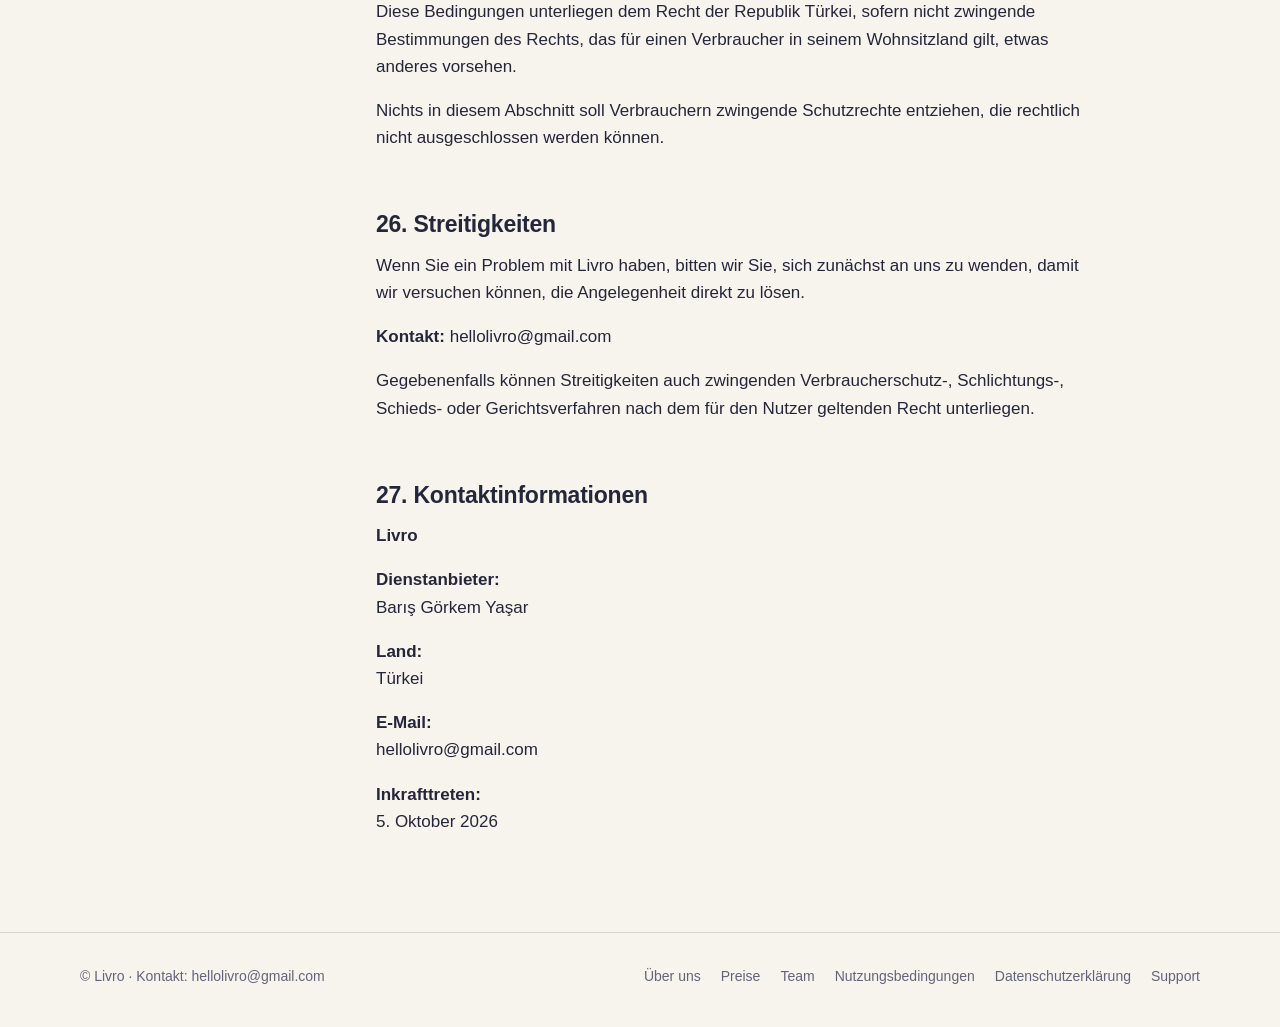
<file: de/terms.html>
<!doctype html>
<html lang="de">
<head>
<meta charset="utf-8">
<meta name="viewport" content="width=device-width, initial-scale=1">
<title>Nutzungsbedingungen · Livro</title>
<meta name="description" content="Livro · Nutzungsbedingungen">
<link rel="alternate" hreflang="en" href="../terms.html">
<link rel="alternate" hreflang="tr" href="../tr/terms.html">
<link rel="alternate" hreflang="de" href="../de/terms.html">
<link rel="alternate" hreflang="x-default" href="../terms.html">
<link rel="icon" href="../assets/favicon.svg" type="image/svg+xml">
<link rel="stylesheet" href="../styles.css">
</head>
<body class="legal-page">
<!-- Generated by build.py from legal/de/TermsOfService.docx. Edit the Word file, not this page. -->
<header class="site-header">
  <div class="wrap nav">
    <a class="brand" href="index.html" aria-label="Livro Startseite"><img src="../assets/livro-wordmark.png" alt="Livro" width="83" height="48"></a>
    <nav aria-label="Hauptmenü">
      <a href="index.html#how">So funktioniert's</a>
      <a href="index.html#pricing">Preise</a>
      <a href="index.html#team">Team</a>
      <span class="lang-switch" role="group" aria-label="Sprache"><a href="../terms.html" hreflang="en" lang="en" title="English" data-lang="en">EN</a><a href="../tr/terms.html" hreflang="tr" lang="tr" title="Türkçe" data-lang="tr">TR</a><a href="../de/terms.html" hreflang="de" lang="de" title="Deutsch" data-lang="de" aria-current="true">DE</a></span><script>document.querySelectorAll('.lang-switch a').forEach(a=>a.addEventListener('click',()=>{try{localStorage.setItem('livro-lang',a.dataset.lang)}catch(e){}}))</script>
    </nav>
  </div>
</header>
<main class="wrap legal">
  <aside class="toc" aria-label="Inhalt">
    <p class="eyebrow">Inhalt</p>
    <ol>
      <li><a href="#section-1">Über Livro</a></li>
      <li><a href="#section-2">Teilnahmeberechtigung</a></li>
      <li><a href="#section-3">Ihr Konto</a></li>
      <li><a href="#section-4">Ihre Erinnerungen und Nutzerinhalte</a></li>
      <li><a href="#section-5">KI-Funktionen</a></li>
      <li><a href="#section-6">Keine professionelle Beratung</a></li>
      <li><a href="#section-7">KI-Training</a></li>
      <li><a href="#section-8">Generierte Inhalte</a></li>
      <li><a href="#section-9">Verbotene Nutzungen</a></li>
      <li><a href="#section-10">Geistiges Eigentum</a></li>
      <li><a href="#section-11">Abonnements</a></li>
      <li><a href="#section-12">Verlängerung und Kündigung von Abonnements</a></li>
      <li><a href="#section-13">Kostenlose und kostenpflichtige Funktionen</a></li>
      <li><a href="#section-14">Kontolöschung</a></li>
      <li><a href="#section-15">Datenexport</a></li>
      <li><a href="#section-16">Verfügbarkeit des Dienstes</a></li>
      <li><a href="#section-17">Dienste Dritter</a></li>
      <li><a href="#section-18">Änderungen an Livro</a></li>
      <li><a href="#section-19">Änderungen dieser Bedingungen</a></li>
      <li><a href="#section-20">Sperrung und Kündigung</a></li>
      <li><a href="#section-21">Verantwortung des Nutzers</a></li>
      <li><a href="#section-22">Datenschutz</a></li>
      <li><a href="#section-23">Haftungsbeschränkung</a></li>
      <li><a href="#section-24">Gesetzliche Rechte</a></li>
      <li><a href="#section-25">Anwendbares Recht</a></li>
      <li><a href="#section-26">Streitigkeiten</a></li>
      <li><a href="#section-27">Kontaktinformationen</a></li>
    </ol>
  </aside>
  <article>
    <p class="eyebrow">Rechtliches</p>
    <h1>Livro Nutzungsbedingungen</h1>
    <p><strong>Zuletzt aktualisiert:</strong> 5. Oktober 2026</p>
    <p>Diese Nutzungsbedingungen („Bedingungen“) regeln Ihren Zugang zur Livro-App und zu den zugehörigen Diensten („Livro“, „Dienst“, „wir“, „uns“ oder „unser“) sowie deren Nutzung.</p>
    <p>Livro wird von <strong>Barış Görkem Yaşar</strong> betrieben, einer natürlichen Person mit Sitz in der Türkei.</p>
    <p>Indem Sie ein Konto erstellen, auf Livro zugreifen oder Livro nutzen, stimmen Sie diesen Bedingungen zu. Wenn Sie diesen Bedingungen nicht zustimmen, dürfen Sie Livro nicht nutzen.</p>
    <h2 id="section-1">1. Über Livro</h2>
    <p>Livro ist ein digitaler Erinnerungs- und Tagebuchdienst, mit dem Nutzer persönliche Erinnerungen festhalten und in KI-gestützte kreative Inhalte verwandeln können.</p>
    <p>Je nach den zu einem bestimmten Zeitpunkt verfügbaren Funktionen kann Livro es Nutzern ermöglichen:</p>
    <ul>
    <li>Tagebucheinträge zu schreiben und zu speichern;</li>
    <li>Erinnerungen nach Datum zu ordnen;</li>
    <li>Erinnerungen in einem Kalender und einer Zeitleiste anzusehen;</li>
    <li>KI-gestützte Zusammenfassungen und Interpretationen zu erstellen;</li>
    <li>Comics und andere visuelle Darstellungen zu erstellen;</li>
    <li>Figuren und Story-Elemente auf Grundlage von Erinnerungen zu erstellen;</li>
    <li>Erinnerungen in Büchern oder anderen Sammlungen zu ordnen;</li>
    <li>gespeicherte Erinnerungen zu durchsuchen und zu erkunden;</li>
    <li>Erinnerungen im PDF-Format zu exportieren;</li>
    <li>erstellte Comics und andere verfügbare Inhalte herunterzuladen.</li>
    </ul>
    <p>Livro kann Funktionen im Laufe der Zeit einführen, ändern, aussetzen oder einstellen.</p>
    <p>Nicht jede Funktion ist notwendigerweise in jedem Land oder für jeden Nutzer verfügbar.</p>
    <h2 id="section-2">2. Teilnahmeberechtigung</h2>
    <p>Sie müssen <strong>mindestens 16 Jahre alt</strong> sein, um ein Livro-Konto zu erstellen oder zu nutzen.</p>
    <p>Mit der Erstellung eines Kontos versichern Sie, dass:</p>
    <ul>
    <li>Sie das geltende Mindestalter erfüllen;</li>
    <li>Sie nach dem Recht Ihres Landes berechtigt sind, eine Vereinbarung mit Livro zu schließen; und</li>
    <li>die bei der Registrierung angegebenen Informationen nach Ihrem besten Wissen zutreffend sind.</li>
    </ul>
    <p>Livro richtet sich nicht an Kinder unter 16 Jahren.</p>
    <p>Erfahren wir, dass ein Konto einer Person gehört, die das geltende Mindestalter nicht erfüllt, können wir das Konto sperren oder kündigen und angemessene Maßnahmen in Bezug auf die zugehörigen personenbezogenen Daten ergreifen.</p>
    <p>Nichts in diesen Bedingungen setzt zwingende Alters-, Verbraucherschutz- oder Datenschutzrechte außer Kraft, die nach dem Recht Ihres Landes gelten.</p>
    <h2 id="section-3">3. Ihr Konto</h2>
    <p>Für die Nutzung des Dienstes ist ein Livro-Konto erforderlich.</p>
    <p>Sie können ein Konto über unterstützte Anmeldeanbieter erstellen; derzeit sind dies:</p>
    <ul>
    <li>Apple;</li>
    <li>Google.</li>
    </ul>
    <p>Sie sind für die Sicherheit Ihres Kontos und für alle über Ihr Konto vorgenommenen Aktivitäten verantwortlich.</p>
    <p>Sie dürfen nicht:</p>
    <ul>
    <li>sich als eine andere Person ausgeben;</li>
    <li>ohne Berechtigung ein Konto unter der Identität einer anderen Person erstellen;</li>
    <li>Ihr Konto auf eine Weise teilen, die seine Sicherheit gefährdet;</li>
    <li>versuchen, auf das Konto eines anderen Nutzers zuzugreifen;</li>
    <li>Livro nutzen, um Sicherheits- oder Zugriffsbeschränkungen zu umgehen.</li>
    </ul>
    <p>Wenn Sie glauben, dass Ihr Konto kompromittiert wurde, wenden Sie sich bitte umgehend an:</p>
    <p><strong>hellolivro@gmail.com</strong></p>
    <h2 id="section-4">4. Ihre Erinnerungen und Nutzerinhalte</h2>
    <p>Mit Livro können Sie persönliche Inhalte erstellen und speichern, darunter Tagebucheinträge und Erinnerungen („Nutzerinhalte“).</p>
    <p>Ihre Nutzerinhalte können Informationen enthalten über:</p>
    <ul>
    <li>Sie selbst;</li>
    <li>Ihre Erlebnisse;</li>
    <li>Menschen, die Sie kennen;</li>
    <li>Orte;</li>
    <li>Ereignisse;</li>
    <li>Gefühle;</li>
    <li>Beziehungen;</li>
    <li>andere Informationen, die Sie in Ihr Tagebuch aufnehmen möchten.</li>
    </ul>
    <p>Ihre Rechte an Ihren Nutzerinhalten verbleiben bei Ihnen.</p>
    <p>Allein durch die Nutzung des Dienstes übertragen Sie das Eigentum an Ihren Tagebucheinträgen oder persönlichen Erinnerungen nicht auf Livro.</p>
    <p>Livro benötigt jedoch Ihre Erlaubnis, Ihre Nutzerinhalte zu verarbeiten, um den Dienst bereitstellen zu können.</p>
    <p>Sie räumen Livro daher eine <strong>beschränkte, nicht ausschließliche, weltweite Lizenz</strong> ein, Ihre Nutzerinhalte zu hosten, zu speichern, zu vervielfältigen, zu verarbeiten, umzuwandeln und anderweitig zu nutzen, jedoch nur soweit dies vernünftigerweise erforderlich ist, um:</p>
    <ul>
    <li>den Dienst bereitzustellen;</li>
    <li>Ihre Erinnerungen zu speichern und zu synchronisieren;</li>
    <li>angeforderte KI-gestützte Inhalte zu erstellen;</li>
    <li>Comics, Zusammenfassungen, Bücher, Figuren, Zeitleisten und zugehörige Ergebnisse zu erstellen;</li>
    <li>Ihre Inhalte in Ihrem Konto anzuzeigen;</li>
    <li>von Ihnen angeforderte Exporte und Downloads bereitzustellen;</li>
    <li>den technischen Betrieb des Dienstes aufrechtzuerhalten, abzusichern und zu verbessern.</li>
    </ul>
    <p>Diese Lizenz verschafft Livro kein Eigentum an Ihren Nutzerinhalten.</p>
    <p>Wenn Sie Ihr Konto löschen, endet diese Lizenz mit der Löschung der betreffenden Nutzerinhalte, es sei denn, die Aufbewahrung ist gesetzlich vorgeschrieben oder für Sicherheitszwecke, Rechtsansprüche, Betrugsprävention oder andere gesetzlich zulässige Zwecke vernünftigerweise erforderlich.</p>
    <p>Wie Ihre personenbezogenen Daten im Einzelnen verarbeitet werden, ist in der <strong>Livro Datenschutzerklärung</strong> beschrieben.</p>
    <h2 id="section-5">5. KI-Funktionen</h2>
    <p>Livro nutzt künstliche Intelligenz, um bestimmte Funktionen bereitzustellen.</p>
    <p>Livro nutzt derzeit die <strong>OpenAI API</strong> für bestimmte KI-Verarbeitungen.</p>
    <p>KI kann verwendet werden, um von Ihnen bereitgestellte Informationen beispielsweise in Folgendes umzuwandeln:</p>
    <ul>
    <li>Zusammenfassungen;</li>
    <li>Story-Elemente;</li>
    <li>Figuren;</li>
    <li>Comic-Beschreibungen;</li>
    <li>Comic-Inhalte;</li>
    <li>Bücher;</li>
    <li>andere kreative Ergebnisse.</li>
    </ul>
    <p>KI-generierte Inhalte können Fehler, Auslassungen, Widersprüche oder Interpretationen enthalten, die Ihre ursprüngliche Erinnerung nicht zutreffend wiedergeben.</p>
    <p>Beispielsweise kann ein KI-generierter Comic eine Person, einen Ort, ein Ereignis, einen Gegenstand oder eine Abfolge von Ereignissen anders darstellen, als Sie sie beschrieben haben.</p>
    <p>Daher gilt:</p>
    <p><strong>KI-generierte Inhalte sind als kreatives oder unterstützendes Ergebnis zu verstehen und nicht unbedingt als exakte, sachliche Wiedergabe Ihrer Erinnerungen.</strong></p>
    <p>Sie bleiben dafür verantwortlich, Inhalte zu prüfen, bevor Sie sich darauf verlassen oder sie teilen.</p>
    <h2 id="section-6">6. Keine professionelle Beratung</h2>
    <p>Livro ist ein Tagebuch- und kreativer Erinnerungsdienst.</p>
    <p>Livro ist <strong>kein</strong>:</p>
    <ul>
    <li>medizinischer Dienst;</li>
    <li>psychologischer oder psychiatrischer Dienst;</li>
    <li>Notfalldienst;</li>
    <li>Rechtsberatungsdienst;</li>
    <li>Finanzberatungsdienst;</li>
    <li>professioneller Diagnosedienst.</li>
    </ul>
    <p>KI-generierte Beobachtungen zu Gefühlen, Ereignissen, Beziehungen oder anderen Aspekten Ihrer Erinnerungen stellen keine professionelle Beratung oder Diagnose dar.</p>
    <p>Wenn Sie professionelle Unterstützung benötigen, wenden Sie sich an eine entsprechend qualifizierte Fachperson.</p>
    <h2 id="section-7">7. KI-Training</h2>
    <p>Livro beabsichtigt nicht, Ihre privaten Tagebuch- oder Erinnerungsinhalte zum Training eigener KI-Modelle zu verwenden.</p>
    <p>Livro beabsichtigt zudem nicht, Ihre Nutzerinhalte für Trainingsprogramme von Drittanbietern freizugeben.</p>
    <p>Die Nutzung von KI-Drittanbietern, einschließlich OpenAI, unterliegt den jeweils geltenden Vereinbarungen und Datenverarbeitungsregelungen zwischen Livro und diesen Anbietern.</p>
    <p>Die Datenschutzerklärung wird erläutern, welche Informationen an KI-Anbieter gesendet werden, warum dies geschieht und welche Schutzmaßnahmen gelten.</p>
    <h2 id="section-8">8. Generierte Inhalte</h2>
    <p>Livro kann auf Grundlage Ihrer Nutzerinhalte Inhalte generieren.</p>
    <p>Generierte Inhalte können umfassen:</p>
    <ul>
    <li>Comics;</li>
    <li>Comic-Panels;</li>
    <li>Illustrationen;</li>
    <li>Zusammenfassungen;</li>
    <li>Figuren;</li>
    <li>Story-Elemente;</li>
    <li>Bücher;</li>
    <li>Zeitleisten;</li>
    <li>anderes KI-gestütztes Material.</li>
    </ul>
    <p>Generierte Inhalte sind möglicherweise nicht immer einzigartig, zutreffend, vollständig oder einheitlich.</p>
    <p>Sie können erstellte Comics und andere herunterladbare Inhalte herunterladen, sofern die jeweilige Livro-Funktion dies erlaubt.</p>
    <p>Livro garantiert nicht, dass generierte Inhalte dauerhaft verfügbar bleiben.</p>
    <p>Generierte Inhalte können zudem Rechten Dritter unterliegen, einschließlich Rechten des geistigen Eigentums, Plattformbeschränkungen oder geltendem Recht.</p>
    <p>Sie sind dafür verantwortlich, wie Sie generierte Inhalte nach dem Herunterladen verwenden oder verbreiten.</p>
    <h2 id="section-9">9. Verbotene Nutzungen</h2>
    <p>Sie dürfen Livro nicht nutzen, um:</p>
    <ul>
    <li>geltende Gesetze oder Vorschriften zu verletzen;</li>
    <li>Rechte des geistigen Eigentums anderer zu verletzen;</li>
    <li>sich als eine andere Person auszugeben;</li>
    <li>eine andere Person zu belästigen, zu bedrohen oder zu missbrauchen;</li>
    <li>rechtswidrige Inhalte zu verbreiten;</li>
    <li>zu versuchen, sich unbefugten Zugang zu Livro zu verschaffen;</li>
    <li>den Dienst zu stören;</li>
    <li>technische Beschränkungen zu umgehen;</li>
    <li>den Dienst zurückzuentwickeln (Reverse Engineering), sofern dies nicht ausdrücklich gesetzlich erlaubt ist;</li>
    <li>Schwachstellen oder Sicherheitslücken auszunutzen;</li>
    <li>automatisierte Systeme einzusetzen, um den Dienst zu missbrauchen oder zu überlasten;</li>
    <li>Livro für betrügerische oder böswillige Zwecke zu nutzen.</li>
    </ul>
    <p>Sie bleiben für die Inhalte verantwortlich, die Sie an Livro übermitteln.</p>
    <h2 id="section-10">10. Geistiges Eigentum</h2>
    <p>Livro und seine originären Bestandteile stehen im Eigentum des Dienstanbieters oder sind an ihn lizenziert.</p>
    <p>Dazu gehören, soweit zutreffend:</p>
    <ul>
    <li>die Livro-Software;</li>
    <li>Quellcode;</li>
    <li>Benutzeroberfläche;</li>
    <li>visuelles Design;</li>
    <li>Markenauftritt;</li>
    <li>Logos;</li>
    <li>Marken;</li>
    <li>Animationen;</li>
    <li>originäre Grafiken;</li>
    <li>Systemarchitektur;</li>
    <li>proprietäre Funktionen;</li>
    <li>Dokumentation.</li>
    </ul>
    <p>Sofern diese Bedingungen oder geltendes Recht nicht ausdrücklich etwas anderes vorsehen, dürfen Sie Livro selbst nicht kopieren, verändern, verbreiten, verkaufen, unterlizenzieren, zurückentwickeln oder kommerziell verwerten.</p>
    <p>Diese Rechte bestehen unabhängig von Ihrem Eigentum an Ihren Nutzerinhalten.</p>
    <h2 id="section-11">11. Abonnements</h2>
    <p>Livro kann über den Apple App Store kostenpflichtige Abonnements anbieten.</p>
    <p>Verfügbare Abonnementoptionen können umfassen:</p>
    <ul>
    <li>Monatsabonnements;</li>
    <li>Jahresabonnements.</li>
    </ul>
    <p>Preise, Währungen, Steuern, Einführungsangebote und sonstige kommerzielle Bedingungen können je nach Land des Nutzers und dem jeweiligen Apple-Storefront variieren.</p>
    <p>Käufe über den App Store werden von Apple abgewickelt und unterliegen zusätzlich den geltenden Bedingungen von Apple. Die Apple-Mediendienste-Bedingungen enthalten Regelungen zu Zahlungen, Abonnements, Erstattungen, Kontoangelegenheiten und zur Verfügbarkeit von Diensten.</p>
    <p>Livro wickelt Abonnementzahlungen im App Store nicht selbst ab.</p>
    <p>Die Verwaltung von Abonnements, einschließlich der Kündigung und bestimmter abrechnungsbezogener Vorgänge, erfolgt über den Apple-Account des Nutzers und die entsprechenden Systeme von Apple.</p>
    <h2 id="section-12">12. Verlängerung und Kündigung von Abonnements</h2>
    <p>Sofern beim Kauf nicht anders angegeben, können sich Abonnements gemäß den im App Store angezeigten Abonnementbedingungen automatisch verlängern.</p>
    <p>Sie können Ihr Abonnement über den für den Kauf verwendeten Apple-Account verwalten oder kündigen.</p>
    <p>Eine Kündigung verhindert in der Regel künftige Verlängerungen, begründet aber nicht zwingend eine Erstattung für den verbleibenden Teil eines bereits bezahlten Abonnementzeitraums.</p>
    <p>Erstattungsanträge werden nach den geltenden Erstattungsrichtlinien von Apple und dem anwendbaren Verbraucherrecht behandelt.</p>
    <p>Nichts in diesen Bedingungen schränkt zwingende gesetzliche Verbraucherrechte ein.</p>
    <h2 id="section-13">13. Kostenlose und kostenpflichtige Funktionen</h2>
    <p>Livro kann sowohl kostenlose als auch kostenpflichtige Funktionen anbieten.</p>
    <p>Wir können Folgendes ändern:</p>
    <ul>
    <li>welche Funktionen kostenlos sind;</li>
    <li>welche Funktionen ein Abonnement erfordern;</li>
    <li>Nutzungsgrenzen;</li>
    <li>Abonnementpläne;</li>
    <li>Preise;</li>
    </ul>
    <p>jeweils vorbehaltlich des geltenden Rechts und der geltenden Plattformanforderungen von Apple.</p>
    <p>Wesentliche Änderungen, die ein bestehendes kostenpflichtiges Abonnement betreffen, werden im Einklang mit dem geltenden Recht behandelt.</p>
    <h2 id="section-14">14. Kontolöschung</h2>
    <p>Sie können die Löschung Ihres Livro-Kontos beantragen.</p>
    <p>Die Kontolöschung ist als <strong>endgültig</strong> vorgesehen.</p>
    <p>Wird ein Konto gelöscht, löscht Livro die zugehörigen Nutzerinhalte und Kontodaten vorbehaltlich:</p>
    <ul>
    <li>gesetzlicher Aufbewahrungspflichten;</li>
    <li>berechtigter Sicherheitsanforderungen;</li>
    <li>der Betrugsprävention;</li>
    <li>der Beilegung von Streitigkeiten;</li>
    <li>technischer Sicherungsprozesse, die Daten vorübergehend aufbewahren können, bis die Löschzyklen abgeschlossen sind.</li>
    </ul>
    <p>In Backups verbliebene Kopien werden gelöscht, sobald diese Backups ablaufen, spätestens nach 7 Tagen.</p>
    <p>Die Datenschutzerklärung wird die geltenden Aufbewahrungs- und Löschfristen ausführlicher beschreiben.</p>
    <h2 id="section-15">15. Datenexport</h2>
    <p>Livro kann Nutzern die Möglichkeit bieten, ihre Erinnerungen im PDF-Format zu exportieren.</p>
    <p>Verfügbarkeit, Format, Umfang und technische Grenzen von Exporten können sich mit der Weiterentwicklung von Livro ändern.</p>
    <p>Ein Export enthält nicht unbedingt jede interne technische Darstellung Ihrer Daten, wie etwa:</p>
    <ul>
    <li>Datenbankeinträge;</li>
    <li>Embeddings;</li>
    <li>interne Metadaten;</li>
    <li>Systemprotokolle;</li>
    <li>Informationen zur KI-Verarbeitung.</li>
    </ul>
    <p>Zweck der Exportfunktion ist es, Nutzern eine lesbare Kopie ihrer Erinnerungen und anderer unterstützter Inhalte bereitzustellen.</p>
    <h2 id="section-16">16. Verfügbarkeit des Dienstes</h2>
    <p>Wir sind bestrebt, Livro verfügbar und zuverlässig funktionsfähig zu halten.</p>
    <p>Wir garantieren jedoch nicht, dass Livro stets:</p>
    <ul>
    <li>verfügbar;</li>
    <li>unterbrechungsfrei;</li>
    <li>fehlerfrei;</li>
    <li>mit jedem Gerät kompatibel;</li>
    <li>frei von Verzögerungen ist.</li>
    </ul>
    <p>Der Dienst kann vorübergehend nicht verfügbar sein, etwa aufgrund von:</p>
    <ul>
    <li>Wartungsarbeiten;</li>
    <li>Software-Updates;</li>
    <li>Infrastrukturausfällen;</li>
    <li>Netzwerkproblemen;</li>
    <li>Sicherheitsvorfällen;</li>
    <li>Ausfällen von Drittanbieterdiensten;</li>
    <li>Problemen mit dem App Store;</li>
    <li>Ausfällen von KI-Anbietern;</li>
    <li>Umständen außerhalb unserer zumutbaren Kontrolle.</li>
    </ul>
    <h2 id="section-17">17. Dienste Dritter</h2>
    <p>Livro ist auf bestimmte Dienste Dritter angewiesen.</p>
    <p>Dazu können gehören:</p>
    <ul>
    <li>Apple;</li>
    <li>Google-Anmeldedienste;</li>
    <li>Supabase;</li>
    <li>OpenAI;</li>
    <li>andere Infrastrukturanbieter, die für den Betrieb von Livro erforderlich sind.</li>
    </ul>
    <p>Dienste Dritter können eigene Bedingungen, Datenschutzrichtlinien, Verfügbarkeitsbeschränkungen und technische Anforderungen haben.</p>
    <p>Soweit gesetzlich zulässig, ist Livro nicht für eigenständige Änderungen oder Ausfälle von Diensten Dritter verantwortlich.</p>
    <h2 id="section-18">18. Änderungen an Livro</h2>
    <p>Livro ist ein Dienst, der sich weiterentwickelt.</p>
    <p>Wir können:</p>
    <ul>
    <li>Funktionen hinzufügen;</li>
    <li>Funktionen entfernen;</li>
    <li>bestehende Funktionen ändern;</li>
    <li>Oberflächen ändern;</li>
    <li>KI-Funktionen verbessern;</li>
    <li>neue Abonnementpläne einführen;</li>
    <li>Funktionen einstellen.</li>
    </ul>
    <p>Soweit gesetzlich erforderlich, informieren wir vor wesentlichen Änderungen in angemessener Weise.</p>
    <h2 id="section-19">19. Änderungen dieser Bedingungen</h2>
    <p>Wir können diese Bedingungen von Zeit zu Zeit aktualisieren.</p>
    <p>Bei wesentlichen Änderungen informieren wir Sie angemessen auf geeignetem Weg, zum Beispiel durch:</p>
    <ul>
    <li>einen Hinweis in der App;</li>
    <li>eine aktualisierte Seite mit den Bedingungen;</li>
    <li>E-Mail;</li>
    <li>eine andere geeignete Kommunikationsmethode.</li>
    </ul>
    <p>Die aktualisierten Bedingungen geben ihr Inkrafttreten an.</p>
    <p>Wenn geltendes Recht Ihre ausdrückliche Zustimmung zu einer wesentlichen Änderung verlangt, holen wir diese Zustimmung ein.</p>
    <h2 id="section-20">20. Sperrung und Kündigung</h2>
    <p>Wir können ein Konto sperren oder kündigen, wenn dies vernünftigerweise erforderlich ist, insbesondere wenn:</p>
    <ul>
    <li>der Nutzer schwerwiegend gegen diese Bedingungen verstößt;</li>
    <li>der Nutzer betrügerische Handlungen vornimmt;</li>
    <li>der Nutzer versucht, die Sicherheit von Livro zu gefährden;</li>
    <li>die weitere Nutzung ein rechtliches oder sicherheitsbezogenes Risiko darstellt;</li>
    <li>dies gesetzlich vorgeschrieben ist.</li>
    </ul>
    <p>Soweit angemessen und rechtlich zulässig, informieren wir Sie vorab und geben Ihnen Gelegenheit, den Verstoß zu beheben.</p>
    <p>Eine Kündigung berührt keine Rechte oder Pflichten, die ihrer Natur nach über die Kündigung hinaus fortbestehen sollen.</p>
    <h2 id="section-21">21. Verantwortung des Nutzers</h2>
    <p>Sie sind verantwortlich für:</p>
    <ul>
    <li>die Richtigkeit der von Ihnen gemachten Angaben;</li>
    <li>die Rechtmäßigkeit Ihrer Nutzerinhalte;</li>
    <li>das Vorliegen der erforderlichen Rechte zur Übermittlung von Inhalten;</li>
    <li>die Prüfung KI-generierter Inhalte, bevor Sie sie teilen oder sich darauf verlassen;</li>
    <li>den Schutz des Zugangs zu Ihrem Konto.</li>
    </ul>
    <p>Sie sollten Livro nicht als einzige Sicherung wichtiger persönlicher Aufzeichnungen verwenden.</p>
    <p>Wir empfehlen dringend, die verfügbare Exportfunktion zu nutzen, um Kopien von Erinnerungen aufzubewahren, die Ihnen wichtig sind.</p>
    <h2 id="section-22">22. Datenschutz</h2>
    <p>Ihre Nutzung von Livro geht mit der Verarbeitung personenbezogener Daten einher.</p>
    <p>Die <strong>Livro Datenschutzerklärung</strong> erläutert:</p>
    <ul>
    <li>welche Informationen wir erheben;</li>
    <li>wie wir sie verwenden;</li>
    <li>wo sie gespeichert werden;</li>
    <li>wie die KI-Verarbeitung funktioniert;</li>
    <li>wie Drittanbieter beteiligt sind;</li>
    <li>wie lange Informationen aufbewahrt werden;</li>
    <li>wie Informationen gelöscht werden;</li>
    <li>welche Rechte Sie haben.</li>
    </ul>
    <p>Die Datenschutzerklärung ist Teil des gesamten rechtlichen Rahmens, der für Livro gilt.</p>
    <p>Livro nutzt derzeit die Infrastruktur von Supabase; die Livro-Datenbank wird gemäß der vom Betreiber angegebenen Dienstkonfiguration in Frankfurt, Deutschland, gehostet.</p>
    <p>Da Livro von der Türkei aus betrieben wird und Nutzer international bedient, kann der maßgebliche Datenschutzrahmen das türkische KVKK sowie gegebenenfalls weitere Datenschutzgesetze wie die DSGVO umfassen. Das türkische Recht regelt die Verarbeitung personenbezogener Daten ausdrücklich und erlegt den verarbeitenden Personen Pflichten auf.</p>
    <h2 id="section-23">23. Haftungsbeschränkung</h2>
    <p>Soweit nach geltendem Recht zulässig, haftet Livro nicht für Schäden, die ausschließlich entstehen durch:</p>
    <ul>
    <li>vorübergehende Unterbrechungen des Dienstes;</li>
    <li>Ausfälle von Drittanbieterdiensten;</li>
    <li>unzutreffende KI-generierte Inhalte;</li>
    <li>nutzergenerierte Inhalte;</li>
    <li>das Versäumnis, eine unabhängige Sicherung der Inhalte anzulegen;</li>
    <li>unbefugten Zugriff, der darauf beruht, dass der Nutzer seine Zugangsdaten nicht geschützt hat.</li>
    </ul>
    <p>Nichts in diesen Bedingungen schließt die Haftung aus oder beschränkt sie, soweit ein solcher Ausschluss oder eine solche Beschränkung nach geltendem Recht unzulässig ist, einschließlich der Haftung, die gesetzlich nicht ausgeschlossen werden kann, etwa bei Vorsatz, bestimmten Formen grober Fahrlässigkeit oder zwingenden Verbraucherschutzvorschriften.</p>
    <h2 id="section-24">24. Gesetzliche Rechte</h2>
    <p>Nichts in diesen Bedingungen soll zwingende Rechte, die Ihnen nach dem für Sie geltenden Recht zustehen, aufheben oder einschränken.</p>
    <p>Gewährt Ihnen das Recht Ihres Landes Rechte, auf die vertraglich nicht wirksam verzichtet werden kann, bleiben diese Rechte unberührt.</p>
    <h2 id="section-25">25. Anwendbares Recht</h2>
    <p>Diese Bedingungen unterliegen dem Recht der Republik Türkei, sofern nicht zwingende Bestimmungen des Rechts, das für einen Verbraucher in seinem Wohnsitzland gilt, etwas anderes vorsehen.</p>
    <p>Nichts in diesem Abschnitt soll Verbrauchern zwingende Schutzrechte entziehen, die rechtlich nicht ausgeschlossen werden können.</p>
    <h2 id="section-26">26. Streitigkeiten</h2>
    <p>Wenn Sie ein Problem mit Livro haben, bitten wir Sie, sich zunächst an uns zu wenden, damit wir versuchen können, die Angelegenheit direkt zu lösen.</p>
    <p><strong>Kontakt:</strong> hellolivro@gmail.com</p>
    <p>Gegebenenfalls können Streitigkeiten auch zwingenden Verbraucherschutz-, Schlichtungs-, Schieds- oder Gerichtsverfahren nach dem für den Nutzer geltenden Recht unterliegen.</p>
    <h2 id="section-27">27. Kontaktinformationen</h2>
    <p><strong>Livro</strong></p>
    <p><strong>Dienstanbieter:</strong><br>Barış Görkem Yaşar</p>
    <p><strong>Land:</strong><br>Türkei</p>
    <p><strong>E-Mail:</strong><br>hellolivro@gmail.com</p>
    <p><strong>Inkrafttreten:</strong><br>5. Oktober 2026</p>
  </article>
</main>
<footer class="site-footer">
  <div class="wrap footer-row">
    <span>© Livro · Kontakt: <a href="mailto:hellolivro@gmail.com">hellolivro@gmail.com</a></span>
    <nav aria-label="Fußzeile">
      <a href="index.html#about">Über uns</a>
      <a href="index.html#pricing">Preise</a>
      <a href="index.html#team">Team</a>
      <a href="terms.html">Nutzungsbedingungen</a>
      <a href="privacy.html">Datenschutzerklärung</a>
      <a href="support.html">Support</a>
    </nav>
  </div>
</footer>
</body>
</html>
</file>
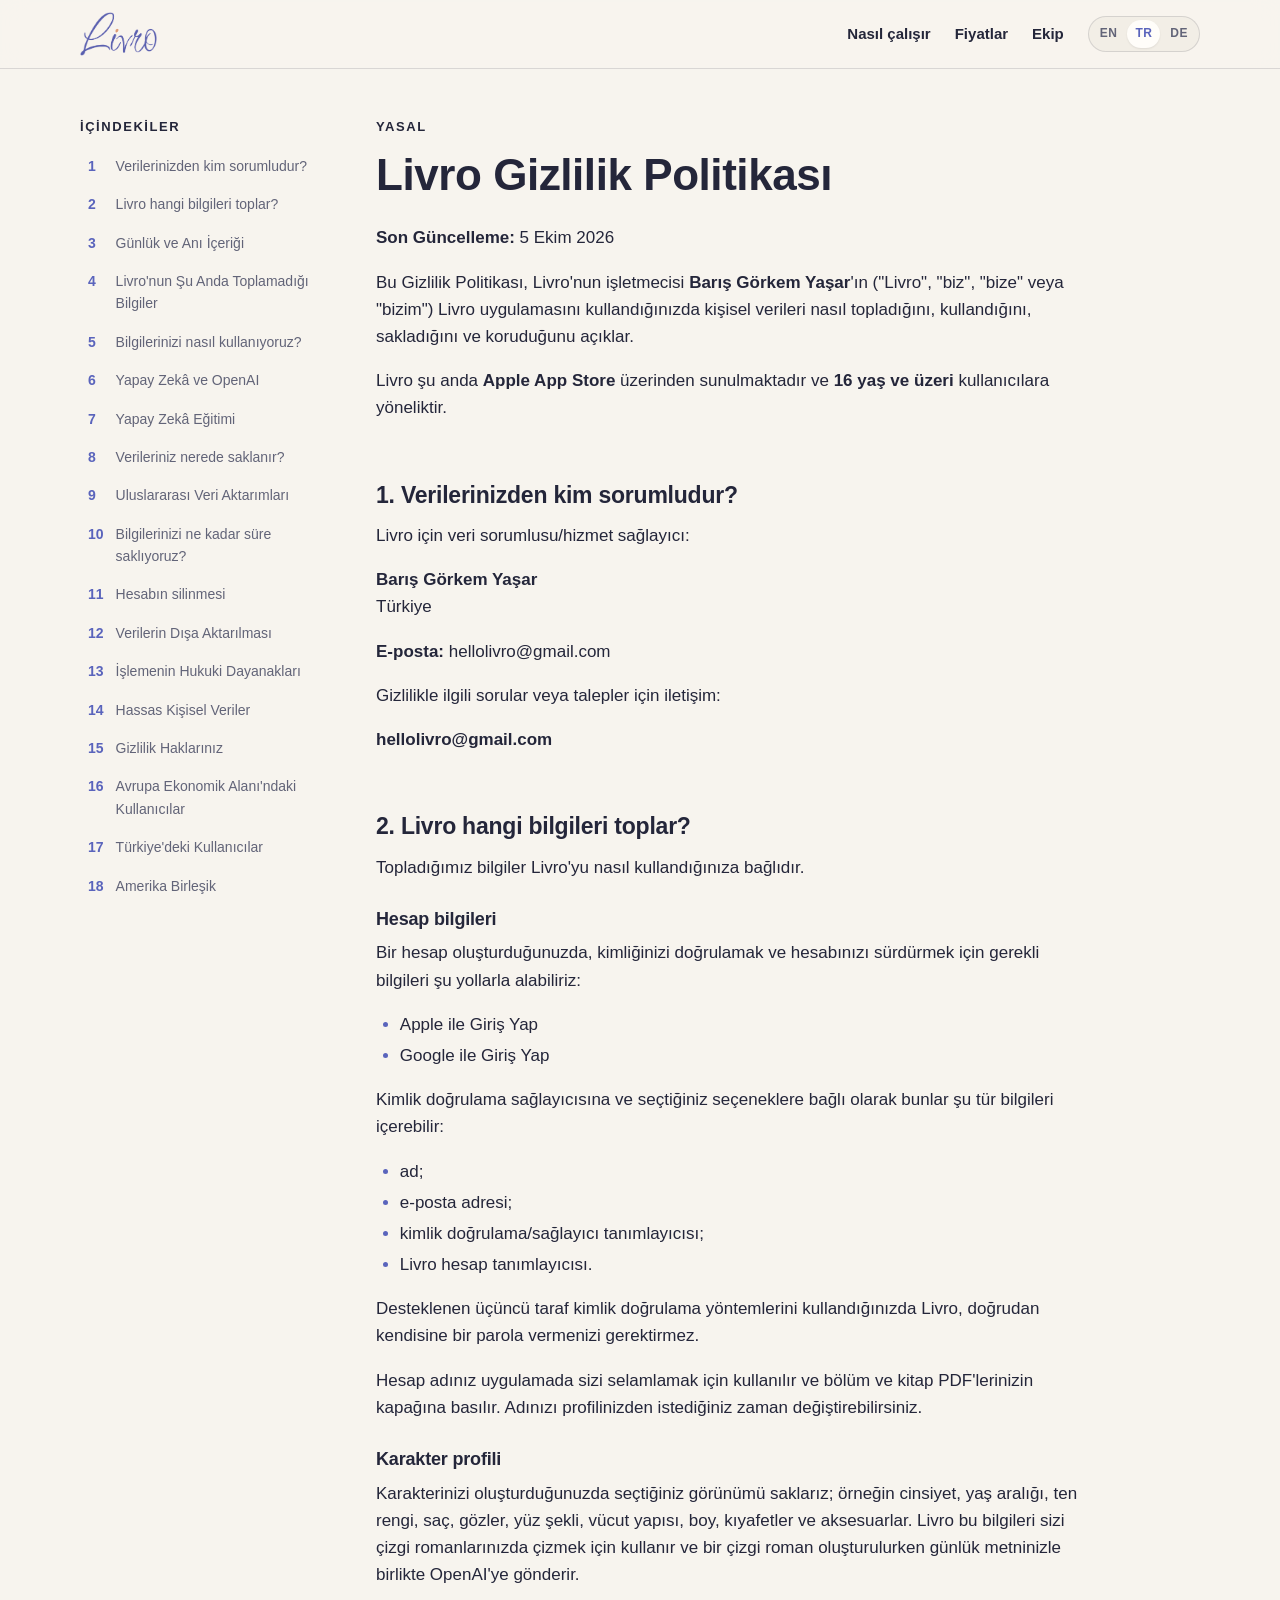
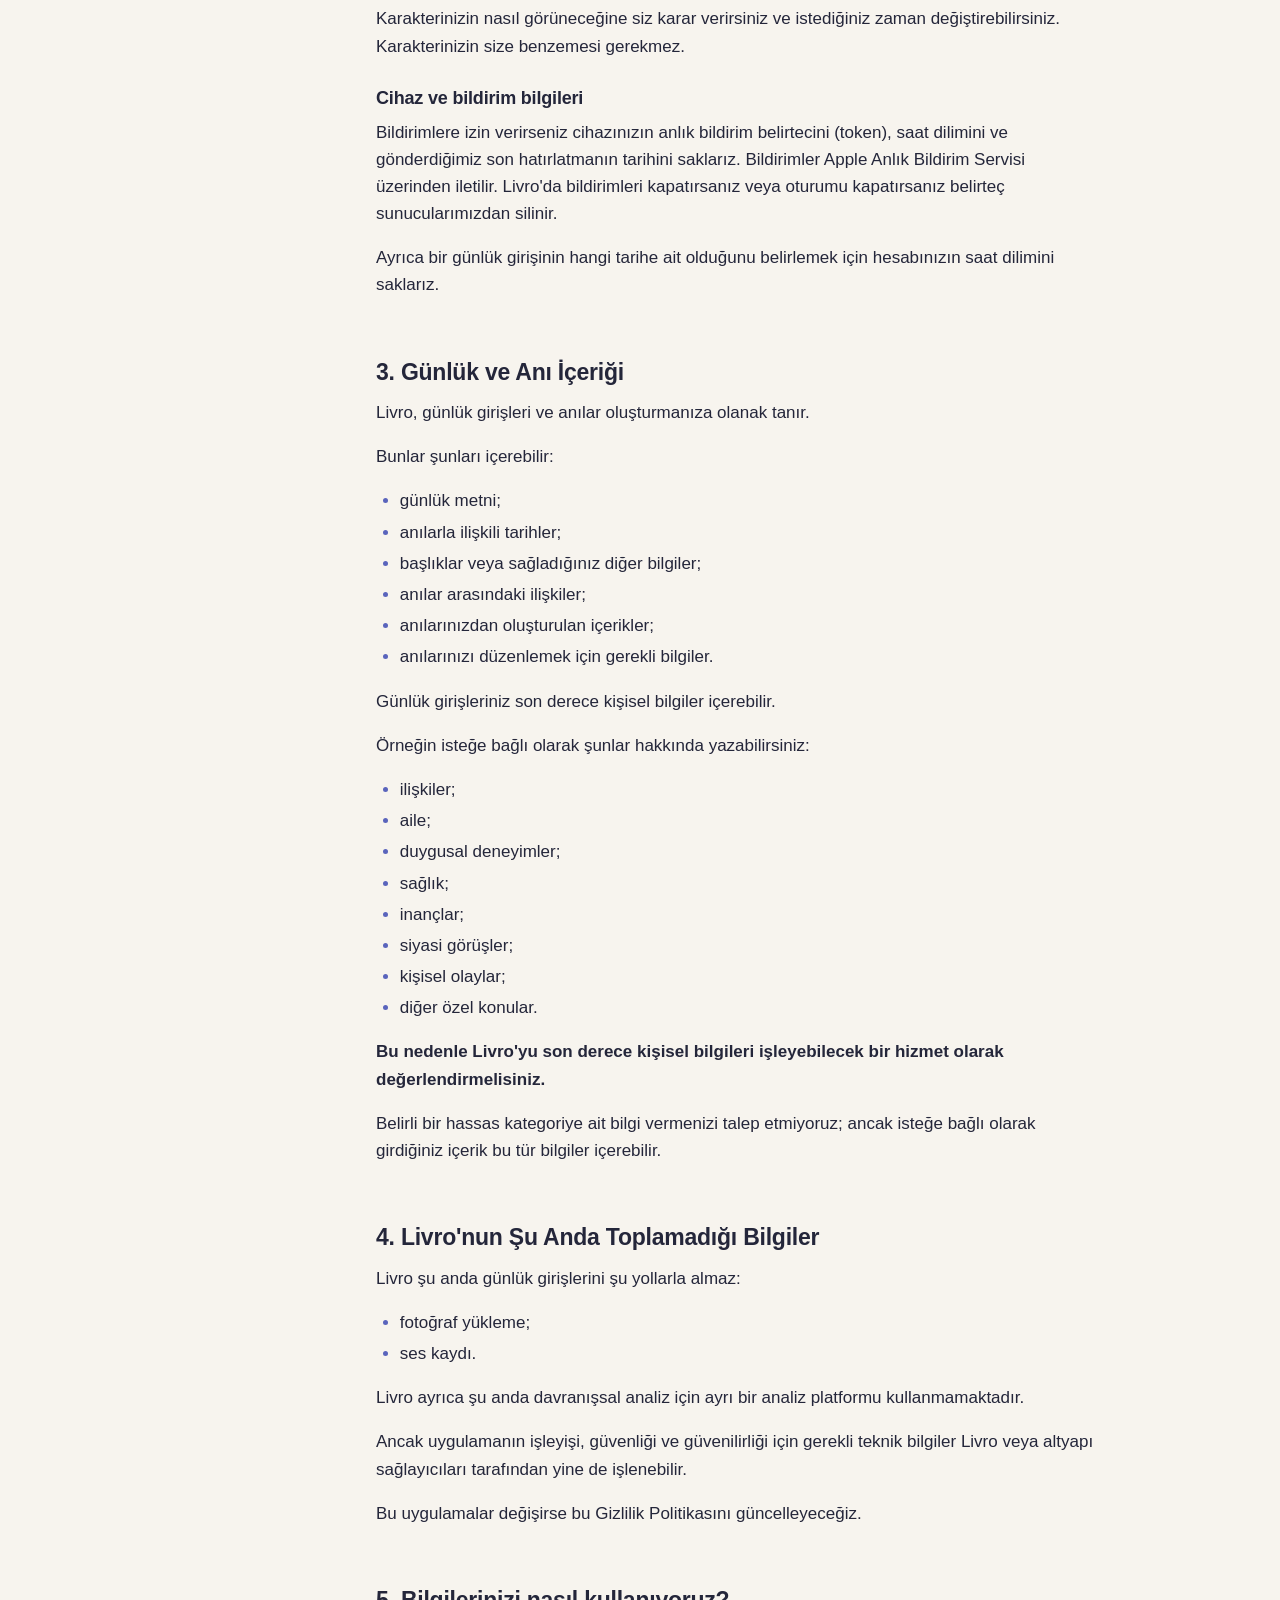
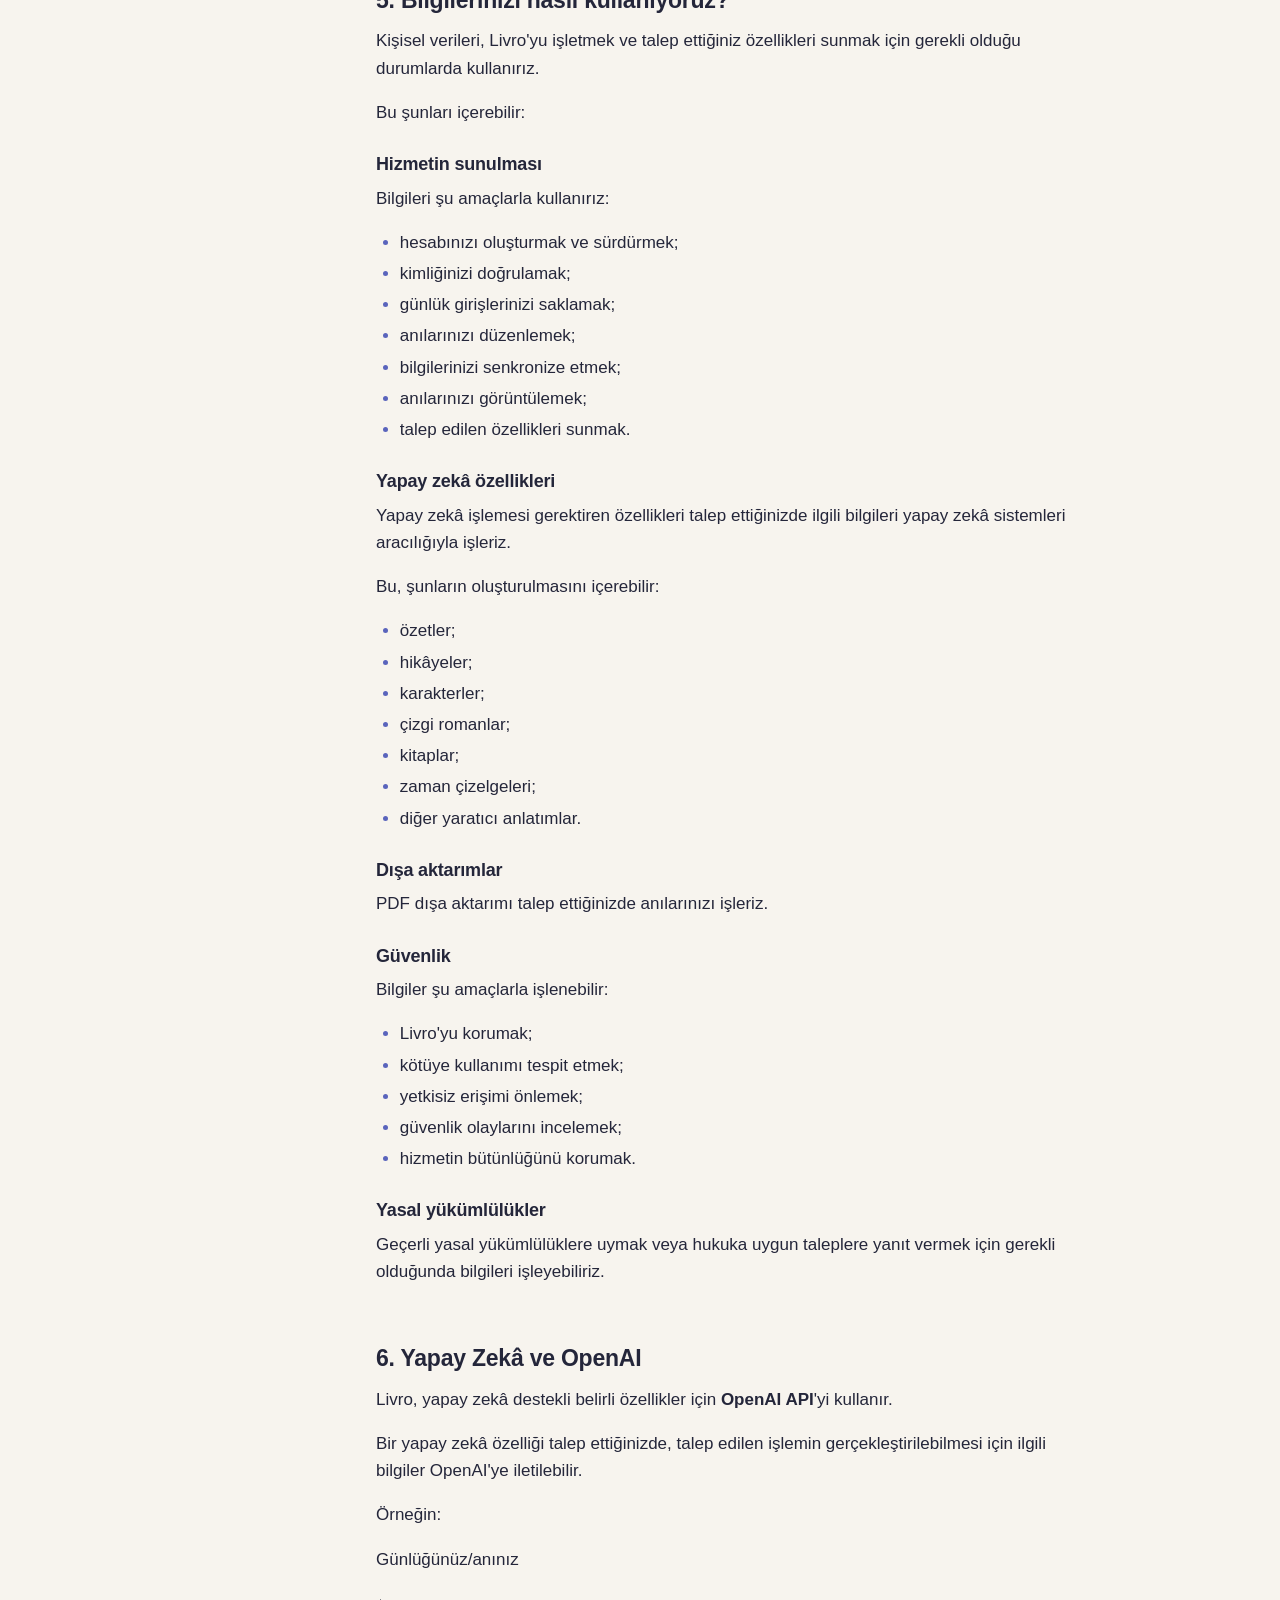
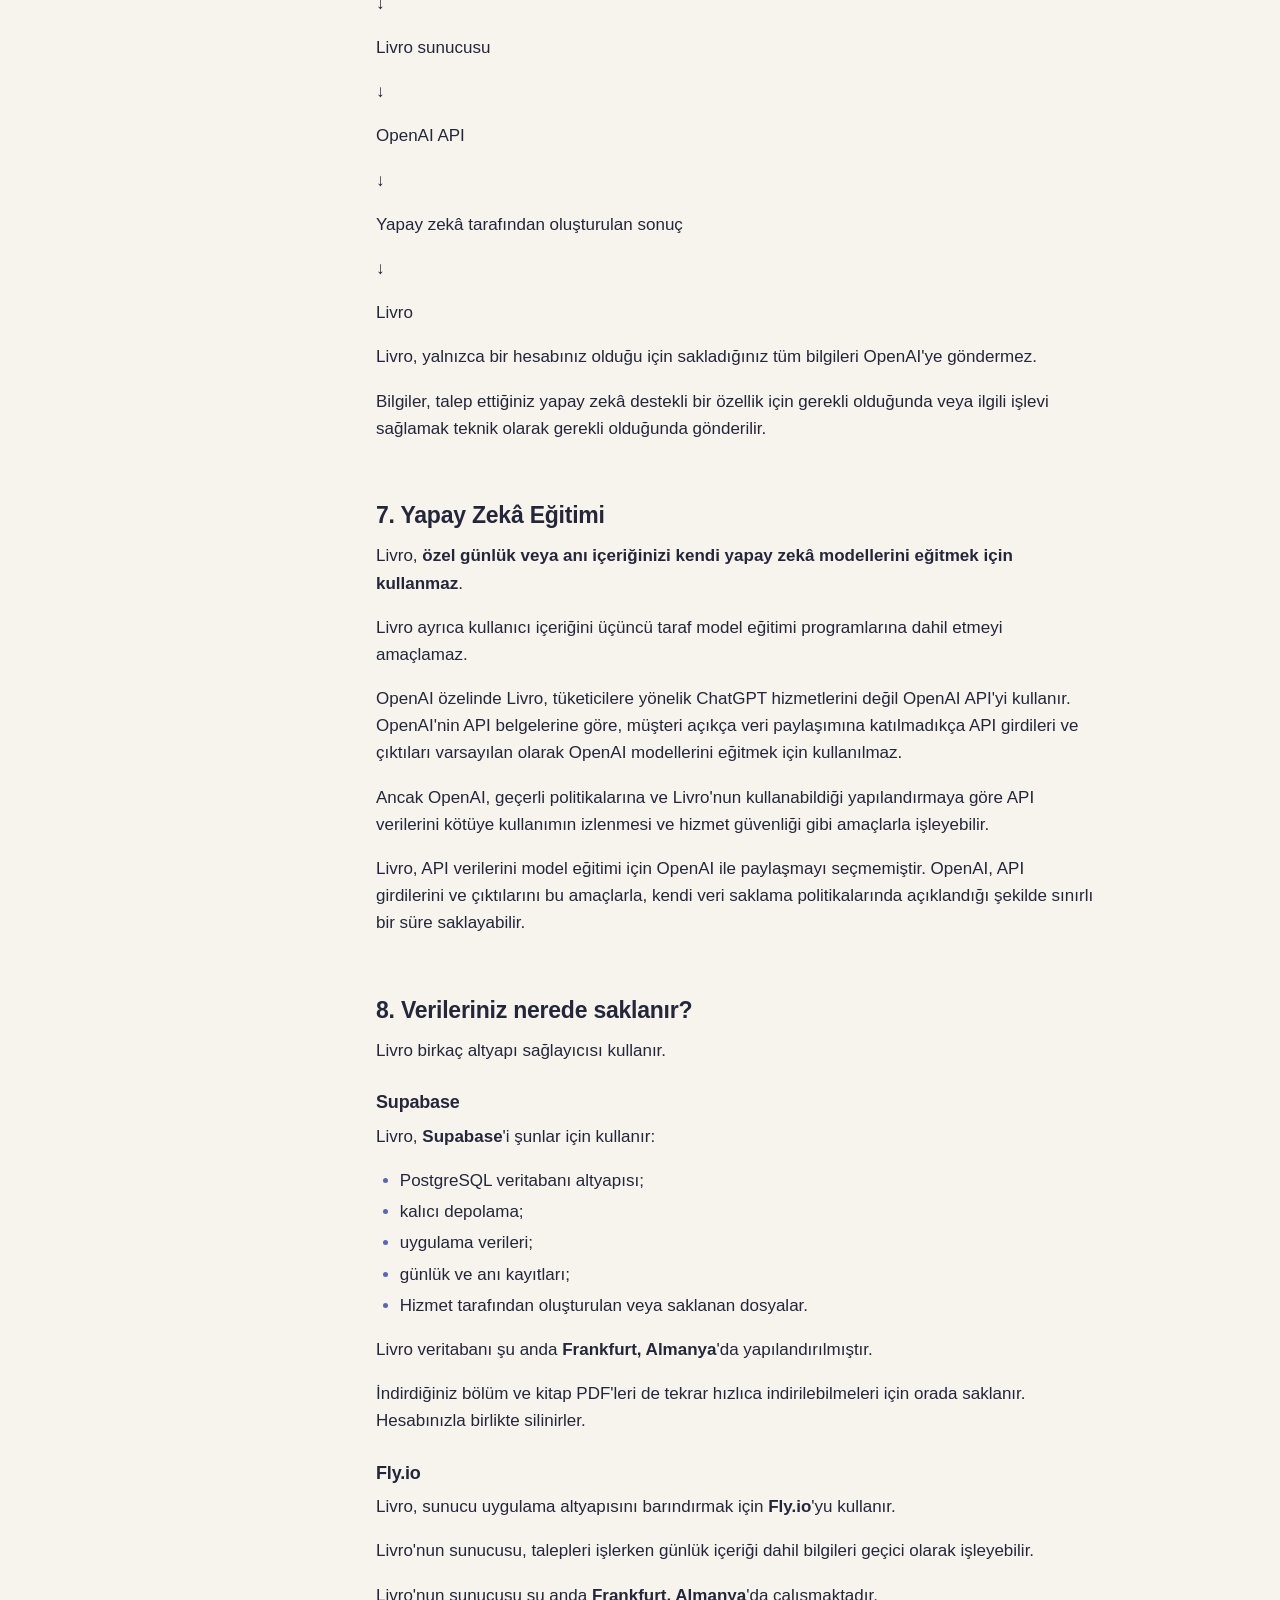
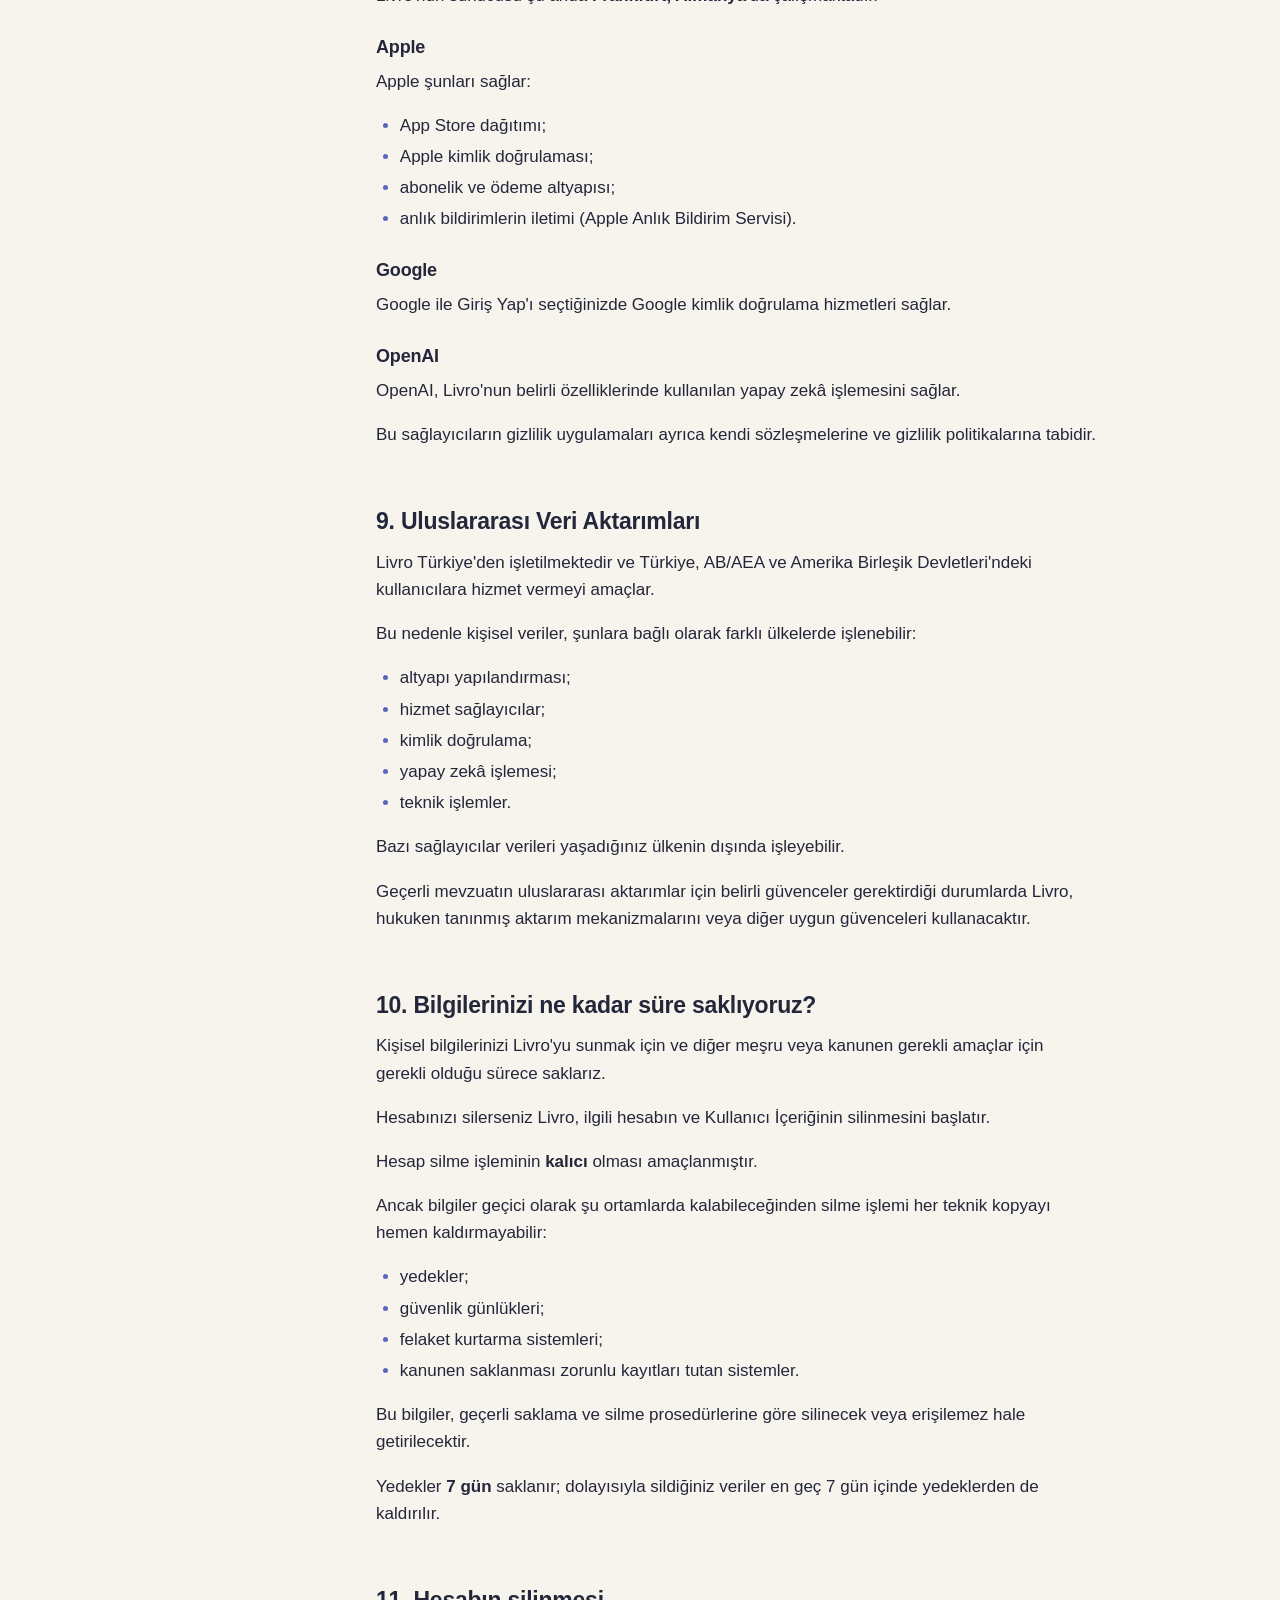
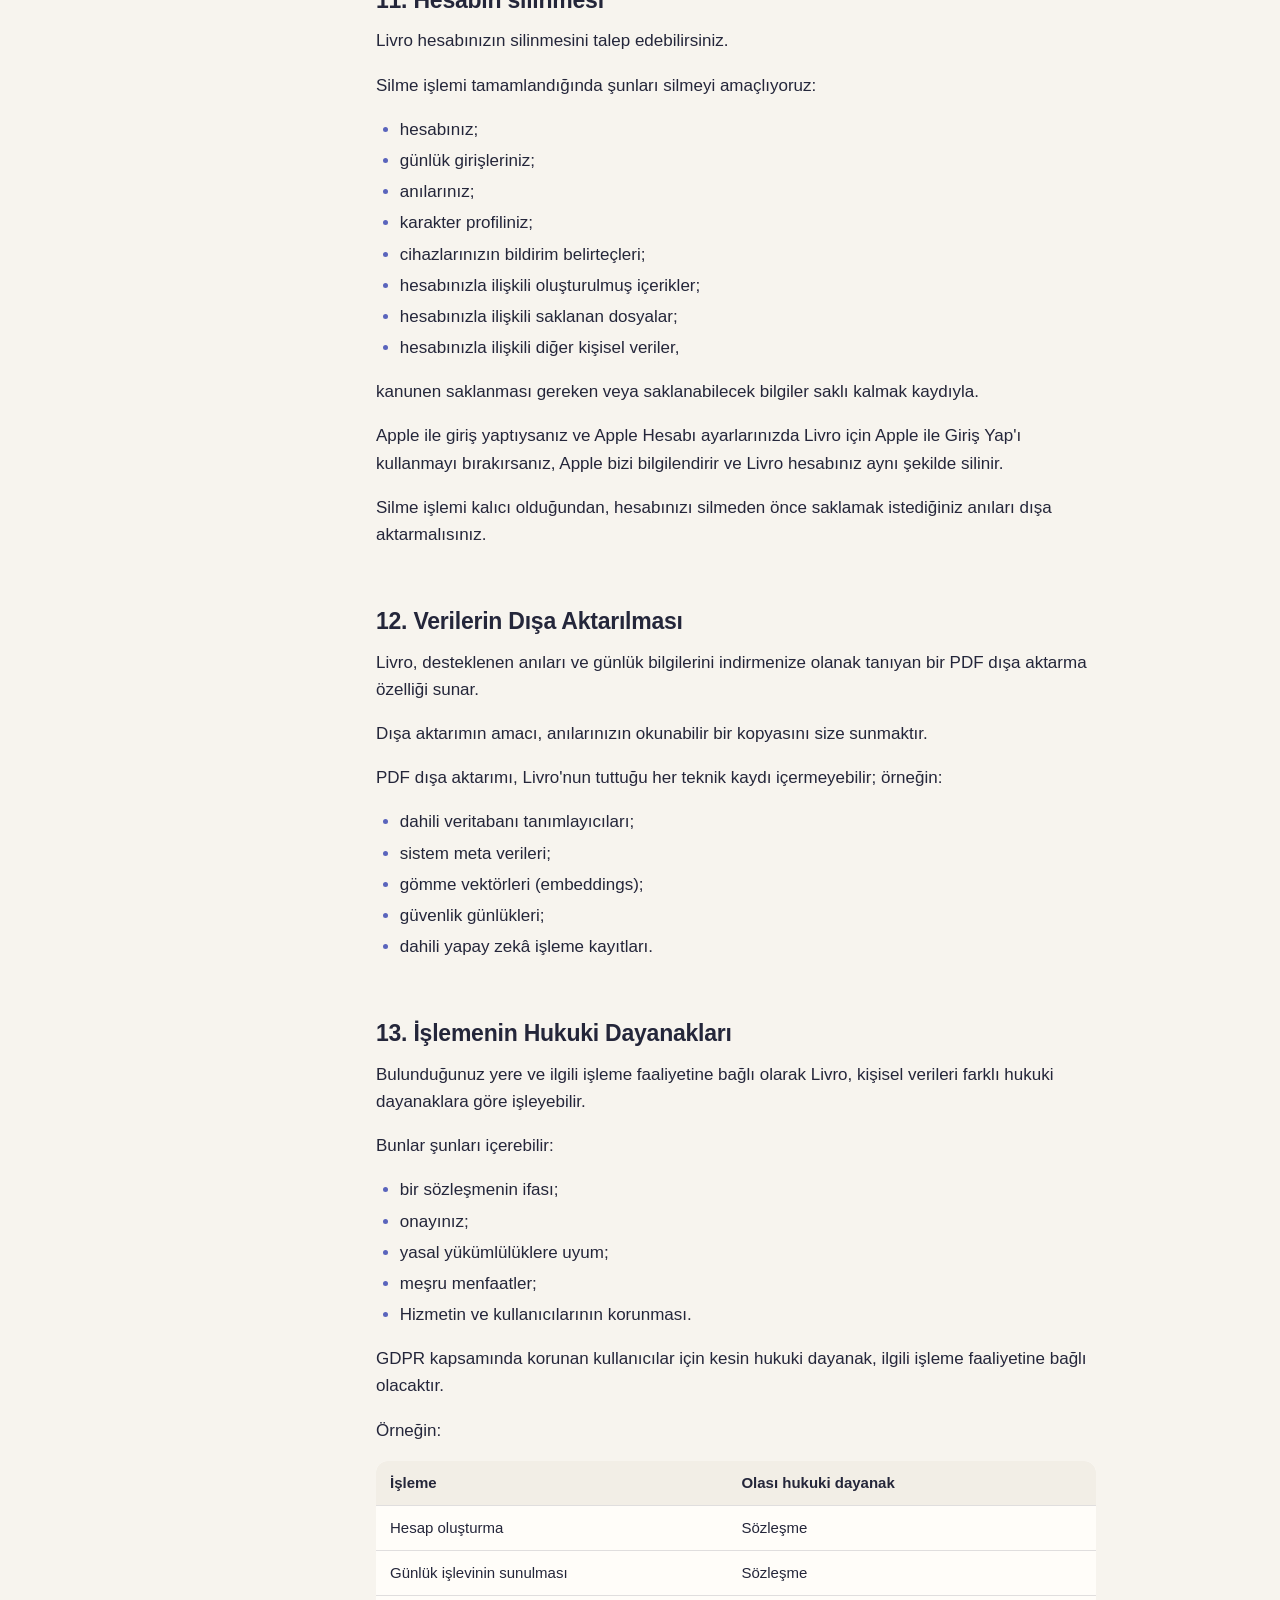
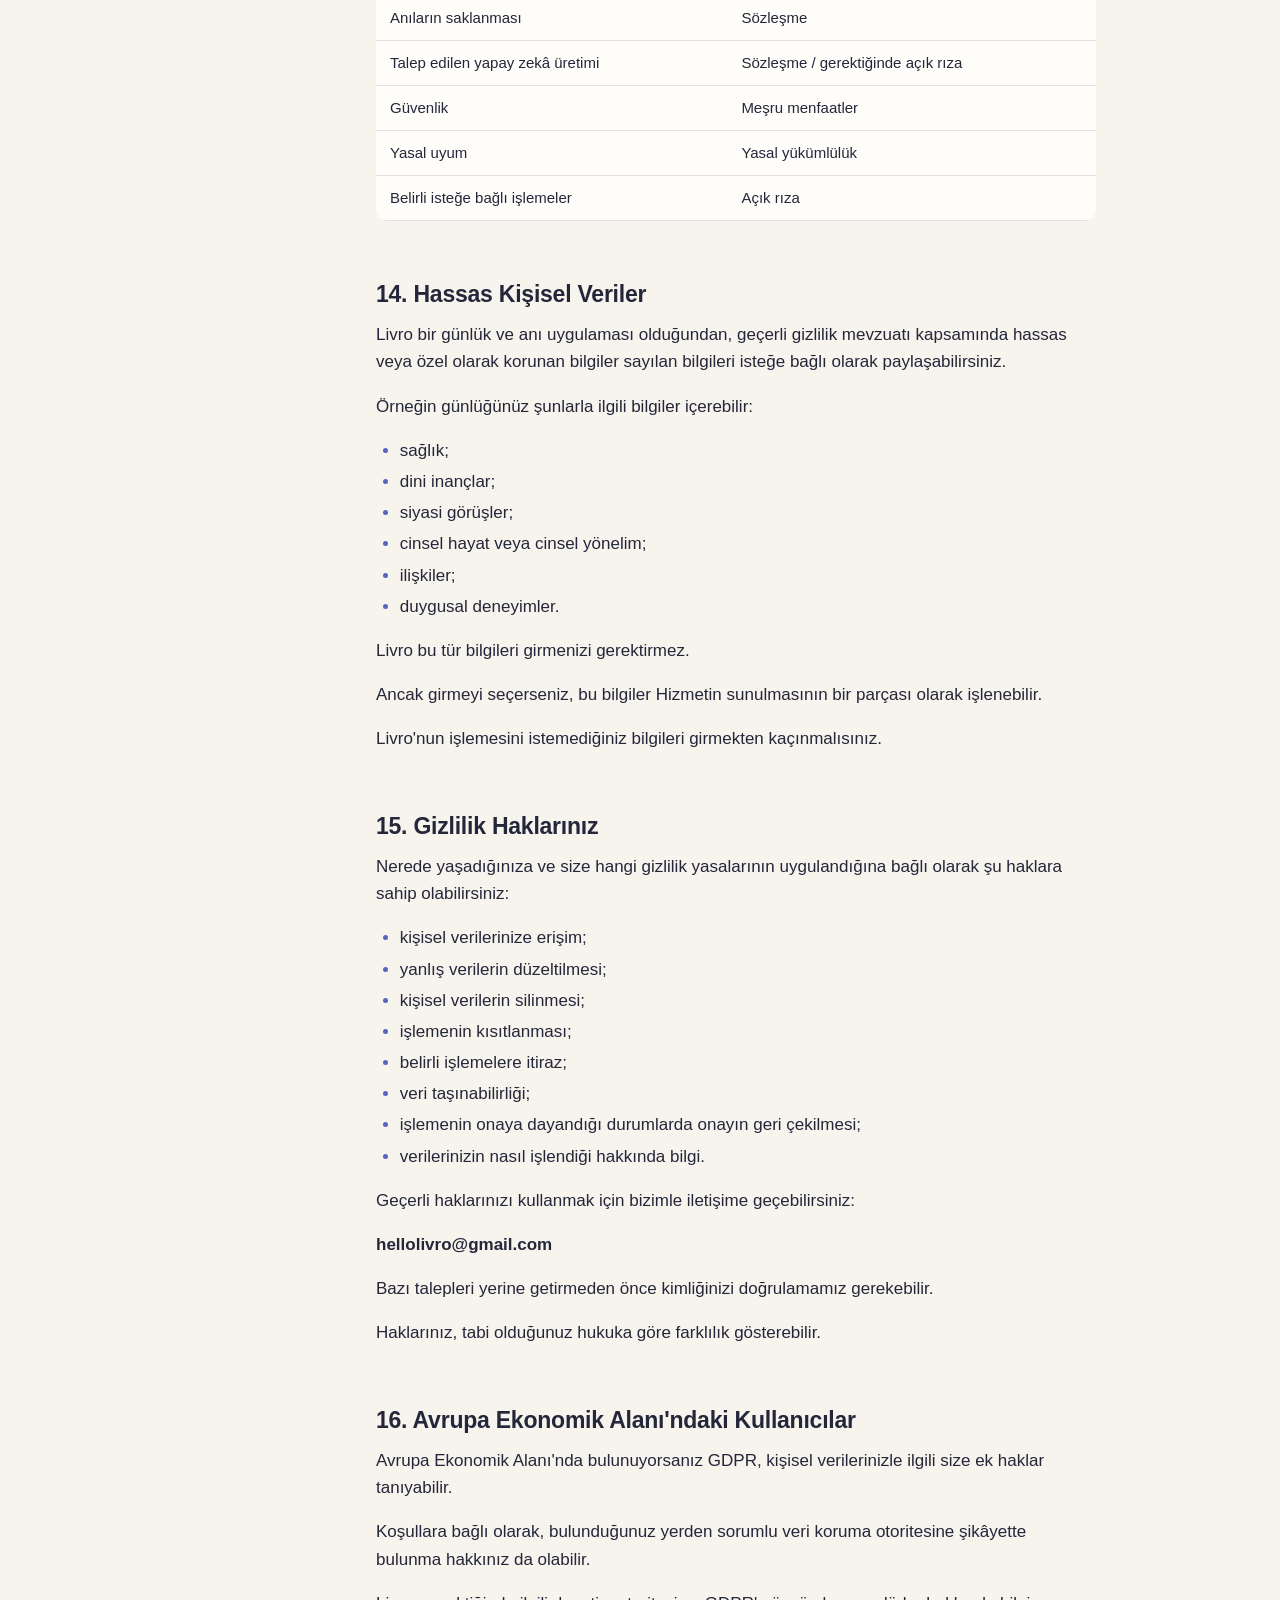
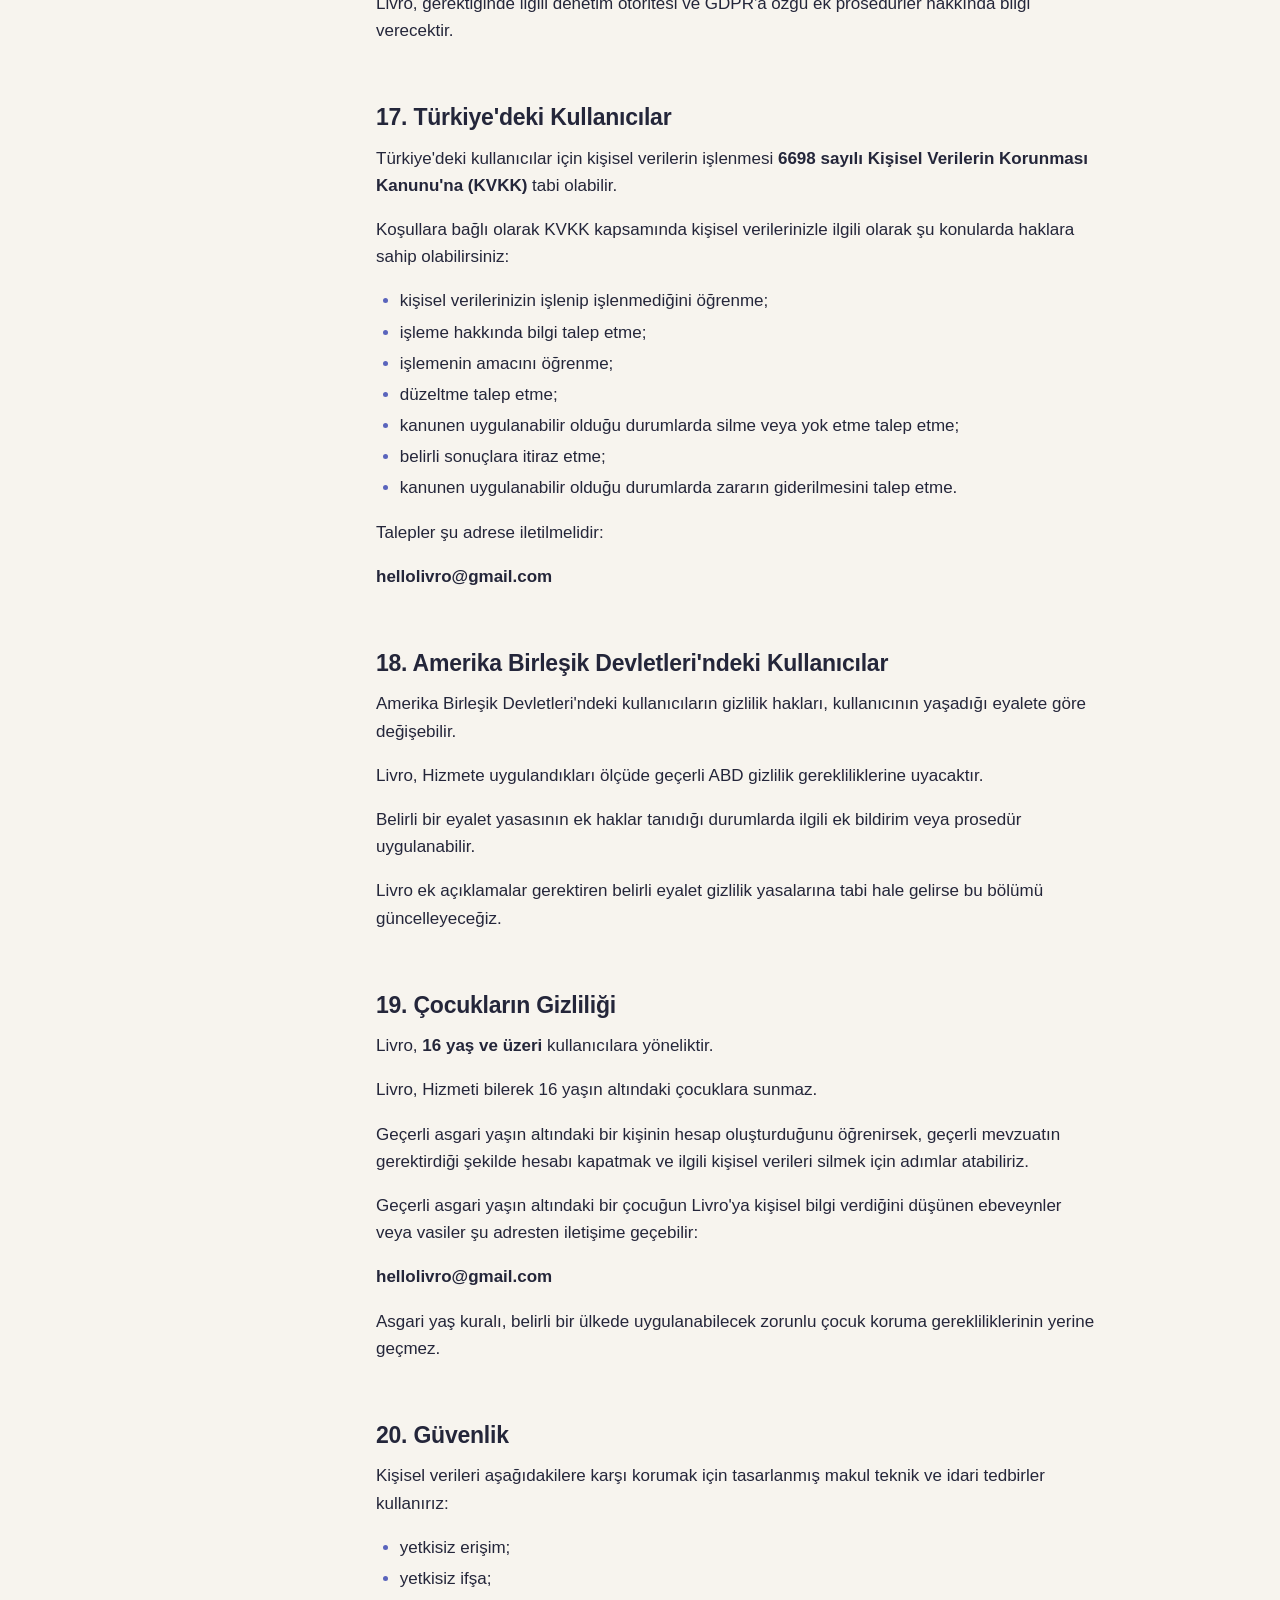
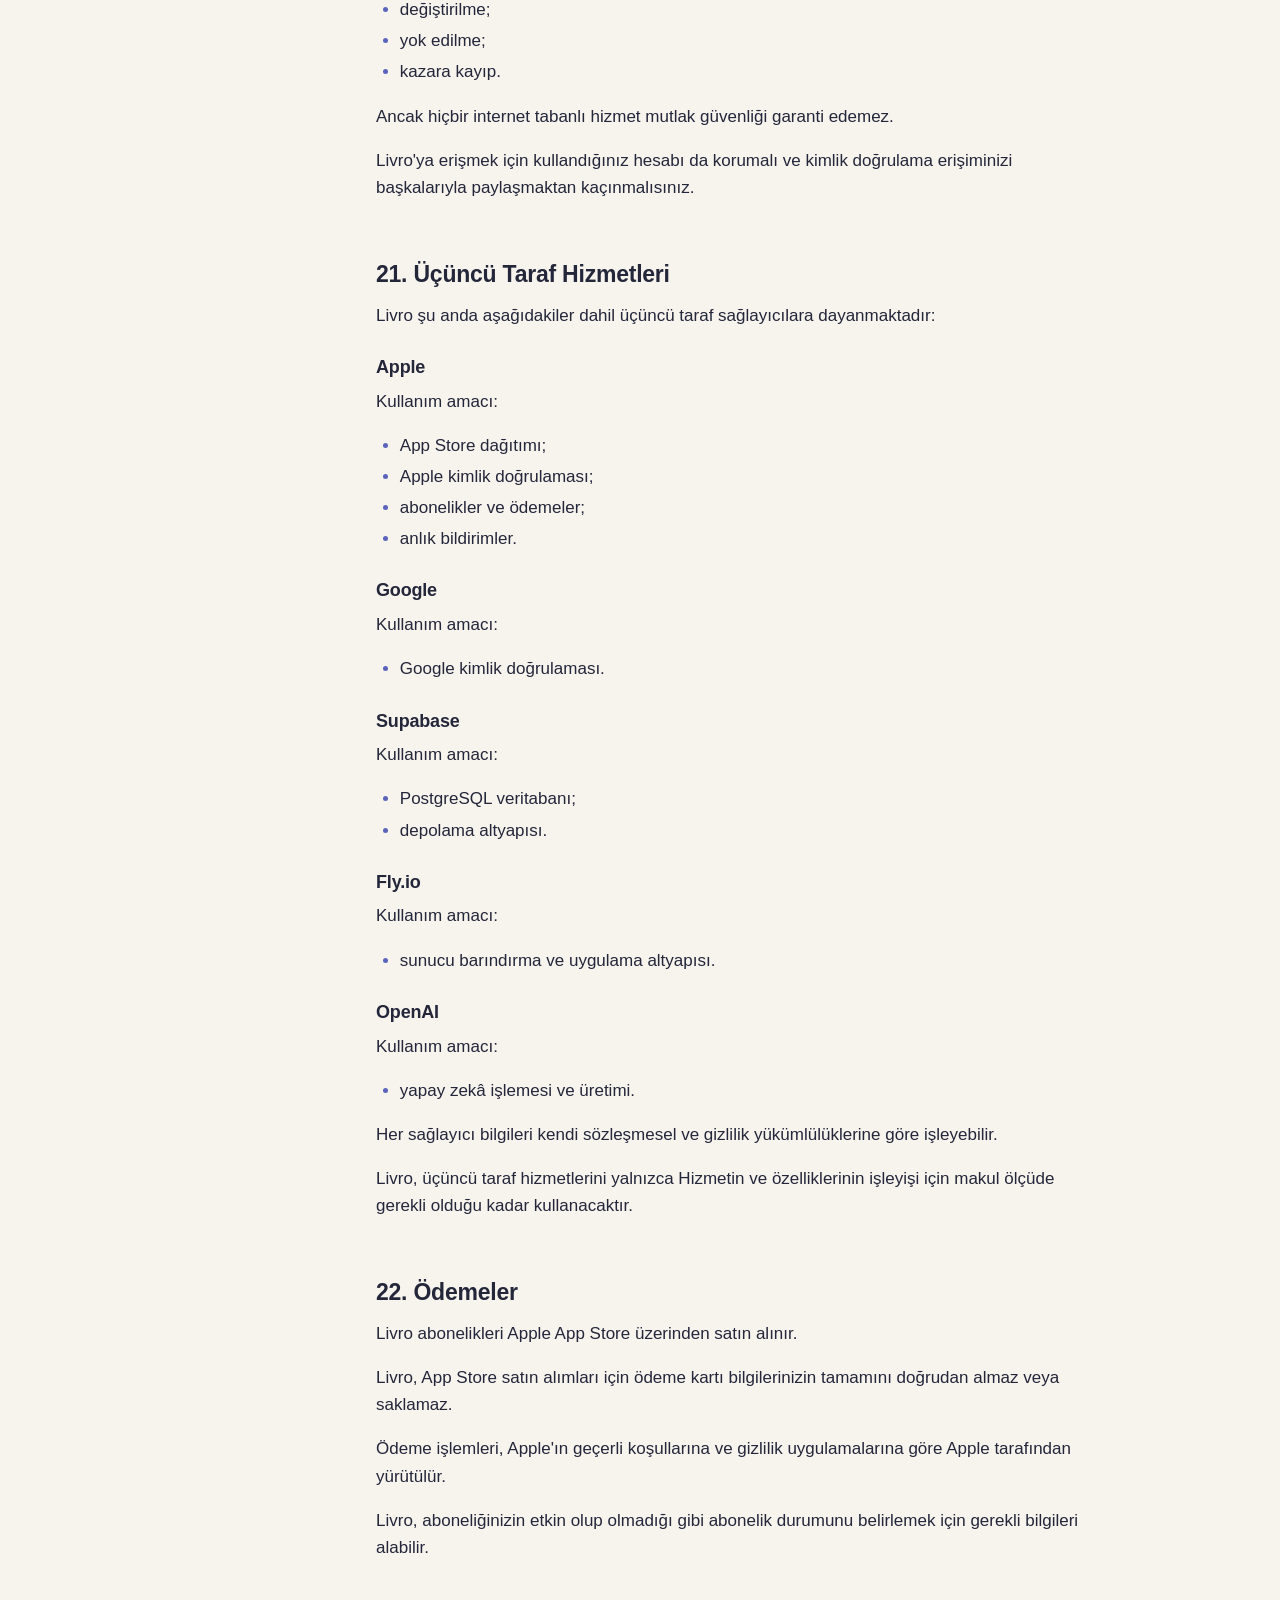
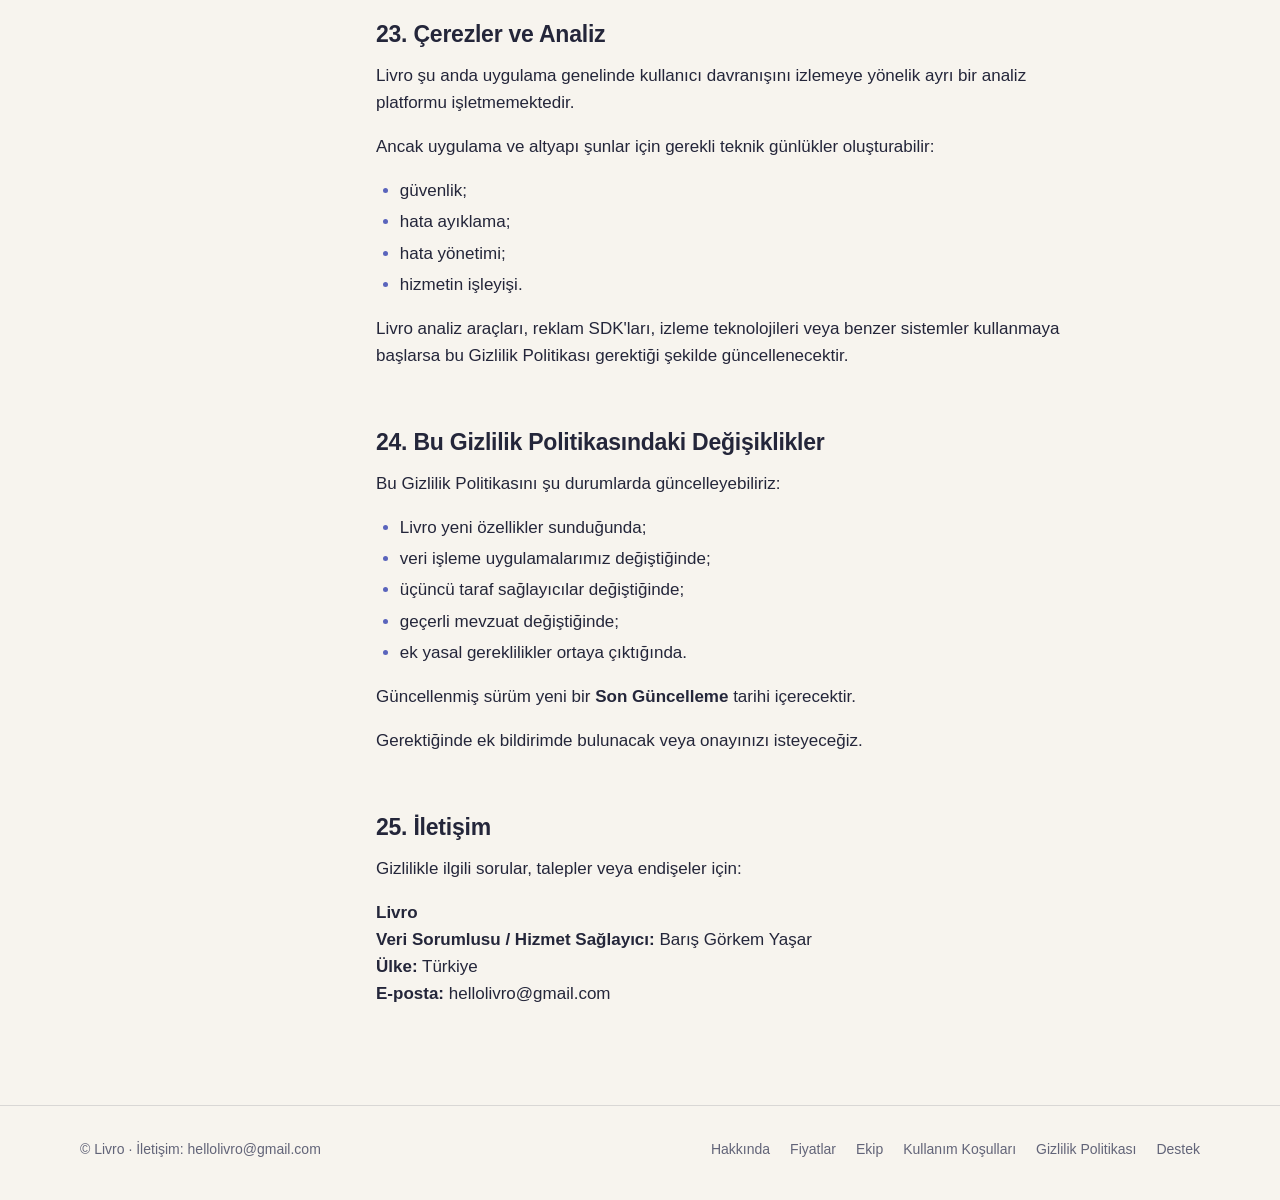
<file: tr/privacy.html>
<!doctype html>
<html lang="tr">
<head>
<meta charset="utf-8">
<meta name="viewport" content="width=device-width, initial-scale=1">
<title>Gizlilik Politikası · Livro</title>
<meta name="description" content="Livro · Gizlilik Politikası">
<link rel="alternate" hreflang="en" href="../privacy.html">
<link rel="alternate" hreflang="tr" href="../tr/privacy.html">
<link rel="alternate" hreflang="de" href="../de/privacy.html">
<link rel="alternate" hreflang="x-default" href="../privacy.html">
<link rel="icon" href="../assets/favicon.svg" type="image/svg+xml">
<link rel="stylesheet" href="../styles.css">
</head>
<body class="legal-page">
<!-- Generated by build.py from legal/tr/PrivacyPolicy.docx. Edit the Word file, not this page. -->
<header class="site-header">
  <div class="wrap nav">
    <a class="brand" href="index.html" aria-label="Livro ana sayfa"><img src="../assets/livro-wordmark.png" alt="Livro" width="83" height="48"></a>
    <nav aria-label="Ana menü">
      <a href="index.html#how">Nasıl çalışır</a>
      <a href="index.html#pricing">Fiyatlar</a>
      <a href="index.html#team">Ekip</a>
      <span class="lang-switch" role="group" aria-label="Dil"><a href="../privacy.html" hreflang="en" lang="en" title="English" data-lang="en">EN</a><a href="../tr/privacy.html" hreflang="tr" lang="tr" title="Türkçe" data-lang="tr" aria-current="true">TR</a><a href="../de/privacy.html" hreflang="de" lang="de" title="Deutsch" data-lang="de">DE</a></span><script>document.querySelectorAll('.lang-switch a').forEach(a=>a.addEventListener('click',()=>{try{localStorage.setItem('livro-lang',a.dataset.lang)}catch(e){}}))</script>
    </nav>
  </div>
</header>
<main class="wrap legal">
  <aside class="toc" aria-label="İçindekiler">
    <p class="eyebrow">İçindekiler</p>
    <ol>
      <li><a href="#section-1">Verilerinizden kim sorumludur?</a></li>
      <li><a href="#section-2">Livro hangi bilgileri toplar?</a></li>
      <li><a href="#section-3">Günlük ve Anı İçeriği</a></li>
      <li><a href="#section-4">Livro&#x27;nun Şu Anda Toplamadığı Bilgiler</a></li>
      <li><a href="#section-5">Bilgilerinizi nasıl kullanıyoruz?</a></li>
      <li><a href="#section-6">Yapay Zekâ ve OpenAI</a></li>
      <li><a href="#section-7">Yapay Zekâ Eğitimi</a></li>
      <li><a href="#section-8">Verileriniz nerede saklanır?</a></li>
      <li><a href="#section-9">Uluslararası Veri Aktarımları</a></li>
      <li><a href="#section-10">Bilgilerinizi ne kadar süre saklıyoruz?</a></li>
      <li><a href="#section-11">Hesabın silinmesi</a></li>
      <li><a href="#section-12">Verilerin Dışa Aktarılması</a></li>
      <li><a href="#section-13">İşlemenin Hukuki Dayanakları</a></li>
      <li><a href="#section-14">Hassas Kişisel Veriler</a></li>
      <li><a href="#section-15">Gizlilik Haklarınız</a></li>
      <li><a href="#section-16">Avrupa Ekonomik Alanı&#x27;ndaki Kullanıcılar</a></li>
      <li><a href="#section-17">Türkiye&#x27;deki Kullanıcılar</a></li>
      <li><a href="#section-18">Amerika Birleşik Devletleri&#x27;ndeki Kullanıcılar</a></li>
      <li><a href="#section-19">Çocukların Gizliliği</a></li>
      <li><a href="#section-20">Güvenlik</a></li>
      <li><a href="#section-21">Üçüncü Taraf Hizmetleri</a></li>
      <li><a href="#section-22">Ödemeler</a></li>
      <li><a href="#section-23">Çerezler ve Analiz</a></li>
      <li><a href="#section-24">Bu Gizlilik Politikasındaki Değişiklikler</a></li>
      <li><a href="#section-25">İletişim</a></li>
    </ol>
  </aside>
  <article>
    <p class="eyebrow">Yasal</p>
    <h1>Livro Gizlilik Politikası</h1>
    <p><strong>Son Güncelleme:</strong> 5 Ekim 2026</p>
    <p>Bu Gizlilik Politikası, Livro&#x27;nun işletmecisi <strong>Barış Görkem Yaşar</strong>&#x27;ın (&quot;Livro&quot;, &quot;biz&quot;, &quot;bize&quot; veya &quot;bizim&quot;) Livro uygulamasını kullandığınızda kişisel verileri nasıl topladığını, kullandığını, sakladığını ve koruduğunu açıklar.</p>
    <p>Livro şu anda <strong>Apple App Store</strong> üzerinden sunulmaktadır ve <strong>16 yaş ve üzeri</strong> kullanıcılara yöneliktir.</p>
    <h2 id="section-1">1. Verilerinizden kim sorumludur?</h2>
    <p>Livro için veri sorumlusu/hizmet sağlayıcı:</p>
    <p><strong>Barış Görkem Yaşar</strong><br>Türkiye</p>
    <p><strong>E-posta:</strong> hellolivro@gmail.com</p>
    <p>Gizlilikle ilgili sorular veya talepler için iletişim:</p>
    <p><strong>hellolivro@gmail.com</strong></p>
    <h2 id="section-2">2. Livro hangi bilgileri toplar?</h2>
    <p>Topladığımız bilgiler Livro&#x27;yu nasıl kullandığınıza bağlıdır.</p>
    <h3>Hesap bilgileri</h3>
    <p>Bir hesap oluşturduğunuzda, kimliğinizi doğrulamak ve hesabınızı sürdürmek için gerekli bilgileri şu yollarla alabiliriz:</p>
    <ul>
    <li>Apple ile Giriş Yap</li>
    <li>Google ile Giriş Yap</li>
    </ul>
    <p>Kimlik doğrulama sağlayıcısına ve seçtiğiniz seçeneklere bağlı olarak bunlar şu tür bilgileri içerebilir:</p>
    <ul>
    <li>ad;</li>
    <li>e-posta adresi;</li>
    <li>kimlik doğrulama/sağlayıcı tanımlayıcısı;</li>
    <li>Livro hesap tanımlayıcısı.</li>
    </ul>
    <p>Desteklenen üçüncü taraf kimlik doğrulama yöntemlerini kullandığınızda Livro, doğrudan kendisine bir parola vermenizi gerektirmez.</p>
    <p>Hesap adınız uygulamada sizi selamlamak için kullanılır ve bölüm ve kitap PDF&#x27;lerinizin kapağına basılır. Adınızı profilinizden istediğiniz zaman değiştirebilirsiniz.</p>
    <h3>Karakter profili</h3>
    <p>Karakterinizi oluşturduğunuzda seçtiğiniz görünümü saklarız; örneğin cinsiyet, yaş aralığı, ten rengi, saç, gözler, yüz şekli, vücut yapısı, boy, kıyafetler ve aksesuarlar. Livro bu bilgileri sizi çizgi romanlarınızda çizmek için kullanır ve bir çizgi roman oluşturulurken günlük metninizle birlikte OpenAI&#x27;ye gönderir.</p>
    <p>Karakterinizin nasıl görüneceğine siz karar verirsiniz ve istediğiniz zaman değiştirebilirsiniz. Karakterinizin size benzemesi gerekmez.</p>
    <h3>Cihaz ve bildirim bilgileri</h3>
    <p>Bildirimlere izin verirseniz cihazınızın anlık bildirim belirtecini (token), saat dilimini ve gönderdiğimiz son hatırlatmanın tarihini saklarız. Bildirimler Apple Anlık Bildirim Servisi üzerinden iletilir. Livro&#x27;da bildirimleri kapatırsanız veya oturumu kapatırsanız belirteç sunucularımızdan silinir.</p>
    <p>Ayrıca bir günlük girişinin hangi tarihe ait olduğunu belirlemek için hesabınızın saat dilimini saklarız.</p>
    <h2 id="section-3">3. Günlük ve Anı İçeriği</h2>
    <p>Livro, günlük girişleri ve anılar oluşturmanıza olanak tanır.</p>
    <p>Bunlar şunları içerebilir:</p>
    <ul>
    <li>günlük metni;</li>
    <li>anılarla ilişkili tarihler;</li>
    <li>başlıklar veya sağladığınız diğer bilgiler;</li>
    <li>anılar arasındaki ilişkiler;</li>
    <li>anılarınızdan oluşturulan içerikler;</li>
    <li>anılarınızı düzenlemek için gerekli bilgiler.</li>
    </ul>
    <p>Günlük girişleriniz son derece kişisel bilgiler içerebilir.</p>
    <p>Örneğin isteğe bağlı olarak şunlar hakkında yazabilirsiniz:</p>
    <ul>
    <li>ilişkiler;</li>
    <li>aile;</li>
    <li>duygusal deneyimler;</li>
    <li>sağlık;</li>
    <li>inançlar;</li>
    <li>siyasi görüşler;</li>
    <li>kişisel olaylar;</li>
    <li>diğer özel konular.</li>
    </ul>
    <p><strong>Bu nedenle Livro&#x27;yu son derece kişisel bilgileri işleyebilecek bir hizmet olarak değerlendirmelisiniz.</strong></p>
    <p>Belirli bir hassas kategoriye ait bilgi vermenizi talep etmiyoruz; ancak isteğe bağlı olarak girdiğiniz içerik bu tür bilgiler içerebilir.</p>
    <h2 id="section-4">4. Livro&#x27;nun Şu Anda Toplamadığı Bilgiler</h2>
    <p>Livro şu anda günlük girişlerini şu yollarla almaz:</p>
    <ul>
    <li>fotoğraf yükleme;</li>
    <li>ses kaydı.</li>
    </ul>
    <p>Livro ayrıca şu anda davranışsal analiz için ayrı bir analiz platformu kullanmamaktadır.</p>
    <p>Ancak uygulamanın işleyişi, güvenliği ve güvenilirliği için gerekli teknik bilgiler Livro veya altyapı sağlayıcıları tarafından yine de işlenebilir.</p>
    <p>Bu uygulamalar değişirse bu Gizlilik Politikasını güncelleyeceğiz.</p>
    <h2 id="section-5">5. Bilgilerinizi nasıl kullanıyoruz?</h2>
    <p>Kişisel verileri, Livro&#x27;yu işletmek ve talep ettiğiniz özellikleri sunmak için gerekli olduğu durumlarda kullanırız.</p>
    <p>Bu şunları içerebilir:</p>
    <h3>Hizmetin sunulması</h3>
    <p>Bilgileri şu amaçlarla kullanırız:</p>
    <ul>
    <li>hesabınızı oluşturmak ve sürdürmek;</li>
    <li>kimliğinizi doğrulamak;</li>
    <li>günlük girişlerinizi saklamak;</li>
    <li>anılarınızı düzenlemek;</li>
    <li>bilgilerinizi senkronize etmek;</li>
    <li>anılarınızı görüntülemek;</li>
    <li>talep edilen özellikleri sunmak.</li>
    </ul>
    <h3>Yapay zekâ özellikleri</h3>
    <p>Yapay zekâ işlemesi gerektiren özellikleri talep ettiğinizde ilgili bilgileri yapay zekâ sistemleri aracılığıyla işleriz.</p>
    <p>Bu, şunların oluşturulmasını içerebilir:</p>
    <ul>
    <li>özetler;</li>
    <li>hikâyeler;</li>
    <li>karakterler;</li>
    <li>çizgi romanlar;</li>
    <li>kitaplar;</li>
    <li>zaman çizelgeleri;</li>
    <li>diğer yaratıcı anlatımlar.</li>
    </ul>
    <h3>Dışa aktarımlar</h3>
    <p>PDF dışa aktarımı talep ettiğinizde anılarınızı işleriz.</p>
    <h3>Güvenlik</h3>
    <p>Bilgiler şu amaçlarla işlenebilir:</p>
    <ul>
    <li>Livro&#x27;yu korumak;</li>
    <li>kötüye kullanımı tespit etmek;</li>
    <li>yetkisiz erişimi önlemek;</li>
    <li>güvenlik olaylarını incelemek;</li>
    <li>hizmetin bütünlüğünü korumak.</li>
    </ul>
    <h3>Yasal yükümlülükler</h3>
    <p>Geçerli yasal yükümlülüklere uymak veya hukuka uygun taleplere yanıt vermek için gerekli olduğunda bilgileri işleyebiliriz.</p>
    <h2 id="section-6">6. Yapay Zekâ ve OpenAI</h2>
    <p>Livro, yapay zekâ destekli belirli özellikler için <strong>OpenAI API</strong>&#x27;yi kullanır.</p>
    <p>Bir yapay zekâ özelliği talep ettiğinizde, talep edilen işlemin gerçekleştirilebilmesi için ilgili bilgiler OpenAI&#x27;ye iletilebilir.</p>
    <p>Örneğin:</p>
    <p>Günlüğünüz/anınız</p>
    <p>↓</p>
    <p>Livro sunucusu</p>
    <p>↓</p>
    <p>OpenAI API</p>
    <p>↓</p>
    <p>Yapay zekâ tarafından oluşturulan sonuç</p>
    <p>↓</p>
    <p>Livro</p>
    <p>Livro, yalnızca bir hesabınız olduğu için sakladığınız tüm bilgileri OpenAI&#x27;ye göndermez.</p>
    <p>Bilgiler, talep ettiğiniz yapay zekâ destekli bir özellik için gerekli olduğunda veya ilgili işlevi sağlamak teknik olarak gerekli olduğunda gönderilir.</p>
    <h2 id="section-7">7. Yapay Zekâ Eğitimi</h2>
    <p>Livro, <strong>özel günlük veya anı içeriğinizi kendi yapay zekâ modellerini eğitmek için kullanmaz</strong>.</p>
    <p>Livro ayrıca kullanıcı içeriğini üçüncü taraf model eğitimi programlarına dahil etmeyi amaçlamaz.</p>
    <p>OpenAI özelinde Livro, tüketicilere yönelik ChatGPT hizmetlerini değil OpenAI API&#x27;yi kullanır. OpenAI&#x27;nin API belgelerine göre, müşteri açıkça veri paylaşımına katılmadıkça API girdileri ve çıktıları varsayılan olarak OpenAI modellerini eğitmek için kullanılmaz.</p>
    <p>Ancak OpenAI, geçerli politikalarına ve Livro&#x27;nun kullanabildiği yapılandırmaya göre API verilerini kötüye kullanımın izlenmesi ve hizmet güvenliği gibi amaçlarla işleyebilir.</p>
    <p>Livro, API verilerini model eğitimi için OpenAI ile paylaşmayı seçmemiştir. OpenAI, API girdilerini ve çıktılarını bu amaçlarla, kendi veri saklama politikalarında açıklandığı şekilde sınırlı bir süre saklayabilir.</p>
    <h2 id="section-8">8. Verileriniz nerede saklanır?</h2>
    <p>Livro birkaç altyapı sağlayıcısı kullanır.</p>
    <h3>Supabase</h3>
    <p>Livro, <strong>Supabase</strong>&#x27;i şunlar için kullanır:</p>
    <ul>
    <li>PostgreSQL veritabanı altyapısı;</li>
    <li>kalıcı depolama;</li>
    <li>uygulama verileri;</li>
    <li>günlük ve anı kayıtları;</li>
    <li>Hizmet tarafından oluşturulan veya saklanan dosyalar.</li>
    </ul>
    <p>Livro veritabanı şu anda <strong>Frankfurt, Almanya</strong>&#x27;da yapılandırılmıştır.</p>
    <p>İndirdiğiniz bölüm ve kitap PDF&#x27;leri de tekrar hızlıca indirilebilmeleri için orada saklanır. Hesabınızla birlikte silinirler.</p>
    <h3>Fly.io</h3>
    <p>Livro, sunucu uygulama altyapısını barındırmak için <strong>Fly.io</strong>&#x27;yu kullanır.</p>
    <p>Livro&#x27;nun sunucusu, talepleri işlerken günlük içeriği dahil bilgileri geçici olarak işleyebilir.</p>
    <p>Livro&#x27;nun sunucusu şu anda <strong>Frankfurt, Almanya</strong>&#x27;da çalışmaktadır.</p>
    <h3>Apple</h3>
    <p>Apple şunları sağlar:</p>
    <ul>
    <li>App Store dağıtımı;</li>
    <li>Apple kimlik doğrulaması;</li>
    <li>abonelik ve ödeme altyapısı;</li>
    <li>anlık bildirimlerin iletimi (Apple Anlık Bildirim Servisi).</li>
    </ul>
    <h3>Google</h3>
    <p>Google ile Giriş Yap&#x27;ı seçtiğinizde Google kimlik doğrulama hizmetleri sağlar.</p>
    <h3>OpenAI</h3>
    <p>OpenAI, Livro&#x27;nun belirli özelliklerinde kullanılan yapay zekâ işlemesini sağlar.</p>
    <p>Bu sağlayıcıların gizlilik uygulamaları ayrıca kendi sözleşmelerine ve gizlilik politikalarına tabidir.</p>
    <h2 id="section-9">9. Uluslararası Veri Aktarımları</h2>
    <p>Livro Türkiye&#x27;den işletilmektedir ve Türkiye, AB/AEA ve Amerika Birleşik Devletleri&#x27;ndeki kullanıcılara hizmet vermeyi amaçlar.</p>
    <p>Bu nedenle kişisel veriler, şunlara bağlı olarak farklı ülkelerde işlenebilir:</p>
    <ul>
    <li>altyapı yapılandırması;</li>
    <li>hizmet sağlayıcılar;</li>
    <li>kimlik doğrulama;</li>
    <li>yapay zekâ işlemesi;</li>
    <li>teknik işlemler.</li>
    </ul>
    <p>Bazı sağlayıcılar verileri yaşadığınız ülkenin dışında işleyebilir.</p>
    <p>Geçerli mevzuatın uluslararası aktarımlar için belirli güvenceler gerektirdiği durumlarda Livro, hukuken tanınmış aktarım mekanizmalarını veya diğer uygun güvenceleri kullanacaktır.</p>
    <h2 id="section-10">10. Bilgilerinizi ne kadar süre saklıyoruz?</h2>
    <p>Kişisel bilgilerinizi Livro&#x27;yu sunmak için ve diğer meşru veya kanunen gerekli amaçlar için gerekli olduğu sürece saklarız.</p>
    <p>Hesabınızı silerseniz Livro, ilgili hesabın ve Kullanıcı İçeriğinin silinmesini başlatır.</p>
    <p>Hesap silme işleminin <strong>kalıcı</strong> olması amaçlanmıştır.</p>
    <p>Ancak bilgiler geçici olarak şu ortamlarda kalabileceğinden silme işlemi her teknik kopyayı hemen kaldırmayabilir:</p>
    <ul>
    <li>yedekler;</li>
    <li>güvenlik günlükleri;</li>
    <li>felaket kurtarma sistemleri;</li>
    <li>kanunen saklanması zorunlu kayıtları tutan sistemler.</li>
    </ul>
    <p>Bu bilgiler, geçerli saklama ve silme prosedürlerine göre silinecek veya erişilemez hale getirilecektir.</p>
    <p>Yedekler <strong>7 gün</strong> saklanır; dolayısıyla sildiğiniz veriler en geç 7 gün içinde yedeklerden de kaldırılır.</p>
    <h2 id="section-11">11. Hesabın silinmesi</h2>
    <p>Livro hesabınızın silinmesini talep edebilirsiniz.</p>
    <p>Silme işlemi tamamlandığında şunları silmeyi amaçlıyoruz:</p>
    <ul>
    <li>hesabınız;</li>
    <li>günlük girişleriniz;</li>
    <li>anılarınız;</li>
    <li>karakter profiliniz;</li>
    <li>cihazlarınızın bildirim belirteçleri;</li>
    <li>hesabınızla ilişkili oluşturulmuş içerikler;</li>
    <li>hesabınızla ilişkili saklanan dosyalar;</li>
    <li>hesabınızla ilişkili diğer kişisel veriler,</li>
    </ul>
    <p>kanunen saklanması gereken veya saklanabilecek bilgiler saklı kalmak kaydıyla.</p>
    <p>Apple ile giriş yaptıysanız ve Apple Hesabı ayarlarınızda Livro için Apple ile Giriş Yap&#x27;ı kullanmayı bırakırsanız, Apple bizi bilgilendirir ve Livro hesabınız aynı şekilde silinir.</p>
    <p>Silme işlemi kalıcı olduğundan, hesabınızı silmeden önce saklamak istediğiniz anıları dışa aktarmalısınız.</p>
    <h2 id="section-12">12. Verilerin Dışa Aktarılması</h2>
    <p>Livro, desteklenen anıları ve günlük bilgilerini indirmenize olanak tanıyan bir PDF dışa aktarma özelliği sunar.</p>
    <p>Dışa aktarımın amacı, anılarınızın okunabilir bir kopyasını size sunmaktır.</p>
    <p>PDF dışa aktarımı, Livro&#x27;nun tuttuğu her teknik kaydı içermeyebilir; örneğin:</p>
    <ul>
    <li>dahili veritabanı tanımlayıcıları;</li>
    <li>sistem meta verileri;</li>
    <li>gömme vektörleri (embeddings);</li>
    <li>güvenlik günlükleri;</li>
    <li>dahili yapay zekâ işleme kayıtları.</li>
    </ul>
    <h2 id="section-13">13. İşlemenin Hukuki Dayanakları</h2>
    <p>Bulunduğunuz yere ve ilgili işleme faaliyetine bağlı olarak Livro, kişisel verileri farklı hukuki dayanaklara göre işleyebilir.</p>
    <p>Bunlar şunları içerebilir:</p>
    <ul>
    <li>bir sözleşmenin ifası;</li>
    <li>onayınız;</li>
    <li>yasal yükümlülüklere uyum;</li>
    <li>meşru menfaatler;</li>
    <li>Hizmetin ve kullanıcılarının korunması.</li>
    </ul>
    <p>GDPR kapsamında korunan kullanıcılar için kesin hukuki dayanak, ilgili işleme faaliyetine bağlı olacaktır.</p>
    <p>Örneğin:</p>
    <div class="table-wrap"><table><tr><th><strong>İşleme</strong></th><th><strong>Olası hukuki dayanak</strong></th></tr><tr><td>Hesap oluşturma</td><td>Sözleşme</td></tr><tr><td>Günlük işlevinin sunulması</td><td>Sözleşme</td></tr><tr><td>Anıların saklanması</td><td>Sözleşme</td></tr><tr><td>Talep edilen yapay zekâ üretimi</td><td>Sözleşme / gerektiğinde açık rıza</td></tr><tr><td>Güvenlik</td><td>Meşru menfaatler</td></tr><tr><td>Yasal uyum</td><td>Yasal yükümlülük</td></tr><tr><td>Belirli isteğe bağlı işlemeler</td><td>Açık rıza</td></tr></table></div>
    <h2 id="section-14">14. Hassas Kişisel Veriler</h2>
    <p>Livro bir günlük ve anı uygulaması olduğundan, geçerli gizlilik mevzuatı kapsamında hassas veya özel olarak korunan bilgiler sayılan bilgileri isteğe bağlı olarak paylaşabilirsiniz.</p>
    <p>Örneğin günlüğünüz şunlarla ilgili bilgiler içerebilir:</p>
    <ul>
    <li>sağlık;</li>
    <li>dini inançlar;</li>
    <li>siyasi görüşler;</li>
    <li>cinsel hayat veya cinsel yönelim;</li>
    <li>ilişkiler;</li>
    <li>duygusal deneyimler.</li>
    </ul>
    <p>Livro bu tür bilgileri girmenizi gerektirmez.</p>
    <p>Ancak girmeyi seçerseniz, bu bilgiler Hizmetin sunulmasının bir parçası olarak işlenebilir.</p>
    <p>Livro&#x27;nun işlemesini istemediğiniz bilgileri girmekten kaçınmalısınız.</p>
    <h2 id="section-15">15. Gizlilik Haklarınız</h2>
    <p>Nerede yaşadığınıza ve size hangi gizlilik yasalarının uygulandığına bağlı olarak şu haklara sahip olabilirsiniz:</p>
    <ul>
    <li>kişisel verilerinize erişim;</li>
    <li>yanlış verilerin düzeltilmesi;</li>
    <li>kişisel verilerin silinmesi;</li>
    <li>işlemenin kısıtlanması;</li>
    <li>belirli işlemelere itiraz;</li>
    <li>veri taşınabilirliği;</li>
    <li>işlemenin onaya dayandığı durumlarda onayın geri çekilmesi;</li>
    <li>verilerinizin nasıl işlendiği hakkında bilgi.</li>
    </ul>
    <p>Geçerli haklarınızı kullanmak için bizimle iletişime geçebilirsiniz:</p>
    <p><strong>hellolivro@gmail.com</strong></p>
    <p>Bazı talepleri yerine getirmeden önce kimliğinizi doğrulamamız gerekebilir.</p>
    <p>Haklarınız, tabi olduğunuz hukuka göre farklılık gösterebilir.</p>
    <h2 id="section-16">16. Avrupa Ekonomik Alanı&#x27;ndaki Kullanıcılar</h2>
    <p>Avrupa Ekonomik Alanı&#x27;nda bulunuyorsanız GDPR, kişisel verilerinizle ilgili size ek haklar tanıyabilir.</p>
    <p>Koşullara bağlı olarak, bulunduğunuz yerden sorumlu veri koruma otoritesine şikâyette bulunma hakkınız da olabilir.</p>
    <p>Livro, gerektiğinde ilgili denetim otoritesi ve GDPR&#x27;a özgü ek prosedürler hakkında bilgi verecektir.</p>
    <h2 id="section-17">17. Türkiye&#x27;deki Kullanıcılar</h2>
    <p>Türkiye&#x27;deki kullanıcılar için kişisel verilerin işlenmesi <strong>6698 sayılı Kişisel Verilerin Korunması Kanunu&#x27;na (KVKK)</strong> tabi olabilir.</p>
    <p>Koşullara bağlı olarak KVKK kapsamında kişisel verilerinizle ilgili olarak şu konularda haklara sahip olabilirsiniz:</p>
    <ul>
    <li>kişisel verilerinizin işlenip işlenmediğini öğrenme;</li>
    <li>işleme hakkında bilgi talep etme;</li>
    <li>işlemenin amacını öğrenme;</li>
    <li>düzeltme talep etme;</li>
    <li>kanunen uygulanabilir olduğu durumlarda silme veya yok etme talep etme;</li>
    <li>belirli sonuçlara itiraz etme;</li>
    <li>kanunen uygulanabilir olduğu durumlarda zararın giderilmesini talep etme.</li>
    </ul>
    <p>Talepler şu adrese iletilmelidir:</p>
    <p><strong>hellolivro@gmail.com</strong></p>
    <h2 id="section-18">18. Amerika Birleşik Devletleri&#x27;ndeki Kullanıcılar</h2>
    <p>Amerika Birleşik Devletleri&#x27;ndeki kullanıcıların gizlilik hakları, kullanıcının yaşadığı eyalete göre değişebilir.</p>
    <p>Livro, Hizmete uygulandıkları ölçüde geçerli ABD gizlilik gerekliliklerine uyacaktır.</p>
    <p>Belirli bir eyalet yasasının ek haklar tanıdığı durumlarda ilgili ek bildirim veya prosedür uygulanabilir.</p>
    <p>Livro ek açıklamalar gerektiren belirli eyalet gizlilik yasalarına tabi hale gelirse bu bölümü güncelleyeceğiz.</p>
    <h2 id="section-19">19. Çocukların Gizliliği</h2>
    <p>Livro, <strong>16 yaş ve üzeri</strong> kullanıcılara yöneliktir.</p>
    <p>Livro, Hizmeti bilerek 16 yaşın altındaki çocuklara sunmaz.</p>
    <p>Geçerli asgari yaşın altındaki bir kişinin hesap oluşturduğunu öğrenirsek, geçerli mevzuatın gerektirdiği şekilde hesabı kapatmak ve ilgili kişisel verileri silmek için adımlar atabiliriz.</p>
    <p>Geçerli asgari yaşın altındaki bir çocuğun Livro&#x27;ya kişisel bilgi verdiğini düşünen ebeveynler veya vasiler şu adresten iletişime geçebilir:</p>
    <p><strong>hellolivro@gmail.com</strong></p>
    <p>Asgari yaş kuralı, belirli bir ülkede uygulanabilecek zorunlu çocuk koruma gerekliliklerinin yerine geçmez.</p>
    <h2 id="section-20">20. Güvenlik</h2>
    <p>Kişisel verileri aşağıdakilere karşı korumak için tasarlanmış makul teknik ve idari tedbirler kullanırız:</p>
    <ul>
    <li>yetkisiz erişim;</li>
    <li>yetkisiz ifşa;</li>
    <li>değiştirilme;</li>
    <li>yok edilme;</li>
    <li>kazara kayıp.</li>
    </ul>
    <p>Ancak hiçbir internet tabanlı hizmet mutlak güvenliği garanti edemez.</p>
    <p>Livro&#x27;ya erişmek için kullandığınız hesabı da korumalı ve kimlik doğrulama erişiminizi başkalarıyla paylaşmaktan kaçınmalısınız.</p>
    <h2 id="section-21">21. Üçüncü Taraf Hizmetleri</h2>
    <p>Livro şu anda aşağıdakiler dahil üçüncü taraf sağlayıcılara dayanmaktadır:</p>
    <h3>Apple</h3>
    <p>Kullanım amacı:</p>
    <ul>
    <li>App Store dağıtımı;</li>
    <li>Apple kimlik doğrulaması;</li>
    <li>abonelikler ve ödemeler;</li>
    <li>anlık bildirimler.</li>
    </ul>
    <h3>Google</h3>
    <p>Kullanım amacı:</p>
    <ul>
    <li>Google kimlik doğrulaması.</li>
    </ul>
    <h3>Supabase</h3>
    <p>Kullanım amacı:</p>
    <ul>
    <li>PostgreSQL veritabanı;</li>
    <li>depolama altyapısı.</li>
    </ul>
    <h3>Fly.io</h3>
    <p>Kullanım amacı:</p>
    <ul>
    <li>sunucu barındırma ve uygulama altyapısı.</li>
    </ul>
    <h3>OpenAI</h3>
    <p>Kullanım amacı:</p>
    <ul>
    <li>yapay zekâ işlemesi ve üretimi.</li>
    </ul>
    <p>Her sağlayıcı bilgileri kendi sözleşmesel ve gizlilik yükümlülüklerine göre işleyebilir.</p>
    <p>Livro, üçüncü taraf hizmetlerini yalnızca Hizmetin ve özelliklerinin işleyişi için makul ölçüde gerekli olduğu kadar kullanacaktır.</p>
    <h2 id="section-22">22. Ödemeler</h2>
    <p>Livro abonelikleri Apple App Store üzerinden satın alınır.</p>
    <p>Livro, App Store satın alımları için ödeme kartı bilgilerinizin tamamını doğrudan almaz veya saklamaz.</p>
    <p>Ödeme işlemleri, Apple&#x27;ın geçerli koşullarına ve gizlilik uygulamalarına göre Apple tarafından yürütülür.</p>
    <p>Livro, aboneliğinizin etkin olup olmadığı gibi abonelik durumunu belirlemek için gerekli bilgileri alabilir.</p>
    <h2 id="section-23">23. Çerezler ve Analiz</h2>
    <p>Livro şu anda uygulama genelinde kullanıcı davranışını izlemeye yönelik ayrı bir analiz platformu işletmemektedir.</p>
    <p>Ancak uygulama ve altyapı şunlar için gerekli teknik günlükler oluşturabilir:</p>
    <ul>
    <li>güvenlik;</li>
    <li>hata ayıklama;</li>
    <li>hata yönetimi;</li>
    <li>hizmetin işleyişi.</li>
    </ul>
    <p>Livro analiz araçları, reklam SDK&#x27;ları, izleme teknolojileri veya benzer sistemler kullanmaya başlarsa bu Gizlilik Politikası gerektiği şekilde güncellenecektir.</p>
    <h2 id="section-24">24. Bu Gizlilik Politikasındaki Değişiklikler</h2>
    <p>Bu Gizlilik Politikasını şu durumlarda güncelleyebiliriz:</p>
    <ul>
    <li>Livro yeni özellikler sunduğunda;</li>
    <li>veri işleme uygulamalarımız değiştiğinde;</li>
    <li>üçüncü taraf sağlayıcılar değiştiğinde;</li>
    <li>geçerli mevzuat değiştiğinde;</li>
    <li>ek yasal gereklilikler ortaya çıktığında.</li>
    </ul>
    <p>Güncellenmiş sürüm yeni bir <strong>Son Güncelleme</strong> tarihi içerecektir.</p>
    <p>Gerektiğinde ek bildirimde bulunacak veya onayınızı isteyeceğiz.</p>
    <h2 id="section-25">25. İletişim</h2>
    <p>Gizlilikle ilgili sorular, talepler veya endişeler için:</p>
    <p><strong>Livro</strong><br><strong>Veri Sorumlusu / Hizmet Sağlayıcı:</strong> Barış Görkem Yaşar<br><strong>Ülke:</strong> Türkiye<br><strong>E-posta:</strong> hellolivro@gmail.com</p>
  </article>
</main>
<footer class="site-footer">
  <div class="wrap footer-row">
    <span>© Livro · İletişim: <a href="mailto:hellolivro@gmail.com">hellolivro@gmail.com</a></span>
    <nav aria-label="Alt bilgi">
      <a href="index.html#about">Hakkında</a>
      <a href="index.html#pricing">Fiyatlar</a>
      <a href="index.html#team">Ekip</a>
      <a href="terms.html">Kullanım Koşulları</a>
      <a href="privacy.html">Gizlilik Politikası</a>
      <a href="support.html">Destek</a>
    </nav>
  </div>
</footer>
</body>
</html>
</file>
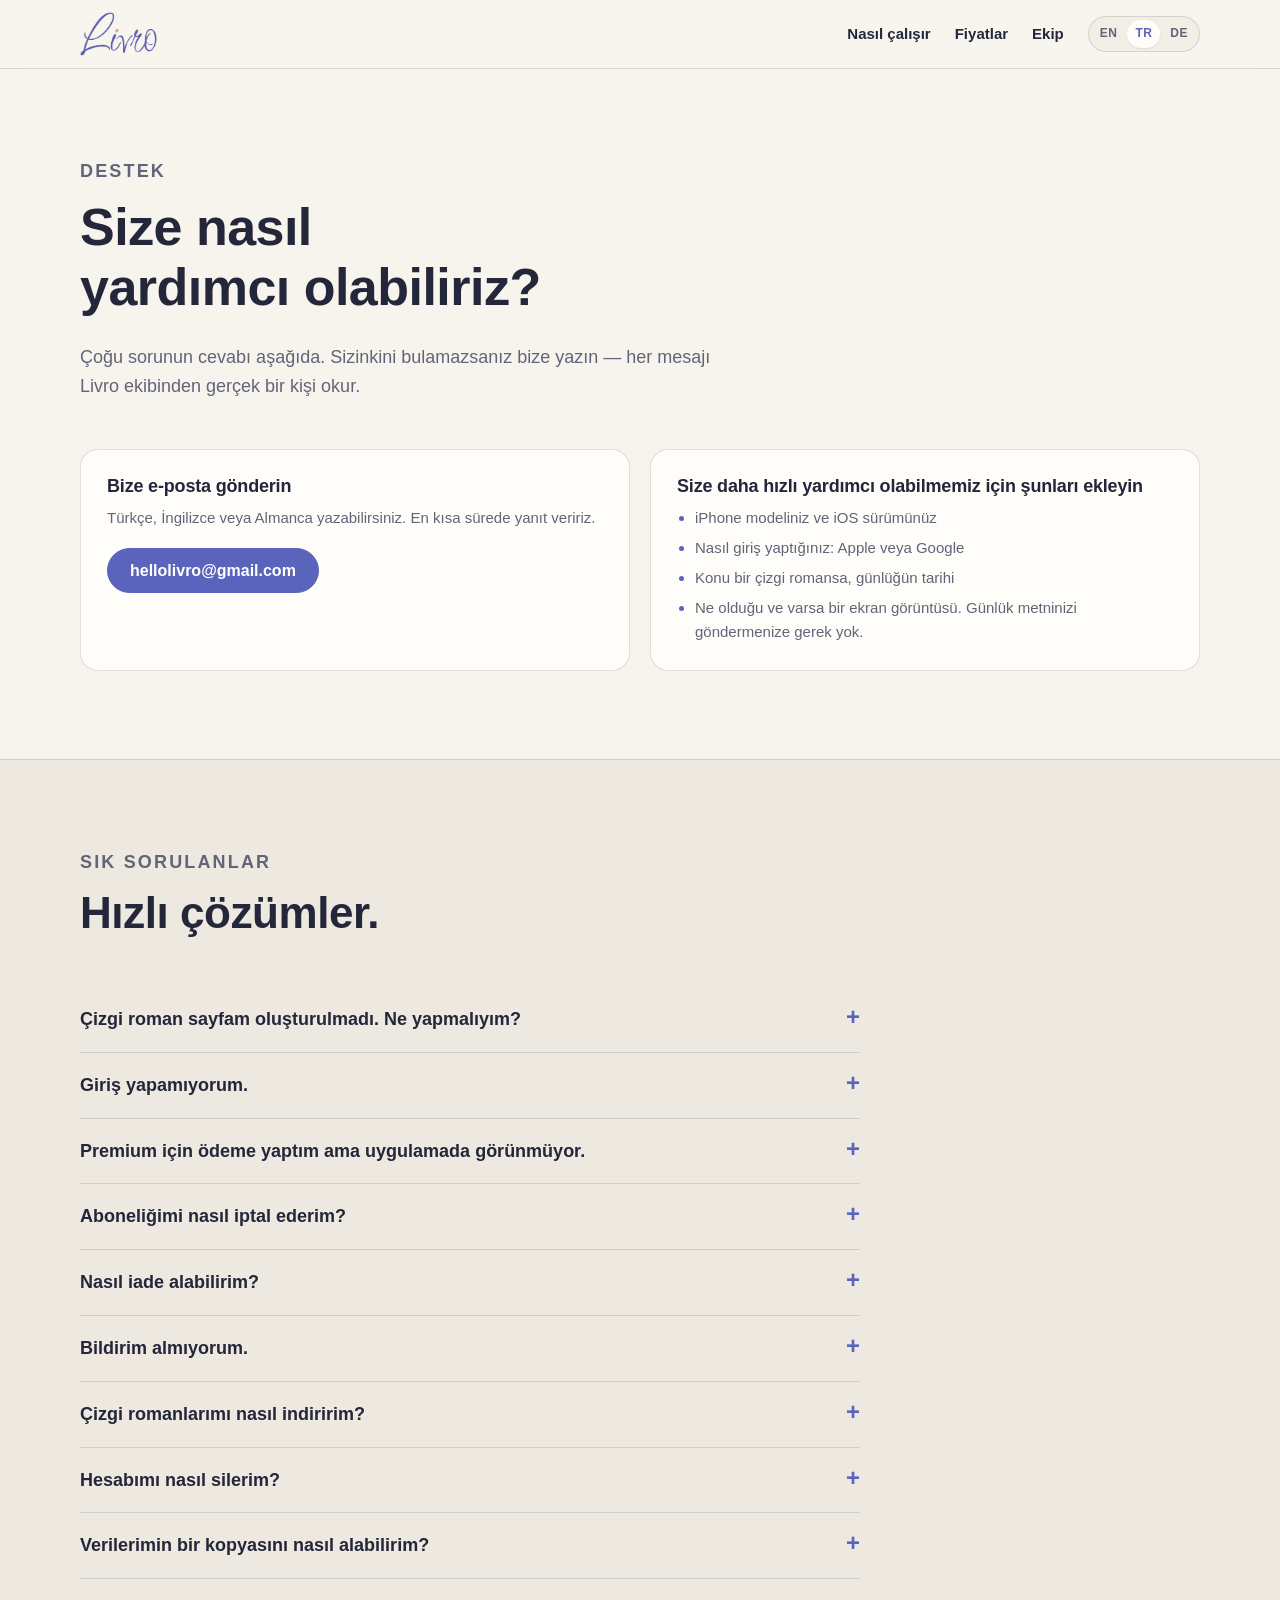
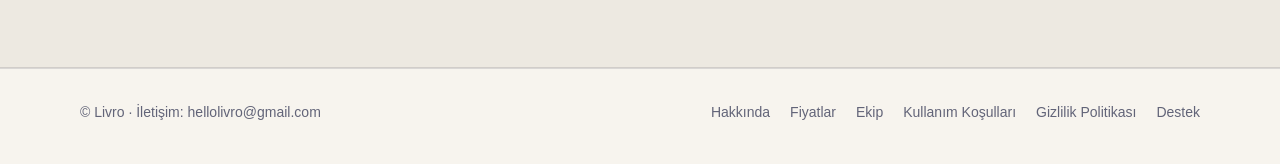
<file: tr/support.html>
<!doctype html>
<html lang="tr">
<head>
<meta charset="utf-8">
<meta name="viewport" content="width=device-width, initial-scale=1">
<title>Destek · Livro</title>
<meta name="description" content="Livro yardım sayfası: ekibe ulaşın; çizgi roman, giriş, abonelik ve hesap sorunlarına çözüm bulun.">
<link rel="alternate" hreflang="en" href="../support.html">
<link rel="alternate" hreflang="tr" href="../tr/support.html">
<link rel="alternate" hreflang="de" href="../de/support.html">
<link rel="alternate" hreflang="x-default" href="../support.html">
<link rel="icon" href="../assets/favicon.svg" type="image/svg+xml">
<link rel="stylesheet" href="../styles.css">
</head>
<body>
<!-- Generated by build.py from templates/support.html and locales/. Edit those, not this page. -->
<header class="site-header">
  <div class="wrap nav">
    <a class="brand" href="index.html" aria-label="Livro ana sayfa"><img src="../assets/livro-wordmark.png" alt="Livro" width="83" height="48"></a>
    <nav aria-label="Ana menü">
      <a href="index.html#how">Nasıl çalışır</a>
      <a href="index.html#pricing">Fiyatlar</a>
      <a href="index.html#team">Ekip</a>
      <span class="lang-switch" role="group" aria-label="Dil"><a href="../support.html" hreflang="en" lang="en" title="English" data-lang="en">EN</a><a href="../tr/support.html" hreflang="tr" lang="tr" title="Türkçe" data-lang="tr" aria-current="true">TR</a><a href="../de/support.html" hreflang="de" lang="de" title="Deutsch" data-lang="de">DE</a></span><script>document.querySelectorAll('.lang-switch a').forEach(a=>a.addEventListener('click',()=>{try{localStorage.setItem('livro-lang',a.dataset.lang)}catch(e){}}))</script>
    </nav>
  </div>
</header>
<main>
  <section id="contact">
    <div class="wrap">
      <div class="section-head">
        <p class="eyebrow">Destek</p>
        <h1>Size nasıl yardımcı olabiliriz?</h1>
        <p>Çoğu sorunun cevabı aşağıda. Sizinkini bulamazsanız bize yazın — her mesajı Livro ekibinden gerçek bir kişi okur.</p>
      </div>
      <div class="features two">
        <div class="feature">
          <h3>Bize e-posta gönderin</h3>
          <p>Türkçe, İngilizce veya Almanca yazabilirsiniz. En kısa sürede yanıt veririz.</p>
          <p class="support-email"><a class="btn btn-primary" href="mailto:hellolivro@gmail.com">hellolivro@gmail.com</a></p>
        </div>
        <div class="feature">
          <h3>Size daha hızlı yardımcı olabilmemiz için şunları ekleyin</h3>
          <ul class="support-list">
            <li>iPhone modeliniz ve iOS sürümünüz</li>
            <li>Nasıl giriş yaptığınız: Apple veya Google</li>
            <li>Konu bir çizgi romansa, günlüğün tarihi</li>
            <li>Ne olduğu ve varsa bir ekran görüntüsü. Günlük metninizi göndermenize gerek yok.</li>
          </ul>
        </div>
      </div>
    </div>
  </section>

  <section class="band" id="help">
    <div class="wrap">
      <div class="section-head">
        <p class="eyebrow">Sık sorulanlar</p>
        <h2>Hızlı çözümler.</h2>
      </div>
      <div class="faq">
        <details><summary>Çizgi roman sayfam oluşturulmadı. Ne yapmalıyım?</summary><p>Çizim başarısız olsa bile günlüğünüz her zaman kaydedilir. Uygulamada o günü açın ve <strong>Tekrar Dene</strong>'ye dokunun. Her gün için deneme sayısı sınırlıdır ve uygulama ne kadar süre daha deneyebileceğinizi gösterir. Tekrar deneme Premium'un bir parçasıdır. Sorun devam ederse günlüğün tarihiyle birlikte <a href="#contact">bize yazın</a>.</p></details>
        <details><summary>Giriş yapamıyorum.</summary><p>İnternet bağlantınızı kontrol edip tekrar deneyin. İlk seferde kullandığınız yöntemi — Apple veya Google — kullanın, çünkü günlüğünüz ve çizgi romanlarınız o hesaba aittir. Yine olmazsa <a href="#contact">bize yazın</a> ve hangi yöntemi kullandığınızı belirtin.</p></details>
        <details><summary>Premium için ödeme yaptım ama uygulamada görünmüyor.</summary><p><strong>Profil → Premium</strong>'a gidin ve <strong>Satın Alımları Geri Yükle</strong>'ye dokunun. iPhone'unuzda abone olurken kullandığınız Apple Kimliği ile giriş yapılmış olduğundan emin olun. Bu, yeni bir iPhone'a geçtikten sonra da işe yarar.</p></details>
        <!-- Same question and answer as the home page FAQ: one source, so they can't drift apart. -->
        <details><summary>Aboneliğimi nasıl iptal ederim?</summary><p>Uygulamada Profil → Premium'a (veya Ayarlar → Abonelik'e) gidin; Apple'ın abonelik sayfası açılır. Apple hesap ayarlarınızdan da iptal edebilirsiniz. Premium, ödemesini yaptığınız dönemin sonuna kadar etkin kalır.</p></details>
        <details><summary>Nasıl iade alabilirim?</summary><p>Abonelikler Apple tarafından satılır ve faturalandırılır; bu yüzden iadeleri Livro değil Apple yönetir. İade talebinizi <a href="https://reportaproblem.apple.com">reportaproblem.apple.com</a> adresinden iletebilirsiniz.</p></details>
        <details><summary>Bildirim almıyorum.</summary><p>Uygulamada <strong>Profil → Bildirimler</strong> altında bildirimlerin açık olduğunu kontrol edin. Ardından iPhone'unuzda <strong>Ayarlar → Bildirimler → Livro</strong>'yu açın ve <strong>Bildirimlere İzin Ver</strong>'in açık olduğundan emin olun.</p></details>
        <details><summary>Çizgi romanlarımı nasıl indiririm?</summary><p>Premium üyeler tek bir çizgi roman sayfasını ya da bütün bir ayı, bölüm kartından PDF bölüm olarak indirebilir. Bir ayın bölümü, ay bittikten sonra indirilebilir; çünkü o zamana kadar bölüme hâlâ sayfa ekleyebilirsiniz.</p></details>
        <details><summary>Hesabımı nasıl silerim?</summary><p><strong>Profil → Hesabı Sil</strong>'e gidin. Bu işlem günlüğünüzü, çizgi romanlarınızı ve karakterinizi kalıcı olarak siler ve geri alınamaz; saklamak istediklerinizi önce indirin. Hesabınızı silmek aboneliğinizi iptal etmez; aboneliği Apple hesap ayarlarınızdan iptal edin.</p></details>
        <details><summary>Verilerimin bir kopyasını nasıl alabilirim?</summary><p><a href="#contact">Bize e-posta gönderin</a>; günlük metniniz dahil, hakkınızda tuttuğumuz kişisel verilerin bir kopyasını size gönderelim. Neleri neden sakladığımızı <a href="privacy.html">Gizlilik Politikası</a> açıklar.</p></details>
      </div>
    </div>
  </section>
</main>
<footer class="site-footer">
  <div class="wrap footer-row">
    <span>© Livro · İletişim: <a href="mailto:hellolivro@gmail.com">hellolivro@gmail.com</a></span>
    <nav aria-label="Alt bilgi">
      <a href="index.html#about">Hakkında</a>
      <a href="index.html#pricing">Fiyatlar</a>
      <a href="index.html#team">Ekip</a>
      <a href="terms.html">Kullanım Koşulları</a>
      <a href="privacy.html">Gizlilik Politikası</a>
      <a href="support.html">Destek</a>
    </nav>
  </div>
</footer>
</body>
</html>
</file>
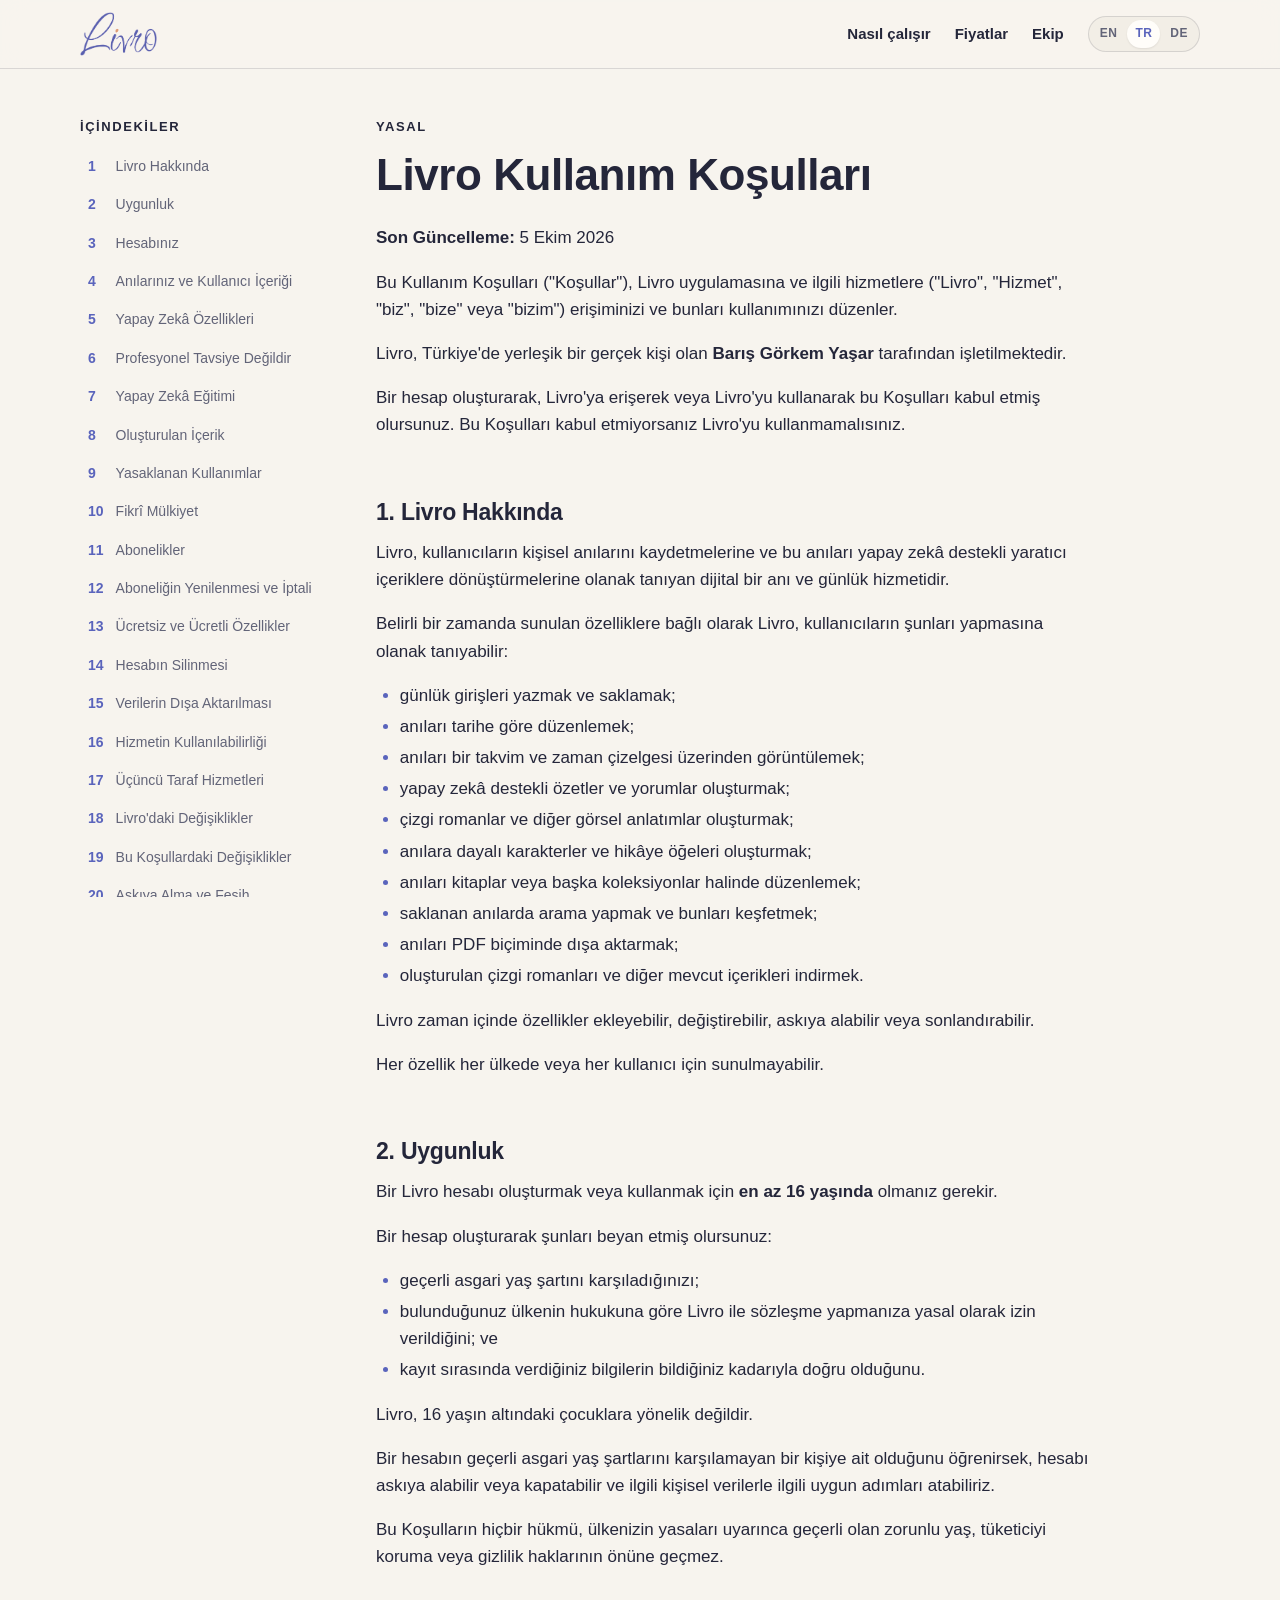
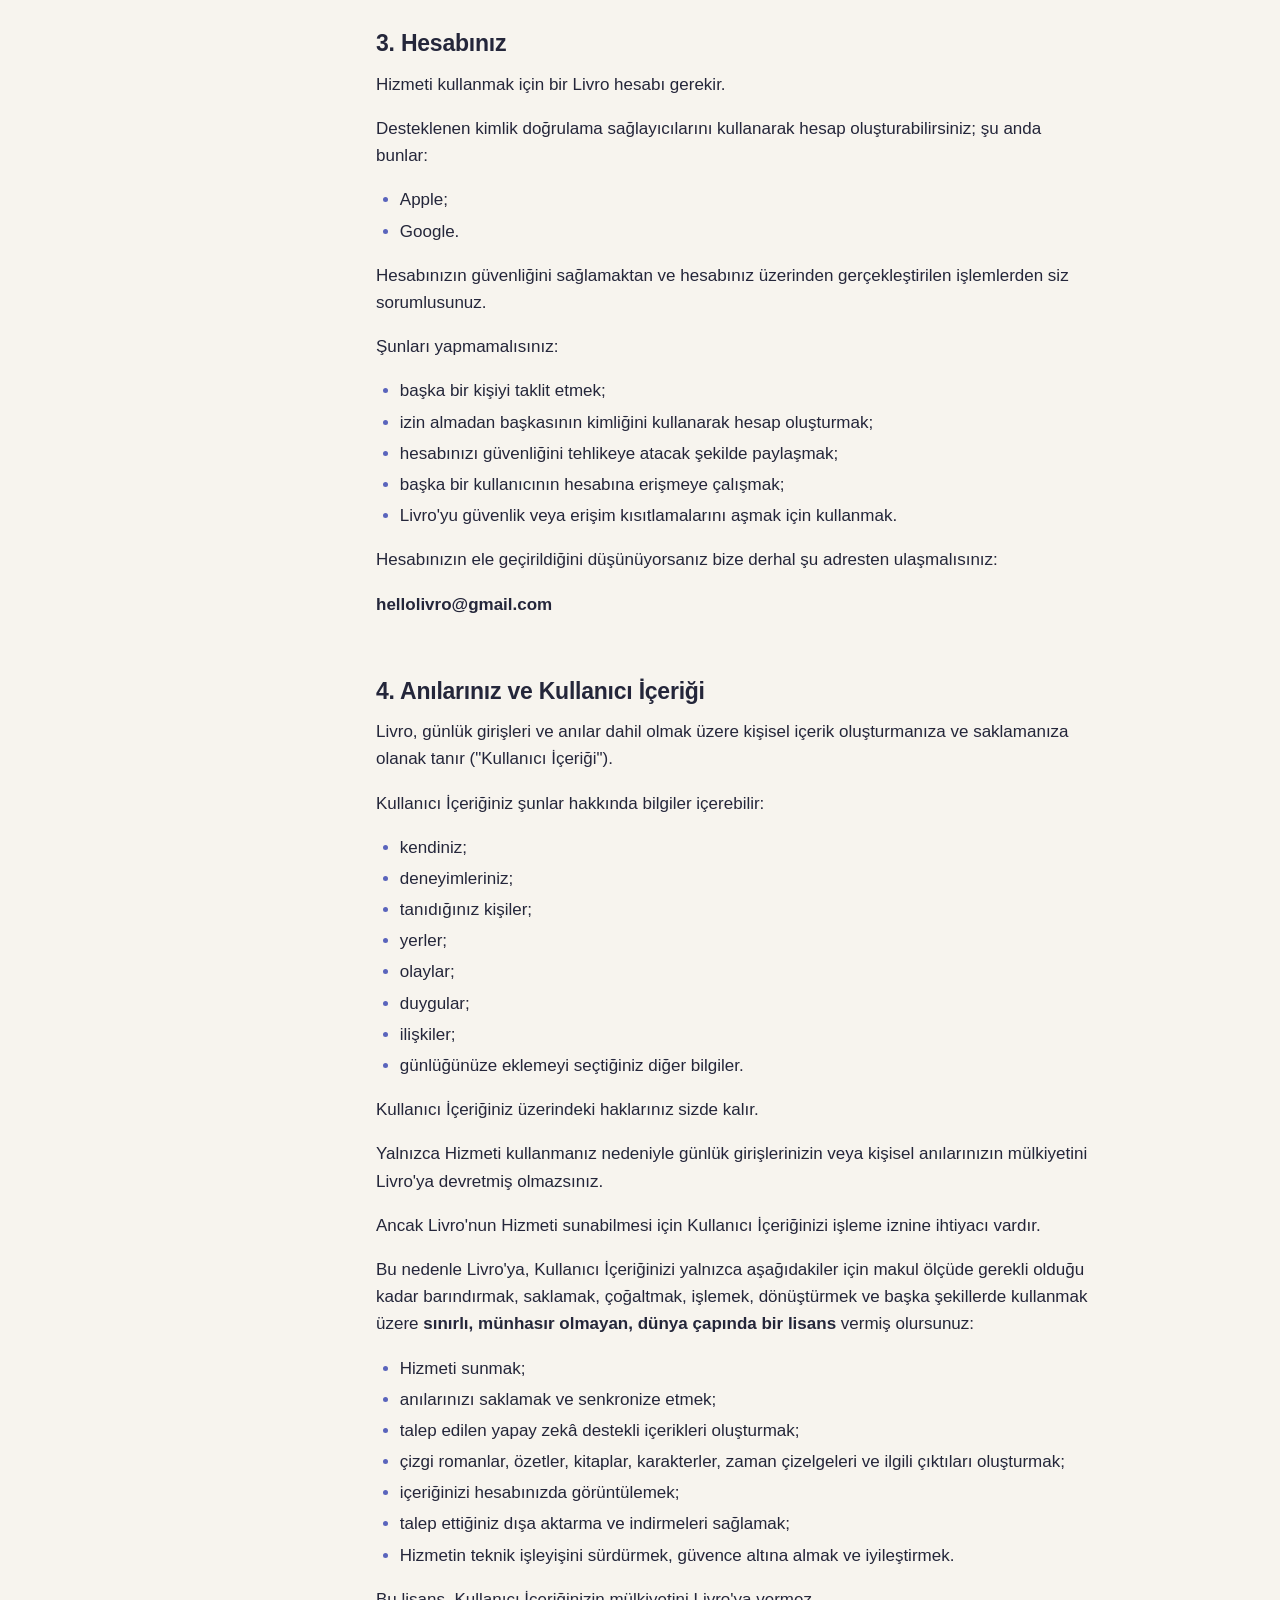
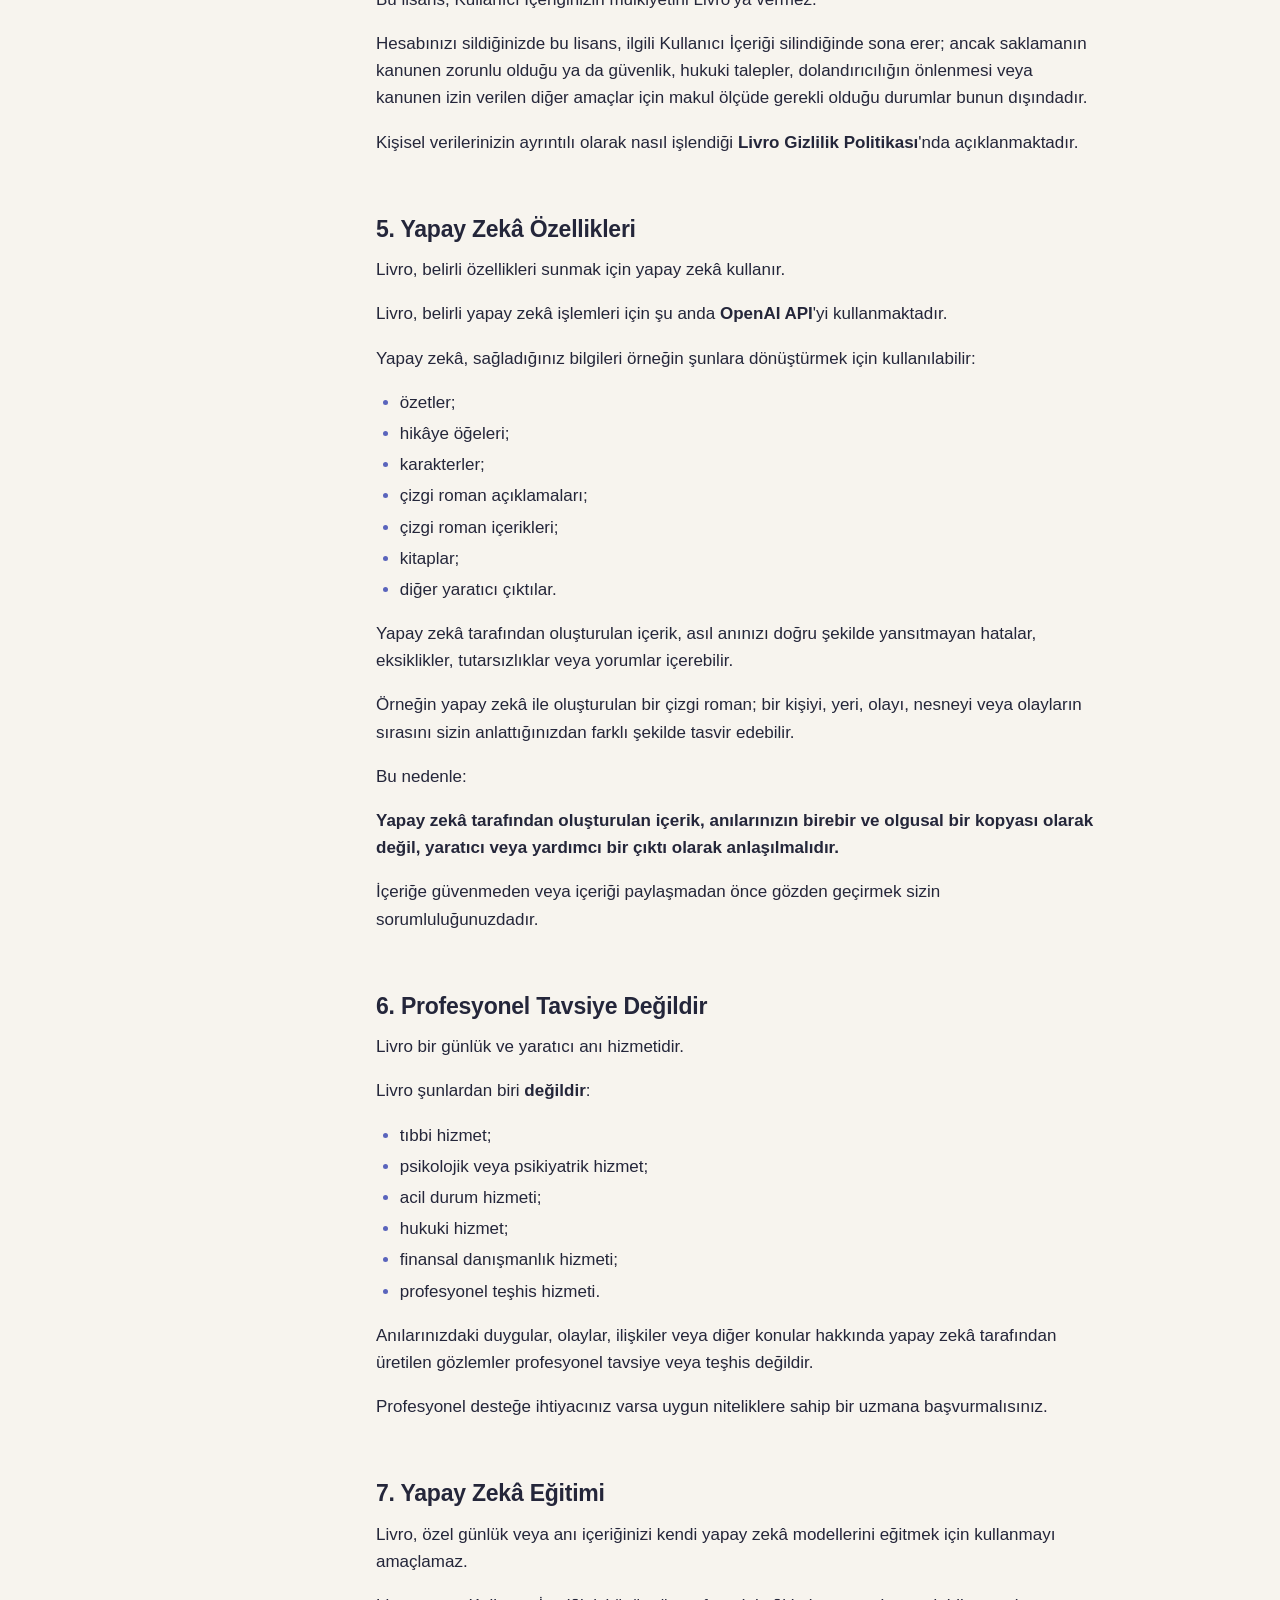
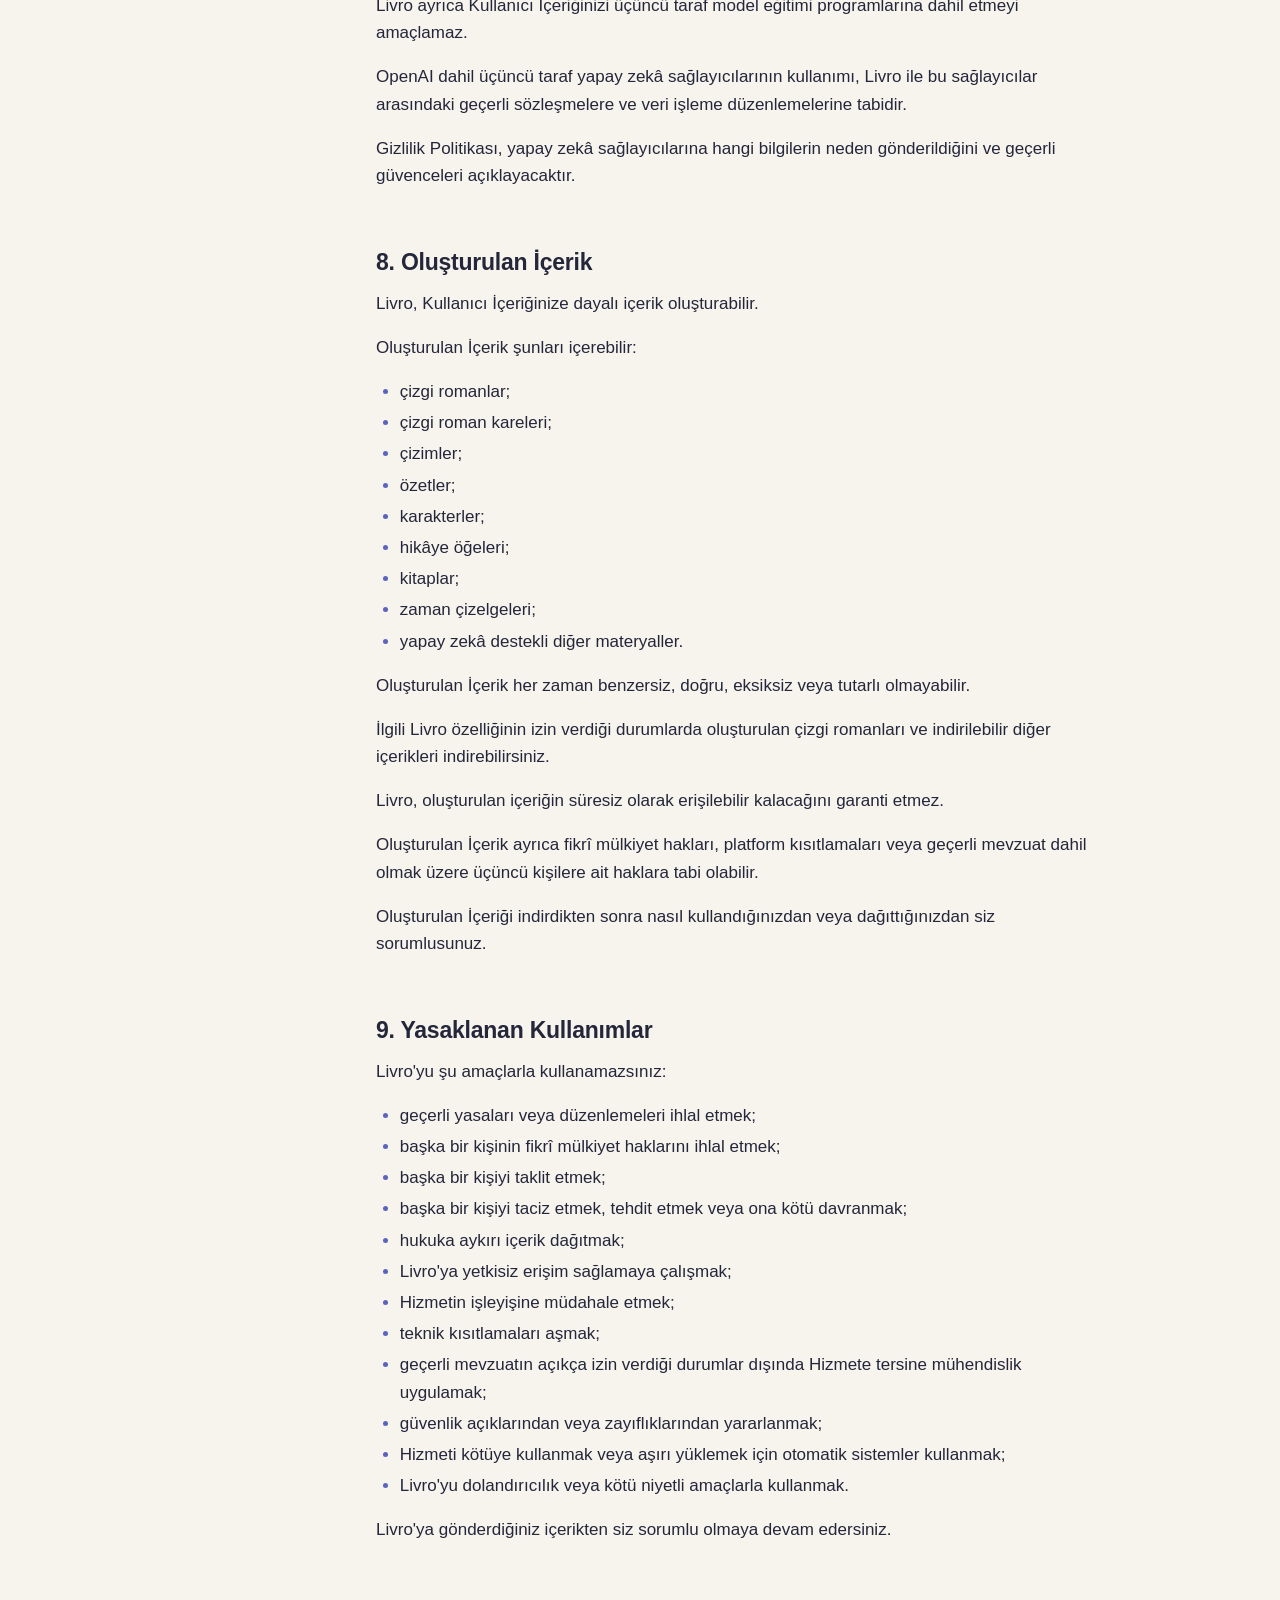
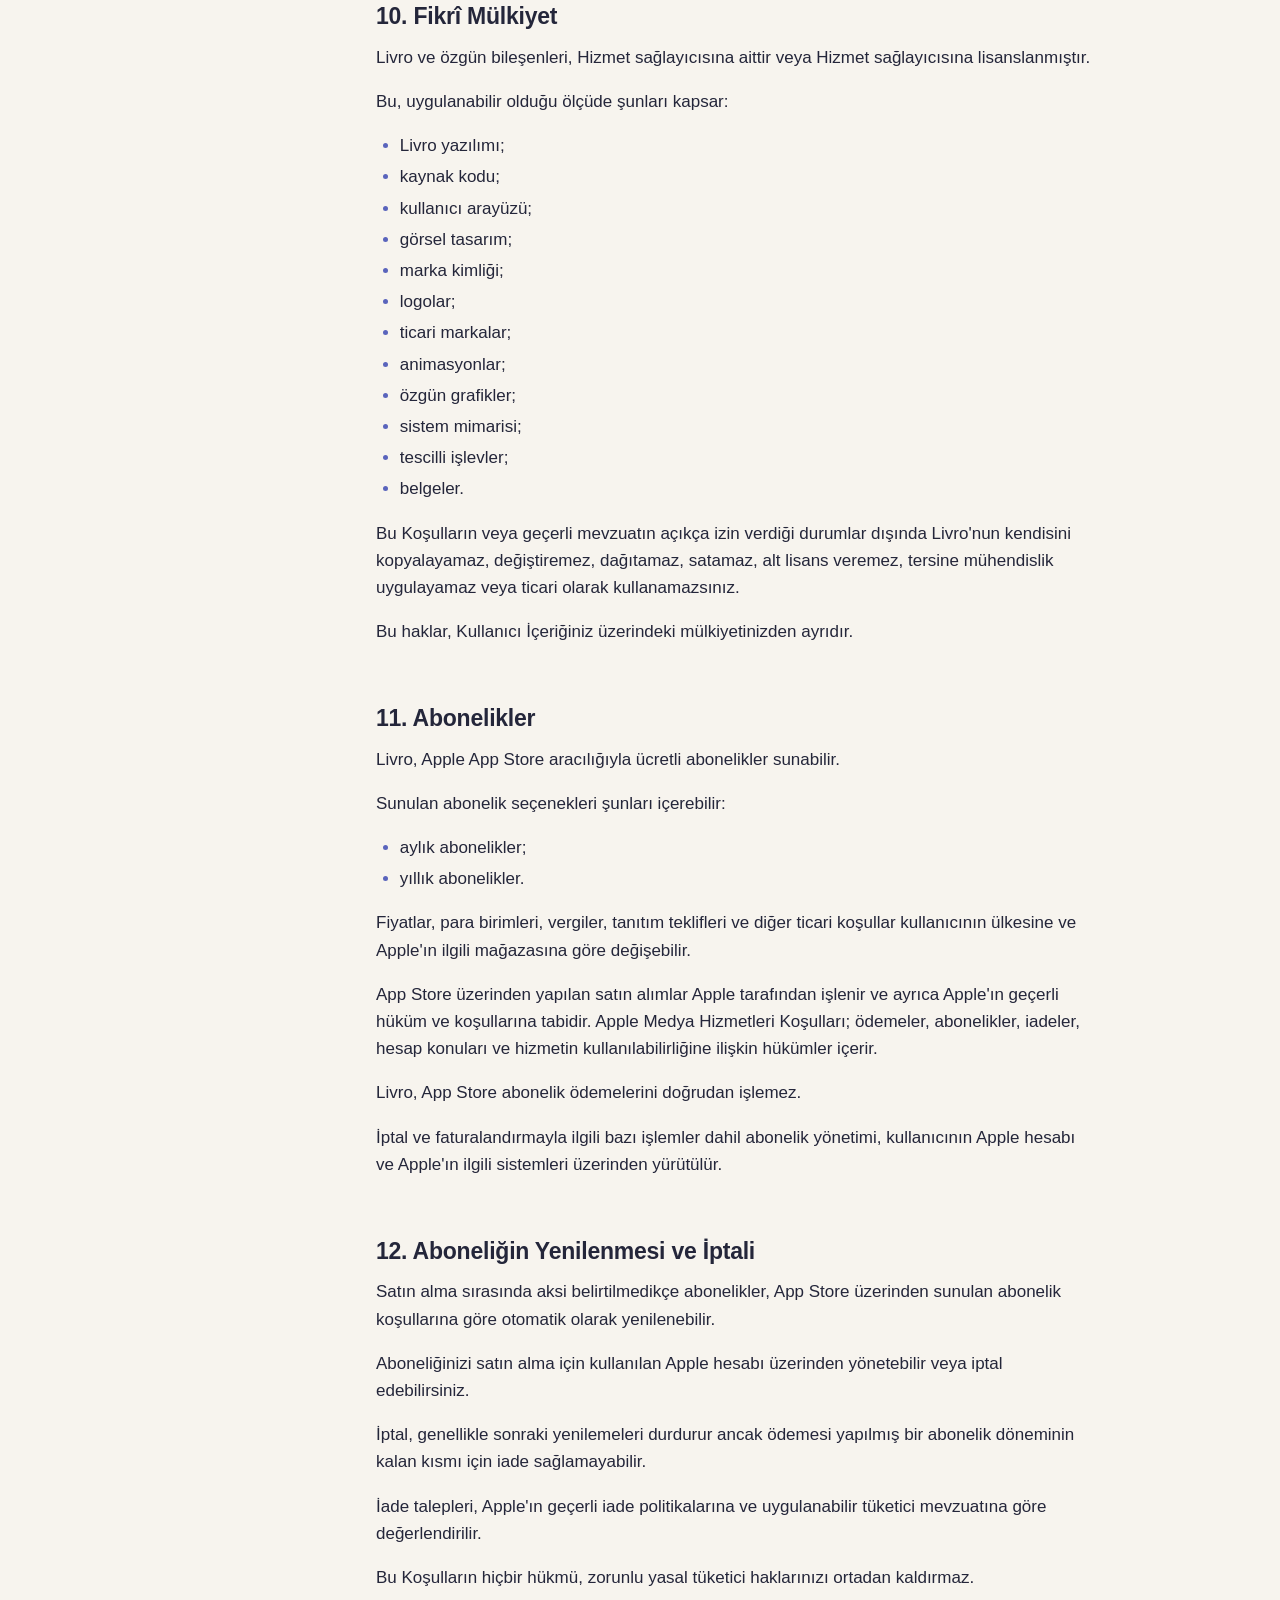
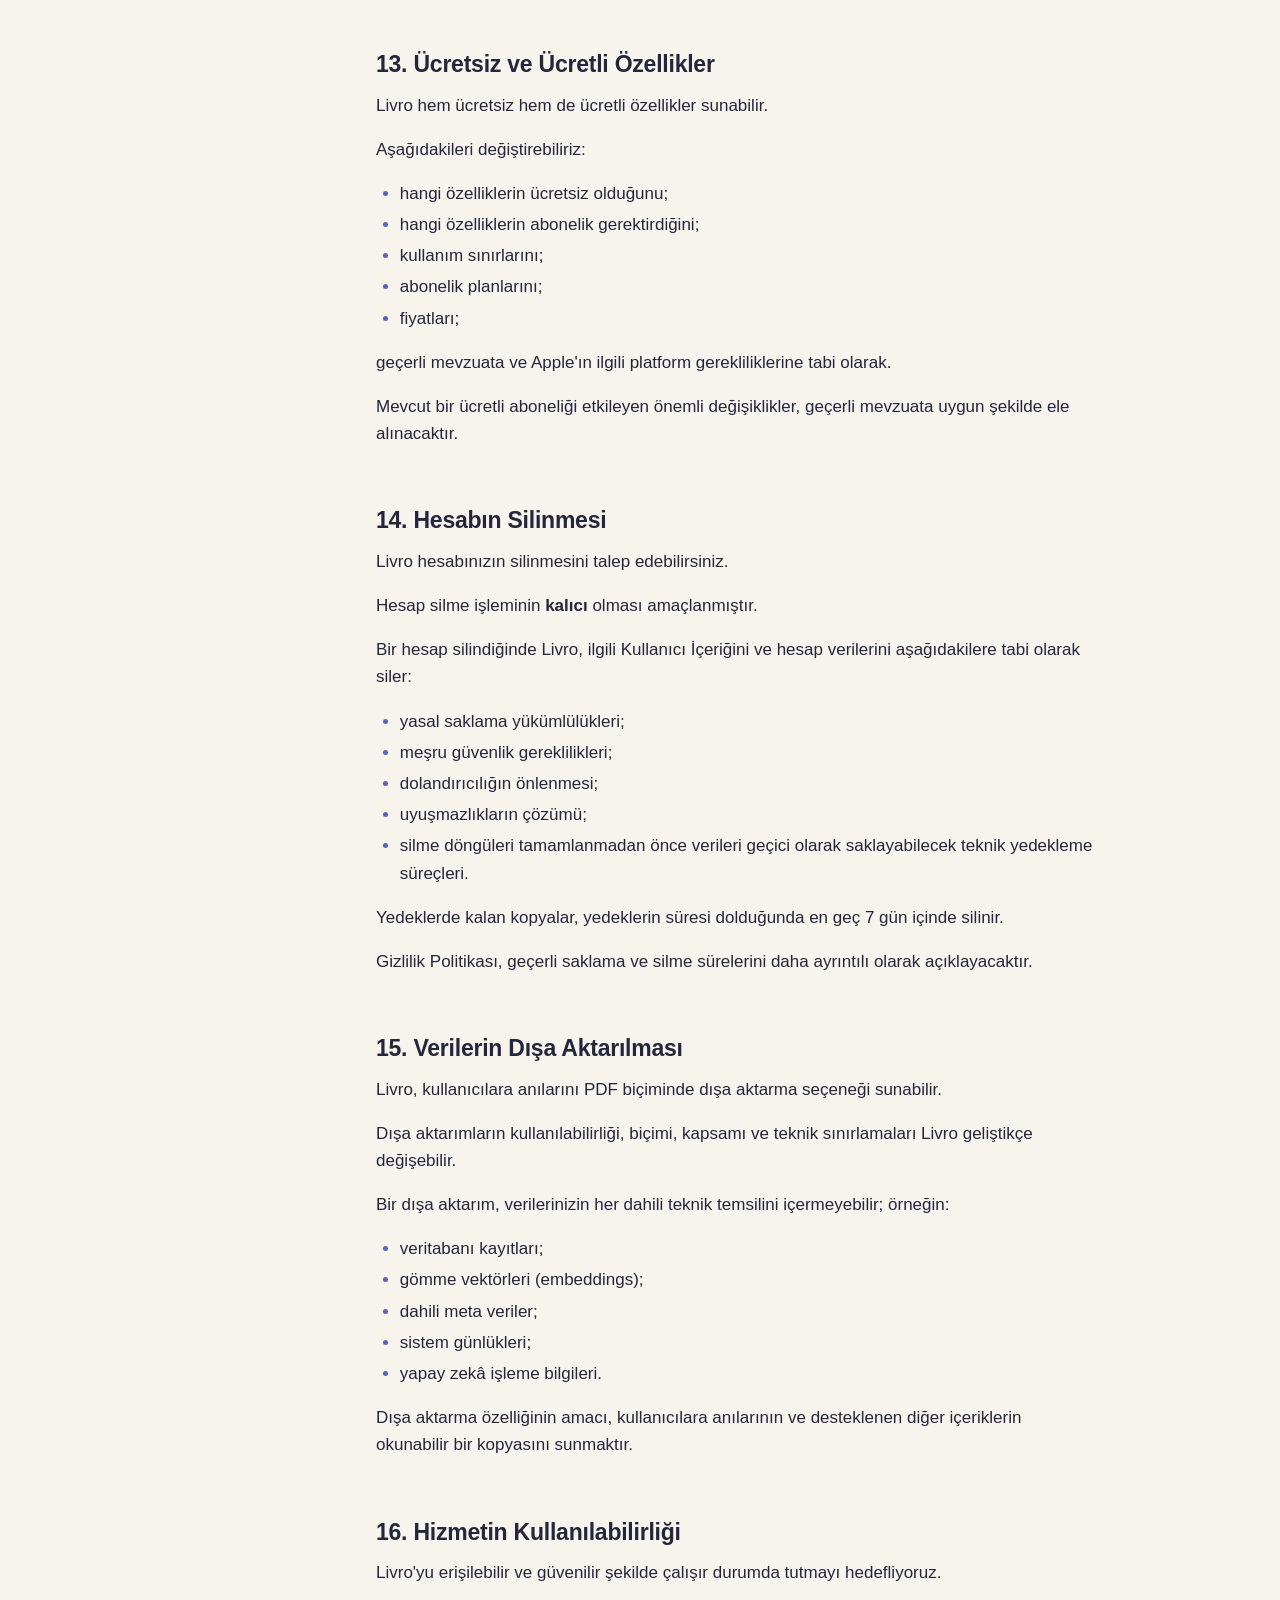
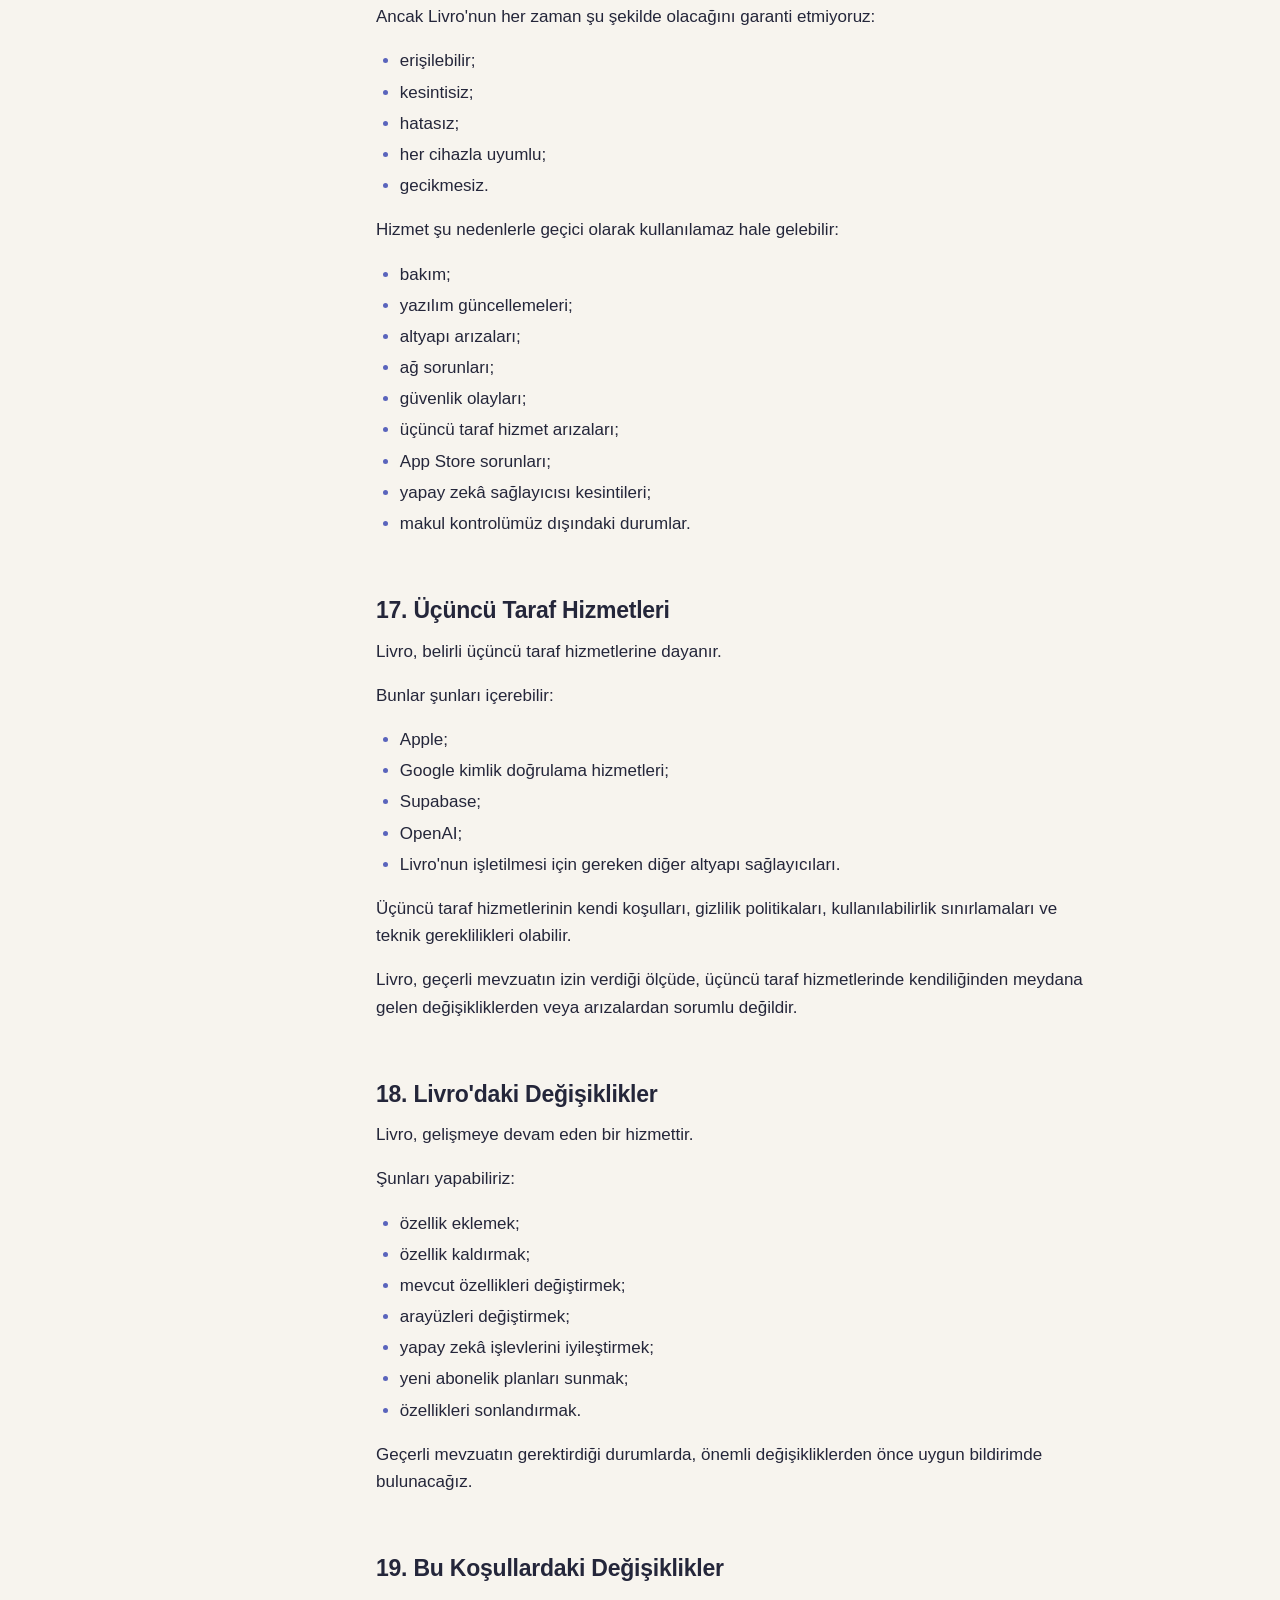
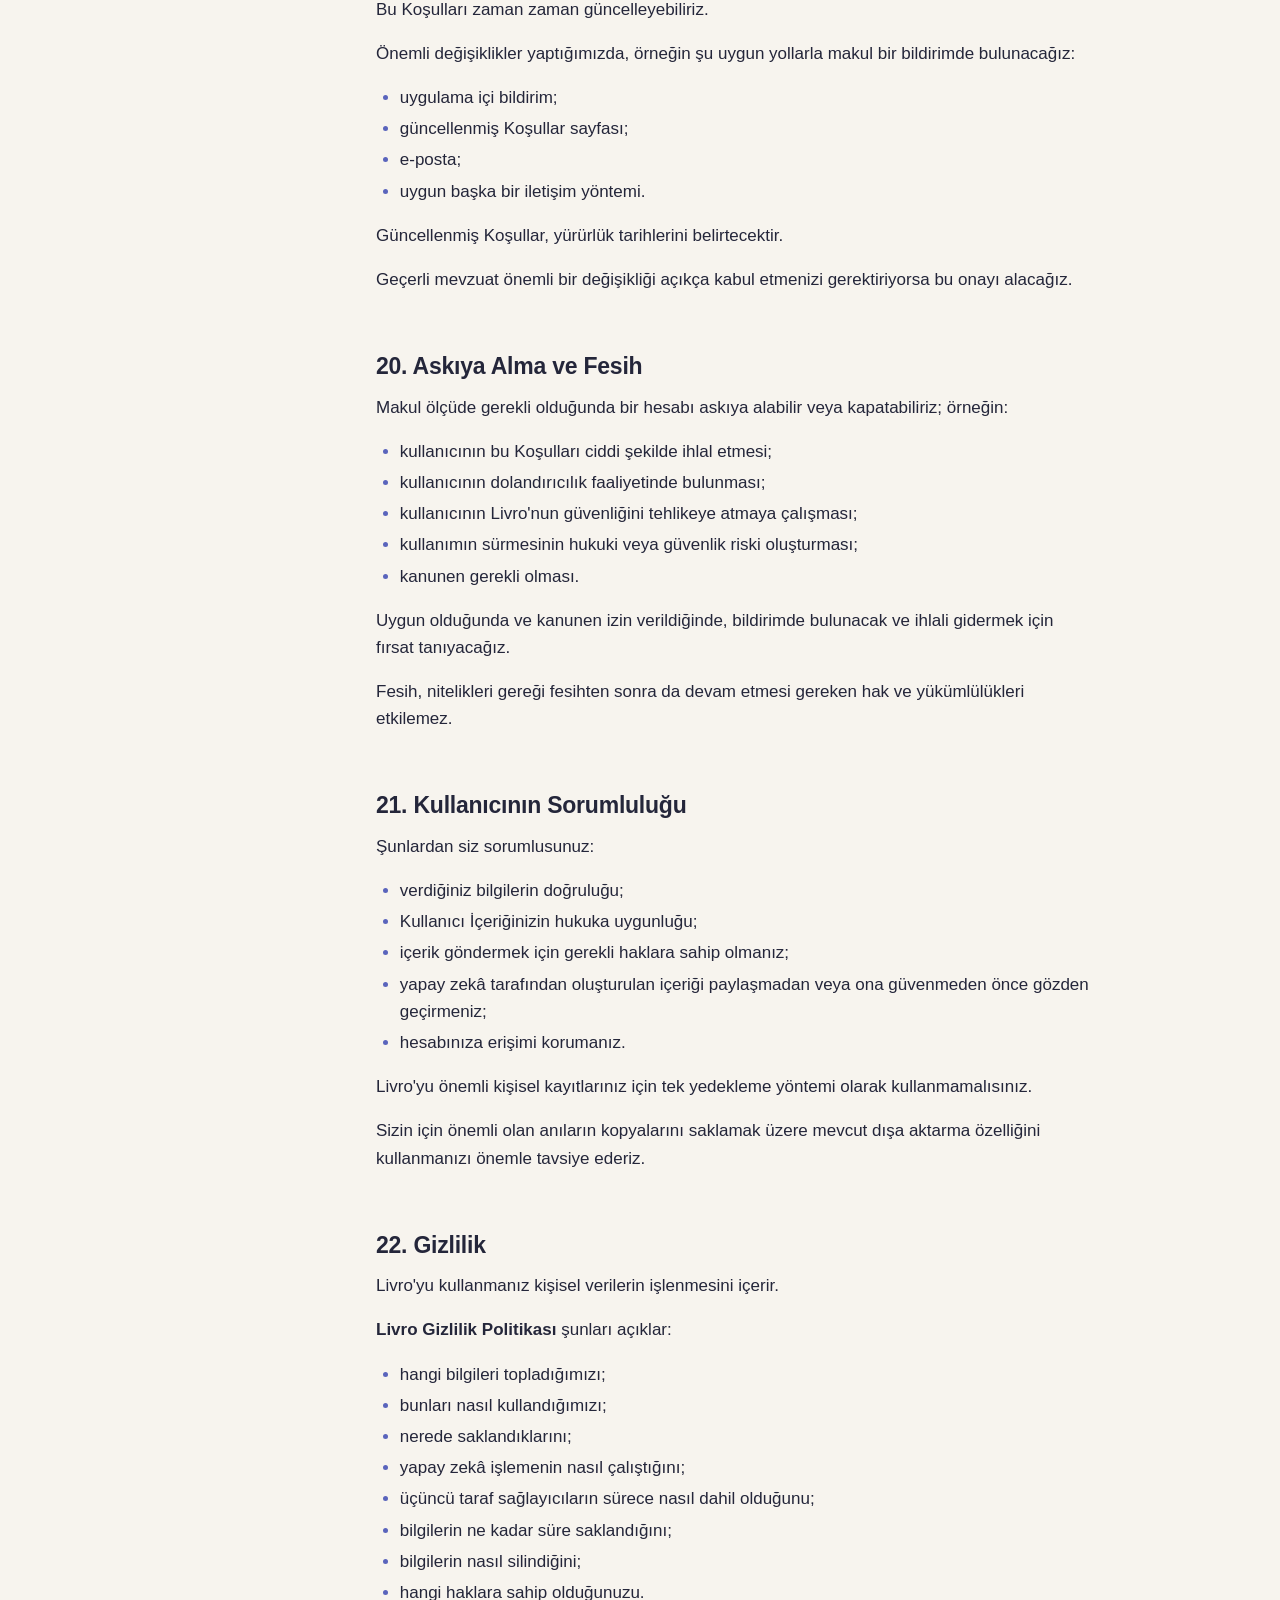
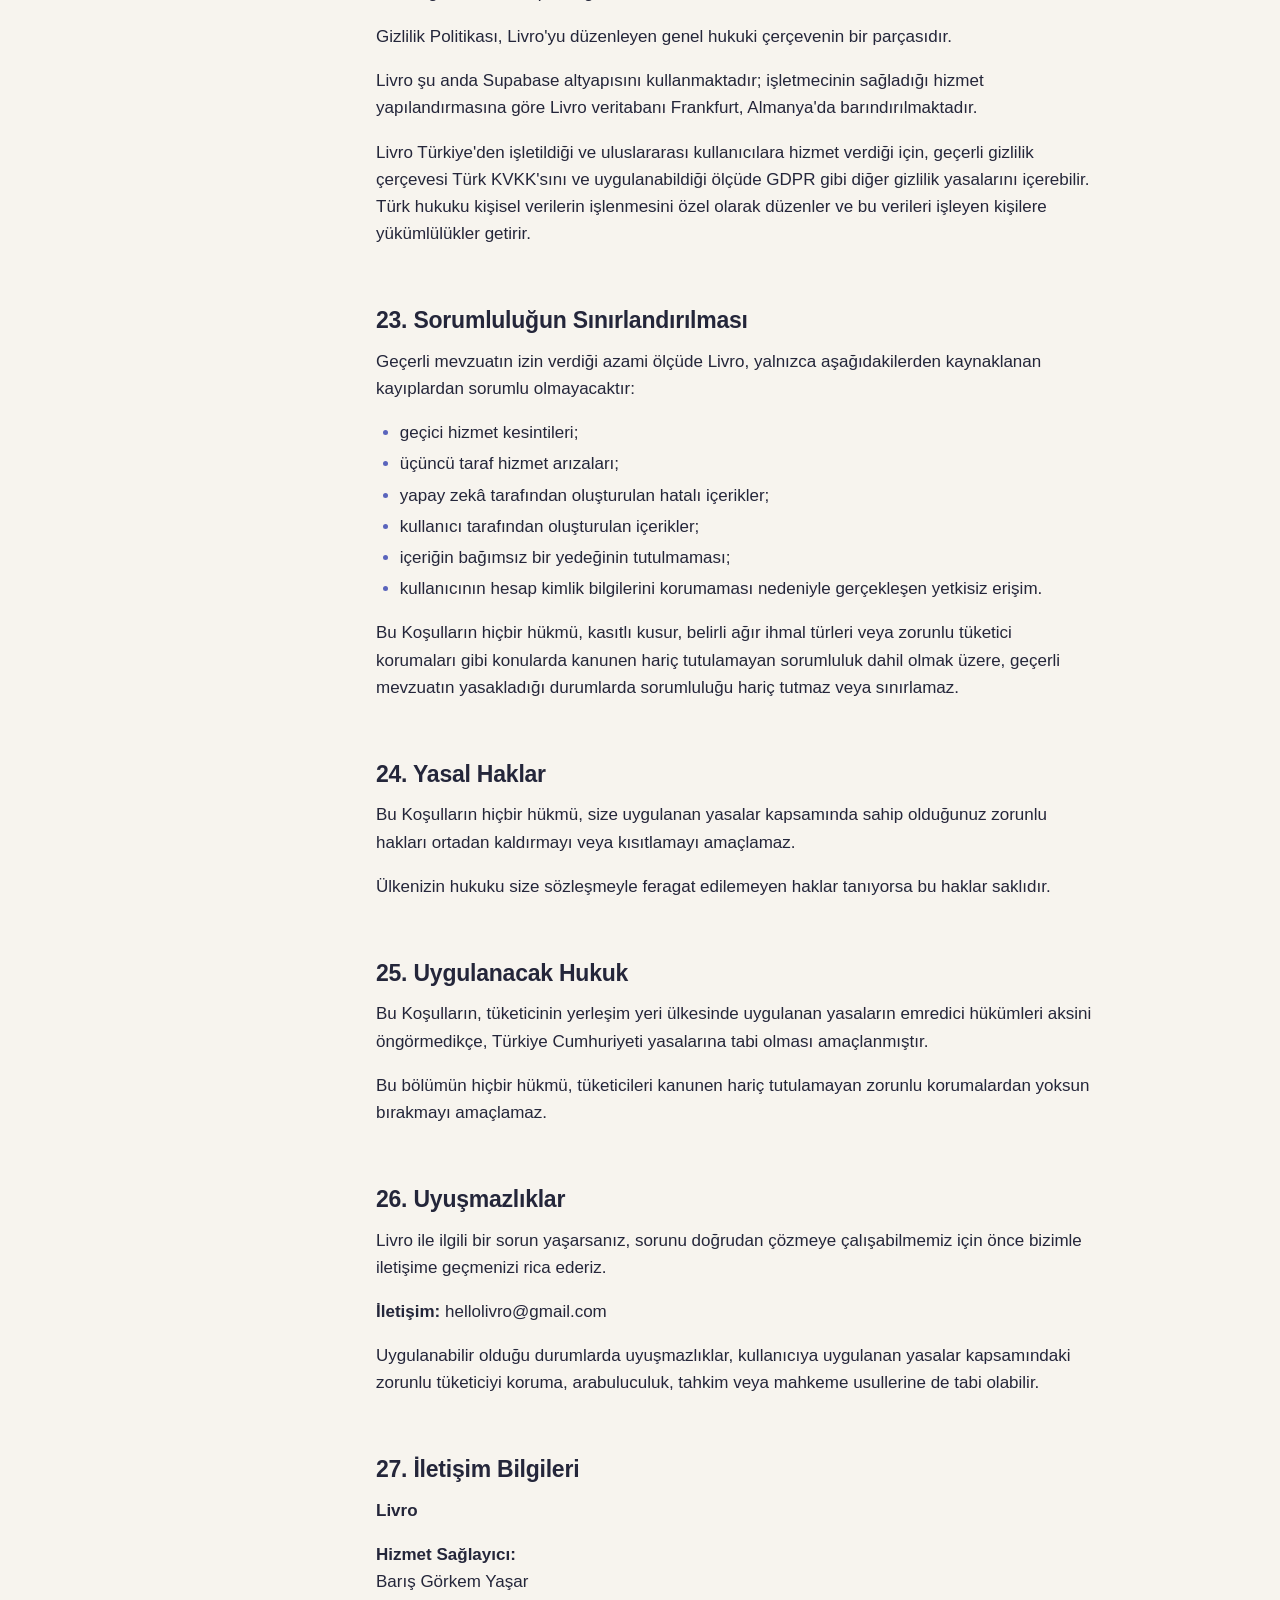
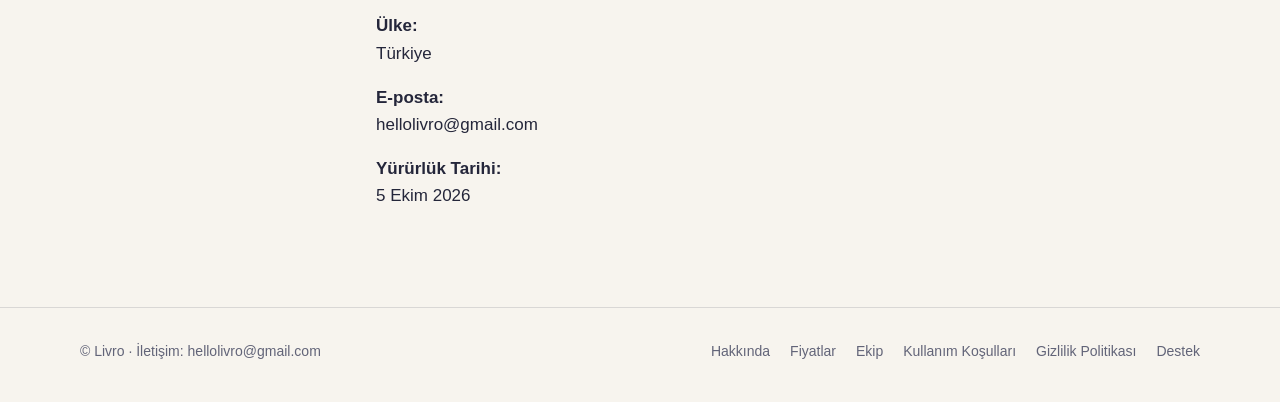
<file: tr/terms.html>
<!doctype html>
<html lang="tr">
<head>
<meta charset="utf-8">
<meta name="viewport" content="width=device-width, initial-scale=1">
<title>Kullanım Koşulları · Livro</title>
<meta name="description" content="Livro · Kullanım Koşulları">
<link rel="alternate" hreflang="en" href="../terms.html">
<link rel="alternate" hreflang="tr" href="../tr/terms.html">
<link rel="alternate" hreflang="de" href="../de/terms.html">
<link rel="alternate" hreflang="x-default" href="../terms.html">
<link rel="icon" href="../assets/favicon.svg" type="image/svg+xml">
<link rel="stylesheet" href="../styles.css">
</head>
<body class="legal-page">
<!-- Generated by build.py from legal/tr/TermsOfService.docx. Edit the Word file, not this page. -->
<header class="site-header">
  <div class="wrap nav">
    <a class="brand" href="index.html" aria-label="Livro ana sayfa"><img src="../assets/livro-wordmark.png" alt="Livro" width="83" height="48"></a>
    <nav aria-label="Ana menü">
      <a href="index.html#how">Nasıl çalışır</a>
      <a href="index.html#pricing">Fiyatlar</a>
      <a href="index.html#team">Ekip</a>
      <span class="lang-switch" role="group" aria-label="Dil"><a href="../terms.html" hreflang="en" lang="en" title="English" data-lang="en">EN</a><a href="../tr/terms.html" hreflang="tr" lang="tr" title="Türkçe" data-lang="tr" aria-current="true">TR</a><a href="../de/terms.html" hreflang="de" lang="de" title="Deutsch" data-lang="de">DE</a></span><script>document.querySelectorAll('.lang-switch a').forEach(a=>a.addEventListener('click',()=>{try{localStorage.setItem('livro-lang',a.dataset.lang)}catch(e){}}))</script>
    </nav>
  </div>
</header>
<main class="wrap legal">
  <aside class="toc" aria-label="İçindekiler">
    <p class="eyebrow">İçindekiler</p>
    <ol>
      <li><a href="#section-1">Livro Hakkında</a></li>
      <li><a href="#section-2">Uygunluk</a></li>
      <li><a href="#section-3">Hesabınız</a></li>
      <li><a href="#section-4">Anılarınız ve Kullanıcı İçeriği</a></li>
      <li><a href="#section-5">Yapay Zekâ Özellikleri</a></li>
      <li><a href="#section-6">Profesyonel Tavsiye Değildir</a></li>
      <li><a href="#section-7">Yapay Zekâ Eğitimi</a></li>
      <li><a href="#section-8">Oluşturulan İçerik</a></li>
      <li><a href="#section-9">Yasaklanan Kullanımlar</a></li>
      <li><a href="#section-10">Fikrî Mülkiyet</a></li>
      <li><a href="#section-11">Abonelikler</a></li>
      <li><a href="#section-12">Aboneliğin Yenilenmesi ve İptali</a></li>
      <li><a href="#section-13">Ücretsiz ve Ücretli Özellikler</a></li>
      <li><a href="#section-14">Hesabın Silinmesi</a></li>
      <li><a href="#section-15">Verilerin Dışa Aktarılması</a></li>
      <li><a href="#section-16">Hizmetin Kullanılabilirliği</a></li>
      <li><a href="#section-17">Üçüncü Taraf Hizmetleri</a></li>
      <li><a href="#section-18">Livro&#x27;daki Değişiklikler</a></li>
      <li><a href="#section-19">Bu Koşullardaki Değişiklikler</a></li>
      <li><a href="#section-20">Askıya Alma ve Fesih</a></li>
      <li><a href="#section-21">Kullanıcının Sorumluluğu</a></li>
      <li><a href="#section-22">Gizlilik</a></li>
      <li><a href="#section-23">Sorumluluğun Sınırlandırılması</a></li>
      <li><a href="#section-24">Yasal Haklar</a></li>
      <li><a href="#section-25">Uygulanacak Hukuk</a></li>
      <li><a href="#section-26">Uyuşmazlıklar</a></li>
      <li><a href="#section-27">İletişim Bilgileri</a></li>
    </ol>
  </aside>
  <article>
    <p class="eyebrow">Yasal</p>
    <h1>Livro Kullanım Koşulları</h1>
    <p><strong>Son Güncelleme:</strong> 5 Ekim 2026</p>
    <p>Bu Kullanım Koşulları (&quot;Koşullar&quot;), Livro uygulamasına ve ilgili hizmetlere (&quot;Livro&quot;, &quot;Hizmet&quot;, &quot;biz&quot;, &quot;bize&quot; veya &quot;bizim&quot;) erişiminizi ve bunları kullanımınızı düzenler.</p>
    <p>Livro, Türkiye&#x27;de yerleşik bir gerçek kişi olan <strong>Barış Görkem Yaşar</strong> tarafından işletilmektedir.</p>
    <p>Bir hesap oluşturarak, Livro&#x27;ya erişerek veya Livro&#x27;yu kullanarak bu Koşulları kabul etmiş olursunuz. Bu Koşulları kabul etmiyorsanız Livro&#x27;yu kullanmamalısınız.</p>
    <h2 id="section-1">1. Livro Hakkında</h2>
    <p>Livro, kullanıcıların kişisel anılarını kaydetmelerine ve bu anıları yapay zekâ destekli yaratıcı içeriklere dönüştürmelerine olanak tanıyan dijital bir anı ve günlük hizmetidir.</p>
    <p>Belirli bir zamanda sunulan özelliklere bağlı olarak Livro, kullanıcıların şunları yapmasına olanak tanıyabilir:</p>
    <ul>
    <li>günlük girişleri yazmak ve saklamak;</li>
    <li>anıları tarihe göre düzenlemek;</li>
    <li>anıları bir takvim ve zaman çizelgesi üzerinden görüntülemek;</li>
    <li>yapay zekâ destekli özetler ve yorumlar oluşturmak;</li>
    <li>çizgi romanlar ve diğer görsel anlatımlar oluşturmak;</li>
    <li>anılara dayalı karakterler ve hikâye öğeleri oluşturmak;</li>
    <li>anıları kitaplar veya başka koleksiyonlar halinde düzenlemek;</li>
    <li>saklanan anılarda arama yapmak ve bunları keşfetmek;</li>
    <li>anıları PDF biçiminde dışa aktarmak;</li>
    <li>oluşturulan çizgi romanları ve diğer mevcut içerikleri indirmek.</li>
    </ul>
    <p>Livro zaman içinde özellikler ekleyebilir, değiştirebilir, askıya alabilir veya sonlandırabilir.</p>
    <p>Her özellik her ülkede veya her kullanıcı için sunulmayabilir.</p>
    <h2 id="section-2">2. Uygunluk</h2>
    <p>Bir Livro hesabı oluşturmak veya kullanmak için <strong>en az 16 yaşında</strong> olmanız gerekir.</p>
    <p>Bir hesap oluşturarak şunları beyan etmiş olursunuz:</p>
    <ul>
    <li>geçerli asgari yaş şartını karşıladığınızı;</li>
    <li>bulunduğunuz ülkenin hukukuna göre Livro ile sözleşme yapmanıza yasal olarak izin verildiğini; ve</li>
    <li>kayıt sırasında verdiğiniz bilgilerin bildiğiniz kadarıyla doğru olduğunu.</li>
    </ul>
    <p>Livro, 16 yaşın altındaki çocuklara yönelik değildir.</p>
    <p>Bir hesabın geçerli asgari yaş şartlarını karşılamayan bir kişiye ait olduğunu öğrenirsek, hesabı askıya alabilir veya kapatabilir ve ilgili kişisel verilerle ilgili uygun adımları atabiliriz.</p>
    <p>Bu Koşulların hiçbir hükmü, ülkenizin yasaları uyarınca geçerli olan zorunlu yaş, tüketiciyi koruma veya gizlilik haklarının önüne geçmez.</p>
    <h2 id="section-3">3. Hesabınız</h2>
    <p>Hizmeti kullanmak için bir Livro hesabı gerekir.</p>
    <p>Desteklenen kimlik doğrulama sağlayıcılarını kullanarak hesap oluşturabilirsiniz; şu anda bunlar:</p>
    <ul>
    <li>Apple;</li>
    <li>Google.</li>
    </ul>
    <p>Hesabınızın güvenliğini sağlamaktan ve hesabınız üzerinden gerçekleştirilen işlemlerden siz sorumlusunuz.</p>
    <p>Şunları yapmamalısınız:</p>
    <ul>
    <li>başka bir kişiyi taklit etmek;</li>
    <li>izin almadan başkasının kimliğini kullanarak hesap oluşturmak;</li>
    <li>hesabınızı güvenliğini tehlikeye atacak şekilde paylaşmak;</li>
    <li>başka bir kullanıcının hesabına erişmeye çalışmak;</li>
    <li>Livro&#x27;yu güvenlik veya erişim kısıtlamalarını aşmak için kullanmak.</li>
    </ul>
    <p>Hesabınızın ele geçirildiğini düşünüyorsanız bize derhal şu adresten ulaşmalısınız:</p>
    <p><strong>hellolivro@gmail.com</strong></p>
    <h2 id="section-4">4. Anılarınız ve Kullanıcı İçeriği</h2>
    <p>Livro, günlük girişleri ve anılar dahil olmak üzere kişisel içerik oluşturmanıza ve saklamanıza olanak tanır (&quot;Kullanıcı İçeriği&quot;).</p>
    <p>Kullanıcı İçeriğiniz şunlar hakkında bilgiler içerebilir:</p>
    <ul>
    <li>kendiniz;</li>
    <li>deneyimleriniz;</li>
    <li>tanıdığınız kişiler;</li>
    <li>yerler;</li>
    <li>olaylar;</li>
    <li>duygular;</li>
    <li>ilişkiler;</li>
    <li>günlüğünüze eklemeyi seçtiğiniz diğer bilgiler.</li>
    </ul>
    <p>Kullanıcı İçeriğiniz üzerindeki haklarınız sizde kalır.</p>
    <p>Yalnızca Hizmeti kullanmanız nedeniyle günlük girişlerinizin veya kişisel anılarınızın mülkiyetini Livro&#x27;ya devretmiş olmazsınız.</p>
    <p>Ancak Livro&#x27;nun Hizmeti sunabilmesi için Kullanıcı İçeriğinizi işleme iznine ihtiyacı vardır.</p>
    <p>Bu nedenle Livro&#x27;ya, Kullanıcı İçeriğinizi yalnızca aşağıdakiler için makul ölçüde gerekli olduğu kadar barındırmak, saklamak, çoğaltmak, işlemek, dönüştürmek ve başka şekillerde kullanmak üzere <strong>sınırlı, münhasır olmayan, dünya çapında bir lisans</strong> vermiş olursunuz:</p>
    <ul>
    <li>Hizmeti sunmak;</li>
    <li>anılarınızı saklamak ve senkronize etmek;</li>
    <li>talep edilen yapay zekâ destekli içerikleri oluşturmak;</li>
    <li>çizgi romanlar, özetler, kitaplar, karakterler, zaman çizelgeleri ve ilgili çıktıları oluşturmak;</li>
    <li>içeriğinizi hesabınızda görüntülemek;</li>
    <li>talep ettiğiniz dışa aktarma ve indirmeleri sağlamak;</li>
    <li>Hizmetin teknik işleyişini sürdürmek, güvence altına almak ve iyileştirmek.</li>
    </ul>
    <p>Bu lisans, Kullanıcı İçeriğinizin mülkiyetini Livro&#x27;ya vermez.</p>
    <p>Hesabınızı sildiğinizde bu lisans, ilgili Kullanıcı İçeriği silindiğinde sona erer; ancak saklamanın kanunen zorunlu olduğu ya da güvenlik, hukuki talepler, dolandırıcılığın önlenmesi veya kanunen izin verilen diğer amaçlar için makul ölçüde gerekli olduğu durumlar bunun dışındadır.</p>
    <p>Kişisel verilerinizin ayrıntılı olarak nasıl işlendiği <strong>Livro Gizlilik Politikası</strong>&#x27;nda açıklanmaktadır.</p>
    <h2 id="section-5">5. Yapay Zekâ Özellikleri</h2>
    <p>Livro, belirli özellikleri sunmak için yapay zekâ kullanır.</p>
    <p>Livro, belirli yapay zekâ işlemleri için şu anda <strong>OpenAI API</strong>&#x27;yi kullanmaktadır.</p>
    <p>Yapay zekâ, sağladığınız bilgileri örneğin şunlara dönüştürmek için kullanılabilir:</p>
    <ul>
    <li>özetler;</li>
    <li>hikâye öğeleri;</li>
    <li>karakterler;</li>
    <li>çizgi roman açıklamaları;</li>
    <li>çizgi roman içerikleri;</li>
    <li>kitaplar;</li>
    <li>diğer yaratıcı çıktılar.</li>
    </ul>
    <p>Yapay zekâ tarafından oluşturulan içerik, asıl anınızı doğru şekilde yansıtmayan hatalar, eksiklikler, tutarsızlıklar veya yorumlar içerebilir.</p>
    <p>Örneğin yapay zekâ ile oluşturulan bir çizgi roman; bir kişiyi, yeri, olayı, nesneyi veya olayların sırasını sizin anlattığınızdan farklı şekilde tasvir edebilir.</p>
    <p>Bu nedenle:</p>
    <p><strong>Yapay zekâ tarafından oluşturulan içerik, anılarınızın birebir ve olgusal bir kopyası olarak değil, yaratıcı veya yardımcı bir çıktı olarak anlaşılmalıdır.</strong></p>
    <p>İçeriğe güvenmeden veya içeriği paylaşmadan önce gözden geçirmek sizin sorumluluğunuzdadır.</p>
    <h2 id="section-6">6. Profesyonel Tavsiye Değildir</h2>
    <p>Livro bir günlük ve yaratıcı anı hizmetidir.</p>
    <p>Livro şunlardan biri <strong>değildir</strong>:</p>
    <ul>
    <li>tıbbi hizmet;</li>
    <li>psikolojik veya psikiyatrik hizmet;</li>
    <li>acil durum hizmeti;</li>
    <li>hukuki hizmet;</li>
    <li>finansal danışmanlık hizmeti;</li>
    <li>profesyonel teşhis hizmeti.</li>
    </ul>
    <p>Anılarınızdaki duygular, olaylar, ilişkiler veya diğer konular hakkında yapay zekâ tarafından üretilen gözlemler profesyonel tavsiye veya teşhis değildir.</p>
    <p>Profesyonel desteğe ihtiyacınız varsa uygun niteliklere sahip bir uzmana başvurmalısınız.</p>
    <h2 id="section-7">7. Yapay Zekâ Eğitimi</h2>
    <p>Livro, özel günlük veya anı içeriğinizi kendi yapay zekâ modellerini eğitmek için kullanmayı amaçlamaz.</p>
    <p>Livro ayrıca Kullanıcı İçeriğinizi üçüncü taraf model eğitimi programlarına dahil etmeyi amaçlamaz.</p>
    <p>OpenAI dahil üçüncü taraf yapay zekâ sağlayıcılarının kullanımı, Livro ile bu sağlayıcılar arasındaki geçerli sözleşmelere ve veri işleme düzenlemelerine tabidir.</p>
    <p>Gizlilik Politikası, yapay zekâ sağlayıcılarına hangi bilgilerin neden gönderildiğini ve geçerli güvenceleri açıklayacaktır.</p>
    <h2 id="section-8">8. Oluşturulan İçerik</h2>
    <p>Livro, Kullanıcı İçeriğinize dayalı içerik oluşturabilir.</p>
    <p>Oluşturulan İçerik şunları içerebilir:</p>
    <ul>
    <li>çizgi romanlar;</li>
    <li>çizgi roman kareleri;</li>
    <li>çizimler;</li>
    <li>özetler;</li>
    <li>karakterler;</li>
    <li>hikâye öğeleri;</li>
    <li>kitaplar;</li>
    <li>zaman çizelgeleri;</li>
    <li>yapay zekâ destekli diğer materyaller.</li>
    </ul>
    <p>Oluşturulan İçerik her zaman benzersiz, doğru, eksiksiz veya tutarlı olmayabilir.</p>
    <p>İlgili Livro özelliğinin izin verdiği durumlarda oluşturulan çizgi romanları ve indirilebilir diğer içerikleri indirebilirsiniz.</p>
    <p>Livro, oluşturulan içeriğin süresiz olarak erişilebilir kalacağını garanti etmez.</p>
    <p>Oluşturulan İçerik ayrıca fikrî mülkiyet hakları, platform kısıtlamaları veya geçerli mevzuat dahil olmak üzere üçüncü kişilere ait haklara tabi olabilir.</p>
    <p>Oluşturulan İçeriği indirdikten sonra nasıl kullandığınızdan veya dağıttığınızdan siz sorumlusunuz.</p>
    <h2 id="section-9">9. Yasaklanan Kullanımlar</h2>
    <p>Livro&#x27;yu şu amaçlarla kullanamazsınız:</p>
    <ul>
    <li>geçerli yasaları veya düzenlemeleri ihlal etmek;</li>
    <li>başka bir kişinin fikrî mülkiyet haklarını ihlal etmek;</li>
    <li>başka bir kişiyi taklit etmek;</li>
    <li>başka bir kişiyi taciz etmek, tehdit etmek veya ona kötü davranmak;</li>
    <li>hukuka aykırı içerik dağıtmak;</li>
    <li>Livro&#x27;ya yetkisiz erişim sağlamaya çalışmak;</li>
    <li>Hizmetin işleyişine müdahale etmek;</li>
    <li>teknik kısıtlamaları aşmak;</li>
    <li>geçerli mevzuatın açıkça izin verdiği durumlar dışında Hizmete tersine mühendislik uygulamak;</li>
    <li>güvenlik açıklarından veya zayıflıklarından yararlanmak;</li>
    <li>Hizmeti kötüye kullanmak veya aşırı yüklemek için otomatik sistemler kullanmak;</li>
    <li>Livro&#x27;yu dolandırıcılık veya kötü niyetli amaçlarla kullanmak.</li>
    </ul>
    <p>Livro&#x27;ya gönderdiğiniz içerikten siz sorumlu olmaya devam edersiniz.</p>
    <h2 id="section-10">10. Fikrî Mülkiyet</h2>
    <p>Livro ve özgün bileşenleri, Hizmet sağlayıcısına aittir veya Hizmet sağlayıcısına lisanslanmıştır.</p>
    <p>Bu, uygulanabilir olduğu ölçüde şunları kapsar:</p>
    <ul>
    <li>Livro yazılımı;</li>
    <li>kaynak kodu;</li>
    <li>kullanıcı arayüzü;</li>
    <li>görsel tasarım;</li>
    <li>marka kimliği;</li>
    <li>logolar;</li>
    <li>ticari markalar;</li>
    <li>animasyonlar;</li>
    <li>özgün grafikler;</li>
    <li>sistem mimarisi;</li>
    <li>tescilli işlevler;</li>
    <li>belgeler.</li>
    </ul>
    <p>Bu Koşulların veya geçerli mevzuatın açıkça izin verdiği durumlar dışında Livro&#x27;nun kendisini kopyalayamaz, değiştiremez, dağıtamaz, satamaz, alt lisans veremez, tersine mühendislik uygulayamaz veya ticari olarak kullanamazsınız.</p>
    <p>Bu haklar, Kullanıcı İçeriğiniz üzerindeki mülkiyetinizden ayrıdır.</p>
    <h2 id="section-11">11. Abonelikler</h2>
    <p>Livro, Apple App Store aracılığıyla ücretli abonelikler sunabilir.</p>
    <p>Sunulan abonelik seçenekleri şunları içerebilir:</p>
    <ul>
    <li>aylık abonelikler;</li>
    <li>yıllık abonelikler.</li>
    </ul>
    <p>Fiyatlar, para birimleri, vergiler, tanıtım teklifleri ve diğer ticari koşullar kullanıcının ülkesine ve Apple&#x27;ın ilgili mağazasına göre değişebilir.</p>
    <p>App Store üzerinden yapılan satın alımlar Apple tarafından işlenir ve ayrıca Apple&#x27;ın geçerli hüküm ve koşullarına tabidir. Apple Medya Hizmetleri Koşulları; ödemeler, abonelikler, iadeler, hesap konuları ve hizmetin kullanılabilirliğine ilişkin hükümler içerir.</p>
    <p>Livro, App Store abonelik ödemelerini doğrudan işlemez.</p>
    <p>İptal ve faturalandırmayla ilgili bazı işlemler dahil abonelik yönetimi, kullanıcının Apple hesabı ve Apple&#x27;ın ilgili sistemleri üzerinden yürütülür.</p>
    <h2 id="section-12">12. Aboneliğin Yenilenmesi ve İptali</h2>
    <p>Satın alma sırasında aksi belirtilmedikçe abonelikler, App Store üzerinden sunulan abonelik koşullarına göre otomatik olarak yenilenebilir.</p>
    <p>Aboneliğinizi satın alma için kullanılan Apple hesabı üzerinden yönetebilir veya iptal edebilirsiniz.</p>
    <p>İptal, genellikle sonraki yenilemeleri durdurur ancak ödemesi yapılmış bir abonelik döneminin kalan kısmı için iade sağlamayabilir.</p>
    <p>İade talepleri, Apple&#x27;ın geçerli iade politikalarına ve uygulanabilir tüketici mevzuatına göre değerlendirilir.</p>
    <p>Bu Koşulların hiçbir hükmü, zorunlu yasal tüketici haklarınızı ortadan kaldırmaz.</p>
    <h2 id="section-13">13. Ücretsiz ve Ücretli Özellikler</h2>
    <p>Livro hem ücretsiz hem de ücretli özellikler sunabilir.</p>
    <p>Aşağıdakileri değiştirebiliriz:</p>
    <ul>
    <li>hangi özelliklerin ücretsiz olduğunu;</li>
    <li>hangi özelliklerin abonelik gerektirdiğini;</li>
    <li>kullanım sınırlarını;</li>
    <li>abonelik planlarını;</li>
    <li>fiyatları;</li>
    </ul>
    <p>geçerli mevzuata ve Apple&#x27;ın ilgili platform gerekliliklerine tabi olarak.</p>
    <p>Mevcut bir ücretli aboneliği etkileyen önemli değişiklikler, geçerli mevzuata uygun şekilde ele alınacaktır.</p>
    <h2 id="section-14">14. Hesabın Silinmesi</h2>
    <p>Livro hesabınızın silinmesini talep edebilirsiniz.</p>
    <p>Hesap silme işleminin <strong>kalıcı</strong> olması amaçlanmıştır.</p>
    <p>Bir hesap silindiğinde Livro, ilgili Kullanıcı İçeriğini ve hesap verilerini aşağıdakilere tabi olarak siler:</p>
    <ul>
    <li>yasal saklama yükümlülükleri;</li>
    <li>meşru güvenlik gereklilikleri;</li>
    <li>dolandırıcılığın önlenmesi;</li>
    <li>uyuşmazlıkların çözümü;</li>
    <li>silme döngüleri tamamlanmadan önce verileri geçici olarak saklayabilecek teknik yedekleme süreçleri.</li>
    </ul>
    <p>Yedeklerde kalan kopyalar, yedeklerin süresi dolduğunda en geç 7 gün içinde silinir.</p>
    <p>Gizlilik Politikası, geçerli saklama ve silme sürelerini daha ayrıntılı olarak açıklayacaktır.</p>
    <h2 id="section-15">15. Verilerin Dışa Aktarılması</h2>
    <p>Livro, kullanıcılara anılarını PDF biçiminde dışa aktarma seçeneği sunabilir.</p>
    <p>Dışa aktarımların kullanılabilirliği, biçimi, kapsamı ve teknik sınırlamaları Livro geliştikçe değişebilir.</p>
    <p>Bir dışa aktarım, verilerinizin her dahili teknik temsilini içermeyebilir; örneğin:</p>
    <ul>
    <li>veritabanı kayıtları;</li>
    <li>gömme vektörleri (embeddings);</li>
    <li>dahili meta veriler;</li>
    <li>sistem günlükleri;</li>
    <li>yapay zekâ işleme bilgileri.</li>
    </ul>
    <p>Dışa aktarma özelliğinin amacı, kullanıcılara anılarının ve desteklenen diğer içeriklerin okunabilir bir kopyasını sunmaktır.</p>
    <h2 id="section-16">16. Hizmetin Kullanılabilirliği</h2>
    <p>Livro&#x27;yu erişilebilir ve güvenilir şekilde çalışır durumda tutmayı hedefliyoruz.</p>
    <p>Ancak Livro&#x27;nun her zaman şu şekilde olacağını garanti etmiyoruz:</p>
    <ul>
    <li>erişilebilir;</li>
    <li>kesintisiz;</li>
    <li>hatasız;</li>
    <li>her cihazla uyumlu;</li>
    <li>gecikmesiz.</li>
    </ul>
    <p>Hizmet şu nedenlerle geçici olarak kullanılamaz hale gelebilir:</p>
    <ul>
    <li>bakım;</li>
    <li>yazılım güncellemeleri;</li>
    <li>altyapı arızaları;</li>
    <li>ağ sorunları;</li>
    <li>güvenlik olayları;</li>
    <li>üçüncü taraf hizmet arızaları;</li>
    <li>App Store sorunları;</li>
    <li>yapay zekâ sağlayıcısı kesintileri;</li>
    <li>makul kontrolümüz dışındaki durumlar.</li>
    </ul>
    <h2 id="section-17">17. Üçüncü Taraf Hizmetleri</h2>
    <p>Livro, belirli üçüncü taraf hizmetlerine dayanır.</p>
    <p>Bunlar şunları içerebilir:</p>
    <ul>
    <li>Apple;</li>
    <li>Google kimlik doğrulama hizmetleri;</li>
    <li>Supabase;</li>
    <li>OpenAI;</li>
    <li>Livro&#x27;nun işletilmesi için gereken diğer altyapı sağlayıcıları.</li>
    </ul>
    <p>Üçüncü taraf hizmetlerinin kendi koşulları, gizlilik politikaları, kullanılabilirlik sınırlamaları ve teknik gereklilikleri olabilir.</p>
    <p>Livro, geçerli mevzuatın izin verdiği ölçüde, üçüncü taraf hizmetlerinde kendiliğinden meydana gelen değişikliklerden veya arızalardan sorumlu değildir.</p>
    <h2 id="section-18">18. Livro&#x27;daki Değişiklikler</h2>
    <p>Livro, gelişmeye devam eden bir hizmettir.</p>
    <p>Şunları yapabiliriz:</p>
    <ul>
    <li>özellik eklemek;</li>
    <li>özellik kaldırmak;</li>
    <li>mevcut özellikleri değiştirmek;</li>
    <li>arayüzleri değiştirmek;</li>
    <li>yapay zekâ işlevlerini iyileştirmek;</li>
    <li>yeni abonelik planları sunmak;</li>
    <li>özellikleri sonlandırmak.</li>
    </ul>
    <p>Geçerli mevzuatın gerektirdiği durumlarda, önemli değişikliklerden önce uygun bildirimde bulunacağız.</p>
    <h2 id="section-19">19. Bu Koşullardaki Değişiklikler</h2>
    <p>Bu Koşulları zaman zaman güncelleyebiliriz.</p>
    <p>Önemli değişiklikler yaptığımızda, örneğin şu uygun yollarla makul bir bildirimde bulunacağız:</p>
    <ul>
    <li>uygulama içi bildirim;</li>
    <li>güncellenmiş Koşullar sayfası;</li>
    <li>e-posta;</li>
    <li>uygun başka bir iletişim yöntemi.</li>
    </ul>
    <p>Güncellenmiş Koşullar, yürürlük tarihlerini belirtecektir.</p>
    <p>Geçerli mevzuat önemli bir değişikliği açıkça kabul etmenizi gerektiriyorsa bu onayı alacağız.</p>
    <h2 id="section-20">20. Askıya Alma ve Fesih</h2>
    <p>Makul ölçüde gerekli olduğunda bir hesabı askıya alabilir veya kapatabiliriz; örneğin:</p>
    <ul>
    <li>kullanıcının bu Koşulları ciddi şekilde ihlal etmesi;</li>
    <li>kullanıcının dolandırıcılık faaliyetinde bulunması;</li>
    <li>kullanıcının Livro&#x27;nun güvenliğini tehlikeye atmaya çalışması;</li>
    <li>kullanımın sürmesinin hukuki veya güvenlik riski oluşturması;</li>
    <li>kanunen gerekli olması.</li>
    </ul>
    <p>Uygun olduğunda ve kanunen izin verildiğinde, bildirimde bulunacak ve ihlali gidermek için fırsat tanıyacağız.</p>
    <p>Fesih, nitelikleri gereği fesihten sonra da devam etmesi gereken hak ve yükümlülükleri etkilemez.</p>
    <h2 id="section-21">21. Kullanıcının Sorumluluğu</h2>
    <p>Şunlardan siz sorumlusunuz:</p>
    <ul>
    <li>verdiğiniz bilgilerin doğruluğu;</li>
    <li>Kullanıcı İçeriğinizin hukuka uygunluğu;</li>
    <li>içerik göndermek için gerekli haklara sahip olmanız;</li>
    <li>yapay zekâ tarafından oluşturulan içeriği paylaşmadan veya ona güvenmeden önce gözden geçirmeniz;</li>
    <li>hesabınıza erişimi korumanız.</li>
    </ul>
    <p>Livro&#x27;yu önemli kişisel kayıtlarınız için tek yedekleme yöntemi olarak kullanmamalısınız.</p>
    <p>Sizin için önemli olan anıların kopyalarını saklamak üzere mevcut dışa aktarma özelliğini kullanmanızı önemle tavsiye ederiz.</p>
    <h2 id="section-22">22. Gizlilik</h2>
    <p>Livro&#x27;yu kullanmanız kişisel verilerin işlenmesini içerir.</p>
    <p><strong>Livro Gizlilik Politikası</strong> şunları açıklar:</p>
    <ul>
    <li>hangi bilgileri topladığımızı;</li>
    <li>bunları nasıl kullandığımızı;</li>
    <li>nerede saklandıklarını;</li>
    <li>yapay zekâ işlemenin nasıl çalıştığını;</li>
    <li>üçüncü taraf sağlayıcıların sürece nasıl dahil olduğunu;</li>
    <li>bilgilerin ne kadar süre saklandığını;</li>
    <li>bilgilerin nasıl silindiğini;</li>
    <li>hangi haklara sahip olduğunuzu.</li>
    </ul>
    <p>Gizlilik Politikası, Livro&#x27;yu düzenleyen genel hukuki çerçevenin bir parçasıdır.</p>
    <p>Livro şu anda Supabase altyapısını kullanmaktadır; işletmecinin sağladığı hizmet yapılandırmasına göre Livro veritabanı Frankfurt, Almanya&#x27;da barındırılmaktadır.</p>
    <p>Livro Türkiye&#x27;den işletildiği ve uluslararası kullanıcılara hizmet verdiği için, geçerli gizlilik çerçevesi Türk KVKK&#x27;sını ve uygulanabildiği ölçüde GDPR gibi diğer gizlilik yasalarını içerebilir. Türk hukuku kişisel verilerin işlenmesini özel olarak düzenler ve bu verileri işleyen kişilere yükümlülükler getirir.</p>
    <h2 id="section-23">23. Sorumluluğun Sınırlandırılması</h2>
    <p>Geçerli mevzuatın izin verdiği azami ölçüde Livro, yalnızca aşağıdakilerden kaynaklanan kayıplardan sorumlu olmayacaktır:</p>
    <ul>
    <li>geçici hizmet kesintileri;</li>
    <li>üçüncü taraf hizmet arızaları;</li>
    <li>yapay zekâ tarafından oluşturulan hatalı içerikler;</li>
    <li>kullanıcı tarafından oluşturulan içerikler;</li>
    <li>içeriğin bağımsız bir yedeğinin tutulmaması;</li>
    <li>kullanıcının hesap kimlik bilgilerini korumaması nedeniyle gerçekleşen yetkisiz erişim.</li>
    </ul>
    <p>Bu Koşulların hiçbir hükmü, kasıtlı kusur, belirli ağır ihmal türleri veya zorunlu tüketici korumaları gibi konularda kanunen hariç tutulamayan sorumluluk dahil olmak üzere, geçerli mevzuatın yasakladığı durumlarda sorumluluğu hariç tutmaz veya sınırlamaz.</p>
    <h2 id="section-24">24. Yasal Haklar</h2>
    <p>Bu Koşulların hiçbir hükmü, size uygulanan yasalar kapsamında sahip olduğunuz zorunlu hakları ortadan kaldırmayı veya kısıtlamayı amaçlamaz.</p>
    <p>Ülkenizin hukuku size sözleşmeyle feragat edilemeyen haklar tanıyorsa bu haklar saklıdır.</p>
    <h2 id="section-25">25. Uygulanacak Hukuk</h2>
    <p>Bu Koşulların, tüketicinin yerleşim yeri ülkesinde uygulanan yasaların emredici hükümleri aksini öngörmedikçe, Türkiye Cumhuriyeti yasalarına tabi olması amaçlanmıştır.</p>
    <p>Bu bölümün hiçbir hükmü, tüketicileri kanunen hariç tutulamayan zorunlu korumalardan yoksun bırakmayı amaçlamaz.</p>
    <h2 id="section-26">26. Uyuşmazlıklar</h2>
    <p>Livro ile ilgili bir sorun yaşarsanız, sorunu doğrudan çözmeye çalışabilmemiz için önce bizimle iletişime geçmenizi rica ederiz.</p>
    <p><strong>İletişim:</strong> hellolivro@gmail.com</p>
    <p>Uygulanabilir olduğu durumlarda uyuşmazlıklar, kullanıcıya uygulanan yasalar kapsamındaki zorunlu tüketiciyi koruma, arabuluculuk, tahkim veya mahkeme usullerine de tabi olabilir.</p>
    <h2 id="section-27">27. İletişim Bilgileri</h2>
    <p><strong>Livro</strong></p>
    <p><strong>Hizmet Sağlayıcı:</strong><br>Barış Görkem Yaşar</p>
    <p><strong>Ülke:</strong><br>Türkiye</p>
    <p><strong>E-posta:</strong><br>hellolivro@gmail.com</p>
    <p><strong>Yürürlük Tarihi:</strong><br>5 Ekim 2026</p>
  </article>
</main>
<footer class="site-footer">
  <div class="wrap footer-row">
    <span>© Livro · İletişim: <a href="mailto:hellolivro@gmail.com">hellolivro@gmail.com</a></span>
    <nav aria-label="Alt bilgi">
      <a href="index.html#about">Hakkında</a>
      <a href="index.html#pricing">Fiyatlar</a>
      <a href="index.html#team">Ekip</a>
      <a href="terms.html">Kullanım Koşulları</a>
      <a href="privacy.html">Gizlilik Politikası</a>
      <a href="support.html">Destek</a>
    </nav>
  </div>
</footer>
</body>
</html>
</file>
<file: styles.css>
/* Livro — "Indigo & Washi", the same palette as the iPhone app. */

@font-face {
  font-family: "Caveat";
  src: url("assets/Caveat.ttf") format("truetype");
  font-weight: 400 700;
  font-display: swap;
}

:root {
  --ink: #24263a;
  --ink-2: #626478;
  --paper: #f7f4ee;
  --paper-sunken: #ede9e1;
  --surface: #fffdf9;
  --surface-muted: #f2eee6;
  --line: rgba(36, 38, 58, 0.14);
  --line-strong: rgba(36, 38, 58, 0.85);
  --indigo: #5a64bc;
  --indigo-ink: #444da0;
  --indigo-soft: rgba(90, 100, 188, 0.12);
  --apricot: #ee9a72;
  --apricot-soft: rgba(238, 154, 114, 0.22);
  --leaf: #6a924e;
  --ochre: #c58a22;
  --on-indigo: #ffffff;
  --shadow: 0 1px 2px rgba(36, 38, 58, 0.06), 0 8px 24px rgba(36, 38, 58, 0.08);
  --radius: 18px;
  --hand: "Caveat", "Bradley Hand", cursive;
  --sans: ui-rounded, "SF Pro Rounded", -apple-system, BlinkMacSystemFont, "Segoe UI", Roboto, "Helvetica Neue", Arial, sans-serif;
  color-scheme: light;
}

@media (prefers-color-scheme: dark) {
  :root:not([data-theme="light"]) {
    --ink: #ecebf3;
    --ink-2: #b1b1c3;
    --paper: #15161e;
    --paper-sunken: #0f1016;
    --surface: #1e1f29;
    --surface-muted: #2a2c38;
    --line: rgba(236, 235, 243, 0.14);
    --line-strong: rgba(236, 235, 243, 0.8);
    --indigo: #9ea6ea;
    --indigo-ink: #b6bcf0;
    --indigo-soft: rgba(158, 166, 234, 0.14);
    --apricot: #f3ad8b;
    --apricot-soft: rgba(243, 173, 139, 0.18);
    --leaf: #9bc27d;
    --ochre: #e6b45a;
    --on-indigo: #15161e;
    --shadow: 0 1px 2px rgba(0, 0, 0, 0.3), 0 8px 24px rgba(0, 0, 0, 0.3);
    color-scheme: dark;
  }
}

* { box-sizing: border-box; }
html { scroll-behavior: smooth; -webkit-text-size-adjust: 100%; }
body {
  margin: 0;
  background: var(--paper);
  color: var(--ink);
  font: 17px/1.6 var(--sans);
  -webkit-font-smoothing: antialiased;
}
img { max-width: 100%; height: auto; }
a { color: var(--indigo-ink); text-underline-offset: 3px; }
h1, h2, h3 { line-height: 1.15; letter-spacing: -0.01em; margin: 0 0 0.5em; text-wrap: balance; }
p { margin: 0 0 1em; }

.wrap { width: min(1120px, 100% - 32px); margin-inline: auto; }
.eyebrow {
  font-size: 13px;
  font-weight: 700;
  letter-spacing: 0.12em;
  text-transform: uppercase;
  color: var(--indigo);
  margin: 0 0 12px;
}
.hand { font-family: var(--hand); font-weight: 600; }

/* Header */
.site-header {
  position: sticky;
  top: 0;
  z-index: 10;
  background: color-mix(in srgb, var(--paper) 88%, transparent);
  backdrop-filter: saturate(1.4) blur(12px);
  -webkit-backdrop-filter: saturate(1.4) blur(12px);
  border-bottom: 1px solid var(--line);
}
.nav { display: flex; align-items: center; justify-content: space-between; height: 68px; gap: 16px; }
.brand img { display: block; height: 44px; width: auto; }
@media (prefers-color-scheme: dark) {
  /* The wordmark's indigo is too dark on night paper: repaint it in the night indigo. */
  :root:not([data-theme="light"]) .brand {
    display: block;
    background: var(--indigo);
    -webkit-mask: url("assets/livro-wordmark.png") center / contain no-repeat;
    mask: url("assets/livro-wordmark.png") center / contain no-repeat;
  }
  :root:not([data-theme="light"]) .brand img { opacity: 0; }
}
.nav nav { display: flex; gap: 24px; align-items: center; }
.nav nav a { color: var(--ink); text-decoration: none; font-size: 15px; font-weight: 600; }
.nav nav a:hover { color: var(--indigo); }
/* Language switcher: EN · TR · DE */
.lang-switch { display: inline-flex; padding: 3px; gap: 2px; border-radius: 999px; background: var(--surface-muted); border: 1px solid var(--line); }
.nav nav .lang-switch a { font-size: 12px; font-weight: 700; letter-spacing: 0.04em; padding: 4px 8px; border-radius: 999px; color: var(--ink-2); }
.nav nav .lang-switch a:hover { color: var(--ink); }
.nav nav .lang-switch a[aria-current] { background: var(--surface); color: var(--indigo); box-shadow: 0 1px 2px rgba(0, 0, 0, 0.08); }
@media (max-width: 960px) {
  .nav nav > a:not(.btn) { display: none; }
}
@media (max-width: 380px) {
  .nav nav .btn { display: none; }
}

/* Buttons */
.btn {
  display: inline-flex;
  align-items: center;
  gap: 10px;
  padding: 12px 22px;
  border-radius: 999px;
  border: 1.5px solid var(--line-strong);
  background: var(--surface);
  color: var(--ink);
  font: 600 16px/1.2 var(--sans);
  text-decoration: none;
  transition: transform 0.15s ease, box-shadow 0.15s ease;
}
.btn:hover { transform: translateY(-1px); box-shadow: var(--shadow); }
.btn-primary { background: var(--indigo); border-color: var(--indigo); color: var(--on-indigo); }
.nav .btn { padding: 8px 16px; font-size: 14px; }
.nav nav a.btn-primary { color: var(--on-indigo); }
.btn svg { width: 20px; height: 20px; flex: none; }
.btn small { display: block; font-size: 11px; font-weight: 500; opacity: 0.8; }

/* Hero */
.hero { padding: 72px 0 88px; overflow: hidden; }
.hero-grid { display: grid; grid-template-columns: 1.05fr 1fr; gap: 56px; align-items: center; }
.hero h1 { font-size: clamp(40px, 6vw, 68px); font-weight: 800; }
.hero h1 .hand { color: var(--indigo); font-size: 1.2em; font-weight: 700; display: inline-block; transform: rotate(-2deg); }
.hero .lede { font-size: 20px; color: var(--ink-2); max-width: 34ch; }
.hero-actions { display: flex; flex-wrap: wrap; gap: 12px; margin-top: 28px; }
.hero-note { margin-top: 16px; font-size: 14px; color: var(--ink-2); }
@media (max-width: 860px) {
  .hero { padding: 40px 0 64px; }
  .hero-grid { grid-template-columns: 1fr; gap: 40px; }
}

/* Diary → comic illustration */
.transform { position: relative; display: grid; grid-template-columns: 1fr auto 1.15fr; align-items: center; gap: 14px; }
.diary-card {
  background: var(--surface);
  border: 1.5px solid var(--line-strong);
  border-radius: 14px;
  padding: 18px 18px 22px;
  box-shadow: var(--shadow);
  transform: rotate(-3deg);
  font-family: var(--hand);
  font-size: 21px;
  line-height: 1.35;
  background-image: repeating-linear-gradient(to bottom, transparent 0 27px, var(--line) 27px 28px);
  background-position: 0 44px;
}
.diary-card .date { font-family: var(--sans); font-size: 12px; font-weight: 700; color: var(--apricot); letter-spacing: 0.08em; text-transform: uppercase; margin-bottom: 6px; }
.arrow { color: var(--indigo); width: 44px; }
.comic-page {
  background: var(--surface);
  border: 1.5px solid var(--line-strong);
  border-radius: 6px;
  padding: 8px;
  box-shadow: var(--shadow);
  transform: rotate(2deg);
  display: grid;
  grid-template-columns: 1fr 1fr;
  gap: 6px;
  aspect-ratio: 3 / 4;
}
.panel { border: 1.5px solid var(--line-strong); border-radius: 2px; overflow: hidden; position: relative; background: var(--surface); }
.panel.wide { grid-column: span 2; }
.panel svg { width: 100%; height: 100%; display: block; }
.panel .tone { fill: url(#tone); }
@media (max-width: 520px) {
  .transform { grid-template-columns: 1fr; justify-items: center; }
  .diary-card { max-width: 300px; }
  .arrow { transform: rotate(90deg); }
  .comic-page { width: min(300px, 100%); }
}

/* Sections */
section { padding: 88px 0; }
.section-head { max-width: 640px; margin-bottom: 48px; }
.section-head h2 { font-size: clamp(30px, 4vw, 44px); font-weight: 800; }
.section-head p { color: var(--ink-2); font-size: 18px; }
.band { background: var(--paper-sunken); border-block: 1px solid var(--line); }

/* What is Livro */
.about-grid { display: grid; grid-template-columns: 1fr 1fr; gap: 56px; align-items: start; }
.about-grid .big { font-size: clamp(22px, 2.6vw, 28px); line-height: 1.45; font-weight: 600; }
.about-grid .big em { font-style: normal; color: var(--indigo); }
@media (max-width: 760px) { .about-grid { grid-template-columns: 1fr; gap: 24px; } }

/* Steps */
.steps { display: grid; grid-template-columns: repeat(4, 1fr); gap: 20px; counter-reset: step; list-style: none; padding: 0; margin: 0; }
.step {
  background: var(--surface);
  border: 1px solid var(--line);
  border-radius: var(--radius);
  padding: 24px;
  position: relative;
}
.step::before {
  counter-increment: step;
  content: counter(step);
  display: grid;
  place-items: center;
  width: 36px;
  height: 36px;
  border-radius: 50%;
  background: var(--apricot-soft);
  color: var(--ink);
  font-family: var(--hand);
  font-size: 24px;
  font-weight: 700;
  margin-bottom: 16px;
}
.step h3 { font-size: 19px; }
.step p { color: var(--ink-2); font-size: 15px; margin: 0; }
@media (max-width: 960px) { .steps { grid-template-columns: 1fr 1fr; } }
@media (max-width: 560px) { .steps { grid-template-columns: 1fr; } }

/* Features */
.features { display: grid; grid-template-columns: repeat(3, 1fr); gap: 20px; }
.feature { padding: 26px; border-radius: var(--radius); background: var(--surface); border: 1px solid var(--line); }
.feature .icon {
  width: 44px; height: 44px; border-radius: 12px;
  display: grid; place-items: center;
  background: var(--indigo-soft); color: var(--indigo);
  margin-bottom: 16px;
}
.feature .icon svg { width: 24px; height: 24px; }
.feature h3 { font-size: 18px; }
.feature p { color: var(--ink-2); font-size: 15px; margin: 0; }
@media (max-width: 900px) { .features { grid-template-columns: 1fr 1fr; } }
@media (max-width: 560px) { .features { grid-template-columns: 1fr; } }

/* Mini calendar inside a feature */
.mini-cal { display: grid; grid-template-columns: repeat(12, 1fr); gap: 3px; margin-bottom: 16px; max-width: 220px; }
.mini-cal i { aspect-ratio: 1; border-radius: 3px; background: var(--surface-muted); border: 1px solid var(--line); }
.mini-cal i.y { background: #f2c94c; border-color: transparent; }
.mini-cal i.t { background: var(--leaf); border-color: transparent; }

/* Pricing */
.plans { display: grid; grid-template-columns: repeat(3, 1fr); gap: 20px; align-items: stretch; }
.plan {
  background: var(--surface);
  border: 1px solid var(--line);
  border-radius: var(--radius);
  padding: 28px;
  display: flex;
  flex-direction: column;
  position: relative;
}
.plan.featured { border: 2px solid var(--indigo); box-shadow: var(--shadow); }
.plan .tag {
  position: absolute; top: -13px; left: 28px;
  background: var(--indigo); color: var(--on-indigo);
  font-size: 12px; font-weight: 700; letter-spacing: 0.06em; text-transform: uppercase;
  padding: 4px 10px; border-radius: 999px;
}
.plan h3 { font-size: 20px; margin-bottom: 4px; }
.plan .price { font-size: 44px; font-weight: 800; letter-spacing: -0.02em; line-height: 1.1; margin: 12px 0 2px; }
.plan .price span { font-size: 16px; font-weight: 600; color: var(--ink-2); letter-spacing: 0; }
.plan .sub { color: var(--ink-2); font-size: 14px; min-height: 1.6em; }
.plan ul { list-style: none; padding: 0; margin: 20px 0 0; display: grid; gap: 10px; font-size: 15px; }
.plan li { display: flex; gap: 10px; align-items: flex-start; }
.plan li::before {
  content: ""; flex: none; width: 18px; height: 18px; margin-top: 3px; border-radius: 50%;
  background: var(--indigo-soft) url("data:image/svg+xml,%3Csvg xmlns='http://www.w3.org/2000/svg' viewBox='0 0 20 20'%3E%3Cpath d='M5 10.5l3 3 7-7' fill='none' stroke='%235a64bc' stroke-width='2.4' stroke-linecap='round' stroke-linejoin='round'/%3E%3C/svg%3E") center / 12px no-repeat;
}
.plan li.no { color: var(--ink-2); }
.plan li.no::before { background: var(--surface-muted) url("data:image/svg+xml,%3Csvg xmlns='http://www.w3.org/2000/svg' viewBox='0 0 20 20'%3E%3Cpath d='M6 10h8' fill='none' stroke='%23999' stroke-width='2.4' stroke-linecap='round'/%3E%3C/svg%3E") center / 12px no-repeat; }
.plans.two { grid-template-columns: repeat(2, minmax(0, 360px)); justify-content: center; }
.pricing-note { margin: 28px auto 0; color: var(--ink-2); font-size: 14px; max-width: 760px; text-align: center; }
#pricing .section-head { margin-inline: auto; text-align: center; }
@media (max-width: 900px) { .plans, .plans.two { grid-template-columns: 1fr; max-width: 460px; margin-inline: auto; } }

/* Team */
.team { display: grid; grid-template-columns: repeat(auto-fit, minmax(260px, 1fr)); gap: 20px; }
.member { background: var(--surface); border: 1px solid var(--line); border-radius: var(--radius); padding: 28px; display: flex; gap: 20px; align-items: flex-start; }
.avatar {
  flex: none; width: 72px; height: 72px; border-radius: 50%;
  background: var(--indigo-soft); color: var(--indigo);
  display: grid; place-items: center;
  font-family: var(--hand); font-size: 34px; font-weight: 700;
  border: 1.5px solid var(--line-strong);
}
.member h3 { font-size: 19px; margin-bottom: 2px; }
.member .role { color: var(--indigo); font-weight: 600; font-size: 14px; margin-bottom: 10px; }
.member p { color: var(--ink-2); font-size: 15px; margin: 0; }
.member h3 a { color: inherit; text-decoration: none; }
.member h3 a:hover { color: var(--indigo); }
.member-link { display: inline-block; margin-top: 10px; font-size: 14px; font-weight: 600; text-decoration: none; }
.values { display: grid; grid-template-columns: repeat(3, 1fr); gap: 20px; margin-top: 20px; }
.value { padding: 22px; border-radius: var(--radius); border: 1px dashed var(--line-strong); }
.value h3 { font-size: 17px; }
.value p { color: var(--ink-2); font-size: 15px; margin: 0; }
@media (max-width: 760px) { .values { grid-template-columns: 1fr; } }

/* FAQ */
.faq { max-width: 780px; }
.faq details { border-bottom: 1px solid var(--line); padding: 18px 0; }
.faq summary { cursor: pointer; font-weight: 700; font-size: 18px; list-style: none; display: flex; justify-content: space-between; gap: 16px; }
.faq summary::-webkit-details-marker { display: none; }
.faq summary::after { content: "+"; color: var(--indigo); font-size: 24px; line-height: 1; transition: transform 0.2s; }
.faq details[open] summary::after { transform: rotate(45deg); }
.faq details p { color: var(--ink-2); margin: 12px 0 0; }

/* CTA */
.cta { text-align: center; }
.cta h2 { font-size: clamp(32px, 5vw, 52px); font-weight: 800; }
.cta h2 .hand { color: var(--indigo); font-size: 1.15em; }
.cta p { color: var(--ink-2); font-size: 18px; }
.cta .hero-actions { justify-content: center; }

/* Footer */
.site-footer { border-top: 1px solid var(--line); padding: 32px 0 40px; font-size: 14px; color: var(--ink-2); }
.footer-row { display: flex; flex-wrap: wrap; gap: 16px 32px; align-items: center; justify-content: space-between; }
.footer-row nav { display: flex; flex-wrap: wrap; gap: 20px; }
.footer-row a { color: var(--ink-2); text-decoration: none; }
.footer-row a:hover { color: var(--indigo); }

mark.todo { background: var(--apricot-soft); color: inherit; padding: 0 4px; border-radius: 4px; font-weight: 600; }

/* Legal pages */
.legal { display: grid; grid-template-columns: 240px minmax(0, 1fr); gap: 56px; padding: 48px 0 80px; }
.legal article { max-width: 720px; }
.legal h1 { font-size: clamp(32px, 4.5vw, 44px); font-weight: 800; margin-bottom: 24px; }
.legal h2 { font-size: 23px; margin: 48px 0 14px; padding-top: 12px; scroll-margin-top: 84px; }
.legal h3 { font-size: 18px; margin: 28px 0 10px; }
.legal p, .legal li { color: var(--ink); }
.legal ul, .legal ol { padding-left: 1.4em; margin: 0 0 1em; }
.legal li { margin-bottom: 4px; }
.legal li::marker { color: var(--indigo); }
.table-wrap { overflow-x: auto; margin: 0 0 1.2em; }
.legal table { border-collapse: collapse; width: 100%; font-size: 15px; background: var(--surface); border-radius: 12px; overflow: hidden; }
.legal th, .legal td { text-align: left; padding: 10px 14px; border-bottom: 1px solid var(--line); vertical-align: top; }
.legal th { background: var(--surface-muted); }
.toc { position: sticky; top: 92px; align-self: start; max-height: calc(100vh - 120px); overflow-y: auto; font-size: 14px; }
.toc ol { list-style: none; padding: 0; margin: 0; display: grid; gap: 2px; counter-reset: toc; }
.toc li { counter-increment: toc; }
.toc a { display: flex; gap: 8px; padding: 5px 8px; border-radius: 8px; color: var(--ink-2); text-decoration: none; }
.toc a::before { content: counter(toc); color: var(--indigo); font-weight: 700; min-width: 1.4em; }
.toc a:hover { background: var(--indigo-soft); color: var(--ink); }
@media (max-width: 860px) {
  .legal { grid-template-columns: 1fr; gap: 0; padding-top: 32px; }
  .toc { display: none; }
}

@media (prefers-reduced-motion: reduce) {
  html { scroll-behavior: auto; }
  .btn { transition: none; }
}

/* Support page — reuses the home page's section, card and FAQ styles. */
.section-head h1 { font-size: clamp(34px, 5vw, 52px); font-weight: 800; }
.features.two { grid-template-columns: repeat(2, minmax(0, 1fr)); }
@media (max-width: 640px) { .features.two { grid-template-columns: 1fr; } }
.feature .support-email { margin-top: 18px; }
.support-email .btn { overflow-wrap: anywhere; }
.support-list { color: var(--ink-2); font-size: 15px; padding-left: 1.2em; margin: 0; display: grid; gap: 6px; }
.support-list li::marker { color: var(--indigo); }
</file>
